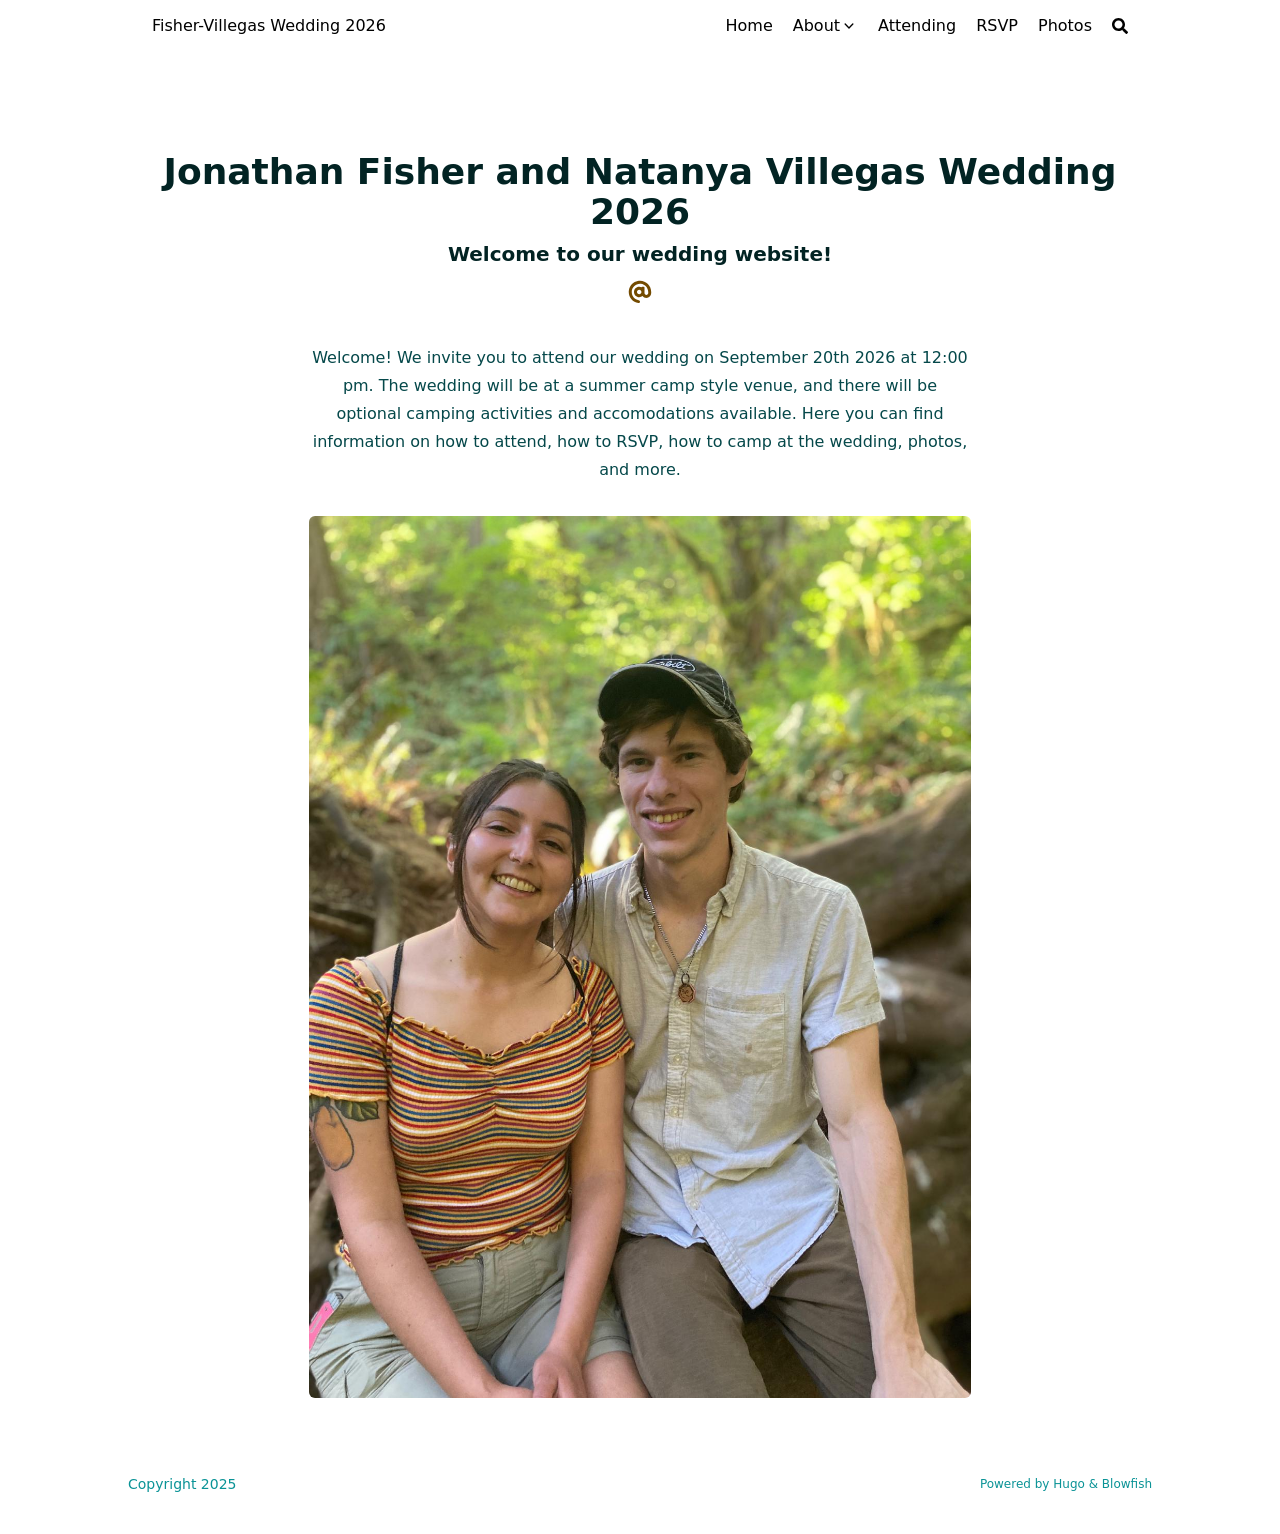
<file: index.html>
<!doctype html>
<html
  lang="en"
  dir="ltr"
  class="scroll-smooth"
  data-default-appearance="light"
  data-auto-appearance="true"><head>
	<meta name="generator" content="Hugo 0.149.0">
  <meta charset="utf-8">
  
    <meta http-equiv="content-language" content="en">
  
  <meta name="viewport" content="width=device-width, initial-scale=1.0">
  <meta http-equiv="X-UA-Compatible" content="ie=edge">
  <meta name="theme-color">

  
  <title>Fisher-Villegas Wedding 2026</title>
    <meta name="title" content="Fisher-Villegas Wedding 2026">

  
  <meta name="description" content="My awesome website">
  
  
  
  <link rel="canonical" href="/">
  
      <link rel="alternate" type="application/rss+xml" href="/index.xml" title="Fisher-Villegas Wedding 2026" />
  
      <link rel="alternate" type="application/json" href="/index.json" title="Fisher-Villegas Wedding 2026" />
  
  
  
  
  
  
  
  
  
  
    
    
  
  
  <link
    type="text/css"
    rel="stylesheet"
    href="/css/main.bundle.min.0aa66857f04d6227991f8569ee3f696c177a013dd3d6143012922731d3c39399de2d27cdfc6acd08d117e744866d55031b97e3de1606413230615f7bd757d579.css"
    integrity="sha512-CqZoV/BNYieZH4Vp7j9pbBd6AT3T1hQwEpInMdPDk5neLSfN/GrNCNEX50SGbVUDG5fj3hYGQTIwYV9711fVeQ==">

  
  
  <script
    type="text/javascript"
    src="/js/appearance.min.516a16745bea5a9bd011138d254cc0fd3973cd55ce6e15f3dec763e7c7c2c7448f8fe7b54cca811cb821b0c7e12cd161caace1dd794ac3d34d40937cbcc9ee12.js"
    integrity="sha512-UWoWdFvqWpvQERONJUzA/TlzzVXObhXz3sdj58fCx0SPj&#43;e1TMqBHLghsMfhLNFhyqzh3XlKw9NNQJN8vMnuEg=="></script>
  
  
    
    
    
  
  
  
  
  
  
  
  
  
  
    
    <script
      defer
      type="text/javascript"
      id="script-bundle"
      src="/js/main.bundle.min.a187118b41a60744310065c567365de85730c8495301d0ebae41810cc6f7a47432b1de7d4f3b11338959f1ac50c266be6b4b73acf6bf770016eb59b602cc1aa0.js"
      integrity="sha512-oYcRi0GmB0QxAGXFZzZd6FcwyElTAdDrrkGBDMb3pHQysd59TzsRM4lZ8axQwma&#43;a0tzrPa/dwAW61m2AswaoA=="
      data-copy="Copy"
      data-copied="Copied"></script>
  
  
    
    <script src="/lib/zoom/zoom.min.umd.a527109b68c082a70f3697716dd72a9d5aa8b545cf800cecbbc7399f2ca6f6e0ce3e431f2062b48bbfa47c9ea42822714060bef309be073f49b9c0e30d318d7b.js" integrity="sha512-pScQm2jAgqcPNpdxbdcqnVqotUXPgAzsu8c5nyym9uDOPkMfIGK0i7&#43;kfJ6kKCJxQGC&#43;8wm&#43;Bz9JucDjDTGNew=="></script>
  

  
  
    <link rel="apple-touch-icon" sizes="180x180" href="/apple-touch-icon.png">
    <link rel="icon" type="image/png" sizes="32x32" href="/favicon-32x32.png">
    <link rel="icon" type="image/png" sizes="16x16" href="/favicon-16x16.png">
    <link rel="manifest" href="/site.webmanifest">
  

  
  
  
  
  
  

  
  <meta property="og:url" content="/">
  <meta property="og:site_name" content="Fisher-Villegas Wedding 2026">
  <meta property="og:title" content="homepage">
  <meta property="og:description" content="My awesome website">
  <meta property="og:locale" content="en">
  <meta property="og:type" content="website">

  
  <meta name="twitter:card" content="summary">
  <meta name="twitter:title" content="homepage">
  <meta name="twitter:description" content="My awesome website">

  <script type="application/ld+json">
  {
    "@context": "https://schema.org",
    "@type": "WebSite",
    "@id": "\/",
    "name": "Fisher-Villegas Wedding 2026",
    "description": "My awesome website",
    "inLanguage": "en",
    "url": "\/",
    
    "publisher" : {
      "@type": "Person",
      "name": "Jonathan Fisher and Natanya Villegas Wedding 2026"
    }
  }
  </script>



  
  
    <meta name="author" content="Jonathan Fisher and Natanya Villegas Wedding 2026">
  
  
    
      
        
      
    
  

  
  

<script src="/lib/jquery/jquery.slim.min.b0dca576e87d7eaa5850ae4e61759c065786cdb6489d68fcc82240539eebd5da522bdb4fda085ffd245808c8fe2acb2516408eb774ef26b5f6015fc6737c0ea8.js" integrity="sha512-sNylduh9fqpYUK5OYXWcBleGzbZInWj8yCJAU57r1dpSK9tP2ghf/SRYCMj&#43;KsslFkCOt3TvJrX2AV/Gc3wOqA=="></script>























  
  





  
  

  
  

  
  

  
  
</head>
<body
    class="flex flex-col h-screen px-6 m-auto text-lg leading-7 max-w-7xl bg-neutral text-neutral-900 dark:bg-neutral-800 dark:text-neutral sm:px-14 md:px-24 lg:px-32 scrollbar-thin scrollbar-track-neutral-200 scrollbar-thumb-neutral-400 dark:scrollbar-track-neutral-800 dark:scrollbar-thumb-neutral-600">
    <div id="the-top" class="absolute flex self-center">
      <a
        class="px-3 py-1 text-sm -translate-y-8 rounded-b-lg bg-primary-200 focus:translate-y-0 dark:bg-neutral-600"
        href="#main-content">
        <span class="font-bold text-primary-600 ltr:pr-2 rtl:pl-2 dark:text-primary-400">&darr;</span>
        Skip to main content
      </a>
    </div>
    
    
      <div class="min-h-[148px]"></div>
<div class="fixed inset-x-0 pl-[24px] pr-[24px] z-100">
  <div
    id="menu-blur"
    class="absolute opacity-0 inset-x-0 top-0 h-full single_hero_background nozoom bg-neutral dark:bg-neutral-800"></div>
  <div class="relative max-w-[64rem] ml-auto mr-auto">
    













<div
  class="main-menu flex items-center justify-between px-4 py-6 sm:px-6 md:justify-start gap-x-3 pt-[2px] pr-0 pb-[3px] pl-0">
  
  
    
    

  <div class="flex flex-1 items-center justify-between">
    <nav class="flex space-x-3">
      
        <a href="/" class="text-base font-medium text-gray-500 hover:text-gray-900">
          Fisher-Villegas Wedding 2026
        </a>
      
    </nav>
    
  <nav class="hidden md:flex items-center gap-x-5 md:ml-12 h-12">
    
      
        
  <a
  href="/"
  
  class="flex items-center text-gray-500 hover:text-primary-600 dark:hover:text-primary-400">
  
  <p class="text-base font-medium" title="homepage">
    Home
  </p>
</a>



      
        
  <div>
  <div class="cursor-pointer flex items-center nested-menu">
    
    <a
      
      class="text-base font-medium text-gray-500 hover:text-primary-600 dark:hover:text-primary-400"
      title="">
      <p>
        About
      </p>
    </a>
    <span>
      <span class="relative block icon"><svg
  xmlns="http://www.w3.org/2000/svg"
  viewBox="0 0 20 20"
  fill="currentColor"
  aria-hidden="true"
>
  <path
    fill-rule="evenodd"
    d="M5.23 7.21a.75.75 0 011.06.02L10 11.168l3.71-3.938a.75.75 0 111.08 1.04l-4.25 4.5a.75.75 0 01-1.08 0l-4.25-4.5a.75.75 0 01.02-1.06z"
    clip-rule="evenodd"
  />
</svg>
</span>
    </span>
  </div>
  <div class="absolute menuhide">
    <div class="pt-2 p-5 mt-2 rounded-xl backdrop-blur shadow-2xl">
      <div class="flex flex-col space-y-3">
        
          <a
            href="/home/about/couple/"
            
            class="flex items-center text-gray-500 hover:text-primary-600 dark:hover:text-primary-400">
            
            <p class="text-sm font-sm" title="About">
              About the couple
            </p>
          </a>
        
          <a
            href="/home/about/location/"
            
            class="flex items-center text-gray-500 hover:text-primary-600 dark:hover:text-primary-400">
            
            <p class="text-sm font-sm" title="Location">
              Location
            </p>
          </a>
        
          <a
            href="/home/about/accom/"
            
            class="flex items-center text-gray-500 hover:text-primary-600 dark:hover:text-primary-400">
            
            <p class="text-sm font-sm" title="Accommodations">
              Accommodations
            </p>
          </a>
        
          <a
            href="/home/about/schedule/"
            
            class="flex items-center text-gray-500 hover:text-primary-600 dark:hover:text-primary-400">
            
            <p class="text-sm font-sm" title="Schedule">
              Schedule
            </p>
          </a>
        
          <a
            href="/home/about/gifts/"
            
            class="flex items-center text-gray-500 hover:text-primary-600 dark:hover:text-primary-400">
            
            <p class="text-sm font-sm" title="Gifts">
              Gifts
            </p>
          </a>
        
      </div>
    </div>
  </div>
</div>



      
        
  <a
  href="/home/attending/"
  
  class="flex items-center text-gray-500 hover:text-primary-600 dark:hover:text-primary-400">
  
  <p class="text-base font-medium" title="Attending">
    Attending
  </p>
</a>



      
        
  <a
  href="/home/rsvp/"
  
  class="flex items-center text-gray-500 hover:text-primary-600 dark:hover:text-primary-400">
  
  <p class="text-base font-medium" title="RSVP">
    RSVP
  </p>
</a>



      
        
  <a
  href="/home/photos/"
  
  class="flex items-center text-gray-500 hover:text-primary-600 dark:hover:text-primary-400">
  
  <p class="text-base font-medium" title="Photos">
    Photos
  </p>
</a>



      
    

    

    

    
      <button
        id="search-button"
        aria-label="Search"
        class="text-base hover:text-primary-600 dark:hover:text-primary-400"
        title="Search (/)">
        <span class="relative block icon"><svg aria-hidden="true" focusable="false" data-prefix="fas" data-icon="search" class="svg-inline--fa fa-search fa-w-16" role="img" xmlns="http://www.w3.org/2000/svg" viewBox="0 0 512 512"><path fill="currentColor" d="M505 442.7L405.3 343c-4.5-4.5-10.6-7-17-7H372c27.6-35.3 44-79.7 44-128C416 93.1 322.9 0 208 0S0 93.1 0 208s93.1 208 208 208c48.3 0 92.7-16.4 128-44v16.3c0 6.4 2.5 12.5 7 17l99.7 99.7c9.4 9.4 24.6 9.4 33.9 0l28.3-28.3c9.4-9.4 9.4-24.6.1-34zM208 336c-70.7 0-128-57.2-128-128 0-70.7 57.2-128 128-128 70.7 0 128 57.2 128 128 0 70.7-57.2 128-128 128z"/></svg>
</span>
      </button>
    

    
  </nav>

    
  <div class="flex md:hidden items-center gap-x-5 md:ml-12 h-12">
    <span></span>

    

    

    
      <button
        id="search-button-mobile"
        aria-label="Search"
        class="text-base hover:text-primary-600 dark:hover:text-primary-400"
        title="Search (/)">
        <span class="relative block icon"><svg aria-hidden="true" focusable="false" data-prefix="fas" data-icon="search" class="svg-inline--fa fa-search fa-w-16" role="img" xmlns="http://www.w3.org/2000/svg" viewBox="0 0 512 512"><path fill="currentColor" d="M505 442.7L405.3 343c-4.5-4.5-10.6-7-17-7H372c27.6-35.3 44-79.7 44-128C416 93.1 322.9 0 208 0S0 93.1 0 208s93.1 208 208 208c48.3 0 92.7-16.4 128-44v16.3c0 6.4 2.5 12.5 7 17l99.7 99.7c9.4 9.4 24.6 9.4 33.9 0l28.3-28.3c9.4-9.4 9.4-24.6.1-34zM208 336c-70.7 0-128-57.2-128-128 0-70.7 57.2-128 128-128 70.7 0 128 57.2 128 128 0 70.7-57.2 128-128 128z"/></svg>
</span>
      </button>
    

    
  </div>

  </div>
  
  <div class="-my-2 md:hidden">
    <div id="menu-button" class="block">
      
        <div class="cursor-pointer hover:text-primary-600 dark:hover:text-primary-400">
          <span class="relative block icon"><svg xmlns="http://www.w3.org/2000/svg" viewBox="0 0 448 512"><path fill="currentColor" d="M0 96C0 78.33 14.33 64 32 64H416C433.7 64 448 78.33 448 96C448 113.7 433.7 128 416 128H32C14.33 128 0 113.7 0 96zM0 256C0 238.3 14.33 224 32 224H416C433.7 224 448 238.3 448 256C448 273.7 433.7 288 416 288H32C14.33 288 0 273.7 0 256zM416 448H32C14.33 448 0 433.7 0 416C0 398.3 14.33 384 32 384H416C433.7 384 448 398.3 448 416C448 433.7 433.7 448 416 448z"/></svg>
</span>
        </div>
        <div
          id="menu-wrapper"
          class="fixed inset-0 z-30 invisible w-screen h-screen m-0 overflow-auto transition-opacity opacity-0 cursor-default bg-neutral-100/50 backdrop-blur-sm dark:bg-neutral-900/50 pt-[5px]">
          <ul
            class="flex space-y-2 mt-3 flex-col items-end w-full px-6 py-6 mx-auto overflow-visible list-none ltr:text-right rtl:text-left max-w-7xl">
            <li id="menu-close-button">
              <span
                class="cursor-pointer inline-block align-text-bottom hover:text-primary-600 dark:hover:text-primary-400">
                <span class="relative block icon"><svg xmlns="http://www.w3.org/2000/svg" viewBox="0 0 320 512"><path fill="currentColor" d="M310.6 361.4c12.5 12.5 12.5 32.75 0 45.25C304.4 412.9 296.2 416 288 416s-16.38-3.125-22.62-9.375L160 301.3L54.63 406.6C48.38 412.9 40.19 416 32 416S15.63 412.9 9.375 406.6c-12.5-12.5-12.5-32.75 0-45.25l105.4-105.4L9.375 150.6c-12.5-12.5-12.5-32.75 0-45.25s32.75-12.5 45.25 0L160 210.8l105.4-105.4c12.5-12.5 32.75-12.5 45.25 0s12.5 32.75 0 45.25l-105.4 105.4L310.6 361.4z"/></svg>
</span>
              </span>
            </li>

            
              
  <li class="mt-1">
  <a
    href="/"
    
    class="flex items-center text-gray-500 hover:text-primary-600 dark:hover:text-primary-400">
    
    <p class="text-bg font-bg" title="homepage">
      Home
    </p>
  </a>
</li>



            
              
  <li class="mt-1">
  <a
    href=""
    class="flex items-center text-gray-500 hover:text-primary-600 dark:hover:text-primary-400">
    
    <p class="text-bg font-bg" title="">
      About
    </p>
    <span>
      <span class="relative block icon"><svg
  xmlns="http://www.w3.org/2000/svg"
  viewBox="0 0 20 20"
  fill="currentColor"
  aria-hidden="true"
>
  <path
    fill-rule="evenodd"
    d="M5.23 7.21a.75.75 0 011.06.02L10 11.168l3.71-3.938a.75.75 0 111.08 1.04l-4.25 4.5a.75.75 0 01-1.08 0l-4.25-4.5a.75.75 0 01.02-1.06z"
    clip-rule="evenodd"
  />
</svg>
</span>
    </span>
  </a>
</li>

  <li class="mt-1">
    <a
      href="/home/about/couple/"
      
      class="flex items-center text-gray-500 hover:text-primary-600 dark:hover:text-primary-400">
      
      <p class="text-sm font-small" title="About">
        About the couple
      </p>
    </a>
  </li>

  <li class="mt-1">
    <a
      href="/home/about/location/"
      
      class="flex items-center text-gray-500 hover:text-primary-600 dark:hover:text-primary-400">
      
      <p class="text-sm font-small" title="Location">
        Location
      </p>
    </a>
  </li>

  <li class="mt-1">
    <a
      href="/home/about/accom/"
      
      class="flex items-center text-gray-500 hover:text-primary-600 dark:hover:text-primary-400">
      
      <p class="text-sm font-small" title="Accommodations">
        Accommodations
      </p>
    </a>
  </li>

  <li class="mt-1">
    <a
      href="/home/about/schedule/"
      
      class="flex items-center text-gray-500 hover:text-primary-600 dark:hover:text-primary-400">
      
      <p class="text-sm font-small" title="Schedule">
        Schedule
      </p>
    </a>
  </li>

  <li class="mt-1">
    <a
      href="/home/about/gifts/"
      
      class="flex items-center text-gray-500 hover:text-primary-600 dark:hover:text-primary-400">
      
      <p class="text-sm font-small" title="Gifts">
        Gifts
      </p>
    </a>
  </li>

<li class="mb-2"></li>



            
              
  <li class="mt-1">
  <a
    href="/home/attending/"
    
    class="flex items-center text-gray-500 hover:text-primary-600 dark:hover:text-primary-400">
    
    <p class="text-bg font-bg" title="Attending">
      Attending
    </p>
  </a>
</li>



            
              
  <li class="mt-1">
  <a
    href="/home/rsvp/"
    
    class="flex items-center text-gray-500 hover:text-primary-600 dark:hover:text-primary-400">
    
    <p class="text-bg font-bg" title="RSVP">
      RSVP
    </p>
  </a>
</li>



            
              
  <li class="mt-1">
  <a
    href="/home/photos/"
    
    class="flex items-center text-gray-500 hover:text-primary-600 dark:hover:text-primary-400">
    
    <p class="text-bg font-bg" title="Photos">
      Photos
    </p>
  </a>
</li>



            

          </ul>
          
        </div>
      
    </div>
  </div>

</div>




  <script>
    (function () {
      var $mainmenu = $(".main-menu");
      var path = window.location.pathname;
      $mainmenu.find('a[href="' + path + '"]').each(function (i, e) {
        $(e).children("p").addClass("active");
      });
    })();
  </script>


  </div>
</div>


<script
  type="text/javascript"
  src="/js/background-blur.min.0ad33cb9c066f652728b2cc09c9ceaf32645544f48e8b6b38f120d86f433ed997da275a49e6151fe0176430c45376812708d84727f3f969101fb44a4345b3f34.js"
  integrity="sha512-CtM8ucBm9lJyiyzAnJzq8yZFVE9I6LazjxINhvQz7Zl9onWknmFR/gF2QwxFN2gScI2Ecn8/lpEB&#43;0SkNFs/NA=="
  data-target-id="menu-blur"></script>

    
    <div class="relative flex flex-col grow">
      <main id="main-content" class="grow">
        
  
  
    
<article class="prose dark:prose-invert max-w-full">
  <div class="relative">
    <div class="absolute inset-x-0 bottom-0 h-1/2 bg-gray-100"></div>
    <div class="mx-auto max-w-7xl p-0">
      <div class="relative sm:overflow-hidden">
        <div class="fixed inset-x-0 top-0 -z-10">
          
          
            
              
            
          
          
            
              
            
          
          
        </div>
        <div class="relative flex flex-col items-center justify-center px-1 py-1 text-center">
          
          <h1 class="mb-2 text-4xl font-extrabold text-neutral-800 dark:text-neutral-200">
            Jonathan Fisher and Natanya Villegas Wedding 2026
          </h1>
          
            <h2 class="mt-0 mb-0 text-xl text-neutral-800 dark:text-neutral-300">
              Welcome to our wedding website!
            </h2>
          
          <div class="mt-3 mb-10 text-2xl">
            
              <div class="flex flex-wrap">
                
                  
                    <a
                      class="hover:text-primary-400 text-primary-800 dark:text-primary-200 px-1"
                      href="mailto:villagefish2026@gmail.com"
                      target="_blank"
                      aria-label="Email"
                      rel="me noopener noreferrer"
                      ><span class="relative block icon"><svg xmlns="http://www.w3.org/2000/svg" viewBox="0 0 512 512"><path fill="currentColor" d="M207.8 20.73c-93.45 18.32-168.7 93.66-187 187.1c-27.64 140.9 68.65 266.2 199.1 285.1c19.01 2.888 36.17-12.26 36.17-31.49l.0001-.6631c0-15.74-11.44-28.88-26.84-31.24c-84.35-12.98-149.2-86.13-149.2-174.2c0-102.9 88.61-185.5 193.4-175.4c91.54 8.869 158.6 91.25 158.6 183.2l0 16.16c0 22.09-17.94 40.05-40 40.05s-40.01-17.96-40.01-40.05v-120.1c0-8.847-7.161-16.02-16.01-16.02l-31.98 .0036c-7.299 0-13.2 4.992-15.12 11.68c-24.85-12.15-54.24-16.38-86.06-5.106c-38.75 13.73-68.12 48.91-73.72 89.64c-9.483 69.01 43.81 128 110.9 128c26.44 0 50.43-9.544 69.59-24.88c24 31.3 65.23 48.69 109.4 37.49C465.2 369.3 496 324.1 495.1 277.2V256.3C495.1 107.1 361.2-9.332 207.8 20.73zM239.1 304.3c-26.47 0-48-21.56-48-48.05s21.53-48.05 48-48.05s48 21.56 48 48.05S266.5 304.3 239.1 304.3z"/></svg>
</span></a
                    >
                  
                
              </div>
            
          </div>
          <section class="prose dark:prose-invert w-full"><p>Welcome! We invite you to attend our wedding on September 20th 2026 at 12:00 pm. The wedding will be at a summer camp style venue, and there will be optional camping activities and accomodations available. Here you can find information on how to attend, how to RSVP, how to camp at the wedding, photos, and more.</p>
<p>






<figure>
      <img
    class="my-0 rounded-md"
    loading="lazy"
    decoding="async"
    fetchpriority="low"
    alt="Alt text"
    srcset="
      /img/IMG_1548_hu_19bfcf93936381f7.jpg  330w,
      /img/IMG_1548_hu_2e72d3ff93832484.jpg  660w,
      /img/IMG_1548_hu_4abf1738758cd333.jpg 1280w
    "
    data-zoom-src="/img/IMG_1548.jpg"
    src="/img/IMG_1548.jpg">

  
</figure>
</p>
</section>
        </div>
      </div>
    </div>
  </div>
</article>
<section>
  



</section>


  

        <div id="top-scroller" class="pointer-events-none absolute top-[110vh] bottom-0 w-12 ltr:right-0 rtl:left-0 z-10">
  <a
    href="#the-top"
    class="pointer-events-auto sticky top-[calc(100vh-5.5rem)] flex h-12 w-12 mb-16 items-center justify-center rounded-full bg-neutral/50 text-xl text-neutral-700 hover:text-primary-600 dark:bg-neutral-800/50 dark:text-neutral dark:hover:text-primary-400"
    aria-label="Scroll to top"
    title="Scroll to top">
    &uarr;
  </a>
</div>

      </main><footer id="site-footer" class="py-10 print:hidden">
  
  
  <div class="flex items-center justify-between">
    
    
      <p class="text-sm text-neutral-500 dark:text-neutral-400">
          Copyright 2025
      </p>
    

    
    
      <p class="text-xs text-neutral-500 dark:text-neutral-400">
        
        
        Powered by <a class="hover:underline hover:decoration-primary-400 hover:text-primary-500"
          href="https://gohugo.io/" target="_blank" rel="noopener noreferrer">Hugo</a> &amp; <a class="hover:underline hover:decoration-primary-400 hover:text-primary-500"
          href="https://blowfish.page/" target="_blank" rel="noopener noreferrer">Blowfish</a>
      </p>
    
  </div>
  
    <script>
      mediumZoom(document.querySelectorAll("img:not(.nozoom)"), {
        margin: 24,
        background: "rgba(0,0,0,0.5)",
        scrollOffset: 0,
      });
    </script>
  
  
  
  <script
    type="text/javascript"
    src="/js/process.min.ee03488f19c93c2efb199e2e3014ea5f3cb2ce7d45154adb3399a158cac27ca52831db249ede5bb602700ef87eb02434139de0858af1818ab0fb4182472204a4.js"
    integrity="sha512-7gNIjxnJPC77GZ4uMBTqXzyyzn1FFUrbM5mhWMrCfKUoMdsknt5btgJwDvh&#43;sCQ0E53ghYrxgYqw&#43;0GCRyIEpA=="></script>
  
  
</footer>
<div
  id="search-wrapper"
  class="invisible fixed inset-0 flex h-screen w-screen cursor-default flex-col bg-neutral-500/50 p-4 backdrop-blur-sm dark:bg-neutral-900/50 sm:p-6 md:p-[10vh] lg:p-[12vh] z-500"
  data-url="/">
  <div
    id="search-modal"
    class="flex flex-col w-full max-w-3xl min-h-0 mx-auto border rounded-md shadow-lg top-20 border-neutral-200 bg-neutral dark:border-neutral-700 dark:bg-neutral-800">
    <header class="relative z-10 flex items-center justify-between flex-none px-2">
      <form class="flex items-center flex-auto min-w-0">
        <div class="flex items-center justify-center w-8 h-8 text-neutral-400">
          <span class="relative block icon"><svg aria-hidden="true" focusable="false" data-prefix="fas" data-icon="search" class="svg-inline--fa fa-search fa-w-16" role="img" xmlns="http://www.w3.org/2000/svg" viewBox="0 0 512 512"><path fill="currentColor" d="M505 442.7L405.3 343c-4.5-4.5-10.6-7-17-7H372c27.6-35.3 44-79.7 44-128C416 93.1 322.9 0 208 0S0 93.1 0 208s93.1 208 208 208c48.3 0 92.7-16.4 128-44v16.3c0 6.4 2.5 12.5 7 17l99.7 99.7c9.4 9.4 24.6 9.4 33.9 0l28.3-28.3c9.4-9.4 9.4-24.6.1-34zM208 336c-70.7 0-128-57.2-128-128 0-70.7 57.2-128 128-128 70.7 0 128 57.2 128 128 0 70.7-57.2 128-128 128z"/></svg>
</span>
        </div>
        <input
          type="search"
          id="search-query"
          class="flex flex-auto h-12 mx-1 bg-transparent appearance-none focus:outline-dotted focus:outline-2 focus:outline-transparent"
          placeholder="Search"
          tabindex="0">
      </form>
      <button
        id="close-search-button"
        class="flex items-center justify-center w-8 h-8 text-neutral-700 hover:text-primary-600 dark:text-neutral dark:hover:text-primary-400"
        title="Close (Esc)">
        <span class="relative block icon"><svg xmlns="http://www.w3.org/2000/svg" viewBox="0 0 320 512"><path fill="currentColor" d="M310.6 361.4c12.5 12.5 12.5 32.75 0 45.25C304.4 412.9 296.2 416 288 416s-16.38-3.125-22.62-9.375L160 301.3L54.63 406.6C48.38 412.9 40.19 416 32 416S15.63 412.9 9.375 406.6c-12.5-12.5-12.5-32.75 0-45.25l105.4-105.4L9.375 150.6c-12.5-12.5-12.5-32.75 0-45.25s32.75-12.5 45.25 0L160 210.8l105.4-105.4c12.5-12.5 32.75-12.5 45.25 0s12.5 32.75 0 45.25l-105.4 105.4L310.6 361.4z"/></svg>
</span>
      </button>
    </header>
    <section class="flex-auto px-2 overflow-auto">
      <ul id="search-results">
        
      </ul>
    </section>
  </div>
</div>

    </div>
  </body>
  
</html>
</file>
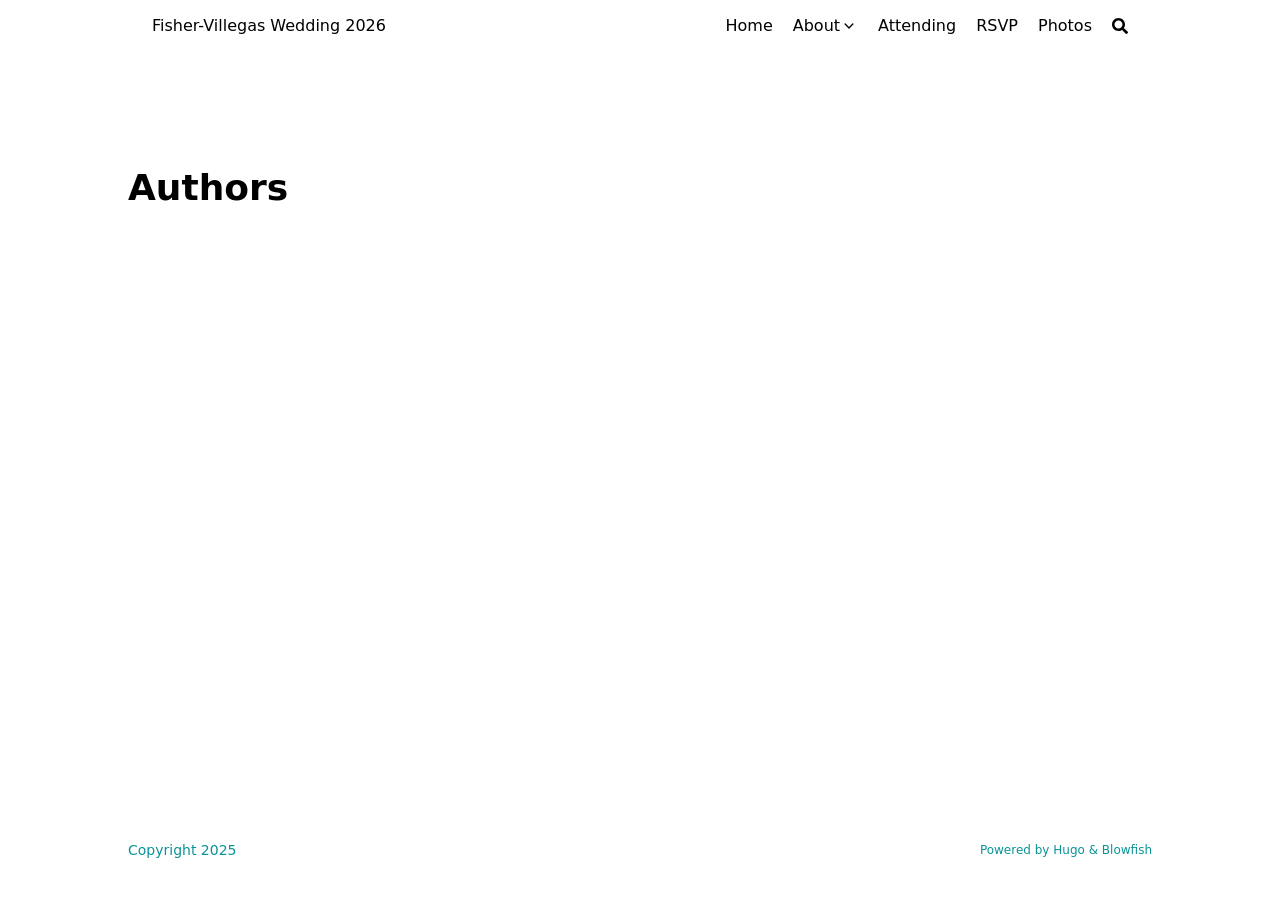
<file: authors/index.html>
<!doctype html>
<html
  lang="en"
  dir="ltr"
  class="scroll-smooth"
  data-default-appearance="light"
  data-auto-appearance="true"><head>
  <meta charset="utf-8">
  
    <meta http-equiv="content-language" content="en">
  
  <meta name="viewport" content="width=device-width, initial-scale=1.0">
  <meta http-equiv="X-UA-Compatible" content="ie=edge">
  <meta name="theme-color">

  
  <title>Authors &middot; Fisher-Villegas Wedding 2026</title>
    <meta name="title" content="Authors &middot; Fisher-Villegas Wedding 2026">

  
  <meta name="description" content="My awesome website">
  
  
  
  <link rel="canonical" href="/authors/">
  
      <link rel="alternate" type="application/rss+xml" href="/authors/index.xml" title="Fisher-Villegas Wedding 2026" />
  
  
  
  
  
  
  
  
  
  
    
    
  
  
  <link
    type="text/css"
    rel="stylesheet"
    href="/css/main.bundle.min.0aa66857f04d6227991f8569ee3f696c177a013dd3d6143012922731d3c39399de2d27cdfc6acd08d117e744866d55031b97e3de1606413230615f7bd757d579.css"
    integrity="sha512-CqZoV/BNYieZH4Vp7j9pbBd6AT3T1hQwEpInMdPDk5neLSfN/GrNCNEX50SGbVUDG5fj3hYGQTIwYV9711fVeQ==">

  
  
  <script
    type="text/javascript"
    src="/js/appearance.min.516a16745bea5a9bd011138d254cc0fd3973cd55ce6e15f3dec763e7c7c2c7448f8fe7b54cca811cb821b0c7e12cd161caace1dd794ac3d34d40937cbcc9ee12.js"
    integrity="sha512-UWoWdFvqWpvQERONJUzA/TlzzVXObhXz3sdj58fCx0SPj&#43;e1TMqBHLghsMfhLNFhyqzh3XlKw9NNQJN8vMnuEg=="></script>
  
  
    
    
    
  
  
  
  
  
  
  
  
  
  
    
    <script
      defer
      type="text/javascript"
      id="script-bundle"
      src="/js/main.bundle.min.a187118b41a60744310065c567365de85730c8495301d0ebae41810cc6f7a47432b1de7d4f3b11338959f1ac50c266be6b4b73acf6bf770016eb59b602cc1aa0.js"
      integrity="sha512-oYcRi0GmB0QxAGXFZzZd6FcwyElTAdDrrkGBDMb3pHQysd59TzsRM4lZ8axQwma&#43;a0tzrPa/dwAW61m2AswaoA=="
      data-copy="Copy"
      data-copied="Copied"></script>
  
  
    
    <script src="/lib/zoom/zoom.min.umd.a527109b68c082a70f3697716dd72a9d5aa8b545cf800cecbbc7399f2ca6f6e0ce3e431f2062b48bbfa47c9ea42822714060bef309be073f49b9c0e30d318d7b.js" integrity="sha512-pScQm2jAgqcPNpdxbdcqnVqotUXPgAzsu8c5nyym9uDOPkMfIGK0i7&#43;kfJ6kKCJxQGC&#43;8wm&#43;Bz9JucDjDTGNew=="></script>
  

  
  
    <link rel="apple-touch-icon" sizes="180x180" href="/apple-touch-icon.png">
    <link rel="icon" type="image/png" sizes="32x32" href="/favicon-32x32.png">
    <link rel="icon" type="image/png" sizes="16x16" href="/favicon-16x16.png">
    <link rel="manifest" href="/site.webmanifest">
  

  
  
  
  
  
  

  
  <meta property="og:url" content="/authors/">
  <meta property="og:site_name" content="Fisher-Villegas Wedding 2026">
  <meta property="og:title" content="Authors">
  <meta property="og:description" content="My awesome website">
  <meta property="og:locale" content="en">
  <meta property="og:type" content="website">

  
  <meta name="twitter:card" content="summary">
  <meta name="twitter:title" content="Authors">
  <meta name="twitter:description" content="My awesome website">

  


  
  
    <meta name="author" content="Jonathan Fisher and Natanya Villegas Wedding 2026">
  
  
    
      
        
      
    
  

  
  

<script src="/lib/jquery/jquery.slim.min.b0dca576e87d7eaa5850ae4e61759c065786cdb6489d68fcc82240539eebd5da522bdb4fda085ffd245808c8fe2acb2516408eb774ef26b5f6015fc6737c0ea8.js" integrity="sha512-sNylduh9fqpYUK5OYXWcBleGzbZInWj8yCJAU57r1dpSK9tP2ghf/SRYCMj&#43;KsslFkCOt3TvJrX2AV/Gc3wOqA=="></script>























  
  





  
  

  
  

  
  

  
  
</head>
<body
    class="flex flex-col h-screen px-6 m-auto text-lg leading-7 max-w-7xl bg-neutral text-neutral-900 dark:bg-neutral-800 dark:text-neutral sm:px-14 md:px-24 lg:px-32 scrollbar-thin scrollbar-track-neutral-200 scrollbar-thumb-neutral-400 dark:scrollbar-track-neutral-800 dark:scrollbar-thumb-neutral-600">
    <div id="the-top" class="absolute flex self-center">
      <a
        class="px-3 py-1 text-sm -translate-y-8 rounded-b-lg bg-primary-200 focus:translate-y-0 dark:bg-neutral-600"
        href="#main-content">
        <span class="font-bold text-primary-600 ltr:pr-2 rtl:pl-2 dark:text-primary-400">&darr;</span>
        Skip to main content
      </a>
    </div>
    
    
      <div class="min-h-[148px]"></div>
<div class="fixed inset-x-0 pl-[24px] pr-[24px] z-100">
  <div
    id="menu-blur"
    class="absolute opacity-0 inset-x-0 top-0 h-full single_hero_background nozoom bg-neutral dark:bg-neutral-800"></div>
  <div class="relative max-w-[64rem] ml-auto mr-auto">
    













<div
  class="main-menu flex items-center justify-between px-4 py-6 sm:px-6 md:justify-start gap-x-3 pt-[2px] pr-0 pb-[3px] pl-0">
  
  
    
    

  <div class="flex flex-1 items-center justify-between">
    <nav class="flex space-x-3">
      
        <a href="/" class="text-base font-medium text-gray-500 hover:text-gray-900">
          Fisher-Villegas Wedding 2026
        </a>
      
    </nav>
    
  <nav class="hidden md:flex items-center gap-x-5 md:ml-12 h-12">
    
      
        
  <a
  href="/"
  
  class="flex items-center text-gray-500 hover:text-primary-600 dark:hover:text-primary-400">
  
  <p class="text-base font-medium" title="homepage">
    Home
  </p>
</a>



      
        
  <div>
  <div class="cursor-pointer flex items-center nested-menu">
    
    <a
      
      class="text-base font-medium text-gray-500 hover:text-primary-600 dark:hover:text-primary-400"
      title="">
      <p>
        About
      </p>
    </a>
    <span>
      <span class="relative block icon"><svg
  xmlns="http://www.w3.org/2000/svg"
  viewBox="0 0 20 20"
  fill="currentColor"
  aria-hidden="true"
>
  <path
    fill-rule="evenodd"
    d="M5.23 7.21a.75.75 0 011.06.02L10 11.168l3.71-3.938a.75.75 0 111.08 1.04l-4.25 4.5a.75.75 0 01-1.08 0l-4.25-4.5a.75.75 0 01.02-1.06z"
    clip-rule="evenodd"
  />
</svg>
</span>
    </span>
  </div>
  <div class="absolute menuhide">
    <div class="pt-2 p-5 mt-2 rounded-xl backdrop-blur shadow-2xl">
      <div class="flex flex-col space-y-3">
        
          <a
            href="/home/about/couple/"
            
            class="flex items-center text-gray-500 hover:text-primary-600 dark:hover:text-primary-400">
            
            <p class="text-sm font-sm" title="About">
              About the couple
            </p>
          </a>
        
          <a
            href="/home/about/location/"
            
            class="flex items-center text-gray-500 hover:text-primary-600 dark:hover:text-primary-400">
            
            <p class="text-sm font-sm" title="Location">
              Location
            </p>
          </a>
        
          <a
            href="/home/about/accom/"
            
            class="flex items-center text-gray-500 hover:text-primary-600 dark:hover:text-primary-400">
            
            <p class="text-sm font-sm" title="Accommodations">
              Accommodations
            </p>
          </a>
        
          <a
            href="/home/about/schedule/"
            
            class="flex items-center text-gray-500 hover:text-primary-600 dark:hover:text-primary-400">
            
            <p class="text-sm font-sm" title="Schedule">
              Schedule
            </p>
          </a>
        
          <a
            href="/home/about/gifts/"
            
            class="flex items-center text-gray-500 hover:text-primary-600 dark:hover:text-primary-400">
            
            <p class="text-sm font-sm" title="Gifts">
              Gifts
            </p>
          </a>
        
      </div>
    </div>
  </div>
</div>



      
        
  <a
  href="/home/attending/"
  
  class="flex items-center text-gray-500 hover:text-primary-600 dark:hover:text-primary-400">
  
  <p class="text-base font-medium" title="Attending">
    Attending
  </p>
</a>



      
        
  <a
  href="/home/rsvp/"
  
  class="flex items-center text-gray-500 hover:text-primary-600 dark:hover:text-primary-400">
  
  <p class="text-base font-medium" title="RSVP">
    RSVP
  </p>
</a>



      
        
  <a
  href="/home/photos/"
  
  class="flex items-center text-gray-500 hover:text-primary-600 dark:hover:text-primary-400">
  
  <p class="text-base font-medium" title="Photos">
    Photos
  </p>
</a>



      
    

    

    

    
      <button
        id="search-button"
        aria-label="Search"
        class="text-base hover:text-primary-600 dark:hover:text-primary-400"
        title="Search (/)">
        <span class="relative block icon"><svg aria-hidden="true" focusable="false" data-prefix="fas" data-icon="search" class="svg-inline--fa fa-search fa-w-16" role="img" xmlns="http://www.w3.org/2000/svg" viewBox="0 0 512 512"><path fill="currentColor" d="M505 442.7L405.3 343c-4.5-4.5-10.6-7-17-7H372c27.6-35.3 44-79.7 44-128C416 93.1 322.9 0 208 0S0 93.1 0 208s93.1 208 208 208c48.3 0 92.7-16.4 128-44v16.3c0 6.4 2.5 12.5 7 17l99.7 99.7c9.4 9.4 24.6 9.4 33.9 0l28.3-28.3c9.4-9.4 9.4-24.6.1-34zM208 336c-70.7 0-128-57.2-128-128 0-70.7 57.2-128 128-128 70.7 0 128 57.2 128 128 0 70.7-57.2 128-128 128z"/></svg>
</span>
      </button>
    

    
  </nav>

    
  <div class="flex md:hidden items-center gap-x-5 md:ml-12 h-12">
    <span></span>

    

    

    
      <button
        id="search-button-mobile"
        aria-label="Search"
        class="text-base hover:text-primary-600 dark:hover:text-primary-400"
        title="Search (/)">
        <span class="relative block icon"><svg aria-hidden="true" focusable="false" data-prefix="fas" data-icon="search" class="svg-inline--fa fa-search fa-w-16" role="img" xmlns="http://www.w3.org/2000/svg" viewBox="0 0 512 512"><path fill="currentColor" d="M505 442.7L405.3 343c-4.5-4.5-10.6-7-17-7H372c27.6-35.3 44-79.7 44-128C416 93.1 322.9 0 208 0S0 93.1 0 208s93.1 208 208 208c48.3 0 92.7-16.4 128-44v16.3c0 6.4 2.5 12.5 7 17l99.7 99.7c9.4 9.4 24.6 9.4 33.9 0l28.3-28.3c9.4-9.4 9.4-24.6.1-34zM208 336c-70.7 0-128-57.2-128-128 0-70.7 57.2-128 128-128 70.7 0 128 57.2 128 128 0 70.7-57.2 128-128 128z"/></svg>
</span>
      </button>
    

    
  </div>

  </div>
  
  <div class="-my-2 md:hidden">
    <div id="menu-button" class="block">
      
        <div class="cursor-pointer hover:text-primary-600 dark:hover:text-primary-400">
          <span class="relative block icon"><svg xmlns="http://www.w3.org/2000/svg" viewBox="0 0 448 512"><path fill="currentColor" d="M0 96C0 78.33 14.33 64 32 64H416C433.7 64 448 78.33 448 96C448 113.7 433.7 128 416 128H32C14.33 128 0 113.7 0 96zM0 256C0 238.3 14.33 224 32 224H416C433.7 224 448 238.3 448 256C448 273.7 433.7 288 416 288H32C14.33 288 0 273.7 0 256zM416 448H32C14.33 448 0 433.7 0 416C0 398.3 14.33 384 32 384H416C433.7 384 448 398.3 448 416C448 433.7 433.7 448 416 448z"/></svg>
</span>
        </div>
        <div
          id="menu-wrapper"
          class="fixed inset-0 z-30 invisible w-screen h-screen m-0 overflow-auto transition-opacity opacity-0 cursor-default bg-neutral-100/50 backdrop-blur-sm dark:bg-neutral-900/50 pt-[5px]">
          <ul
            class="flex space-y-2 mt-3 flex-col items-end w-full px-6 py-6 mx-auto overflow-visible list-none ltr:text-right rtl:text-left max-w-7xl">
            <li id="menu-close-button">
              <span
                class="cursor-pointer inline-block align-text-bottom hover:text-primary-600 dark:hover:text-primary-400">
                <span class="relative block icon"><svg xmlns="http://www.w3.org/2000/svg" viewBox="0 0 320 512"><path fill="currentColor" d="M310.6 361.4c12.5 12.5 12.5 32.75 0 45.25C304.4 412.9 296.2 416 288 416s-16.38-3.125-22.62-9.375L160 301.3L54.63 406.6C48.38 412.9 40.19 416 32 416S15.63 412.9 9.375 406.6c-12.5-12.5-12.5-32.75 0-45.25l105.4-105.4L9.375 150.6c-12.5-12.5-12.5-32.75 0-45.25s32.75-12.5 45.25 0L160 210.8l105.4-105.4c12.5-12.5 32.75-12.5 45.25 0s12.5 32.75 0 45.25l-105.4 105.4L310.6 361.4z"/></svg>
</span>
              </span>
            </li>

            
              
  <li class="mt-1">
  <a
    href="/"
    
    class="flex items-center text-gray-500 hover:text-primary-600 dark:hover:text-primary-400">
    
    <p class="text-bg font-bg" title="homepage">
      Home
    </p>
  </a>
</li>



            
              
  <li class="mt-1">
  <a
    href=""
    class="flex items-center text-gray-500 hover:text-primary-600 dark:hover:text-primary-400">
    
    <p class="text-bg font-bg" title="">
      About
    </p>
    <span>
      <span class="relative block icon"><svg
  xmlns="http://www.w3.org/2000/svg"
  viewBox="0 0 20 20"
  fill="currentColor"
  aria-hidden="true"
>
  <path
    fill-rule="evenodd"
    d="M5.23 7.21a.75.75 0 011.06.02L10 11.168l3.71-3.938a.75.75 0 111.08 1.04l-4.25 4.5a.75.75 0 01-1.08 0l-4.25-4.5a.75.75 0 01.02-1.06z"
    clip-rule="evenodd"
  />
</svg>
</span>
    </span>
  </a>
</li>

  <li class="mt-1">
    <a
      href="/home/about/couple/"
      
      class="flex items-center text-gray-500 hover:text-primary-600 dark:hover:text-primary-400">
      
      <p class="text-sm font-small" title="About">
        About the couple
      </p>
    </a>
  </li>

  <li class="mt-1">
    <a
      href="/home/about/location/"
      
      class="flex items-center text-gray-500 hover:text-primary-600 dark:hover:text-primary-400">
      
      <p class="text-sm font-small" title="Location">
        Location
      </p>
    </a>
  </li>

  <li class="mt-1">
    <a
      href="/home/about/accom/"
      
      class="flex items-center text-gray-500 hover:text-primary-600 dark:hover:text-primary-400">
      
      <p class="text-sm font-small" title="Accommodations">
        Accommodations
      </p>
    </a>
  </li>

  <li class="mt-1">
    <a
      href="/home/about/schedule/"
      
      class="flex items-center text-gray-500 hover:text-primary-600 dark:hover:text-primary-400">
      
      <p class="text-sm font-small" title="Schedule">
        Schedule
      </p>
    </a>
  </li>

  <li class="mt-1">
    <a
      href="/home/about/gifts/"
      
      class="flex items-center text-gray-500 hover:text-primary-600 dark:hover:text-primary-400">
      
      <p class="text-sm font-small" title="Gifts">
        Gifts
      </p>
    </a>
  </li>

<li class="mb-2"></li>



            
              
  <li class="mt-1">
  <a
    href="/home/attending/"
    
    class="flex items-center text-gray-500 hover:text-primary-600 dark:hover:text-primary-400">
    
    <p class="text-bg font-bg" title="Attending">
      Attending
    </p>
  </a>
</li>



            
              
  <li class="mt-1">
  <a
    href="/home/rsvp/"
    
    class="flex items-center text-gray-500 hover:text-primary-600 dark:hover:text-primary-400">
    
    <p class="text-bg font-bg" title="RSVP">
      RSVP
    </p>
  </a>
</li>



            
              
  <li class="mt-1">
  <a
    href="/home/photos/"
    
    class="flex items-center text-gray-500 hover:text-primary-600 dark:hover:text-primary-400">
    
    <p class="text-bg font-bg" title="Photos">
      Photos
    </p>
  </a>
</li>



            

          </ul>
          
        </div>
      
    </div>
  </div>

</div>




  <script>
    (function () {
      var $mainmenu = $(".main-menu");
      var path = window.location.pathname;
      $mainmenu.find('a[href="' + path + '"]').each(function (i, e) {
        $(e).children("p").addClass("active");
      });
    })();
  </script>


  </div>
</div>


<script
  type="text/javascript"
  src="/js/background-blur.min.0ad33cb9c066f652728b2cc09c9ceaf32645544f48e8b6b38f120d86f433ed997da275a49e6151fe0176430c45376812708d84727f3f969101fb44a4345b3f34.js"
  integrity="sha512-CtM8ucBm9lJyiyzAnJzq8yZFVE9I6LazjxINhvQz7Zl9onWknmFR/gF2QwxFN2gScI2Ecn8/lpEB&#43;0SkNFs/NA=="
  data-target-id="menu-blur"></script>

    
    <div class="relative flex flex-col grow">
      <main id="main-content" class="grow">
        
  
  <header>
    
    <h1 class="mt-5 text-4xl font-extrabold text-neutral-900 dark:text-neutral">Authors</h1>
    <div class="mt-1 mb-2 text-base text-neutral-500 dark:text-neutral-400 print:hidden">
      





  
  



  

  

  

  

  


  <div class="flex flex-row flex-wrap items-center">
    
    
  </div>


    </div>
  </header>
  

  

    <section class="flex flex-wrap max-w-prose -mx-2 overflow-hidden">
      
    </section>
  


        
      </main><footer id="site-footer" class="py-10 print:hidden">
  
  
  <div class="flex items-center justify-between">
    
    
      <p class="text-sm text-neutral-500 dark:text-neutral-400">
          Copyright 2025
      </p>
    

    
    
      <p class="text-xs text-neutral-500 dark:text-neutral-400">
        
        
        Powered by <a class="hover:underline hover:decoration-primary-400 hover:text-primary-500"
          href="https://gohugo.io/" target="_blank" rel="noopener noreferrer">Hugo</a> &amp; <a class="hover:underline hover:decoration-primary-400 hover:text-primary-500"
          href="https://blowfish.page/" target="_blank" rel="noopener noreferrer">Blowfish</a>
      </p>
    
  </div>
  
    <script>
      mediumZoom(document.querySelectorAll("img:not(.nozoom)"), {
        margin: 24,
        background: "rgba(0,0,0,0.5)",
        scrollOffset: 0,
      });
    </script>
  
  
  
  <script
    type="text/javascript"
    src="/js/process.min.ee03488f19c93c2efb199e2e3014ea5f3cb2ce7d45154adb3399a158cac27ca52831db249ede5bb602700ef87eb02434139de0858af1818ab0fb4182472204a4.js"
    integrity="sha512-7gNIjxnJPC77GZ4uMBTqXzyyzn1FFUrbM5mhWMrCfKUoMdsknt5btgJwDvh&#43;sCQ0E53ghYrxgYqw&#43;0GCRyIEpA=="></script>
  
  
</footer>
<div
  id="search-wrapper"
  class="invisible fixed inset-0 flex h-screen w-screen cursor-default flex-col bg-neutral-500/50 p-4 backdrop-blur-sm dark:bg-neutral-900/50 sm:p-6 md:p-[10vh] lg:p-[12vh] z-500"
  data-url="/">
  <div
    id="search-modal"
    class="flex flex-col w-full max-w-3xl min-h-0 mx-auto border rounded-md shadow-lg top-20 border-neutral-200 bg-neutral dark:border-neutral-700 dark:bg-neutral-800">
    <header class="relative z-10 flex items-center justify-between flex-none px-2">
      <form class="flex items-center flex-auto min-w-0">
        <div class="flex items-center justify-center w-8 h-8 text-neutral-400">
          <span class="relative block icon"><svg aria-hidden="true" focusable="false" data-prefix="fas" data-icon="search" class="svg-inline--fa fa-search fa-w-16" role="img" xmlns="http://www.w3.org/2000/svg" viewBox="0 0 512 512"><path fill="currentColor" d="M505 442.7L405.3 343c-4.5-4.5-10.6-7-17-7H372c27.6-35.3 44-79.7 44-128C416 93.1 322.9 0 208 0S0 93.1 0 208s93.1 208 208 208c48.3 0 92.7-16.4 128-44v16.3c0 6.4 2.5 12.5 7 17l99.7 99.7c9.4 9.4 24.6 9.4 33.9 0l28.3-28.3c9.4-9.4 9.4-24.6.1-34zM208 336c-70.7 0-128-57.2-128-128 0-70.7 57.2-128 128-128 70.7 0 128 57.2 128 128 0 70.7-57.2 128-128 128z"/></svg>
</span>
        </div>
        <input
          type="search"
          id="search-query"
          class="flex flex-auto h-12 mx-1 bg-transparent appearance-none focus:outline-dotted focus:outline-2 focus:outline-transparent"
          placeholder="Search"
          tabindex="0">
      </form>
      <button
        id="close-search-button"
        class="flex items-center justify-center w-8 h-8 text-neutral-700 hover:text-primary-600 dark:text-neutral dark:hover:text-primary-400"
        title="Close (Esc)">
        <span class="relative block icon"><svg xmlns="http://www.w3.org/2000/svg" viewBox="0 0 320 512"><path fill="currentColor" d="M310.6 361.4c12.5 12.5 12.5 32.75 0 45.25C304.4 412.9 296.2 416 288 416s-16.38-3.125-22.62-9.375L160 301.3L54.63 406.6C48.38 412.9 40.19 416 32 416S15.63 412.9 9.375 406.6c-12.5-12.5-12.5-32.75 0-45.25l105.4-105.4L9.375 150.6c-12.5-12.5-12.5-32.75 0-45.25s32.75-12.5 45.25 0L160 210.8l105.4-105.4c12.5-12.5 32.75-12.5 45.25 0s12.5 32.75 0 45.25l-105.4 105.4L310.6 361.4z"/></svg>
</span>
      </button>
    </header>
    <section class="flex-auto px-2 overflow-auto">
      <ul id="search-results">
        
      </ul>
    </section>
  </div>
</div>

    </div>
  </body>
  
</html>
</file>
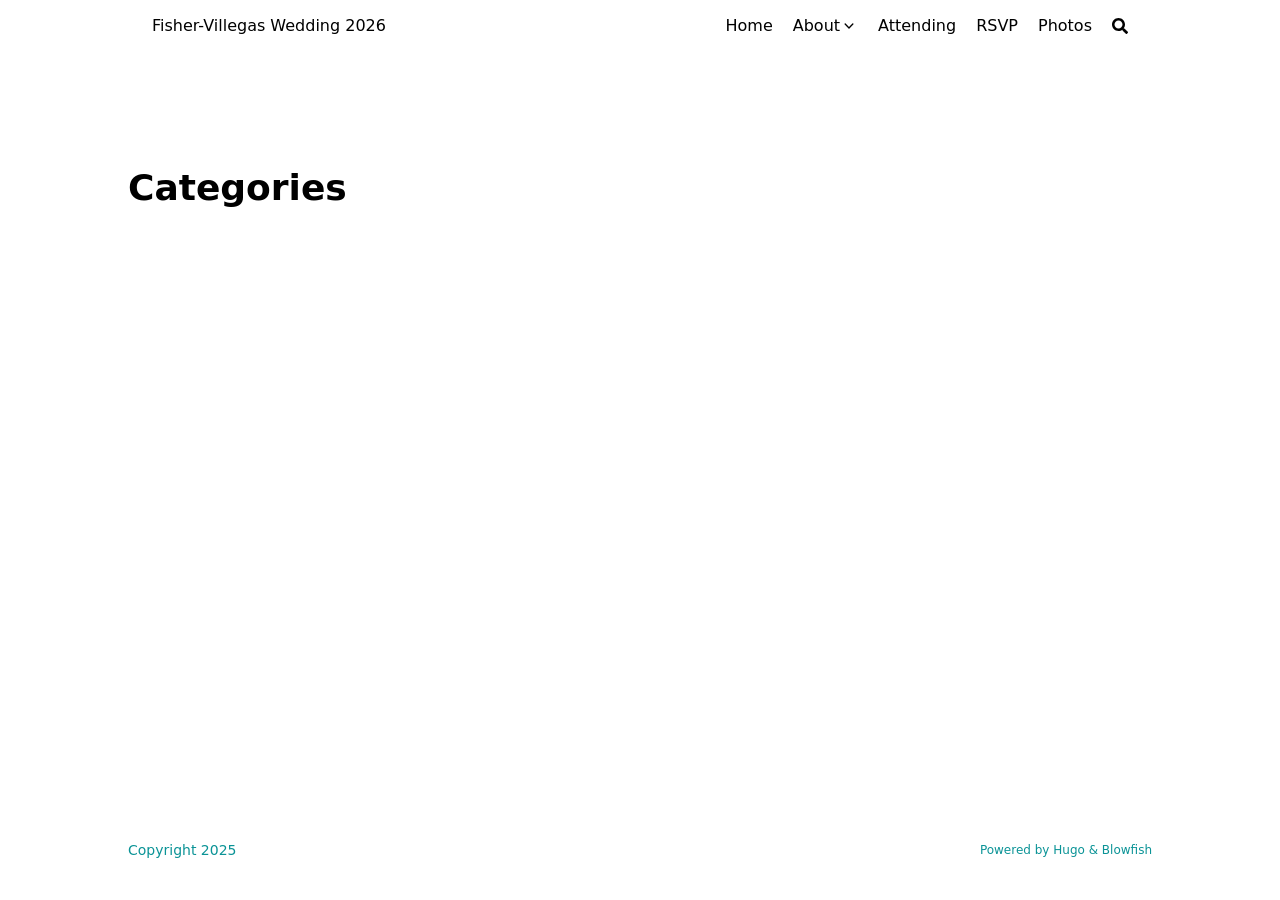
<file: categories/index.html>
<!doctype html>
<html
  lang="en"
  dir="ltr"
  class="scroll-smooth"
  data-default-appearance="light"
  data-auto-appearance="true"><head>
  <meta charset="utf-8">
  
    <meta http-equiv="content-language" content="en">
  
  <meta name="viewport" content="width=device-width, initial-scale=1.0">
  <meta http-equiv="X-UA-Compatible" content="ie=edge">
  <meta name="theme-color">

  
  <title>Categories &middot; Fisher-Villegas Wedding 2026</title>
    <meta name="title" content="Categories &middot; Fisher-Villegas Wedding 2026">

  
  <meta name="description" content="My awesome website">
  
  
  
  <link rel="canonical" href="/categories/">
  
      <link rel="alternate" type="application/rss+xml" href="/categories/index.xml" title="Fisher-Villegas Wedding 2026" />
  
  
  
  
  
  
  
  
  
  
    
    
  
  
  <link
    type="text/css"
    rel="stylesheet"
    href="/css/main.bundle.min.0aa66857f04d6227991f8569ee3f696c177a013dd3d6143012922731d3c39399de2d27cdfc6acd08d117e744866d55031b97e3de1606413230615f7bd757d579.css"
    integrity="sha512-CqZoV/BNYieZH4Vp7j9pbBd6AT3T1hQwEpInMdPDk5neLSfN/GrNCNEX50SGbVUDG5fj3hYGQTIwYV9711fVeQ==">

  
  
  <script
    type="text/javascript"
    src="/js/appearance.min.516a16745bea5a9bd011138d254cc0fd3973cd55ce6e15f3dec763e7c7c2c7448f8fe7b54cca811cb821b0c7e12cd161caace1dd794ac3d34d40937cbcc9ee12.js"
    integrity="sha512-UWoWdFvqWpvQERONJUzA/TlzzVXObhXz3sdj58fCx0SPj&#43;e1TMqBHLghsMfhLNFhyqzh3XlKw9NNQJN8vMnuEg=="></script>
  
  
    
    
    
  
  
  
  
  
  
  
  
  
  
    
    <script
      defer
      type="text/javascript"
      id="script-bundle"
      src="/js/main.bundle.min.a187118b41a60744310065c567365de85730c8495301d0ebae41810cc6f7a47432b1de7d4f3b11338959f1ac50c266be6b4b73acf6bf770016eb59b602cc1aa0.js"
      integrity="sha512-oYcRi0GmB0QxAGXFZzZd6FcwyElTAdDrrkGBDMb3pHQysd59TzsRM4lZ8axQwma&#43;a0tzrPa/dwAW61m2AswaoA=="
      data-copy="Copy"
      data-copied="Copied"></script>
  
  
    
    <script src="/lib/zoom/zoom.min.umd.a527109b68c082a70f3697716dd72a9d5aa8b545cf800cecbbc7399f2ca6f6e0ce3e431f2062b48bbfa47c9ea42822714060bef309be073f49b9c0e30d318d7b.js" integrity="sha512-pScQm2jAgqcPNpdxbdcqnVqotUXPgAzsu8c5nyym9uDOPkMfIGK0i7&#43;kfJ6kKCJxQGC&#43;8wm&#43;Bz9JucDjDTGNew=="></script>
  

  
  
    <link rel="apple-touch-icon" sizes="180x180" href="/apple-touch-icon.png">
    <link rel="icon" type="image/png" sizes="32x32" href="/favicon-32x32.png">
    <link rel="icon" type="image/png" sizes="16x16" href="/favicon-16x16.png">
    <link rel="manifest" href="/site.webmanifest">
  

  
  
  
  
  
  

  
  <meta property="og:url" content="/categories/">
  <meta property="og:site_name" content="Fisher-Villegas Wedding 2026">
  <meta property="og:title" content="Categories">
  <meta property="og:description" content="My awesome website">
  <meta property="og:locale" content="en">
  <meta property="og:type" content="website">

  
  <meta name="twitter:card" content="summary">
  <meta name="twitter:title" content="Categories">
  <meta name="twitter:description" content="My awesome website">

  


  
  
    <meta name="author" content="Jonathan Fisher and Natanya Villegas Wedding 2026">
  
  
    
      
        
      
    
  

  
  

<script src="/lib/jquery/jquery.slim.min.b0dca576e87d7eaa5850ae4e61759c065786cdb6489d68fcc82240539eebd5da522bdb4fda085ffd245808c8fe2acb2516408eb774ef26b5f6015fc6737c0ea8.js" integrity="sha512-sNylduh9fqpYUK5OYXWcBleGzbZInWj8yCJAU57r1dpSK9tP2ghf/SRYCMj&#43;KsslFkCOt3TvJrX2AV/Gc3wOqA=="></script>























  
  





  
  

  
  

  
  

  
  
</head>
<body
    class="flex flex-col h-screen px-6 m-auto text-lg leading-7 max-w-7xl bg-neutral text-neutral-900 dark:bg-neutral-800 dark:text-neutral sm:px-14 md:px-24 lg:px-32 scrollbar-thin scrollbar-track-neutral-200 scrollbar-thumb-neutral-400 dark:scrollbar-track-neutral-800 dark:scrollbar-thumb-neutral-600">
    <div id="the-top" class="absolute flex self-center">
      <a
        class="px-3 py-1 text-sm -translate-y-8 rounded-b-lg bg-primary-200 focus:translate-y-0 dark:bg-neutral-600"
        href="#main-content">
        <span class="font-bold text-primary-600 ltr:pr-2 rtl:pl-2 dark:text-primary-400">&darr;</span>
        Skip to main content
      </a>
    </div>
    
    
      <div class="min-h-[148px]"></div>
<div class="fixed inset-x-0 pl-[24px] pr-[24px] z-100">
  <div
    id="menu-blur"
    class="absolute opacity-0 inset-x-0 top-0 h-full single_hero_background nozoom bg-neutral dark:bg-neutral-800"></div>
  <div class="relative max-w-[64rem] ml-auto mr-auto">
    













<div
  class="main-menu flex items-center justify-between px-4 py-6 sm:px-6 md:justify-start gap-x-3 pt-[2px] pr-0 pb-[3px] pl-0">
  
  
    
    

  <div class="flex flex-1 items-center justify-between">
    <nav class="flex space-x-3">
      
        <a href="/" class="text-base font-medium text-gray-500 hover:text-gray-900">
          Fisher-Villegas Wedding 2026
        </a>
      
    </nav>
    
  <nav class="hidden md:flex items-center gap-x-5 md:ml-12 h-12">
    
      
        
  <a
  href="/"
  
  class="flex items-center text-gray-500 hover:text-primary-600 dark:hover:text-primary-400">
  
  <p class="text-base font-medium" title="homepage">
    Home
  </p>
</a>



      
        
  <div>
  <div class="cursor-pointer flex items-center nested-menu">
    
    <a
      
      class="text-base font-medium text-gray-500 hover:text-primary-600 dark:hover:text-primary-400"
      title="">
      <p>
        About
      </p>
    </a>
    <span>
      <span class="relative block icon"><svg
  xmlns="http://www.w3.org/2000/svg"
  viewBox="0 0 20 20"
  fill="currentColor"
  aria-hidden="true"
>
  <path
    fill-rule="evenodd"
    d="M5.23 7.21a.75.75 0 011.06.02L10 11.168l3.71-3.938a.75.75 0 111.08 1.04l-4.25 4.5a.75.75 0 01-1.08 0l-4.25-4.5a.75.75 0 01.02-1.06z"
    clip-rule="evenodd"
  />
</svg>
</span>
    </span>
  </div>
  <div class="absolute menuhide">
    <div class="pt-2 p-5 mt-2 rounded-xl backdrop-blur shadow-2xl">
      <div class="flex flex-col space-y-3">
        
          <a
            href="/home/about/couple/"
            
            class="flex items-center text-gray-500 hover:text-primary-600 dark:hover:text-primary-400">
            
            <p class="text-sm font-sm" title="About">
              About the couple
            </p>
          </a>
        
          <a
            href="/home/about/location/"
            
            class="flex items-center text-gray-500 hover:text-primary-600 dark:hover:text-primary-400">
            
            <p class="text-sm font-sm" title="Location">
              Location
            </p>
          </a>
        
          <a
            href="/home/about/accom/"
            
            class="flex items-center text-gray-500 hover:text-primary-600 dark:hover:text-primary-400">
            
            <p class="text-sm font-sm" title="Accommodations">
              Accommodations
            </p>
          </a>
        
          <a
            href="/home/about/schedule/"
            
            class="flex items-center text-gray-500 hover:text-primary-600 dark:hover:text-primary-400">
            
            <p class="text-sm font-sm" title="Schedule">
              Schedule
            </p>
          </a>
        
          <a
            href="/home/about/gifts/"
            
            class="flex items-center text-gray-500 hover:text-primary-600 dark:hover:text-primary-400">
            
            <p class="text-sm font-sm" title="Gifts">
              Gifts
            </p>
          </a>
        
      </div>
    </div>
  </div>
</div>



      
        
  <a
  href="/home/attending/"
  
  class="flex items-center text-gray-500 hover:text-primary-600 dark:hover:text-primary-400">
  
  <p class="text-base font-medium" title="Attending">
    Attending
  </p>
</a>



      
        
  <a
  href="/home/rsvp/"
  
  class="flex items-center text-gray-500 hover:text-primary-600 dark:hover:text-primary-400">
  
  <p class="text-base font-medium" title="RSVP">
    RSVP
  </p>
</a>



      
        
  <a
  href="/home/photos/"
  
  class="flex items-center text-gray-500 hover:text-primary-600 dark:hover:text-primary-400">
  
  <p class="text-base font-medium" title="Photos">
    Photos
  </p>
</a>



      
    

    

    

    
      <button
        id="search-button"
        aria-label="Search"
        class="text-base hover:text-primary-600 dark:hover:text-primary-400"
        title="Search (/)">
        <span class="relative block icon"><svg aria-hidden="true" focusable="false" data-prefix="fas" data-icon="search" class="svg-inline--fa fa-search fa-w-16" role="img" xmlns="http://www.w3.org/2000/svg" viewBox="0 0 512 512"><path fill="currentColor" d="M505 442.7L405.3 343c-4.5-4.5-10.6-7-17-7H372c27.6-35.3 44-79.7 44-128C416 93.1 322.9 0 208 0S0 93.1 0 208s93.1 208 208 208c48.3 0 92.7-16.4 128-44v16.3c0 6.4 2.5 12.5 7 17l99.7 99.7c9.4 9.4 24.6 9.4 33.9 0l28.3-28.3c9.4-9.4 9.4-24.6.1-34zM208 336c-70.7 0-128-57.2-128-128 0-70.7 57.2-128 128-128 70.7 0 128 57.2 128 128 0 70.7-57.2 128-128 128z"/></svg>
</span>
      </button>
    

    
  </nav>

    
  <div class="flex md:hidden items-center gap-x-5 md:ml-12 h-12">
    <span></span>

    

    

    
      <button
        id="search-button-mobile"
        aria-label="Search"
        class="text-base hover:text-primary-600 dark:hover:text-primary-400"
        title="Search (/)">
        <span class="relative block icon"><svg aria-hidden="true" focusable="false" data-prefix="fas" data-icon="search" class="svg-inline--fa fa-search fa-w-16" role="img" xmlns="http://www.w3.org/2000/svg" viewBox="0 0 512 512"><path fill="currentColor" d="M505 442.7L405.3 343c-4.5-4.5-10.6-7-17-7H372c27.6-35.3 44-79.7 44-128C416 93.1 322.9 0 208 0S0 93.1 0 208s93.1 208 208 208c48.3 0 92.7-16.4 128-44v16.3c0 6.4 2.5 12.5 7 17l99.7 99.7c9.4 9.4 24.6 9.4 33.9 0l28.3-28.3c9.4-9.4 9.4-24.6.1-34zM208 336c-70.7 0-128-57.2-128-128 0-70.7 57.2-128 128-128 70.7 0 128 57.2 128 128 0 70.7-57.2 128-128 128z"/></svg>
</span>
      </button>
    

    
  </div>

  </div>
  
  <div class="-my-2 md:hidden">
    <div id="menu-button" class="block">
      
        <div class="cursor-pointer hover:text-primary-600 dark:hover:text-primary-400">
          <span class="relative block icon"><svg xmlns="http://www.w3.org/2000/svg" viewBox="0 0 448 512"><path fill="currentColor" d="M0 96C0 78.33 14.33 64 32 64H416C433.7 64 448 78.33 448 96C448 113.7 433.7 128 416 128H32C14.33 128 0 113.7 0 96zM0 256C0 238.3 14.33 224 32 224H416C433.7 224 448 238.3 448 256C448 273.7 433.7 288 416 288H32C14.33 288 0 273.7 0 256zM416 448H32C14.33 448 0 433.7 0 416C0 398.3 14.33 384 32 384H416C433.7 384 448 398.3 448 416C448 433.7 433.7 448 416 448z"/></svg>
</span>
        </div>
        <div
          id="menu-wrapper"
          class="fixed inset-0 z-30 invisible w-screen h-screen m-0 overflow-auto transition-opacity opacity-0 cursor-default bg-neutral-100/50 backdrop-blur-sm dark:bg-neutral-900/50 pt-[5px]">
          <ul
            class="flex space-y-2 mt-3 flex-col items-end w-full px-6 py-6 mx-auto overflow-visible list-none ltr:text-right rtl:text-left max-w-7xl">
            <li id="menu-close-button">
              <span
                class="cursor-pointer inline-block align-text-bottom hover:text-primary-600 dark:hover:text-primary-400">
                <span class="relative block icon"><svg xmlns="http://www.w3.org/2000/svg" viewBox="0 0 320 512"><path fill="currentColor" d="M310.6 361.4c12.5 12.5 12.5 32.75 0 45.25C304.4 412.9 296.2 416 288 416s-16.38-3.125-22.62-9.375L160 301.3L54.63 406.6C48.38 412.9 40.19 416 32 416S15.63 412.9 9.375 406.6c-12.5-12.5-12.5-32.75 0-45.25l105.4-105.4L9.375 150.6c-12.5-12.5-12.5-32.75 0-45.25s32.75-12.5 45.25 0L160 210.8l105.4-105.4c12.5-12.5 32.75-12.5 45.25 0s12.5 32.75 0 45.25l-105.4 105.4L310.6 361.4z"/></svg>
</span>
              </span>
            </li>

            
              
  <li class="mt-1">
  <a
    href="/"
    
    class="flex items-center text-gray-500 hover:text-primary-600 dark:hover:text-primary-400">
    
    <p class="text-bg font-bg" title="homepage">
      Home
    </p>
  </a>
</li>



            
              
  <li class="mt-1">
  <a
    href=""
    class="flex items-center text-gray-500 hover:text-primary-600 dark:hover:text-primary-400">
    
    <p class="text-bg font-bg" title="">
      About
    </p>
    <span>
      <span class="relative block icon"><svg
  xmlns="http://www.w3.org/2000/svg"
  viewBox="0 0 20 20"
  fill="currentColor"
  aria-hidden="true"
>
  <path
    fill-rule="evenodd"
    d="M5.23 7.21a.75.75 0 011.06.02L10 11.168l3.71-3.938a.75.75 0 111.08 1.04l-4.25 4.5a.75.75 0 01-1.08 0l-4.25-4.5a.75.75 0 01.02-1.06z"
    clip-rule="evenodd"
  />
</svg>
</span>
    </span>
  </a>
</li>

  <li class="mt-1">
    <a
      href="/home/about/couple/"
      
      class="flex items-center text-gray-500 hover:text-primary-600 dark:hover:text-primary-400">
      
      <p class="text-sm font-small" title="About">
        About the couple
      </p>
    </a>
  </li>

  <li class="mt-1">
    <a
      href="/home/about/location/"
      
      class="flex items-center text-gray-500 hover:text-primary-600 dark:hover:text-primary-400">
      
      <p class="text-sm font-small" title="Location">
        Location
      </p>
    </a>
  </li>

  <li class="mt-1">
    <a
      href="/home/about/accom/"
      
      class="flex items-center text-gray-500 hover:text-primary-600 dark:hover:text-primary-400">
      
      <p class="text-sm font-small" title="Accommodations">
        Accommodations
      </p>
    </a>
  </li>

  <li class="mt-1">
    <a
      href="/home/about/schedule/"
      
      class="flex items-center text-gray-500 hover:text-primary-600 dark:hover:text-primary-400">
      
      <p class="text-sm font-small" title="Schedule">
        Schedule
      </p>
    </a>
  </li>

  <li class="mt-1">
    <a
      href="/home/about/gifts/"
      
      class="flex items-center text-gray-500 hover:text-primary-600 dark:hover:text-primary-400">
      
      <p class="text-sm font-small" title="Gifts">
        Gifts
      </p>
    </a>
  </li>

<li class="mb-2"></li>



            
              
  <li class="mt-1">
  <a
    href="/home/attending/"
    
    class="flex items-center text-gray-500 hover:text-primary-600 dark:hover:text-primary-400">
    
    <p class="text-bg font-bg" title="Attending">
      Attending
    </p>
  </a>
</li>



            
              
  <li class="mt-1">
  <a
    href="/home/rsvp/"
    
    class="flex items-center text-gray-500 hover:text-primary-600 dark:hover:text-primary-400">
    
    <p class="text-bg font-bg" title="RSVP">
      RSVP
    </p>
  </a>
</li>



            
              
  <li class="mt-1">
  <a
    href="/home/photos/"
    
    class="flex items-center text-gray-500 hover:text-primary-600 dark:hover:text-primary-400">
    
    <p class="text-bg font-bg" title="Photos">
      Photos
    </p>
  </a>
</li>



            

          </ul>
          
        </div>
      
    </div>
  </div>

</div>




  <script>
    (function () {
      var $mainmenu = $(".main-menu");
      var path = window.location.pathname;
      $mainmenu.find('a[href="' + path + '"]').each(function (i, e) {
        $(e).children("p").addClass("active");
      });
    })();
  </script>


  </div>
</div>


<script
  type="text/javascript"
  src="/js/background-blur.min.0ad33cb9c066f652728b2cc09c9ceaf32645544f48e8b6b38f120d86f433ed997da275a49e6151fe0176430c45376812708d84727f3f969101fb44a4345b3f34.js"
  integrity="sha512-CtM8ucBm9lJyiyzAnJzq8yZFVE9I6LazjxINhvQz7Zl9onWknmFR/gF2QwxFN2gScI2Ecn8/lpEB&#43;0SkNFs/NA=="
  data-target-id="menu-blur"></script>

    
    <div class="relative flex flex-col grow">
      <main id="main-content" class="grow">
        
  
  <header>
    
    <h1 class="mt-5 text-4xl font-extrabold text-neutral-900 dark:text-neutral">Categories</h1>
    <div class="mt-1 mb-2 text-base text-neutral-500 dark:text-neutral-400 print:hidden">
      





  
  



  

  

  

  

  


  <div class="flex flex-row flex-wrap items-center">
    
    
  </div>


    </div>
  </header>
  

  

    <section class="flex flex-wrap max-w-prose -mx-2 overflow-hidden">
      
    </section>
  


        
      </main><footer id="site-footer" class="py-10 print:hidden">
  
  
  <div class="flex items-center justify-between">
    
    
      <p class="text-sm text-neutral-500 dark:text-neutral-400">
          Copyright 2025
      </p>
    

    
    
      <p class="text-xs text-neutral-500 dark:text-neutral-400">
        
        
        Powered by <a class="hover:underline hover:decoration-primary-400 hover:text-primary-500"
          href="https://gohugo.io/" target="_blank" rel="noopener noreferrer">Hugo</a> &amp; <a class="hover:underline hover:decoration-primary-400 hover:text-primary-500"
          href="https://blowfish.page/" target="_blank" rel="noopener noreferrer">Blowfish</a>
      </p>
    
  </div>
  
    <script>
      mediumZoom(document.querySelectorAll("img:not(.nozoom)"), {
        margin: 24,
        background: "rgba(0,0,0,0.5)",
        scrollOffset: 0,
      });
    </script>
  
  
  
  <script
    type="text/javascript"
    src="/js/process.min.ee03488f19c93c2efb199e2e3014ea5f3cb2ce7d45154adb3399a158cac27ca52831db249ede5bb602700ef87eb02434139de0858af1818ab0fb4182472204a4.js"
    integrity="sha512-7gNIjxnJPC77GZ4uMBTqXzyyzn1FFUrbM5mhWMrCfKUoMdsknt5btgJwDvh&#43;sCQ0E53ghYrxgYqw&#43;0GCRyIEpA=="></script>
  
  
</footer>
<div
  id="search-wrapper"
  class="invisible fixed inset-0 flex h-screen w-screen cursor-default flex-col bg-neutral-500/50 p-4 backdrop-blur-sm dark:bg-neutral-900/50 sm:p-6 md:p-[10vh] lg:p-[12vh] z-500"
  data-url="/">
  <div
    id="search-modal"
    class="flex flex-col w-full max-w-3xl min-h-0 mx-auto border rounded-md shadow-lg top-20 border-neutral-200 bg-neutral dark:border-neutral-700 dark:bg-neutral-800">
    <header class="relative z-10 flex items-center justify-between flex-none px-2">
      <form class="flex items-center flex-auto min-w-0">
        <div class="flex items-center justify-center w-8 h-8 text-neutral-400">
          <span class="relative block icon"><svg aria-hidden="true" focusable="false" data-prefix="fas" data-icon="search" class="svg-inline--fa fa-search fa-w-16" role="img" xmlns="http://www.w3.org/2000/svg" viewBox="0 0 512 512"><path fill="currentColor" d="M505 442.7L405.3 343c-4.5-4.5-10.6-7-17-7H372c27.6-35.3 44-79.7 44-128C416 93.1 322.9 0 208 0S0 93.1 0 208s93.1 208 208 208c48.3 0 92.7-16.4 128-44v16.3c0 6.4 2.5 12.5 7 17l99.7 99.7c9.4 9.4 24.6 9.4 33.9 0l28.3-28.3c9.4-9.4 9.4-24.6.1-34zM208 336c-70.7 0-128-57.2-128-128 0-70.7 57.2-128 128-128 70.7 0 128 57.2 128 128 0 70.7-57.2 128-128 128z"/></svg>
</span>
        </div>
        <input
          type="search"
          id="search-query"
          class="flex flex-auto h-12 mx-1 bg-transparent appearance-none focus:outline-dotted focus:outline-2 focus:outline-transparent"
          placeholder="Search"
          tabindex="0">
      </form>
      <button
        id="close-search-button"
        class="flex items-center justify-center w-8 h-8 text-neutral-700 hover:text-primary-600 dark:text-neutral dark:hover:text-primary-400"
        title="Close (Esc)">
        <span class="relative block icon"><svg xmlns="http://www.w3.org/2000/svg" viewBox="0 0 320 512"><path fill="currentColor" d="M310.6 361.4c12.5 12.5 12.5 32.75 0 45.25C304.4 412.9 296.2 416 288 416s-16.38-3.125-22.62-9.375L160 301.3L54.63 406.6C48.38 412.9 40.19 416 32 416S15.63 412.9 9.375 406.6c-12.5-12.5-12.5-32.75 0-45.25l105.4-105.4L9.375 150.6c-12.5-12.5-12.5-32.75 0-45.25s32.75-12.5 45.25 0L160 210.8l105.4-105.4c12.5-12.5 32.75-12.5 45.25 0s12.5 32.75 0 45.25l-105.4 105.4L310.6 361.4z"/></svg>
</span>
      </button>
    </header>
    <section class="flex-auto px-2 overflow-auto">
      <ul id="search-results">
        
      </ul>
    </section>
  </div>
</div>

    </div>
  </body>
  
</html>
</file>
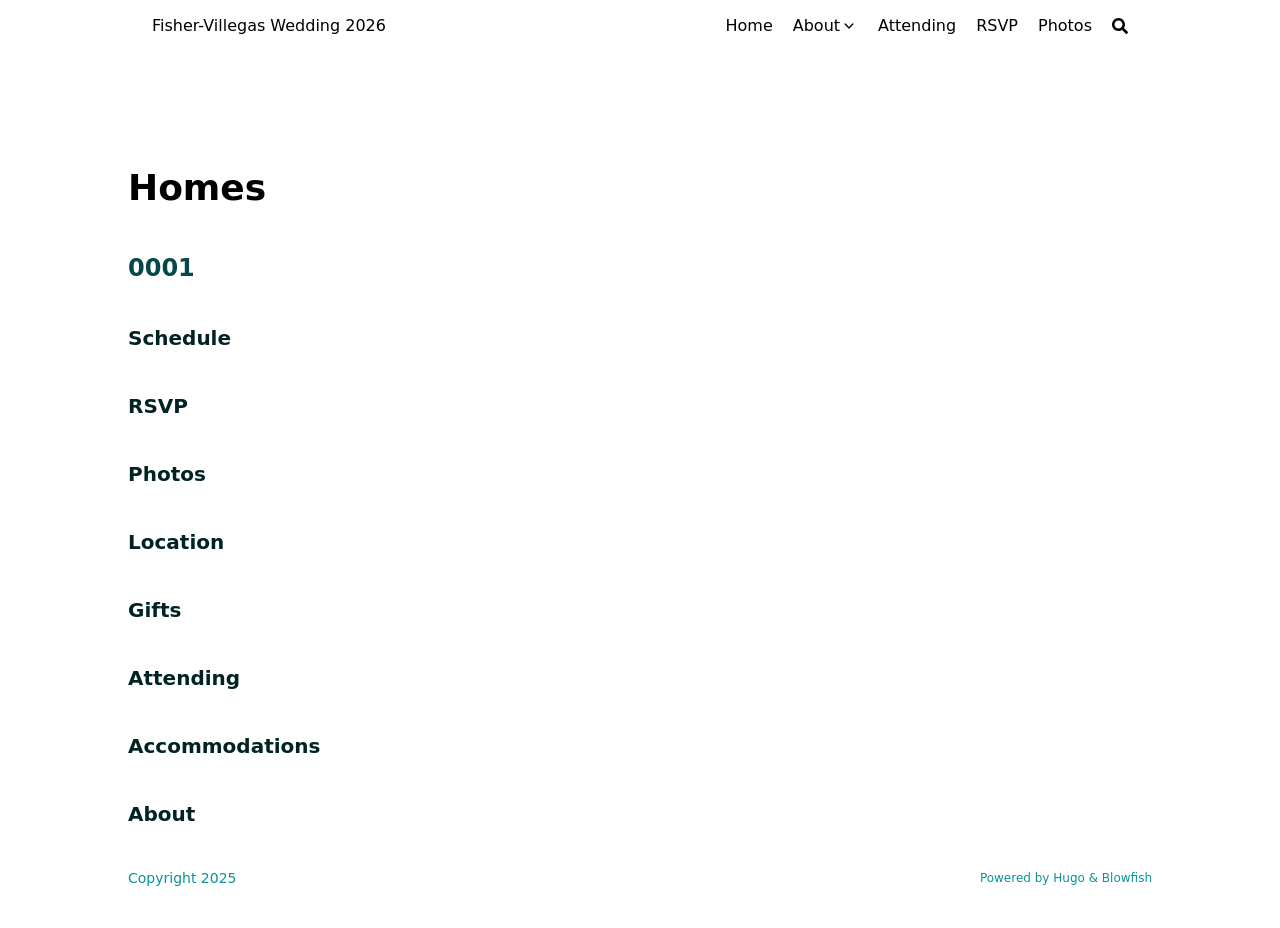
<file: home/index.html>
<!doctype html>
<html
  lang="en"
  dir="ltr"
  class="scroll-smooth"
  data-default-appearance="light"
  data-auto-appearance="true"><head>
  <meta charset="utf-8">
  
    <meta http-equiv="content-language" content="en">
  
  <meta name="viewport" content="width=device-width, initial-scale=1.0">
  <meta http-equiv="X-UA-Compatible" content="ie=edge">
  <meta name="theme-color">

  
  <title>Homes &middot; Fisher-Villegas Wedding 2026</title>
    <meta name="title" content="Homes &middot; Fisher-Villegas Wedding 2026">

  
  <meta name="description" content="My awesome website">
  
  
  
  <link rel="canonical" href="/home/">
  
      <link rel="alternate" type="application/rss+xml" href="/home/index.xml" title="Fisher-Villegas Wedding 2026" />
  
  
  
  
  
  
  
  
  
  
    
    
  
  
  <link
    type="text/css"
    rel="stylesheet"
    href="/css/main.bundle.min.0aa66857f04d6227991f8569ee3f696c177a013dd3d6143012922731d3c39399de2d27cdfc6acd08d117e744866d55031b97e3de1606413230615f7bd757d579.css"
    integrity="sha512-CqZoV/BNYieZH4Vp7j9pbBd6AT3T1hQwEpInMdPDk5neLSfN/GrNCNEX50SGbVUDG5fj3hYGQTIwYV9711fVeQ==">

  
  
  <script
    type="text/javascript"
    src="/js/appearance.min.516a16745bea5a9bd011138d254cc0fd3973cd55ce6e15f3dec763e7c7c2c7448f8fe7b54cca811cb821b0c7e12cd161caace1dd794ac3d34d40937cbcc9ee12.js"
    integrity="sha512-UWoWdFvqWpvQERONJUzA/TlzzVXObhXz3sdj58fCx0SPj&#43;e1TMqBHLghsMfhLNFhyqzh3XlKw9NNQJN8vMnuEg=="></script>
  
  
    
    
    
  
  
  
  
  
  
  
  
  
  
    
    <script
      defer
      type="text/javascript"
      id="script-bundle"
      src="/js/main.bundle.min.a187118b41a60744310065c567365de85730c8495301d0ebae41810cc6f7a47432b1de7d4f3b11338959f1ac50c266be6b4b73acf6bf770016eb59b602cc1aa0.js"
      integrity="sha512-oYcRi0GmB0QxAGXFZzZd6FcwyElTAdDrrkGBDMb3pHQysd59TzsRM4lZ8axQwma&#43;a0tzrPa/dwAW61m2AswaoA=="
      data-copy="Copy"
      data-copied="Copied"></script>
  
  
    
    <script src="/lib/zoom/zoom.min.umd.a527109b68c082a70f3697716dd72a9d5aa8b545cf800cecbbc7399f2ca6f6e0ce3e431f2062b48bbfa47c9ea42822714060bef309be073f49b9c0e30d318d7b.js" integrity="sha512-pScQm2jAgqcPNpdxbdcqnVqotUXPgAzsu8c5nyym9uDOPkMfIGK0i7&#43;kfJ6kKCJxQGC&#43;8wm&#43;Bz9JucDjDTGNew=="></script>
  

  
  
    <link rel="apple-touch-icon" sizes="180x180" href="/apple-touch-icon.png">
    <link rel="icon" type="image/png" sizes="32x32" href="/favicon-32x32.png">
    <link rel="icon" type="image/png" sizes="16x16" href="/favicon-16x16.png">
    <link rel="manifest" href="/site.webmanifest">
  

  
  
  
  
  
  

  
  <meta property="og:url" content="/home/">
  <meta property="og:site_name" content="Fisher-Villegas Wedding 2026">
  <meta property="og:title" content="Homes">
  <meta property="og:description" content="My awesome website">
  <meta property="og:locale" content="en">
  <meta property="og:type" content="website">

  
  <meta name="twitter:card" content="summary">
  <meta name="twitter:title" content="Homes">
  <meta name="twitter:description" content="My awesome website">

  


  
  
    <meta name="author" content="Jonathan Fisher and Natanya Villegas Wedding 2026">
  
  
    
      
        
      
    
  

  
  

<script src="/lib/jquery/jquery.slim.min.b0dca576e87d7eaa5850ae4e61759c065786cdb6489d68fcc82240539eebd5da522bdb4fda085ffd245808c8fe2acb2516408eb774ef26b5f6015fc6737c0ea8.js" integrity="sha512-sNylduh9fqpYUK5OYXWcBleGzbZInWj8yCJAU57r1dpSK9tP2ghf/SRYCMj&#43;KsslFkCOt3TvJrX2AV/Gc3wOqA=="></script>























  
  





  
  

  
  

  
  

  
  
</head>
<body
    class="flex flex-col h-screen px-6 m-auto text-lg leading-7 max-w-7xl bg-neutral text-neutral-900 dark:bg-neutral-800 dark:text-neutral sm:px-14 md:px-24 lg:px-32 scrollbar-thin scrollbar-track-neutral-200 scrollbar-thumb-neutral-400 dark:scrollbar-track-neutral-800 dark:scrollbar-thumb-neutral-600">
    <div id="the-top" class="absolute flex self-center">
      <a
        class="px-3 py-1 text-sm -translate-y-8 rounded-b-lg bg-primary-200 focus:translate-y-0 dark:bg-neutral-600"
        href="#main-content">
        <span class="font-bold text-primary-600 ltr:pr-2 rtl:pl-2 dark:text-primary-400">&darr;</span>
        Skip to main content
      </a>
    </div>
    
    
      <div class="min-h-[148px]"></div>
<div class="fixed inset-x-0 pl-[24px] pr-[24px] z-100">
  <div
    id="menu-blur"
    class="absolute opacity-0 inset-x-0 top-0 h-full single_hero_background nozoom bg-neutral dark:bg-neutral-800"></div>
  <div class="relative max-w-[64rem] ml-auto mr-auto">
    













<div
  class="main-menu flex items-center justify-between px-4 py-6 sm:px-6 md:justify-start gap-x-3 pt-[2px] pr-0 pb-[3px] pl-0">
  
  
    
    

  <div class="flex flex-1 items-center justify-between">
    <nav class="flex space-x-3">
      
        <a href="/" class="text-base font-medium text-gray-500 hover:text-gray-900">
          Fisher-Villegas Wedding 2026
        </a>
      
    </nav>
    
  <nav class="hidden md:flex items-center gap-x-5 md:ml-12 h-12">
    
      
        
  <a
  href="/"
  
  class="flex items-center text-gray-500 hover:text-primary-600 dark:hover:text-primary-400">
  
  <p class="text-base font-medium" title="homepage">
    Home
  </p>
</a>



      
        
  <div>
  <div class="cursor-pointer flex items-center nested-menu">
    
    <a
      
      class="text-base font-medium text-gray-500 hover:text-primary-600 dark:hover:text-primary-400"
      title="">
      <p>
        About
      </p>
    </a>
    <span>
      <span class="relative block icon"><svg
  xmlns="http://www.w3.org/2000/svg"
  viewBox="0 0 20 20"
  fill="currentColor"
  aria-hidden="true"
>
  <path
    fill-rule="evenodd"
    d="M5.23 7.21a.75.75 0 011.06.02L10 11.168l3.71-3.938a.75.75 0 111.08 1.04l-4.25 4.5a.75.75 0 01-1.08 0l-4.25-4.5a.75.75 0 01.02-1.06z"
    clip-rule="evenodd"
  />
</svg>
</span>
    </span>
  </div>
  <div class="absolute menuhide">
    <div class="pt-2 p-5 mt-2 rounded-xl backdrop-blur shadow-2xl">
      <div class="flex flex-col space-y-3">
        
          <a
            href="/home/about/couple/"
            
            class="flex items-center text-gray-500 hover:text-primary-600 dark:hover:text-primary-400">
            
            <p class="text-sm font-sm" title="About">
              About the couple
            </p>
          </a>
        
          <a
            href="/home/about/location/"
            
            class="flex items-center text-gray-500 hover:text-primary-600 dark:hover:text-primary-400">
            
            <p class="text-sm font-sm" title="Location">
              Location
            </p>
          </a>
        
          <a
            href="/home/about/accom/"
            
            class="flex items-center text-gray-500 hover:text-primary-600 dark:hover:text-primary-400">
            
            <p class="text-sm font-sm" title="Accommodations">
              Accommodations
            </p>
          </a>
        
          <a
            href="/home/about/schedule/"
            
            class="flex items-center text-gray-500 hover:text-primary-600 dark:hover:text-primary-400">
            
            <p class="text-sm font-sm" title="Schedule">
              Schedule
            </p>
          </a>
        
          <a
            href="/home/about/gifts/"
            
            class="flex items-center text-gray-500 hover:text-primary-600 dark:hover:text-primary-400">
            
            <p class="text-sm font-sm" title="Gifts">
              Gifts
            </p>
          </a>
        
      </div>
    </div>
  </div>
</div>



      
        
  <a
  href="/home/attending/"
  
  class="flex items-center text-gray-500 hover:text-primary-600 dark:hover:text-primary-400">
  
  <p class="text-base font-medium" title="Attending">
    Attending
  </p>
</a>



      
        
  <a
  href="/home/rsvp/"
  
  class="flex items-center text-gray-500 hover:text-primary-600 dark:hover:text-primary-400">
  
  <p class="text-base font-medium" title="RSVP">
    RSVP
  </p>
</a>



      
        
  <a
  href="/home/photos/"
  
  class="flex items-center text-gray-500 hover:text-primary-600 dark:hover:text-primary-400">
  
  <p class="text-base font-medium" title="Photos">
    Photos
  </p>
</a>



      
    

    

    

    
      <button
        id="search-button"
        aria-label="Search"
        class="text-base hover:text-primary-600 dark:hover:text-primary-400"
        title="Search (/)">
        <span class="relative block icon"><svg aria-hidden="true" focusable="false" data-prefix="fas" data-icon="search" class="svg-inline--fa fa-search fa-w-16" role="img" xmlns="http://www.w3.org/2000/svg" viewBox="0 0 512 512"><path fill="currentColor" d="M505 442.7L405.3 343c-4.5-4.5-10.6-7-17-7H372c27.6-35.3 44-79.7 44-128C416 93.1 322.9 0 208 0S0 93.1 0 208s93.1 208 208 208c48.3 0 92.7-16.4 128-44v16.3c0 6.4 2.5 12.5 7 17l99.7 99.7c9.4 9.4 24.6 9.4 33.9 0l28.3-28.3c9.4-9.4 9.4-24.6.1-34zM208 336c-70.7 0-128-57.2-128-128 0-70.7 57.2-128 128-128 70.7 0 128 57.2 128 128 0 70.7-57.2 128-128 128z"/></svg>
</span>
      </button>
    

    
  </nav>

    
  <div class="flex md:hidden items-center gap-x-5 md:ml-12 h-12">
    <span></span>

    

    

    
      <button
        id="search-button-mobile"
        aria-label="Search"
        class="text-base hover:text-primary-600 dark:hover:text-primary-400"
        title="Search (/)">
        <span class="relative block icon"><svg aria-hidden="true" focusable="false" data-prefix="fas" data-icon="search" class="svg-inline--fa fa-search fa-w-16" role="img" xmlns="http://www.w3.org/2000/svg" viewBox="0 0 512 512"><path fill="currentColor" d="M505 442.7L405.3 343c-4.5-4.5-10.6-7-17-7H372c27.6-35.3 44-79.7 44-128C416 93.1 322.9 0 208 0S0 93.1 0 208s93.1 208 208 208c48.3 0 92.7-16.4 128-44v16.3c0 6.4 2.5 12.5 7 17l99.7 99.7c9.4 9.4 24.6 9.4 33.9 0l28.3-28.3c9.4-9.4 9.4-24.6.1-34zM208 336c-70.7 0-128-57.2-128-128 0-70.7 57.2-128 128-128 70.7 0 128 57.2 128 128 0 70.7-57.2 128-128 128z"/></svg>
</span>
      </button>
    

    
  </div>

  </div>
  
  <div class="-my-2 md:hidden">
    <div id="menu-button" class="block">
      
        <div class="cursor-pointer hover:text-primary-600 dark:hover:text-primary-400">
          <span class="relative block icon"><svg xmlns="http://www.w3.org/2000/svg" viewBox="0 0 448 512"><path fill="currentColor" d="M0 96C0 78.33 14.33 64 32 64H416C433.7 64 448 78.33 448 96C448 113.7 433.7 128 416 128H32C14.33 128 0 113.7 0 96zM0 256C0 238.3 14.33 224 32 224H416C433.7 224 448 238.3 448 256C448 273.7 433.7 288 416 288H32C14.33 288 0 273.7 0 256zM416 448H32C14.33 448 0 433.7 0 416C0 398.3 14.33 384 32 384H416C433.7 384 448 398.3 448 416C448 433.7 433.7 448 416 448z"/></svg>
</span>
        </div>
        <div
          id="menu-wrapper"
          class="fixed inset-0 z-30 invisible w-screen h-screen m-0 overflow-auto transition-opacity opacity-0 cursor-default bg-neutral-100/50 backdrop-blur-sm dark:bg-neutral-900/50 pt-[5px]">
          <ul
            class="flex space-y-2 mt-3 flex-col items-end w-full px-6 py-6 mx-auto overflow-visible list-none ltr:text-right rtl:text-left max-w-7xl">
            <li id="menu-close-button">
              <span
                class="cursor-pointer inline-block align-text-bottom hover:text-primary-600 dark:hover:text-primary-400">
                <span class="relative block icon"><svg xmlns="http://www.w3.org/2000/svg" viewBox="0 0 320 512"><path fill="currentColor" d="M310.6 361.4c12.5 12.5 12.5 32.75 0 45.25C304.4 412.9 296.2 416 288 416s-16.38-3.125-22.62-9.375L160 301.3L54.63 406.6C48.38 412.9 40.19 416 32 416S15.63 412.9 9.375 406.6c-12.5-12.5-12.5-32.75 0-45.25l105.4-105.4L9.375 150.6c-12.5-12.5-12.5-32.75 0-45.25s32.75-12.5 45.25 0L160 210.8l105.4-105.4c12.5-12.5 32.75-12.5 45.25 0s12.5 32.75 0 45.25l-105.4 105.4L310.6 361.4z"/></svg>
</span>
              </span>
            </li>

            
              
  <li class="mt-1">
  <a
    href="/"
    
    class="flex items-center text-gray-500 hover:text-primary-600 dark:hover:text-primary-400">
    
    <p class="text-bg font-bg" title="homepage">
      Home
    </p>
  </a>
</li>



            
              
  <li class="mt-1">
  <a
    href=""
    class="flex items-center text-gray-500 hover:text-primary-600 dark:hover:text-primary-400">
    
    <p class="text-bg font-bg" title="">
      About
    </p>
    <span>
      <span class="relative block icon"><svg
  xmlns="http://www.w3.org/2000/svg"
  viewBox="0 0 20 20"
  fill="currentColor"
  aria-hidden="true"
>
  <path
    fill-rule="evenodd"
    d="M5.23 7.21a.75.75 0 011.06.02L10 11.168l3.71-3.938a.75.75 0 111.08 1.04l-4.25 4.5a.75.75 0 01-1.08 0l-4.25-4.5a.75.75 0 01.02-1.06z"
    clip-rule="evenodd"
  />
</svg>
</span>
    </span>
  </a>
</li>

  <li class="mt-1">
    <a
      href="/home/about/couple/"
      
      class="flex items-center text-gray-500 hover:text-primary-600 dark:hover:text-primary-400">
      
      <p class="text-sm font-small" title="About">
        About the couple
      </p>
    </a>
  </li>

  <li class="mt-1">
    <a
      href="/home/about/location/"
      
      class="flex items-center text-gray-500 hover:text-primary-600 dark:hover:text-primary-400">
      
      <p class="text-sm font-small" title="Location">
        Location
      </p>
    </a>
  </li>

  <li class="mt-1">
    <a
      href="/home/about/accom/"
      
      class="flex items-center text-gray-500 hover:text-primary-600 dark:hover:text-primary-400">
      
      <p class="text-sm font-small" title="Accommodations">
        Accommodations
      </p>
    </a>
  </li>

  <li class="mt-1">
    <a
      href="/home/about/schedule/"
      
      class="flex items-center text-gray-500 hover:text-primary-600 dark:hover:text-primary-400">
      
      <p class="text-sm font-small" title="Schedule">
        Schedule
      </p>
    </a>
  </li>

  <li class="mt-1">
    <a
      href="/home/about/gifts/"
      
      class="flex items-center text-gray-500 hover:text-primary-600 dark:hover:text-primary-400">
      
      <p class="text-sm font-small" title="Gifts">
        Gifts
      </p>
    </a>
  </li>

<li class="mb-2"></li>



            
              
  <li class="mt-1">
  <a
    href="/home/attending/"
    
    class="flex items-center text-gray-500 hover:text-primary-600 dark:hover:text-primary-400">
    
    <p class="text-bg font-bg" title="Attending">
      Attending
    </p>
  </a>
</li>



            
              
  <li class="mt-1">
  <a
    href="/home/rsvp/"
    
    class="flex items-center text-gray-500 hover:text-primary-600 dark:hover:text-primary-400">
    
    <p class="text-bg font-bg" title="RSVP">
      RSVP
    </p>
  </a>
</li>



            
              
  <li class="mt-1">
  <a
    href="/home/photos/"
    
    class="flex items-center text-gray-500 hover:text-primary-600 dark:hover:text-primary-400">
    
    <p class="text-bg font-bg" title="Photos">
      Photos
    </p>
  </a>
</li>



            

          </ul>
          
        </div>
      
    </div>
  </div>

</div>




  <script>
    (function () {
      var $mainmenu = $(".main-menu");
      var path = window.location.pathname;
      $mainmenu.find('a[href="' + path + '"]').each(function (i, e) {
        $(e).children("p").addClass("active");
      });
    })();
  </script>


  </div>
</div>


<script
  type="text/javascript"
  src="/js/background-blur.min.0ad33cb9c066f652728b2cc09c9ceaf32645544f48e8b6b38f120d86f433ed997da275a49e6151fe0176430c45376812708d84727f3f969101fb44a4345b3f34.js"
  integrity="sha512-CtM8ucBm9lJyiyzAnJzq8yZFVE9I6LazjxINhvQz7Zl9onWknmFR/gF2QwxFN2gScI2Ecn8/lpEB&#43;0SkNFs/NA=="
  data-target-id="menu-blur"></script>

    
    <div class="relative flex flex-col grow">
      <main id="main-content" class="grow">
        
  
  
  

  
  

  
  <header>
    
    <h1 class="mt-5 text-4xl font-extrabold text-neutral-900 dark:text-neutral">Homes</h1>
    <div class="mt-1 mb-2 text-base text-neutral-500 dark:text-neutral-400 print:hidden">
      





  
  



  

  

  

  

  


  <div class="flex flex-row flex-wrap items-center">
    
    
  </div>


    </div>
    
    
  </header>

  
  
  
  <section class="mt-0 prose flex max-w-full flex-col dark:prose-invert lg:flex-row">
    
    <div class="min-w-0 min-h-0 max-w-prose">
      
    </div>
  </section>

  
  
    
    
    
    
    

    
      <section class="space-y-10 w-full">
        
          
            
              <h2 class="mt-12 text-2xl font-bold text-neutral-700 first:mt-8 dark:text-neutral-300">
                0001
              </h2>
            
            
              



  




  






  





<div class="group-hover-card group flex flex-wrap md:flex-nowrap article relative ">
  <a
    
  href="/home/about/schedule/"
    class="absolute inset-0"
    aria-label="Schedule"></a>
      
    <div class=" mt-3 md:mt-0">
    <div class="items-center text-left text-xl font-semibold">
      
        <div
          class="group-hover-card-title decoration-primary-500 dark:text-neutral text-xl font-bold text-neutral-800 group-hover:underline group-hover:underline-offset-2">
          Schedule
        </div>
      
      
      
    </div>
    <div class="group-hover-cancel text-sm text-neutral-500 dark:text-neutral-400">
      







  

  
  
  

  
  
    
  

  

  

  

  

  

  

  

  

  


  <div class="flex flex-row flex-wrap items-center">
    
    

    
    
  </div>

  

  
  

  
  



    </div>
    
  </div>
  <div class="px-6 pt-4 pb-2"></div>
</div>

            
              



  




  






  





<div class="group-hover-card group flex flex-wrap md:flex-nowrap article relative ">
  <a
    
  href="/home/rsvp/"
    class="absolute inset-0"
    aria-label="RSVP"></a>
      
    <div class=" mt-3 md:mt-0">
    <div class="items-center text-left text-xl font-semibold">
      
        <div
          class="group-hover-card-title decoration-primary-500 dark:text-neutral text-xl font-bold text-neutral-800 group-hover:underline group-hover:underline-offset-2">
          RSVP
        </div>
      
      
      
    </div>
    <div class="group-hover-cancel text-sm text-neutral-500 dark:text-neutral-400">
      







  

  
  
  

  
  
    
  

  

  

  

  

  

  

  

  

  


  <div class="flex flex-row flex-wrap items-center">
    
    

    
    
  </div>

  

  
  

  
  



    </div>
    
  </div>
  <div class="px-6 pt-4 pb-2"></div>
</div>

            
              



  




  






  





<div class="group-hover-card group flex flex-wrap md:flex-nowrap article relative ">
  <a
    
  href="/home/photos/"
    class="absolute inset-0"
    aria-label="Photos"></a>
      
    <div class=" mt-3 md:mt-0">
    <div class="items-center text-left text-xl font-semibold">
      
        <div
          class="group-hover-card-title decoration-primary-500 dark:text-neutral text-xl font-bold text-neutral-800 group-hover:underline group-hover:underline-offset-2">
          Photos
        </div>
      
      
      
    </div>
    <div class="group-hover-cancel text-sm text-neutral-500 dark:text-neutral-400">
      







  

  
  
  

  
  
    
  

  

  

  

  

  

  

  

  

  


  <div class="flex flex-row flex-wrap items-center">
    
    

    
    
  </div>

  

  
  

  
  



    </div>
    
  </div>
  <div class="px-6 pt-4 pb-2"></div>
</div>

            
              



  




  






  





<div class="group-hover-card group flex flex-wrap md:flex-nowrap article relative ">
  <a
    
  href="/home/about/location/"
    class="absolute inset-0"
    aria-label="Location"></a>
      
    <div class=" mt-3 md:mt-0">
    <div class="items-center text-left text-xl font-semibold">
      
        <div
          class="group-hover-card-title decoration-primary-500 dark:text-neutral text-xl font-bold text-neutral-800 group-hover:underline group-hover:underline-offset-2">
          Location
        </div>
      
      
      
    </div>
    <div class="group-hover-cancel text-sm text-neutral-500 dark:text-neutral-400">
      







  

  
  
  

  
  
    
  

  

  

  

  

  

  

  

  

  


  <div class="flex flex-row flex-wrap items-center">
    
    

    
    
  </div>

  

  
  

  
  



    </div>
    
  </div>
  <div class="px-6 pt-4 pb-2"></div>
</div>

            
              



  




  






  





<div class="group-hover-card group flex flex-wrap md:flex-nowrap article relative ">
  <a
    
  href="/home/about/gifts/"
    class="absolute inset-0"
    aria-label="Gifts"></a>
      
    <div class=" mt-3 md:mt-0">
    <div class="items-center text-left text-xl font-semibold">
      
        <div
          class="group-hover-card-title decoration-primary-500 dark:text-neutral text-xl font-bold text-neutral-800 group-hover:underline group-hover:underline-offset-2">
          Gifts
        </div>
      
      
      
    </div>
    <div class="group-hover-cancel text-sm text-neutral-500 dark:text-neutral-400">
      







  

  
  
  

  
  
    
  

  

  

  

  

  

  

  

  

  


  <div class="flex flex-row flex-wrap items-center">
    
    

    
    
  </div>

  

  
  

  
  



    </div>
    
  </div>
  <div class="px-6 pt-4 pb-2"></div>
</div>

            
              



  




  






  





<div class="group-hover-card group flex flex-wrap md:flex-nowrap article relative ">
  <a
    
  href="/home/attending/"
    class="absolute inset-0"
    aria-label="Attending"></a>
      
    <div class=" mt-3 md:mt-0">
    <div class="items-center text-left text-xl font-semibold">
      
        <div
          class="group-hover-card-title decoration-primary-500 dark:text-neutral text-xl font-bold text-neutral-800 group-hover:underline group-hover:underline-offset-2">
          Attending
        </div>
      
      
      
    </div>
    <div class="group-hover-cancel text-sm text-neutral-500 dark:text-neutral-400">
      







  

  
  
  

  
  
    
  

  

  

  

  

  

  

  

  

  


  <div class="flex flex-row flex-wrap items-center">
    
    

    
    
  </div>

  

  
  

  
  



    </div>
    
  </div>
  <div class="px-6 pt-4 pb-2"></div>
</div>

            
              



  




  






  





<div class="group-hover-card group flex flex-wrap md:flex-nowrap article relative ">
  <a
    
  href="/home/about/accom/"
    class="absolute inset-0"
    aria-label="Accommodations"></a>
      
    <div class=" mt-3 md:mt-0">
    <div class="items-center text-left text-xl font-semibold">
      
        <div
          class="group-hover-card-title decoration-primary-500 dark:text-neutral text-xl font-bold text-neutral-800 group-hover:underline group-hover:underline-offset-2">
          Accommodations
        </div>
      
      
      
    </div>
    <div class="group-hover-cancel text-sm text-neutral-500 dark:text-neutral-400">
      







  

  
  
  

  
  
    
  

  

  

  

  

  

  

  

  

  


  <div class="flex flex-row flex-wrap items-center">
    
    

    
    
  </div>

  

  
  

  
  



    </div>
    
  </div>
  <div class="px-6 pt-4 pb-2"></div>
</div>

            
              



  




  






  





<div class="group-hover-card group flex flex-wrap md:flex-nowrap article relative ">
  <a
    
  href="/home/about/couple/"
    class="absolute inset-0"
    aria-label="About"></a>
      
    <div class=" mt-3 md:mt-0">
    <div class="items-center text-left text-xl font-semibold">
      
        <div
          class="group-hover-card-title decoration-primary-500 dark:text-neutral text-xl font-bold text-neutral-800 group-hover:underline group-hover:underline-offset-2">
          About
        </div>
      
      
      
    </div>
    <div class="group-hover-cancel text-sm text-neutral-500 dark:text-neutral-400">
      







  

  
  
  

  
  
    
  

  

  

  

  

  

  

  

  

  


  <div class="flex flex-row flex-wrap items-center">
    
    

    
    
  </div>

  

  
  

  
  



    </div>
    
  </div>
  <div class="px-6 pt-4 pb-2"></div>
</div>

            
          
        
      </section>
    
    
  
  
  

        
      </main><footer id="site-footer" class="py-10 print:hidden">
  
  
  <div class="flex items-center justify-between">
    
    
      <p class="text-sm text-neutral-500 dark:text-neutral-400">
          Copyright 2025
      </p>
    

    
    
      <p class="text-xs text-neutral-500 dark:text-neutral-400">
        
        
        Powered by <a class="hover:underline hover:decoration-primary-400 hover:text-primary-500"
          href="https://gohugo.io/" target="_blank" rel="noopener noreferrer">Hugo</a> &amp; <a class="hover:underline hover:decoration-primary-400 hover:text-primary-500"
          href="https://blowfish.page/" target="_blank" rel="noopener noreferrer">Blowfish</a>
      </p>
    
  </div>
  
    <script>
      mediumZoom(document.querySelectorAll("img:not(.nozoom)"), {
        margin: 24,
        background: "rgba(0,0,0,0.5)",
        scrollOffset: 0,
      });
    </script>
  
  
  
  <script
    type="text/javascript"
    src="/js/process.min.ee03488f19c93c2efb199e2e3014ea5f3cb2ce7d45154adb3399a158cac27ca52831db249ede5bb602700ef87eb02434139de0858af1818ab0fb4182472204a4.js"
    integrity="sha512-7gNIjxnJPC77GZ4uMBTqXzyyzn1FFUrbM5mhWMrCfKUoMdsknt5btgJwDvh&#43;sCQ0E53ghYrxgYqw&#43;0GCRyIEpA=="></script>
  
  
</footer>
<div
  id="search-wrapper"
  class="invisible fixed inset-0 flex h-screen w-screen cursor-default flex-col bg-neutral-500/50 p-4 backdrop-blur-sm dark:bg-neutral-900/50 sm:p-6 md:p-[10vh] lg:p-[12vh] z-500"
  data-url="/">
  <div
    id="search-modal"
    class="flex flex-col w-full max-w-3xl min-h-0 mx-auto border rounded-md shadow-lg top-20 border-neutral-200 bg-neutral dark:border-neutral-700 dark:bg-neutral-800">
    <header class="relative z-10 flex items-center justify-between flex-none px-2">
      <form class="flex items-center flex-auto min-w-0">
        <div class="flex items-center justify-center w-8 h-8 text-neutral-400">
          <span class="relative block icon"><svg aria-hidden="true" focusable="false" data-prefix="fas" data-icon="search" class="svg-inline--fa fa-search fa-w-16" role="img" xmlns="http://www.w3.org/2000/svg" viewBox="0 0 512 512"><path fill="currentColor" d="M505 442.7L405.3 343c-4.5-4.5-10.6-7-17-7H372c27.6-35.3 44-79.7 44-128C416 93.1 322.9 0 208 0S0 93.1 0 208s93.1 208 208 208c48.3 0 92.7-16.4 128-44v16.3c0 6.4 2.5 12.5 7 17l99.7 99.7c9.4 9.4 24.6 9.4 33.9 0l28.3-28.3c9.4-9.4 9.4-24.6.1-34zM208 336c-70.7 0-128-57.2-128-128 0-70.7 57.2-128 128-128 70.7 0 128 57.2 128 128 0 70.7-57.2 128-128 128z"/></svg>
</span>
        </div>
        <input
          type="search"
          id="search-query"
          class="flex flex-auto h-12 mx-1 bg-transparent appearance-none focus:outline-dotted focus:outline-2 focus:outline-transparent"
          placeholder="Search"
          tabindex="0">
      </form>
      <button
        id="close-search-button"
        class="flex items-center justify-center w-8 h-8 text-neutral-700 hover:text-primary-600 dark:text-neutral dark:hover:text-primary-400"
        title="Close (Esc)">
        <span class="relative block icon"><svg xmlns="http://www.w3.org/2000/svg" viewBox="0 0 320 512"><path fill="currentColor" d="M310.6 361.4c12.5 12.5 12.5 32.75 0 45.25C304.4 412.9 296.2 416 288 416s-16.38-3.125-22.62-9.375L160 301.3L54.63 406.6C48.38 412.9 40.19 416 32 416S15.63 412.9 9.375 406.6c-12.5-12.5-12.5-32.75 0-45.25l105.4-105.4L9.375 150.6c-12.5-12.5-12.5-32.75 0-45.25s32.75-12.5 45.25 0L160 210.8l105.4-105.4c12.5-12.5 32.75-12.5 45.25 0s12.5 32.75 0 45.25l-105.4 105.4L310.6 361.4z"/></svg>
</span>
      </button>
    </header>
    <section class="flex-auto px-2 overflow-auto">
      <ul id="search-results">
        
      </ul>
    </section>
  </div>
</div>

    </div>
  </body>
  
</html>
</file>
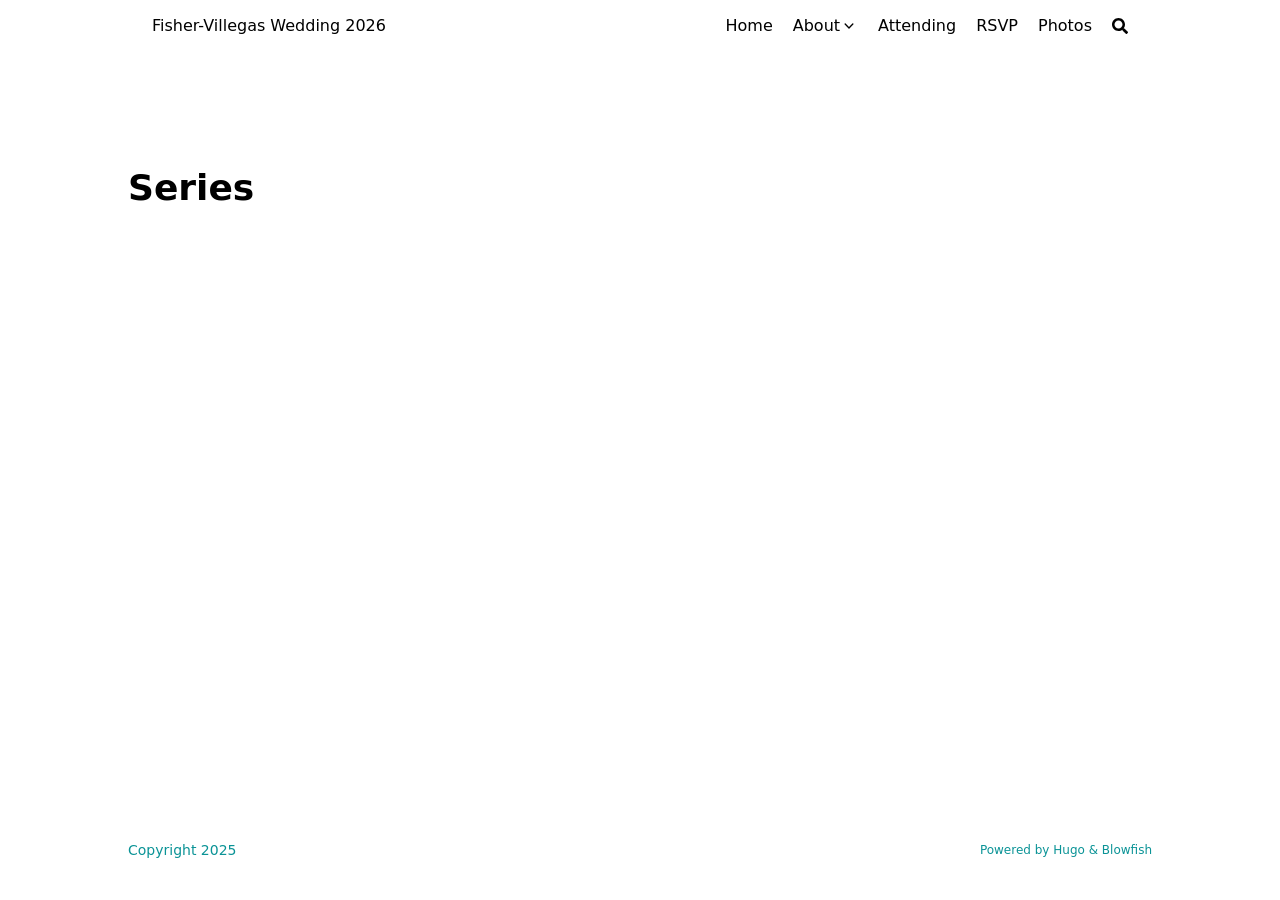
<file: series/index.html>
<!doctype html>
<html
  lang="en"
  dir="ltr"
  class="scroll-smooth"
  data-default-appearance="light"
  data-auto-appearance="true"><head>
  <meta charset="utf-8">
  
    <meta http-equiv="content-language" content="en">
  
  <meta name="viewport" content="width=device-width, initial-scale=1.0">
  <meta http-equiv="X-UA-Compatible" content="ie=edge">
  <meta name="theme-color">

  
  <title>Series &middot; Fisher-Villegas Wedding 2026</title>
    <meta name="title" content="Series &middot; Fisher-Villegas Wedding 2026">

  
  <meta name="description" content="My awesome website">
  
  
  
  <link rel="canonical" href="/series/">
  
      <link rel="alternate" type="application/rss+xml" href="/series/index.xml" title="Fisher-Villegas Wedding 2026" />
  
  
  
  
  
  
  
  
  
  
    
    
  
  
  <link
    type="text/css"
    rel="stylesheet"
    href="/css/main.bundle.min.0aa66857f04d6227991f8569ee3f696c177a013dd3d6143012922731d3c39399de2d27cdfc6acd08d117e744866d55031b97e3de1606413230615f7bd757d579.css"
    integrity="sha512-CqZoV/BNYieZH4Vp7j9pbBd6AT3T1hQwEpInMdPDk5neLSfN/GrNCNEX50SGbVUDG5fj3hYGQTIwYV9711fVeQ==">

  
  
  <script
    type="text/javascript"
    src="/js/appearance.min.516a16745bea5a9bd011138d254cc0fd3973cd55ce6e15f3dec763e7c7c2c7448f8fe7b54cca811cb821b0c7e12cd161caace1dd794ac3d34d40937cbcc9ee12.js"
    integrity="sha512-UWoWdFvqWpvQERONJUzA/TlzzVXObhXz3sdj58fCx0SPj&#43;e1TMqBHLghsMfhLNFhyqzh3XlKw9NNQJN8vMnuEg=="></script>
  
  
    
    
    
  
  
  
  
  
  
  
  
  
  
    
    <script
      defer
      type="text/javascript"
      id="script-bundle"
      src="/js/main.bundle.min.a187118b41a60744310065c567365de85730c8495301d0ebae41810cc6f7a47432b1de7d4f3b11338959f1ac50c266be6b4b73acf6bf770016eb59b602cc1aa0.js"
      integrity="sha512-oYcRi0GmB0QxAGXFZzZd6FcwyElTAdDrrkGBDMb3pHQysd59TzsRM4lZ8axQwma&#43;a0tzrPa/dwAW61m2AswaoA=="
      data-copy="Copy"
      data-copied="Copied"></script>
  
  
    
    <script src="/lib/zoom/zoom.min.umd.a527109b68c082a70f3697716dd72a9d5aa8b545cf800cecbbc7399f2ca6f6e0ce3e431f2062b48bbfa47c9ea42822714060bef309be073f49b9c0e30d318d7b.js" integrity="sha512-pScQm2jAgqcPNpdxbdcqnVqotUXPgAzsu8c5nyym9uDOPkMfIGK0i7&#43;kfJ6kKCJxQGC&#43;8wm&#43;Bz9JucDjDTGNew=="></script>
  

  
  
    <link rel="apple-touch-icon" sizes="180x180" href="/apple-touch-icon.png">
    <link rel="icon" type="image/png" sizes="32x32" href="/favicon-32x32.png">
    <link rel="icon" type="image/png" sizes="16x16" href="/favicon-16x16.png">
    <link rel="manifest" href="/site.webmanifest">
  

  
  
  
  
  
  

  
  <meta property="og:url" content="/series/">
  <meta property="og:site_name" content="Fisher-Villegas Wedding 2026">
  <meta property="og:title" content="Series">
  <meta property="og:description" content="My awesome website">
  <meta property="og:locale" content="en">
  <meta property="og:type" content="website">

  
  <meta name="twitter:card" content="summary">
  <meta name="twitter:title" content="Series">
  <meta name="twitter:description" content="My awesome website">

  


  
  
    <meta name="author" content="Jonathan Fisher and Natanya Villegas Wedding 2026">
  
  
    
      
        
      
    
  

  
  

<script src="/lib/jquery/jquery.slim.min.b0dca576e87d7eaa5850ae4e61759c065786cdb6489d68fcc82240539eebd5da522bdb4fda085ffd245808c8fe2acb2516408eb774ef26b5f6015fc6737c0ea8.js" integrity="sha512-sNylduh9fqpYUK5OYXWcBleGzbZInWj8yCJAU57r1dpSK9tP2ghf/SRYCMj&#43;KsslFkCOt3TvJrX2AV/Gc3wOqA=="></script>























  
  





  
  

  
  

  
  

  
  
</head>
<body
    class="flex flex-col h-screen px-6 m-auto text-lg leading-7 max-w-7xl bg-neutral text-neutral-900 dark:bg-neutral-800 dark:text-neutral sm:px-14 md:px-24 lg:px-32 scrollbar-thin scrollbar-track-neutral-200 scrollbar-thumb-neutral-400 dark:scrollbar-track-neutral-800 dark:scrollbar-thumb-neutral-600">
    <div id="the-top" class="absolute flex self-center">
      <a
        class="px-3 py-1 text-sm -translate-y-8 rounded-b-lg bg-primary-200 focus:translate-y-0 dark:bg-neutral-600"
        href="#main-content">
        <span class="font-bold text-primary-600 ltr:pr-2 rtl:pl-2 dark:text-primary-400">&darr;</span>
        Skip to main content
      </a>
    </div>
    
    
      <div class="min-h-[148px]"></div>
<div class="fixed inset-x-0 pl-[24px] pr-[24px] z-100">
  <div
    id="menu-blur"
    class="absolute opacity-0 inset-x-0 top-0 h-full single_hero_background nozoom bg-neutral dark:bg-neutral-800"></div>
  <div class="relative max-w-[64rem] ml-auto mr-auto">
    













<div
  class="main-menu flex items-center justify-between px-4 py-6 sm:px-6 md:justify-start gap-x-3 pt-[2px] pr-0 pb-[3px] pl-0">
  
  
    
    

  <div class="flex flex-1 items-center justify-between">
    <nav class="flex space-x-3">
      
        <a href="/" class="text-base font-medium text-gray-500 hover:text-gray-900">
          Fisher-Villegas Wedding 2026
        </a>
      
    </nav>
    
  <nav class="hidden md:flex items-center gap-x-5 md:ml-12 h-12">
    
      
        
  <a
  href="/"
  
  class="flex items-center text-gray-500 hover:text-primary-600 dark:hover:text-primary-400">
  
  <p class="text-base font-medium" title="homepage">
    Home
  </p>
</a>



      
        
  <div>
  <div class="cursor-pointer flex items-center nested-menu">
    
    <a
      
      class="text-base font-medium text-gray-500 hover:text-primary-600 dark:hover:text-primary-400"
      title="">
      <p>
        About
      </p>
    </a>
    <span>
      <span class="relative block icon"><svg
  xmlns="http://www.w3.org/2000/svg"
  viewBox="0 0 20 20"
  fill="currentColor"
  aria-hidden="true"
>
  <path
    fill-rule="evenodd"
    d="M5.23 7.21a.75.75 0 011.06.02L10 11.168l3.71-3.938a.75.75 0 111.08 1.04l-4.25 4.5a.75.75 0 01-1.08 0l-4.25-4.5a.75.75 0 01.02-1.06z"
    clip-rule="evenodd"
  />
</svg>
</span>
    </span>
  </div>
  <div class="absolute menuhide">
    <div class="pt-2 p-5 mt-2 rounded-xl backdrop-blur shadow-2xl">
      <div class="flex flex-col space-y-3">
        
          <a
            href="/home/about/couple/"
            
            class="flex items-center text-gray-500 hover:text-primary-600 dark:hover:text-primary-400">
            
            <p class="text-sm font-sm" title="About">
              About the couple
            </p>
          </a>
        
          <a
            href="/home/about/location/"
            
            class="flex items-center text-gray-500 hover:text-primary-600 dark:hover:text-primary-400">
            
            <p class="text-sm font-sm" title="Location">
              Location
            </p>
          </a>
        
          <a
            href="/home/about/accom/"
            
            class="flex items-center text-gray-500 hover:text-primary-600 dark:hover:text-primary-400">
            
            <p class="text-sm font-sm" title="Accommodations">
              Accommodations
            </p>
          </a>
        
          <a
            href="/home/about/schedule/"
            
            class="flex items-center text-gray-500 hover:text-primary-600 dark:hover:text-primary-400">
            
            <p class="text-sm font-sm" title="Schedule">
              Schedule
            </p>
          </a>
        
          <a
            href="/home/about/gifts/"
            
            class="flex items-center text-gray-500 hover:text-primary-600 dark:hover:text-primary-400">
            
            <p class="text-sm font-sm" title="Gifts">
              Gifts
            </p>
          </a>
        
      </div>
    </div>
  </div>
</div>



      
        
  <a
  href="/home/attending/"
  
  class="flex items-center text-gray-500 hover:text-primary-600 dark:hover:text-primary-400">
  
  <p class="text-base font-medium" title="Attending">
    Attending
  </p>
</a>



      
        
  <a
  href="/home/rsvp/"
  
  class="flex items-center text-gray-500 hover:text-primary-600 dark:hover:text-primary-400">
  
  <p class="text-base font-medium" title="RSVP">
    RSVP
  </p>
</a>



      
        
  <a
  href="/home/photos/"
  
  class="flex items-center text-gray-500 hover:text-primary-600 dark:hover:text-primary-400">
  
  <p class="text-base font-medium" title="Photos">
    Photos
  </p>
</a>



      
    

    

    

    
      <button
        id="search-button"
        aria-label="Search"
        class="text-base hover:text-primary-600 dark:hover:text-primary-400"
        title="Search (/)">
        <span class="relative block icon"><svg aria-hidden="true" focusable="false" data-prefix="fas" data-icon="search" class="svg-inline--fa fa-search fa-w-16" role="img" xmlns="http://www.w3.org/2000/svg" viewBox="0 0 512 512"><path fill="currentColor" d="M505 442.7L405.3 343c-4.5-4.5-10.6-7-17-7H372c27.6-35.3 44-79.7 44-128C416 93.1 322.9 0 208 0S0 93.1 0 208s93.1 208 208 208c48.3 0 92.7-16.4 128-44v16.3c0 6.4 2.5 12.5 7 17l99.7 99.7c9.4 9.4 24.6 9.4 33.9 0l28.3-28.3c9.4-9.4 9.4-24.6.1-34zM208 336c-70.7 0-128-57.2-128-128 0-70.7 57.2-128 128-128 70.7 0 128 57.2 128 128 0 70.7-57.2 128-128 128z"/></svg>
</span>
      </button>
    

    
  </nav>

    
  <div class="flex md:hidden items-center gap-x-5 md:ml-12 h-12">
    <span></span>

    

    

    
      <button
        id="search-button-mobile"
        aria-label="Search"
        class="text-base hover:text-primary-600 dark:hover:text-primary-400"
        title="Search (/)">
        <span class="relative block icon"><svg aria-hidden="true" focusable="false" data-prefix="fas" data-icon="search" class="svg-inline--fa fa-search fa-w-16" role="img" xmlns="http://www.w3.org/2000/svg" viewBox="0 0 512 512"><path fill="currentColor" d="M505 442.7L405.3 343c-4.5-4.5-10.6-7-17-7H372c27.6-35.3 44-79.7 44-128C416 93.1 322.9 0 208 0S0 93.1 0 208s93.1 208 208 208c48.3 0 92.7-16.4 128-44v16.3c0 6.4 2.5 12.5 7 17l99.7 99.7c9.4 9.4 24.6 9.4 33.9 0l28.3-28.3c9.4-9.4 9.4-24.6.1-34zM208 336c-70.7 0-128-57.2-128-128 0-70.7 57.2-128 128-128 70.7 0 128 57.2 128 128 0 70.7-57.2 128-128 128z"/></svg>
</span>
      </button>
    

    
  </div>

  </div>
  
  <div class="-my-2 md:hidden">
    <div id="menu-button" class="block">
      
        <div class="cursor-pointer hover:text-primary-600 dark:hover:text-primary-400">
          <span class="relative block icon"><svg xmlns="http://www.w3.org/2000/svg" viewBox="0 0 448 512"><path fill="currentColor" d="M0 96C0 78.33 14.33 64 32 64H416C433.7 64 448 78.33 448 96C448 113.7 433.7 128 416 128H32C14.33 128 0 113.7 0 96zM0 256C0 238.3 14.33 224 32 224H416C433.7 224 448 238.3 448 256C448 273.7 433.7 288 416 288H32C14.33 288 0 273.7 0 256zM416 448H32C14.33 448 0 433.7 0 416C0 398.3 14.33 384 32 384H416C433.7 384 448 398.3 448 416C448 433.7 433.7 448 416 448z"/></svg>
</span>
        </div>
        <div
          id="menu-wrapper"
          class="fixed inset-0 z-30 invisible w-screen h-screen m-0 overflow-auto transition-opacity opacity-0 cursor-default bg-neutral-100/50 backdrop-blur-sm dark:bg-neutral-900/50 pt-[5px]">
          <ul
            class="flex space-y-2 mt-3 flex-col items-end w-full px-6 py-6 mx-auto overflow-visible list-none ltr:text-right rtl:text-left max-w-7xl">
            <li id="menu-close-button">
              <span
                class="cursor-pointer inline-block align-text-bottom hover:text-primary-600 dark:hover:text-primary-400">
                <span class="relative block icon"><svg xmlns="http://www.w3.org/2000/svg" viewBox="0 0 320 512"><path fill="currentColor" d="M310.6 361.4c12.5 12.5 12.5 32.75 0 45.25C304.4 412.9 296.2 416 288 416s-16.38-3.125-22.62-9.375L160 301.3L54.63 406.6C48.38 412.9 40.19 416 32 416S15.63 412.9 9.375 406.6c-12.5-12.5-12.5-32.75 0-45.25l105.4-105.4L9.375 150.6c-12.5-12.5-12.5-32.75 0-45.25s32.75-12.5 45.25 0L160 210.8l105.4-105.4c12.5-12.5 32.75-12.5 45.25 0s12.5 32.75 0 45.25l-105.4 105.4L310.6 361.4z"/></svg>
</span>
              </span>
            </li>

            
              
  <li class="mt-1">
  <a
    href="/"
    
    class="flex items-center text-gray-500 hover:text-primary-600 dark:hover:text-primary-400">
    
    <p class="text-bg font-bg" title="homepage">
      Home
    </p>
  </a>
</li>



            
              
  <li class="mt-1">
  <a
    href=""
    class="flex items-center text-gray-500 hover:text-primary-600 dark:hover:text-primary-400">
    
    <p class="text-bg font-bg" title="">
      About
    </p>
    <span>
      <span class="relative block icon"><svg
  xmlns="http://www.w3.org/2000/svg"
  viewBox="0 0 20 20"
  fill="currentColor"
  aria-hidden="true"
>
  <path
    fill-rule="evenodd"
    d="M5.23 7.21a.75.75 0 011.06.02L10 11.168l3.71-3.938a.75.75 0 111.08 1.04l-4.25 4.5a.75.75 0 01-1.08 0l-4.25-4.5a.75.75 0 01.02-1.06z"
    clip-rule="evenodd"
  />
</svg>
</span>
    </span>
  </a>
</li>

  <li class="mt-1">
    <a
      href="/home/about/couple/"
      
      class="flex items-center text-gray-500 hover:text-primary-600 dark:hover:text-primary-400">
      
      <p class="text-sm font-small" title="About">
        About the couple
      </p>
    </a>
  </li>

  <li class="mt-1">
    <a
      href="/home/about/location/"
      
      class="flex items-center text-gray-500 hover:text-primary-600 dark:hover:text-primary-400">
      
      <p class="text-sm font-small" title="Location">
        Location
      </p>
    </a>
  </li>

  <li class="mt-1">
    <a
      href="/home/about/accom/"
      
      class="flex items-center text-gray-500 hover:text-primary-600 dark:hover:text-primary-400">
      
      <p class="text-sm font-small" title="Accommodations">
        Accommodations
      </p>
    </a>
  </li>

  <li class="mt-1">
    <a
      href="/home/about/schedule/"
      
      class="flex items-center text-gray-500 hover:text-primary-600 dark:hover:text-primary-400">
      
      <p class="text-sm font-small" title="Schedule">
        Schedule
      </p>
    </a>
  </li>

  <li class="mt-1">
    <a
      href="/home/about/gifts/"
      
      class="flex items-center text-gray-500 hover:text-primary-600 dark:hover:text-primary-400">
      
      <p class="text-sm font-small" title="Gifts">
        Gifts
      </p>
    </a>
  </li>

<li class="mb-2"></li>



            
              
  <li class="mt-1">
  <a
    href="/home/attending/"
    
    class="flex items-center text-gray-500 hover:text-primary-600 dark:hover:text-primary-400">
    
    <p class="text-bg font-bg" title="Attending">
      Attending
    </p>
  </a>
</li>



            
              
  <li class="mt-1">
  <a
    href="/home/rsvp/"
    
    class="flex items-center text-gray-500 hover:text-primary-600 dark:hover:text-primary-400">
    
    <p class="text-bg font-bg" title="RSVP">
      RSVP
    </p>
  </a>
</li>



            
              
  <li class="mt-1">
  <a
    href="/home/photos/"
    
    class="flex items-center text-gray-500 hover:text-primary-600 dark:hover:text-primary-400">
    
    <p class="text-bg font-bg" title="Photos">
      Photos
    </p>
  </a>
</li>



            

          </ul>
          
        </div>
      
    </div>
  </div>

</div>




  <script>
    (function () {
      var $mainmenu = $(".main-menu");
      var path = window.location.pathname;
      $mainmenu.find('a[href="' + path + '"]').each(function (i, e) {
        $(e).children("p").addClass("active");
      });
    })();
  </script>


  </div>
</div>


<script
  type="text/javascript"
  src="/js/background-blur.min.0ad33cb9c066f652728b2cc09c9ceaf32645544f48e8b6b38f120d86f433ed997da275a49e6151fe0176430c45376812708d84727f3f969101fb44a4345b3f34.js"
  integrity="sha512-CtM8ucBm9lJyiyzAnJzq8yZFVE9I6LazjxINhvQz7Zl9onWknmFR/gF2QwxFN2gScI2Ecn8/lpEB&#43;0SkNFs/NA=="
  data-target-id="menu-blur"></script>

    
    <div class="relative flex flex-col grow">
      <main id="main-content" class="grow">
        
  
  <header>
    
    <h1 class="mt-5 text-4xl font-extrabold text-neutral-900 dark:text-neutral">Series</h1>
    <div class="mt-1 mb-2 text-base text-neutral-500 dark:text-neutral-400 print:hidden">
      





  
  



  

  

  

  

  


  <div class="flex flex-row flex-wrap items-center">
    
    
  </div>


    </div>
  </header>
  

  

    <section class="flex flex-wrap max-w-prose -mx-2 overflow-hidden">
      
    </section>
  


        
      </main><footer id="site-footer" class="py-10 print:hidden">
  
  
  <div class="flex items-center justify-between">
    
    
      <p class="text-sm text-neutral-500 dark:text-neutral-400">
          Copyright 2025
      </p>
    

    
    
      <p class="text-xs text-neutral-500 dark:text-neutral-400">
        
        
        Powered by <a class="hover:underline hover:decoration-primary-400 hover:text-primary-500"
          href="https://gohugo.io/" target="_blank" rel="noopener noreferrer">Hugo</a> &amp; <a class="hover:underline hover:decoration-primary-400 hover:text-primary-500"
          href="https://blowfish.page/" target="_blank" rel="noopener noreferrer">Blowfish</a>
      </p>
    
  </div>
  
    <script>
      mediumZoom(document.querySelectorAll("img:not(.nozoom)"), {
        margin: 24,
        background: "rgba(0,0,0,0.5)",
        scrollOffset: 0,
      });
    </script>
  
  
  
  <script
    type="text/javascript"
    src="/js/process.min.ee03488f19c93c2efb199e2e3014ea5f3cb2ce7d45154adb3399a158cac27ca52831db249ede5bb602700ef87eb02434139de0858af1818ab0fb4182472204a4.js"
    integrity="sha512-7gNIjxnJPC77GZ4uMBTqXzyyzn1FFUrbM5mhWMrCfKUoMdsknt5btgJwDvh&#43;sCQ0E53ghYrxgYqw&#43;0GCRyIEpA=="></script>
  
  
</footer>
<div
  id="search-wrapper"
  class="invisible fixed inset-0 flex h-screen w-screen cursor-default flex-col bg-neutral-500/50 p-4 backdrop-blur-sm dark:bg-neutral-900/50 sm:p-6 md:p-[10vh] lg:p-[12vh] z-500"
  data-url="/">
  <div
    id="search-modal"
    class="flex flex-col w-full max-w-3xl min-h-0 mx-auto border rounded-md shadow-lg top-20 border-neutral-200 bg-neutral dark:border-neutral-700 dark:bg-neutral-800">
    <header class="relative z-10 flex items-center justify-between flex-none px-2">
      <form class="flex items-center flex-auto min-w-0">
        <div class="flex items-center justify-center w-8 h-8 text-neutral-400">
          <span class="relative block icon"><svg aria-hidden="true" focusable="false" data-prefix="fas" data-icon="search" class="svg-inline--fa fa-search fa-w-16" role="img" xmlns="http://www.w3.org/2000/svg" viewBox="0 0 512 512"><path fill="currentColor" d="M505 442.7L405.3 343c-4.5-4.5-10.6-7-17-7H372c27.6-35.3 44-79.7 44-128C416 93.1 322.9 0 208 0S0 93.1 0 208s93.1 208 208 208c48.3 0 92.7-16.4 128-44v16.3c0 6.4 2.5 12.5 7 17l99.7 99.7c9.4 9.4 24.6 9.4 33.9 0l28.3-28.3c9.4-9.4 9.4-24.6.1-34zM208 336c-70.7 0-128-57.2-128-128 0-70.7 57.2-128 128-128 70.7 0 128 57.2 128 128 0 70.7-57.2 128-128 128z"/></svg>
</span>
        </div>
        <input
          type="search"
          id="search-query"
          class="flex flex-auto h-12 mx-1 bg-transparent appearance-none focus:outline-dotted focus:outline-2 focus:outline-transparent"
          placeholder="Search"
          tabindex="0">
      </form>
      <button
        id="close-search-button"
        class="flex items-center justify-center w-8 h-8 text-neutral-700 hover:text-primary-600 dark:text-neutral dark:hover:text-primary-400"
        title="Close (Esc)">
        <span class="relative block icon"><svg xmlns="http://www.w3.org/2000/svg" viewBox="0 0 320 512"><path fill="currentColor" d="M310.6 361.4c12.5 12.5 12.5 32.75 0 45.25C304.4 412.9 296.2 416 288 416s-16.38-3.125-22.62-9.375L160 301.3L54.63 406.6C48.38 412.9 40.19 416 32 416S15.63 412.9 9.375 406.6c-12.5-12.5-12.5-32.75 0-45.25l105.4-105.4L9.375 150.6c-12.5-12.5-12.5-32.75 0-45.25s32.75-12.5 45.25 0L160 210.8l105.4-105.4c12.5-12.5 32.75-12.5 45.25 0s12.5 32.75 0 45.25l-105.4 105.4L310.6 361.4z"/></svg>
</span>
      </button>
    </header>
    <section class="flex-auto px-2 overflow-auto">
      <ul id="search-results">
        
      </ul>
    </section>
  </div>
</div>

    </div>
  </body>
  
</html>
</file>
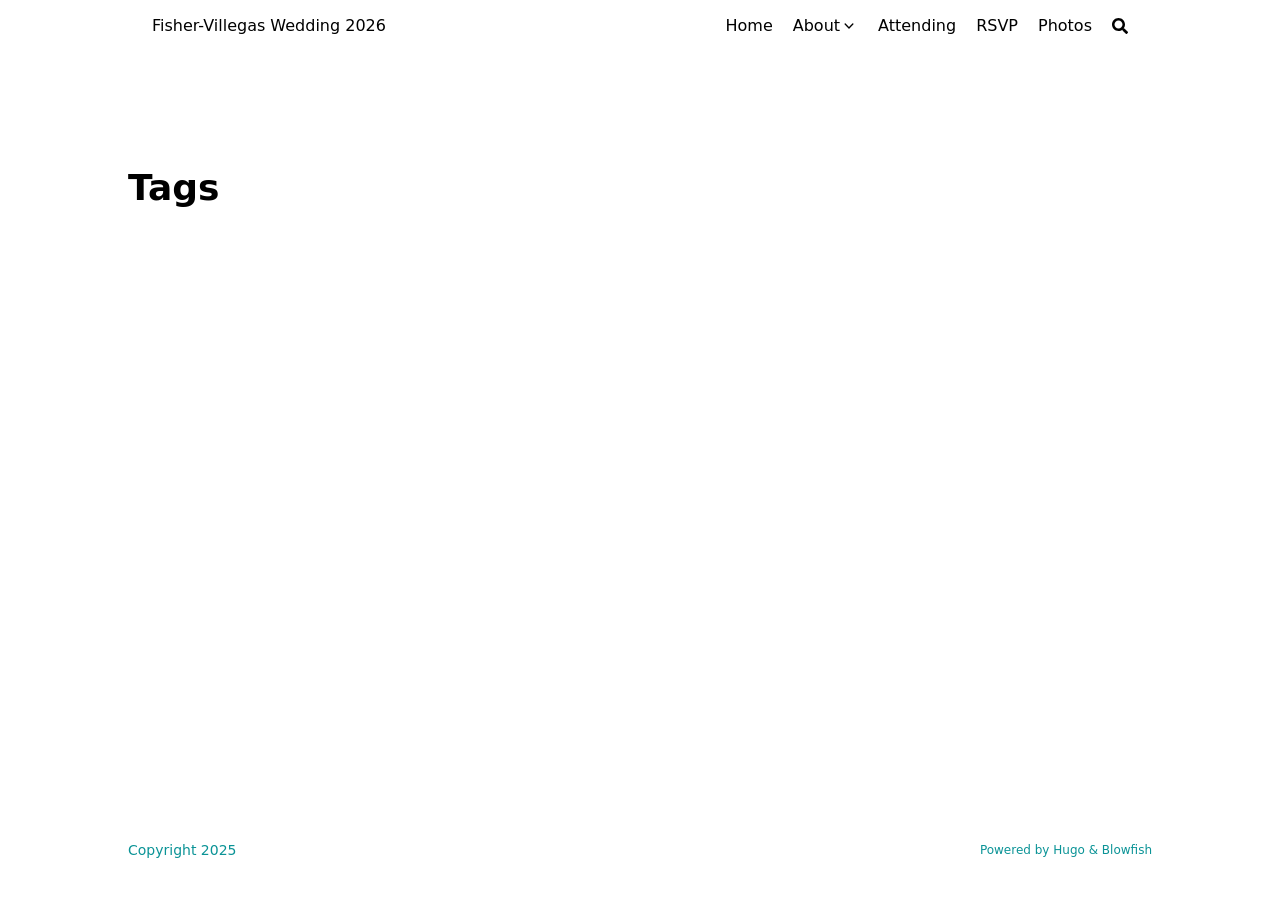
<file: tags/index.html>
<!doctype html>
<html
  lang="en"
  dir="ltr"
  class="scroll-smooth"
  data-default-appearance="light"
  data-auto-appearance="true"><head>
  <meta charset="utf-8">
  
    <meta http-equiv="content-language" content="en">
  
  <meta name="viewport" content="width=device-width, initial-scale=1.0">
  <meta http-equiv="X-UA-Compatible" content="ie=edge">
  <meta name="theme-color">

  
  <title>Tags &middot; Fisher-Villegas Wedding 2026</title>
    <meta name="title" content="Tags &middot; Fisher-Villegas Wedding 2026">

  
  <meta name="description" content="My awesome website">
  
  
  
  <link rel="canonical" href="/tags/">
  
      <link rel="alternate" type="application/rss+xml" href="/tags/index.xml" title="Fisher-Villegas Wedding 2026" />
  
  
  
  
  
  
  
  
  
  
    
    
  
  
  <link
    type="text/css"
    rel="stylesheet"
    href="/css/main.bundle.min.0aa66857f04d6227991f8569ee3f696c177a013dd3d6143012922731d3c39399de2d27cdfc6acd08d117e744866d55031b97e3de1606413230615f7bd757d579.css"
    integrity="sha512-CqZoV/BNYieZH4Vp7j9pbBd6AT3T1hQwEpInMdPDk5neLSfN/GrNCNEX50SGbVUDG5fj3hYGQTIwYV9711fVeQ==">

  
  
  <script
    type="text/javascript"
    src="/js/appearance.min.516a16745bea5a9bd011138d254cc0fd3973cd55ce6e15f3dec763e7c7c2c7448f8fe7b54cca811cb821b0c7e12cd161caace1dd794ac3d34d40937cbcc9ee12.js"
    integrity="sha512-UWoWdFvqWpvQERONJUzA/TlzzVXObhXz3sdj58fCx0SPj&#43;e1TMqBHLghsMfhLNFhyqzh3XlKw9NNQJN8vMnuEg=="></script>
  
  
    
    
    
  
  
  
  
  
  
  
  
  
  
    
    <script
      defer
      type="text/javascript"
      id="script-bundle"
      src="/js/main.bundle.min.a187118b41a60744310065c567365de85730c8495301d0ebae41810cc6f7a47432b1de7d4f3b11338959f1ac50c266be6b4b73acf6bf770016eb59b602cc1aa0.js"
      integrity="sha512-oYcRi0GmB0QxAGXFZzZd6FcwyElTAdDrrkGBDMb3pHQysd59TzsRM4lZ8axQwma&#43;a0tzrPa/dwAW61m2AswaoA=="
      data-copy="Copy"
      data-copied="Copied"></script>
  
  
    
    <script src="/lib/zoom/zoom.min.umd.a527109b68c082a70f3697716dd72a9d5aa8b545cf800cecbbc7399f2ca6f6e0ce3e431f2062b48bbfa47c9ea42822714060bef309be073f49b9c0e30d318d7b.js" integrity="sha512-pScQm2jAgqcPNpdxbdcqnVqotUXPgAzsu8c5nyym9uDOPkMfIGK0i7&#43;kfJ6kKCJxQGC&#43;8wm&#43;Bz9JucDjDTGNew=="></script>
  

  
  
    <link rel="apple-touch-icon" sizes="180x180" href="/apple-touch-icon.png">
    <link rel="icon" type="image/png" sizes="32x32" href="/favicon-32x32.png">
    <link rel="icon" type="image/png" sizes="16x16" href="/favicon-16x16.png">
    <link rel="manifest" href="/site.webmanifest">
  

  
  
  
  
  
  

  
  <meta property="og:url" content="/tags/">
  <meta property="og:site_name" content="Fisher-Villegas Wedding 2026">
  <meta property="og:title" content="Tags">
  <meta property="og:description" content="My awesome website">
  <meta property="og:locale" content="en">
  <meta property="og:type" content="website">

  
  <meta name="twitter:card" content="summary">
  <meta name="twitter:title" content="Tags">
  <meta name="twitter:description" content="My awesome website">

  


  
  
    <meta name="author" content="Jonathan Fisher and Natanya Villegas Wedding 2026">
  
  
    
      
        
      
    
  

  
  

<script src="/lib/jquery/jquery.slim.min.b0dca576e87d7eaa5850ae4e61759c065786cdb6489d68fcc82240539eebd5da522bdb4fda085ffd245808c8fe2acb2516408eb774ef26b5f6015fc6737c0ea8.js" integrity="sha512-sNylduh9fqpYUK5OYXWcBleGzbZInWj8yCJAU57r1dpSK9tP2ghf/SRYCMj&#43;KsslFkCOt3TvJrX2AV/Gc3wOqA=="></script>























  
  





  
  

  
  

  
  

  
  
</head>
<body
    class="flex flex-col h-screen px-6 m-auto text-lg leading-7 max-w-7xl bg-neutral text-neutral-900 dark:bg-neutral-800 dark:text-neutral sm:px-14 md:px-24 lg:px-32 scrollbar-thin scrollbar-track-neutral-200 scrollbar-thumb-neutral-400 dark:scrollbar-track-neutral-800 dark:scrollbar-thumb-neutral-600">
    <div id="the-top" class="absolute flex self-center">
      <a
        class="px-3 py-1 text-sm -translate-y-8 rounded-b-lg bg-primary-200 focus:translate-y-0 dark:bg-neutral-600"
        href="#main-content">
        <span class="font-bold text-primary-600 ltr:pr-2 rtl:pl-2 dark:text-primary-400">&darr;</span>
        Skip to main content
      </a>
    </div>
    
    
      <div class="min-h-[148px]"></div>
<div class="fixed inset-x-0 pl-[24px] pr-[24px] z-100">
  <div
    id="menu-blur"
    class="absolute opacity-0 inset-x-0 top-0 h-full single_hero_background nozoom bg-neutral dark:bg-neutral-800"></div>
  <div class="relative max-w-[64rem] ml-auto mr-auto">
    













<div
  class="main-menu flex items-center justify-between px-4 py-6 sm:px-6 md:justify-start gap-x-3 pt-[2px] pr-0 pb-[3px] pl-0">
  
  
    
    

  <div class="flex flex-1 items-center justify-between">
    <nav class="flex space-x-3">
      
        <a href="/" class="text-base font-medium text-gray-500 hover:text-gray-900">
          Fisher-Villegas Wedding 2026
        </a>
      
    </nav>
    
  <nav class="hidden md:flex items-center gap-x-5 md:ml-12 h-12">
    
      
        
  <a
  href="/"
  
  class="flex items-center text-gray-500 hover:text-primary-600 dark:hover:text-primary-400">
  
  <p class="text-base font-medium" title="homepage">
    Home
  </p>
</a>



      
        
  <div>
  <div class="cursor-pointer flex items-center nested-menu">
    
    <a
      
      class="text-base font-medium text-gray-500 hover:text-primary-600 dark:hover:text-primary-400"
      title="">
      <p>
        About
      </p>
    </a>
    <span>
      <span class="relative block icon"><svg
  xmlns="http://www.w3.org/2000/svg"
  viewBox="0 0 20 20"
  fill="currentColor"
  aria-hidden="true"
>
  <path
    fill-rule="evenodd"
    d="M5.23 7.21a.75.75 0 011.06.02L10 11.168l3.71-3.938a.75.75 0 111.08 1.04l-4.25 4.5a.75.75 0 01-1.08 0l-4.25-4.5a.75.75 0 01.02-1.06z"
    clip-rule="evenodd"
  />
</svg>
</span>
    </span>
  </div>
  <div class="absolute menuhide">
    <div class="pt-2 p-5 mt-2 rounded-xl backdrop-blur shadow-2xl">
      <div class="flex flex-col space-y-3">
        
          <a
            href="/home/about/couple/"
            
            class="flex items-center text-gray-500 hover:text-primary-600 dark:hover:text-primary-400">
            
            <p class="text-sm font-sm" title="About">
              About the couple
            </p>
          </a>
        
          <a
            href="/home/about/location/"
            
            class="flex items-center text-gray-500 hover:text-primary-600 dark:hover:text-primary-400">
            
            <p class="text-sm font-sm" title="Location">
              Location
            </p>
          </a>
        
          <a
            href="/home/about/accom/"
            
            class="flex items-center text-gray-500 hover:text-primary-600 dark:hover:text-primary-400">
            
            <p class="text-sm font-sm" title="Accommodations">
              Accommodations
            </p>
          </a>
        
          <a
            href="/home/about/schedule/"
            
            class="flex items-center text-gray-500 hover:text-primary-600 dark:hover:text-primary-400">
            
            <p class="text-sm font-sm" title="Schedule">
              Schedule
            </p>
          </a>
        
          <a
            href="/home/about/gifts/"
            
            class="flex items-center text-gray-500 hover:text-primary-600 dark:hover:text-primary-400">
            
            <p class="text-sm font-sm" title="Gifts">
              Gifts
            </p>
          </a>
        
      </div>
    </div>
  </div>
</div>



      
        
  <a
  href="/home/attending/"
  
  class="flex items-center text-gray-500 hover:text-primary-600 dark:hover:text-primary-400">
  
  <p class="text-base font-medium" title="Attending">
    Attending
  </p>
</a>



      
        
  <a
  href="/home/rsvp/"
  
  class="flex items-center text-gray-500 hover:text-primary-600 dark:hover:text-primary-400">
  
  <p class="text-base font-medium" title="RSVP">
    RSVP
  </p>
</a>



      
        
  <a
  href="/home/photos/"
  
  class="flex items-center text-gray-500 hover:text-primary-600 dark:hover:text-primary-400">
  
  <p class="text-base font-medium" title="Photos">
    Photos
  </p>
</a>



      
    

    

    

    
      <button
        id="search-button"
        aria-label="Search"
        class="text-base hover:text-primary-600 dark:hover:text-primary-400"
        title="Search (/)">
        <span class="relative block icon"><svg aria-hidden="true" focusable="false" data-prefix="fas" data-icon="search" class="svg-inline--fa fa-search fa-w-16" role="img" xmlns="http://www.w3.org/2000/svg" viewBox="0 0 512 512"><path fill="currentColor" d="M505 442.7L405.3 343c-4.5-4.5-10.6-7-17-7H372c27.6-35.3 44-79.7 44-128C416 93.1 322.9 0 208 0S0 93.1 0 208s93.1 208 208 208c48.3 0 92.7-16.4 128-44v16.3c0 6.4 2.5 12.5 7 17l99.7 99.7c9.4 9.4 24.6 9.4 33.9 0l28.3-28.3c9.4-9.4 9.4-24.6.1-34zM208 336c-70.7 0-128-57.2-128-128 0-70.7 57.2-128 128-128 70.7 0 128 57.2 128 128 0 70.7-57.2 128-128 128z"/></svg>
</span>
      </button>
    

    
  </nav>

    
  <div class="flex md:hidden items-center gap-x-5 md:ml-12 h-12">
    <span></span>

    

    

    
      <button
        id="search-button-mobile"
        aria-label="Search"
        class="text-base hover:text-primary-600 dark:hover:text-primary-400"
        title="Search (/)">
        <span class="relative block icon"><svg aria-hidden="true" focusable="false" data-prefix="fas" data-icon="search" class="svg-inline--fa fa-search fa-w-16" role="img" xmlns="http://www.w3.org/2000/svg" viewBox="0 0 512 512"><path fill="currentColor" d="M505 442.7L405.3 343c-4.5-4.5-10.6-7-17-7H372c27.6-35.3 44-79.7 44-128C416 93.1 322.9 0 208 0S0 93.1 0 208s93.1 208 208 208c48.3 0 92.7-16.4 128-44v16.3c0 6.4 2.5 12.5 7 17l99.7 99.7c9.4 9.4 24.6 9.4 33.9 0l28.3-28.3c9.4-9.4 9.4-24.6.1-34zM208 336c-70.7 0-128-57.2-128-128 0-70.7 57.2-128 128-128 70.7 0 128 57.2 128 128 0 70.7-57.2 128-128 128z"/></svg>
</span>
      </button>
    

    
  </div>

  </div>
  
  <div class="-my-2 md:hidden">
    <div id="menu-button" class="block">
      
        <div class="cursor-pointer hover:text-primary-600 dark:hover:text-primary-400">
          <span class="relative block icon"><svg xmlns="http://www.w3.org/2000/svg" viewBox="0 0 448 512"><path fill="currentColor" d="M0 96C0 78.33 14.33 64 32 64H416C433.7 64 448 78.33 448 96C448 113.7 433.7 128 416 128H32C14.33 128 0 113.7 0 96zM0 256C0 238.3 14.33 224 32 224H416C433.7 224 448 238.3 448 256C448 273.7 433.7 288 416 288H32C14.33 288 0 273.7 0 256zM416 448H32C14.33 448 0 433.7 0 416C0 398.3 14.33 384 32 384H416C433.7 384 448 398.3 448 416C448 433.7 433.7 448 416 448z"/></svg>
</span>
        </div>
        <div
          id="menu-wrapper"
          class="fixed inset-0 z-30 invisible w-screen h-screen m-0 overflow-auto transition-opacity opacity-0 cursor-default bg-neutral-100/50 backdrop-blur-sm dark:bg-neutral-900/50 pt-[5px]">
          <ul
            class="flex space-y-2 mt-3 flex-col items-end w-full px-6 py-6 mx-auto overflow-visible list-none ltr:text-right rtl:text-left max-w-7xl">
            <li id="menu-close-button">
              <span
                class="cursor-pointer inline-block align-text-bottom hover:text-primary-600 dark:hover:text-primary-400">
                <span class="relative block icon"><svg xmlns="http://www.w3.org/2000/svg" viewBox="0 0 320 512"><path fill="currentColor" d="M310.6 361.4c12.5 12.5 12.5 32.75 0 45.25C304.4 412.9 296.2 416 288 416s-16.38-3.125-22.62-9.375L160 301.3L54.63 406.6C48.38 412.9 40.19 416 32 416S15.63 412.9 9.375 406.6c-12.5-12.5-12.5-32.75 0-45.25l105.4-105.4L9.375 150.6c-12.5-12.5-12.5-32.75 0-45.25s32.75-12.5 45.25 0L160 210.8l105.4-105.4c12.5-12.5 32.75-12.5 45.25 0s12.5 32.75 0 45.25l-105.4 105.4L310.6 361.4z"/></svg>
</span>
              </span>
            </li>

            
              
  <li class="mt-1">
  <a
    href="/"
    
    class="flex items-center text-gray-500 hover:text-primary-600 dark:hover:text-primary-400">
    
    <p class="text-bg font-bg" title="homepage">
      Home
    </p>
  </a>
</li>



            
              
  <li class="mt-1">
  <a
    href=""
    class="flex items-center text-gray-500 hover:text-primary-600 dark:hover:text-primary-400">
    
    <p class="text-bg font-bg" title="">
      About
    </p>
    <span>
      <span class="relative block icon"><svg
  xmlns="http://www.w3.org/2000/svg"
  viewBox="0 0 20 20"
  fill="currentColor"
  aria-hidden="true"
>
  <path
    fill-rule="evenodd"
    d="M5.23 7.21a.75.75 0 011.06.02L10 11.168l3.71-3.938a.75.75 0 111.08 1.04l-4.25 4.5a.75.75 0 01-1.08 0l-4.25-4.5a.75.75 0 01.02-1.06z"
    clip-rule="evenodd"
  />
</svg>
</span>
    </span>
  </a>
</li>

  <li class="mt-1">
    <a
      href="/home/about/couple/"
      
      class="flex items-center text-gray-500 hover:text-primary-600 dark:hover:text-primary-400">
      
      <p class="text-sm font-small" title="About">
        About the couple
      </p>
    </a>
  </li>

  <li class="mt-1">
    <a
      href="/home/about/location/"
      
      class="flex items-center text-gray-500 hover:text-primary-600 dark:hover:text-primary-400">
      
      <p class="text-sm font-small" title="Location">
        Location
      </p>
    </a>
  </li>

  <li class="mt-1">
    <a
      href="/home/about/accom/"
      
      class="flex items-center text-gray-500 hover:text-primary-600 dark:hover:text-primary-400">
      
      <p class="text-sm font-small" title="Accommodations">
        Accommodations
      </p>
    </a>
  </li>

  <li class="mt-1">
    <a
      href="/home/about/schedule/"
      
      class="flex items-center text-gray-500 hover:text-primary-600 dark:hover:text-primary-400">
      
      <p class="text-sm font-small" title="Schedule">
        Schedule
      </p>
    </a>
  </li>

  <li class="mt-1">
    <a
      href="/home/about/gifts/"
      
      class="flex items-center text-gray-500 hover:text-primary-600 dark:hover:text-primary-400">
      
      <p class="text-sm font-small" title="Gifts">
        Gifts
      </p>
    </a>
  </li>

<li class="mb-2"></li>



            
              
  <li class="mt-1">
  <a
    href="/home/attending/"
    
    class="flex items-center text-gray-500 hover:text-primary-600 dark:hover:text-primary-400">
    
    <p class="text-bg font-bg" title="Attending">
      Attending
    </p>
  </a>
</li>



            
              
  <li class="mt-1">
  <a
    href="/home/rsvp/"
    
    class="flex items-center text-gray-500 hover:text-primary-600 dark:hover:text-primary-400">
    
    <p class="text-bg font-bg" title="RSVP">
      RSVP
    </p>
  </a>
</li>



            
              
  <li class="mt-1">
  <a
    href="/home/photos/"
    
    class="flex items-center text-gray-500 hover:text-primary-600 dark:hover:text-primary-400">
    
    <p class="text-bg font-bg" title="Photos">
      Photos
    </p>
  </a>
</li>



            

          </ul>
          
        </div>
      
    </div>
  </div>

</div>




  <script>
    (function () {
      var $mainmenu = $(".main-menu");
      var path = window.location.pathname;
      $mainmenu.find('a[href="' + path + '"]').each(function (i, e) {
        $(e).children("p").addClass("active");
      });
    })();
  </script>


  </div>
</div>


<script
  type="text/javascript"
  src="/js/background-blur.min.0ad33cb9c066f652728b2cc09c9ceaf32645544f48e8b6b38f120d86f433ed997da275a49e6151fe0176430c45376812708d84727f3f969101fb44a4345b3f34.js"
  integrity="sha512-CtM8ucBm9lJyiyzAnJzq8yZFVE9I6LazjxINhvQz7Zl9onWknmFR/gF2QwxFN2gScI2Ecn8/lpEB&#43;0SkNFs/NA=="
  data-target-id="menu-blur"></script>

    
    <div class="relative flex flex-col grow">
      <main id="main-content" class="grow">
        
  
  <header>
    
    <h1 class="mt-5 text-4xl font-extrabold text-neutral-900 dark:text-neutral">Tags</h1>
    <div class="mt-1 mb-2 text-base text-neutral-500 dark:text-neutral-400 print:hidden">
      





  
  



  

  

  

  

  


  <div class="flex flex-row flex-wrap items-center">
    
    
  </div>


    </div>
  </header>
  

  

    <section class="flex flex-wrap max-w-prose -mx-2 overflow-hidden">
      
    </section>
  


        
      </main><footer id="site-footer" class="py-10 print:hidden">
  
  
  <div class="flex items-center justify-between">
    
    
      <p class="text-sm text-neutral-500 dark:text-neutral-400">
          Copyright 2025
      </p>
    

    
    
      <p class="text-xs text-neutral-500 dark:text-neutral-400">
        
        
        Powered by <a class="hover:underline hover:decoration-primary-400 hover:text-primary-500"
          href="https://gohugo.io/" target="_blank" rel="noopener noreferrer">Hugo</a> &amp; <a class="hover:underline hover:decoration-primary-400 hover:text-primary-500"
          href="https://blowfish.page/" target="_blank" rel="noopener noreferrer">Blowfish</a>
      </p>
    
  </div>
  
    <script>
      mediumZoom(document.querySelectorAll("img:not(.nozoom)"), {
        margin: 24,
        background: "rgba(0,0,0,0.5)",
        scrollOffset: 0,
      });
    </script>
  
  
  
  <script
    type="text/javascript"
    src="/js/process.min.ee03488f19c93c2efb199e2e3014ea5f3cb2ce7d45154adb3399a158cac27ca52831db249ede5bb602700ef87eb02434139de0858af1818ab0fb4182472204a4.js"
    integrity="sha512-7gNIjxnJPC77GZ4uMBTqXzyyzn1FFUrbM5mhWMrCfKUoMdsknt5btgJwDvh&#43;sCQ0E53ghYrxgYqw&#43;0GCRyIEpA=="></script>
  
  
</footer>
<div
  id="search-wrapper"
  class="invisible fixed inset-0 flex h-screen w-screen cursor-default flex-col bg-neutral-500/50 p-4 backdrop-blur-sm dark:bg-neutral-900/50 sm:p-6 md:p-[10vh] lg:p-[12vh] z-500"
  data-url="/">
  <div
    id="search-modal"
    class="flex flex-col w-full max-w-3xl min-h-0 mx-auto border rounded-md shadow-lg top-20 border-neutral-200 bg-neutral dark:border-neutral-700 dark:bg-neutral-800">
    <header class="relative z-10 flex items-center justify-between flex-none px-2">
      <form class="flex items-center flex-auto min-w-0">
        <div class="flex items-center justify-center w-8 h-8 text-neutral-400">
          <span class="relative block icon"><svg aria-hidden="true" focusable="false" data-prefix="fas" data-icon="search" class="svg-inline--fa fa-search fa-w-16" role="img" xmlns="http://www.w3.org/2000/svg" viewBox="0 0 512 512"><path fill="currentColor" d="M505 442.7L405.3 343c-4.5-4.5-10.6-7-17-7H372c27.6-35.3 44-79.7 44-128C416 93.1 322.9 0 208 0S0 93.1 0 208s93.1 208 208 208c48.3 0 92.7-16.4 128-44v16.3c0 6.4 2.5 12.5 7 17l99.7 99.7c9.4 9.4 24.6 9.4 33.9 0l28.3-28.3c9.4-9.4 9.4-24.6.1-34zM208 336c-70.7 0-128-57.2-128-128 0-70.7 57.2-128 128-128 70.7 0 128 57.2 128 128 0 70.7-57.2 128-128 128z"/></svg>
</span>
        </div>
        <input
          type="search"
          id="search-query"
          class="flex flex-auto h-12 mx-1 bg-transparent appearance-none focus:outline-dotted focus:outline-2 focus:outline-transparent"
          placeholder="Search"
          tabindex="0">
      </form>
      <button
        id="close-search-button"
        class="flex items-center justify-center w-8 h-8 text-neutral-700 hover:text-primary-600 dark:text-neutral dark:hover:text-primary-400"
        title="Close (Esc)">
        <span class="relative block icon"><svg xmlns="http://www.w3.org/2000/svg" viewBox="0 0 320 512"><path fill="currentColor" d="M310.6 361.4c12.5 12.5 12.5 32.75 0 45.25C304.4 412.9 296.2 416 288 416s-16.38-3.125-22.62-9.375L160 301.3L54.63 406.6C48.38 412.9 40.19 416 32 416S15.63 412.9 9.375 406.6c-12.5-12.5-12.5-32.75 0-45.25l105.4-105.4L9.375 150.6c-12.5-12.5-12.5-32.75 0-45.25s32.75-12.5 45.25 0L160 210.8l105.4-105.4c12.5-12.5 32.75-12.5 45.25 0s12.5 32.75 0 45.25l-105.4 105.4L310.6 361.4z"/></svg>
</span>
      </button>
    </header>
    <section class="flex-auto px-2 overflow-auto">
      <ul id="search-results">
        
      </ul>
    </section>
  </div>
</div>

    </div>
  </body>
  
</html>
</file>
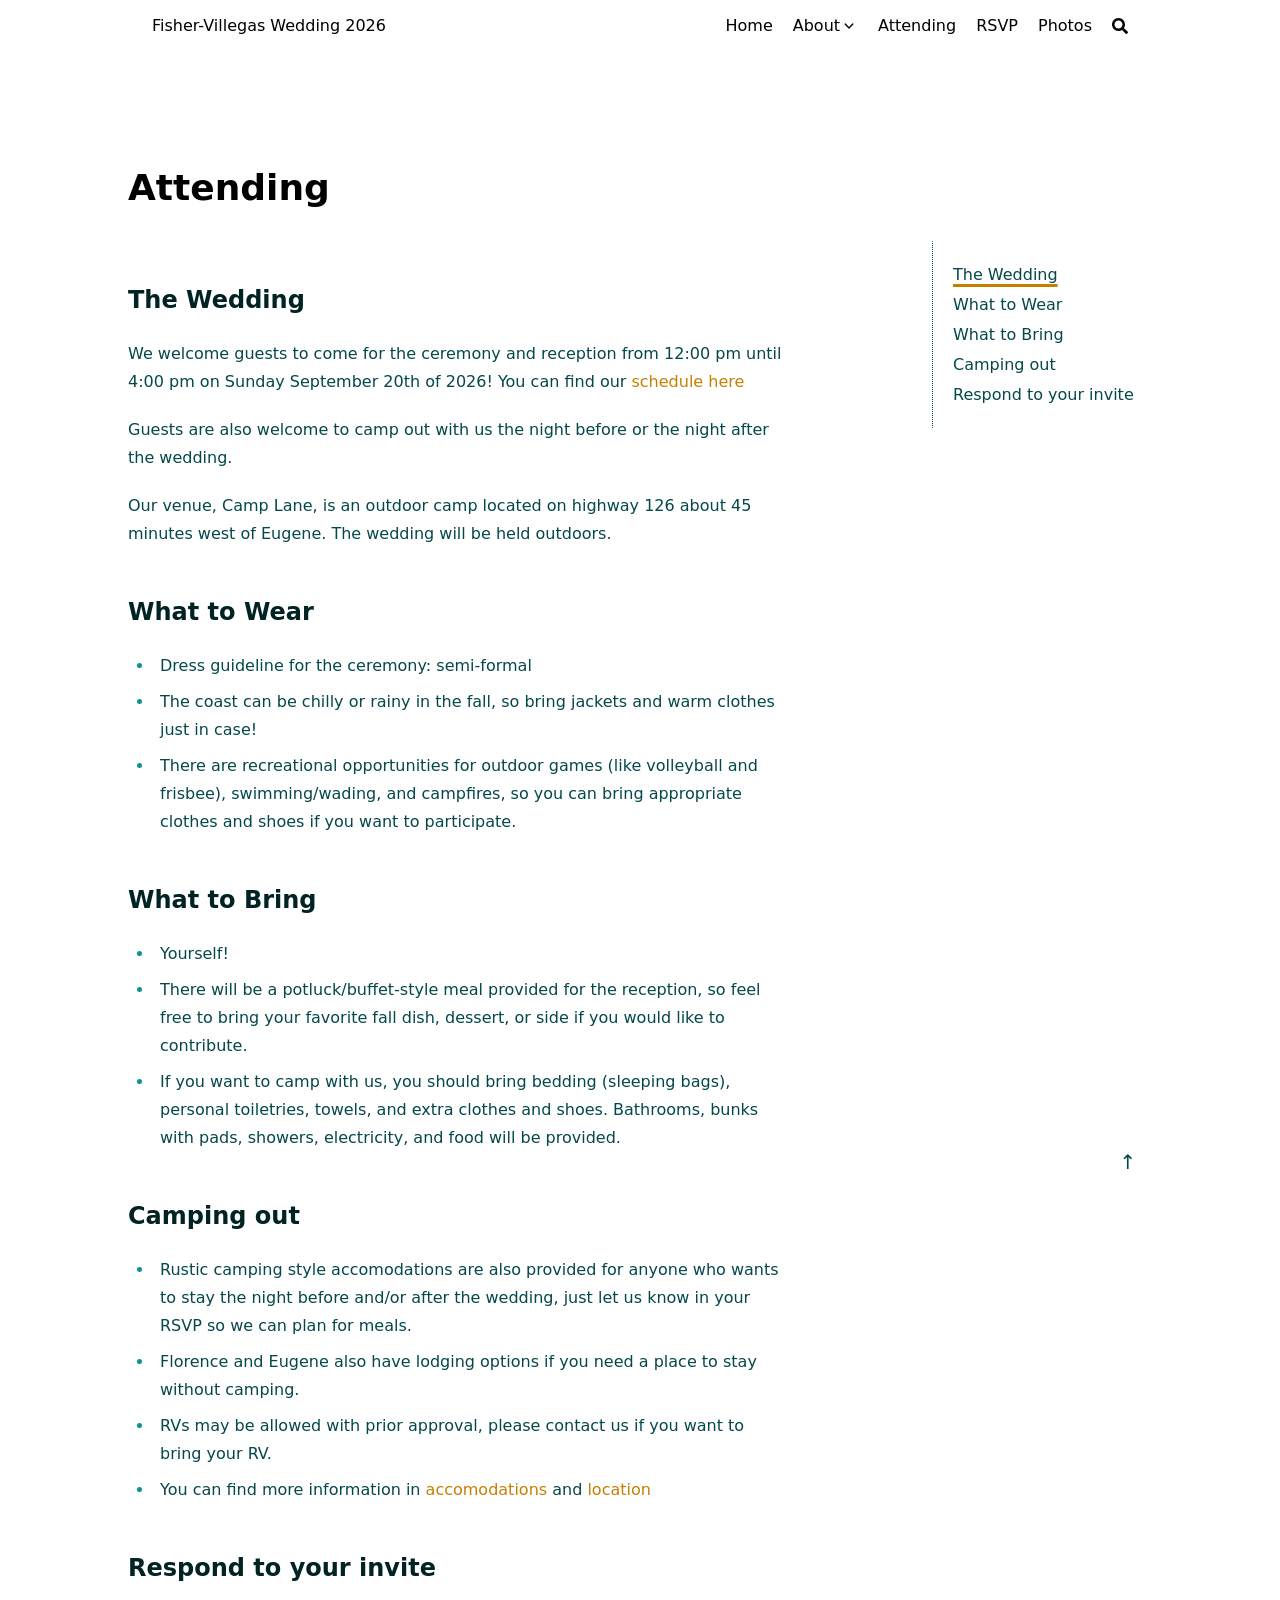
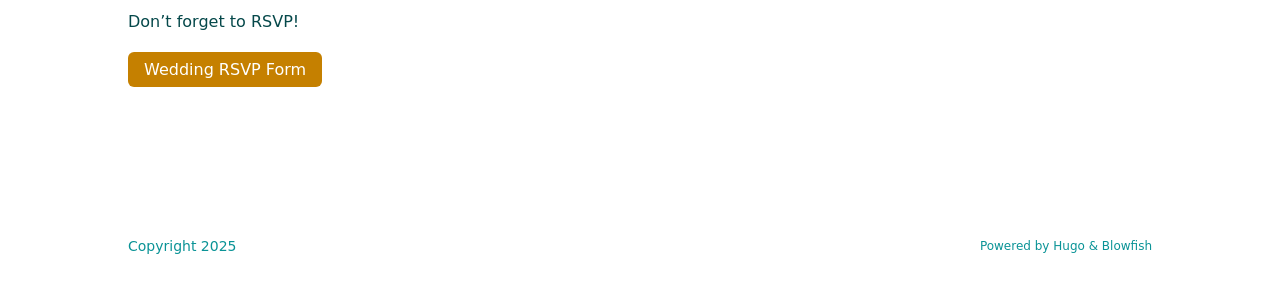
<file: home/attending/index.html>
<!doctype html>
<html
  lang="en"
  dir="ltr"
  class="scroll-smooth"
  data-default-appearance="light"
  data-auto-appearance="true"><head>
  <meta charset="utf-8">
  
    <meta http-equiv="content-language" content="en">
  
  <meta name="viewport" content="width=device-width, initial-scale=1.0">
  <meta http-equiv="X-UA-Compatible" content="ie=edge">
  <meta name="theme-color">

  
  <title>Attending &middot; Fisher-Villegas Wedding 2026</title>
    <meta name="title" content="Attending &middot; Fisher-Villegas Wedding 2026">

  
  <meta name="description" content="My awesome website">
  
  
  
  <link rel="canonical" href="/home/attending/">
  
  
  
  
  
  
  
  
  
  
    
    
  
  
  <link
    type="text/css"
    rel="stylesheet"
    href="/css/main.bundle.min.0aa66857f04d6227991f8569ee3f696c177a013dd3d6143012922731d3c39399de2d27cdfc6acd08d117e744866d55031b97e3de1606413230615f7bd757d579.css"
    integrity="sha512-CqZoV/BNYieZH4Vp7j9pbBd6AT3T1hQwEpInMdPDk5neLSfN/GrNCNEX50SGbVUDG5fj3hYGQTIwYV9711fVeQ==">

  
  
  <script
    type="text/javascript"
    src="/js/appearance.min.516a16745bea5a9bd011138d254cc0fd3973cd55ce6e15f3dec763e7c7c2c7448f8fe7b54cca811cb821b0c7e12cd161caace1dd794ac3d34d40937cbcc9ee12.js"
    integrity="sha512-UWoWdFvqWpvQERONJUzA/TlzzVXObhXz3sdj58fCx0SPj&#43;e1TMqBHLghsMfhLNFhyqzh3XlKw9NNQJN8vMnuEg=="></script>
  
  
    
    
    
  
  
  
  
  
  
  
  
  
  
    
    <script
      defer
      type="text/javascript"
      id="script-bundle"
      src="/js/main.bundle.min.a187118b41a60744310065c567365de85730c8495301d0ebae41810cc6f7a47432b1de7d4f3b11338959f1ac50c266be6b4b73acf6bf770016eb59b602cc1aa0.js"
      integrity="sha512-oYcRi0GmB0QxAGXFZzZd6FcwyElTAdDrrkGBDMb3pHQysd59TzsRM4lZ8axQwma&#43;a0tzrPa/dwAW61m2AswaoA=="
      data-copy="Copy"
      data-copied="Copied"></script>
  
  
    
    <script src="/lib/zoom/zoom.min.umd.a527109b68c082a70f3697716dd72a9d5aa8b545cf800cecbbc7399f2ca6f6e0ce3e431f2062b48bbfa47c9ea42822714060bef309be073f49b9c0e30d318d7b.js" integrity="sha512-pScQm2jAgqcPNpdxbdcqnVqotUXPgAzsu8c5nyym9uDOPkMfIGK0i7&#43;kfJ6kKCJxQGC&#43;8wm&#43;Bz9JucDjDTGNew=="></script>
  

  
  
    <link rel="apple-touch-icon" sizes="180x180" href="/apple-touch-icon.png">
    <link rel="icon" type="image/png" sizes="32x32" href="/favicon-32x32.png">
    <link rel="icon" type="image/png" sizes="16x16" href="/favicon-16x16.png">
    <link rel="manifest" href="/site.webmanifest">
  

  
  
  
  
  
  

  
  <meta property="og:url" content="/home/attending/">
  <meta property="og:site_name" content="Fisher-Villegas Wedding 2026">
  <meta property="og:title" content="Attending">
  <meta property="og:description" content="My awesome website">
  <meta property="og:locale" content="en">
  <meta property="og:type" content="article">
    <meta property="article:section" content="home">

  
  <meta name="twitter:card" content="summary">
  <meta name="twitter:title" content="Attending">
  <meta name="twitter:description" content="My awesome website">

  <script type="application/ld+json">
  [{
    "@context": "https://schema.org",
    "@type": "Article",
    "articleSection": "homepage",
    "name": "Attending",
    "headline": "Attending",
    
    
    "inLanguage": "en",
    "url" : "\/home\/attending\/",
    "author" : {
      "@type": "Person",
      "name": "Jonathan Fisher and Natanya Villegas Wedding 2026"
    },
    
    
    
    
    
    
    
    
    "mainEntityOfPage": "true",
    "wordCount": "279"
  }]
  </script>



  
  
    <meta name="author" content="Jonathan Fisher and Natanya Villegas Wedding 2026">
  
  
    
      
        
      
    
  

  
  

<script src="/lib/jquery/jquery.slim.min.b0dca576e87d7eaa5850ae4e61759c065786cdb6489d68fcc82240539eebd5da522bdb4fda085ffd245808c8fe2acb2516408eb774ef26b5f6015fc6737c0ea8.js" integrity="sha512-sNylduh9fqpYUK5OYXWcBleGzbZInWj8yCJAU57r1dpSK9tP2ghf/SRYCMj&#43;KsslFkCOt3TvJrX2AV/Gc3wOqA=="></script>























  
  





  
  

  
  

  
  

  
  
</head>
<body
    class="flex flex-col h-screen px-6 m-auto text-lg leading-7 max-w-7xl bg-neutral text-neutral-900 dark:bg-neutral-800 dark:text-neutral sm:px-14 md:px-24 lg:px-32 scrollbar-thin scrollbar-track-neutral-200 scrollbar-thumb-neutral-400 dark:scrollbar-track-neutral-800 dark:scrollbar-thumb-neutral-600">
    <div id="the-top" class="absolute flex self-center">
      <a
        class="px-3 py-1 text-sm -translate-y-8 rounded-b-lg bg-primary-200 focus:translate-y-0 dark:bg-neutral-600"
        href="#main-content">
        <span class="font-bold text-primary-600 ltr:pr-2 rtl:pl-2 dark:text-primary-400">&darr;</span>
        Skip to main content
      </a>
    </div>
    
    
      <div class="min-h-[148px]"></div>
<div class="fixed inset-x-0 pl-[24px] pr-[24px] z-100">
  <div
    id="menu-blur"
    class="absolute opacity-0 inset-x-0 top-0 h-full single_hero_background nozoom bg-neutral dark:bg-neutral-800"></div>
  <div class="relative max-w-[64rem] ml-auto mr-auto">
    













<div
  class="main-menu flex items-center justify-between px-4 py-6 sm:px-6 md:justify-start gap-x-3 pt-[2px] pr-0 pb-[3px] pl-0">
  
  
    
    

  <div class="flex flex-1 items-center justify-between">
    <nav class="flex space-x-3">
      
        <a href="/" class="text-base font-medium text-gray-500 hover:text-gray-900">
          Fisher-Villegas Wedding 2026
        </a>
      
    </nav>
    
  <nav class="hidden md:flex items-center gap-x-5 md:ml-12 h-12">
    
      
        
  <a
  href="/"
  
  class="flex items-center text-gray-500 hover:text-primary-600 dark:hover:text-primary-400">
  
  <p class="text-base font-medium" title="homepage">
    Home
  </p>
</a>



      
        
  <div>
  <div class="cursor-pointer flex items-center nested-menu">
    
    <a
      
      class="text-base font-medium text-gray-500 hover:text-primary-600 dark:hover:text-primary-400"
      title="">
      <p>
        About
      </p>
    </a>
    <span>
      <span class="relative block icon"><svg
  xmlns="http://www.w3.org/2000/svg"
  viewBox="0 0 20 20"
  fill="currentColor"
  aria-hidden="true"
>
  <path
    fill-rule="evenodd"
    d="M5.23 7.21a.75.75 0 011.06.02L10 11.168l3.71-3.938a.75.75 0 111.08 1.04l-4.25 4.5a.75.75 0 01-1.08 0l-4.25-4.5a.75.75 0 01.02-1.06z"
    clip-rule="evenodd"
  />
</svg>
</span>
    </span>
  </div>
  <div class="absolute menuhide">
    <div class="pt-2 p-5 mt-2 rounded-xl backdrop-blur shadow-2xl">
      <div class="flex flex-col space-y-3">
        
          <a
            href="/home/about/couple/"
            
            class="flex items-center text-gray-500 hover:text-primary-600 dark:hover:text-primary-400">
            
            <p class="text-sm font-sm" title="About">
              About the couple
            </p>
          </a>
        
          <a
            href="/home/about/location/"
            
            class="flex items-center text-gray-500 hover:text-primary-600 dark:hover:text-primary-400">
            
            <p class="text-sm font-sm" title="Location">
              Location
            </p>
          </a>
        
          <a
            href="/home/about/accom/"
            
            class="flex items-center text-gray-500 hover:text-primary-600 dark:hover:text-primary-400">
            
            <p class="text-sm font-sm" title="Accommodations">
              Accommodations
            </p>
          </a>
        
          <a
            href="/home/about/schedule/"
            
            class="flex items-center text-gray-500 hover:text-primary-600 dark:hover:text-primary-400">
            
            <p class="text-sm font-sm" title="Schedule">
              Schedule
            </p>
          </a>
        
          <a
            href="/home/about/gifts/"
            
            class="flex items-center text-gray-500 hover:text-primary-600 dark:hover:text-primary-400">
            
            <p class="text-sm font-sm" title="Gifts">
              Gifts
            </p>
          </a>
        
      </div>
    </div>
  </div>
</div>



      
        
  <a
  href="/home/attending/"
  
  class="flex items-center text-gray-500 hover:text-primary-600 dark:hover:text-primary-400">
  
  <p class="text-base font-medium" title="Attending">
    Attending
  </p>
</a>



      
        
  <a
  href="/home/rsvp/"
  
  class="flex items-center text-gray-500 hover:text-primary-600 dark:hover:text-primary-400">
  
  <p class="text-base font-medium" title="RSVP">
    RSVP
  </p>
</a>



      
        
  <a
  href="/home/photos/"
  
  class="flex items-center text-gray-500 hover:text-primary-600 dark:hover:text-primary-400">
  
  <p class="text-base font-medium" title="Photos">
    Photos
  </p>
</a>



      
    

    

    

    
      <button
        id="search-button"
        aria-label="Search"
        class="text-base hover:text-primary-600 dark:hover:text-primary-400"
        title="Search (/)">
        <span class="relative block icon"><svg aria-hidden="true" focusable="false" data-prefix="fas" data-icon="search" class="svg-inline--fa fa-search fa-w-16" role="img" xmlns="http://www.w3.org/2000/svg" viewBox="0 0 512 512"><path fill="currentColor" d="M505 442.7L405.3 343c-4.5-4.5-10.6-7-17-7H372c27.6-35.3 44-79.7 44-128C416 93.1 322.9 0 208 0S0 93.1 0 208s93.1 208 208 208c48.3 0 92.7-16.4 128-44v16.3c0 6.4 2.5 12.5 7 17l99.7 99.7c9.4 9.4 24.6 9.4 33.9 0l28.3-28.3c9.4-9.4 9.4-24.6.1-34zM208 336c-70.7 0-128-57.2-128-128 0-70.7 57.2-128 128-128 70.7 0 128 57.2 128 128 0 70.7-57.2 128-128 128z"/></svg>
</span>
      </button>
    

    
  </nav>

    
  <div class="flex md:hidden items-center gap-x-5 md:ml-12 h-12">
    <span></span>

    

    

    
      <button
        id="search-button-mobile"
        aria-label="Search"
        class="text-base hover:text-primary-600 dark:hover:text-primary-400"
        title="Search (/)">
        <span class="relative block icon"><svg aria-hidden="true" focusable="false" data-prefix="fas" data-icon="search" class="svg-inline--fa fa-search fa-w-16" role="img" xmlns="http://www.w3.org/2000/svg" viewBox="0 0 512 512"><path fill="currentColor" d="M505 442.7L405.3 343c-4.5-4.5-10.6-7-17-7H372c27.6-35.3 44-79.7 44-128C416 93.1 322.9 0 208 0S0 93.1 0 208s93.1 208 208 208c48.3 0 92.7-16.4 128-44v16.3c0 6.4 2.5 12.5 7 17l99.7 99.7c9.4 9.4 24.6 9.4 33.9 0l28.3-28.3c9.4-9.4 9.4-24.6.1-34zM208 336c-70.7 0-128-57.2-128-128 0-70.7 57.2-128 128-128 70.7 0 128 57.2 128 128 0 70.7-57.2 128-128 128z"/></svg>
</span>
      </button>
    

    
  </div>

  </div>
  
  <div class="-my-2 md:hidden">
    <div id="menu-button" class="block">
      
        <div class="cursor-pointer hover:text-primary-600 dark:hover:text-primary-400">
          <span class="relative block icon"><svg xmlns="http://www.w3.org/2000/svg" viewBox="0 0 448 512"><path fill="currentColor" d="M0 96C0 78.33 14.33 64 32 64H416C433.7 64 448 78.33 448 96C448 113.7 433.7 128 416 128H32C14.33 128 0 113.7 0 96zM0 256C0 238.3 14.33 224 32 224H416C433.7 224 448 238.3 448 256C448 273.7 433.7 288 416 288H32C14.33 288 0 273.7 0 256zM416 448H32C14.33 448 0 433.7 0 416C0 398.3 14.33 384 32 384H416C433.7 384 448 398.3 448 416C448 433.7 433.7 448 416 448z"/></svg>
</span>
        </div>
        <div
          id="menu-wrapper"
          class="fixed inset-0 z-30 invisible w-screen h-screen m-0 overflow-auto transition-opacity opacity-0 cursor-default bg-neutral-100/50 backdrop-blur-sm dark:bg-neutral-900/50 pt-[5px]">
          <ul
            class="flex space-y-2 mt-3 flex-col items-end w-full px-6 py-6 mx-auto overflow-visible list-none ltr:text-right rtl:text-left max-w-7xl">
            <li id="menu-close-button">
              <span
                class="cursor-pointer inline-block align-text-bottom hover:text-primary-600 dark:hover:text-primary-400">
                <span class="relative block icon"><svg xmlns="http://www.w3.org/2000/svg" viewBox="0 0 320 512"><path fill="currentColor" d="M310.6 361.4c12.5 12.5 12.5 32.75 0 45.25C304.4 412.9 296.2 416 288 416s-16.38-3.125-22.62-9.375L160 301.3L54.63 406.6C48.38 412.9 40.19 416 32 416S15.63 412.9 9.375 406.6c-12.5-12.5-12.5-32.75 0-45.25l105.4-105.4L9.375 150.6c-12.5-12.5-12.5-32.75 0-45.25s32.75-12.5 45.25 0L160 210.8l105.4-105.4c12.5-12.5 32.75-12.5 45.25 0s12.5 32.75 0 45.25l-105.4 105.4L310.6 361.4z"/></svg>
</span>
              </span>
            </li>

            
              
  <li class="mt-1">
  <a
    href="/"
    
    class="flex items-center text-gray-500 hover:text-primary-600 dark:hover:text-primary-400">
    
    <p class="text-bg font-bg" title="homepage">
      Home
    </p>
  </a>
</li>



            
              
  <li class="mt-1">
  <a
    href=""
    class="flex items-center text-gray-500 hover:text-primary-600 dark:hover:text-primary-400">
    
    <p class="text-bg font-bg" title="">
      About
    </p>
    <span>
      <span class="relative block icon"><svg
  xmlns="http://www.w3.org/2000/svg"
  viewBox="0 0 20 20"
  fill="currentColor"
  aria-hidden="true"
>
  <path
    fill-rule="evenodd"
    d="M5.23 7.21a.75.75 0 011.06.02L10 11.168l3.71-3.938a.75.75 0 111.08 1.04l-4.25 4.5a.75.75 0 01-1.08 0l-4.25-4.5a.75.75 0 01.02-1.06z"
    clip-rule="evenodd"
  />
</svg>
</span>
    </span>
  </a>
</li>

  <li class="mt-1">
    <a
      href="/home/about/couple/"
      
      class="flex items-center text-gray-500 hover:text-primary-600 dark:hover:text-primary-400">
      
      <p class="text-sm font-small" title="About">
        About the couple
      </p>
    </a>
  </li>

  <li class="mt-1">
    <a
      href="/home/about/location/"
      
      class="flex items-center text-gray-500 hover:text-primary-600 dark:hover:text-primary-400">
      
      <p class="text-sm font-small" title="Location">
        Location
      </p>
    </a>
  </li>

  <li class="mt-1">
    <a
      href="/home/about/accom/"
      
      class="flex items-center text-gray-500 hover:text-primary-600 dark:hover:text-primary-400">
      
      <p class="text-sm font-small" title="Accommodations">
        Accommodations
      </p>
    </a>
  </li>

  <li class="mt-1">
    <a
      href="/home/about/schedule/"
      
      class="flex items-center text-gray-500 hover:text-primary-600 dark:hover:text-primary-400">
      
      <p class="text-sm font-small" title="Schedule">
        Schedule
      </p>
    </a>
  </li>

  <li class="mt-1">
    <a
      href="/home/about/gifts/"
      
      class="flex items-center text-gray-500 hover:text-primary-600 dark:hover:text-primary-400">
      
      <p class="text-sm font-small" title="Gifts">
        Gifts
      </p>
    </a>
  </li>

<li class="mb-2"></li>



            
              
  <li class="mt-1">
  <a
    href="/home/attending/"
    
    class="flex items-center text-gray-500 hover:text-primary-600 dark:hover:text-primary-400">
    
    <p class="text-bg font-bg" title="Attending">
      Attending
    </p>
  </a>
</li>



            
              
  <li class="mt-1">
  <a
    href="/home/rsvp/"
    
    class="flex items-center text-gray-500 hover:text-primary-600 dark:hover:text-primary-400">
    
    <p class="text-bg font-bg" title="RSVP">
      RSVP
    </p>
  </a>
</li>



            
              
  <li class="mt-1">
  <a
    href="/home/photos/"
    
    class="flex items-center text-gray-500 hover:text-primary-600 dark:hover:text-primary-400">
    
    <p class="text-bg font-bg" title="Photos">
      Photos
    </p>
  </a>
</li>



            

          </ul>
          
        </div>
      
    </div>
  </div>

</div>




  <script>
    (function () {
      var $mainmenu = $(".main-menu");
      var path = window.location.pathname;
      $mainmenu.find('a[href="' + path + '"]').each(function (i, e) {
        $(e).children("p").addClass("active");
      });
    })();
  </script>


  </div>
</div>


<script
  type="text/javascript"
  src="/js/background-blur.min.0ad33cb9c066f652728b2cc09c9ceaf32645544f48e8b6b38f120d86f433ed997da275a49e6151fe0176430c45376812708d84727f3f969101fb44a4345b3f34.js"
  integrity="sha512-CtM8ucBm9lJyiyzAnJzq8yZFVE9I6LazjxINhvQz7Zl9onWknmFR/gF2QwxFN2gScI2Ecn8/lpEB&#43;0SkNFs/NA=="
  data-target-id="menu-blur"></script>

    
    <div class="relative flex flex-col grow">
      <main id="main-content" class="grow">
        
  
  <article>
    
    

    
    <header id="single_header" class="mt-5 max-w-prose">
      
      <h1 class="mt-0 text-4xl font-extrabold text-neutral-900 dark:text-neutral">
        Attending
      </h1>
      <div class="mt-1 mb-6 text-base text-neutral-500 dark:text-neutral-400 print:hidden">
        





  
  



  

  
  
  

  
  
    
  

  

  

  

  

  

  

  

  

  


  <div class="flex flex-row flex-wrap items-center">
    
    

    
    
  </div>

  

  
  

  
  



      </div>
      
        
  
  
  
  
  
  

  

  

  

  

      
    </header>

    
    <section class="flex flex-col max-w-full mt-0 prose dark:prose-invert lg:flex-row">
      
      
      
      
      
        <div class="order-first lg:ml-auto px-0 lg:order-last ltr:lg:pl-8 rtl:lg:pr-8">
          <div class="toc ltr:pl-5 rtl:pr-5 print:hidden lg:sticky lg:top-[140px]">
            
              <details
  open
  id="TOCView"
  class="toc-right mt-0 overflow-y-auto overscroll-contain scrollbar-thin scrollbar-track-neutral-200 scrollbar-thumb-neutral-400 dark:scrollbar-track-neutral-800 dark:scrollbar-thumb-neutral-600 rounded-lg ltr:-ml-5 ltr:pl-5 rtl:-mr-5 rtl:pr-5 hidden lg:block">
  <summary
    class="block py-1 text-lg font-semibold cursor-pointer bg-neutral-100 text-neutral-800 ltr:-ml-5 ltr:pl-5 rtl:-mr-5 rtl:pr-5 dark:bg-neutral-700 dark:text-neutral-100 lg:hidden">
    Table of Contents
  </summary>
  <div
    class="min-w-[220px] py-2 border-dotted ltr:-ml-5 ltr:border-l ltr:pl-5 rtl:-mr-5 rtl:border-r rtl:pr-5 dark:border-neutral-600">
    <nav id="TableOfContents">
  <ul>
    <li><a href="#the-wedding">The Wedding</a></li>
    <li><a href="#what-to-wear">What to Wear</a></li>
    <li><a href="#what-to-bring">What to Bring</a></li>
    <li><a href="#camping-out">Camping out</a></li>
    <li><a href="#respond-to-your-invite">Respond to your invite</a></li>
  </ul>
</nav>
  </div>
</details>
<details class="toc-inside mt-0 overflow-hidden rounded-lg ltr:-ml-5 ltr:pl-5 rtl:-mr-5 rtl:pr-5 lg:hidden">
  <summary
    class="py-1 text-lg font-semibold cursor-pointer bg-neutral-100 text-neutral-800 ltr:-ml-5 ltr:pl-5 rtl:-mr-5 rtl:pr-5 dark:bg-neutral-700 dark:text-neutral-100 lg:hidden">
    Table of Contents
  </summary>
  <div
    class="py-2 border-dotted border-neutral-300 ltr:-ml-5 ltr:border-l ltr:pl-5 rtl:-mr-5 rtl:border-r rtl:pr-5 dark:border-neutral-600">
    <nav id="TableOfContents">
  <ul>
    <li><a href="#the-wedding">The Wedding</a></li>
    <li><a href="#what-to-wear">What to Wear</a></li>
    <li><a href="#what-to-bring">What to Bring</a></li>
    <li><a href="#camping-out">Camping out</a></li>
    <li><a href="#respond-to-your-invite">Respond to your invite</a></li>
  </ul>
</nav>
  </div>
</details>


<script>
  (function () {
    'use strict'

    const SCROLL_OFFSET_RATIO = 0.33
    const TOC_SELECTOR = '#TableOfContents'
    const ANCHOR_SELECTOR = '.anchor'
    const TOC_LINK_SELECTOR = 'a[href^="#"]'
    const NESTED_LIST_SELECTOR = 'li ul'
    const ACTIVE_CLASS = 'active'

    function getActiveAnchorId(anchors, offsetRatio) {
      const threshold = window.scrollY + window.innerHeight * offsetRatio
      const tocLinks = [...document.querySelectorAll('#TableOfContents a[href^="#"]')]
      const tocIds = new Set(tocLinks.map(link => link.getAttribute('href').substring(1)))

      for (let i = anchors.length - 1; i >= 0; i--) {
        const top = anchors[i].getBoundingClientRect().top + window.scrollY
        if (top <= threshold && tocIds.has(anchors[i].id)) {
          return anchors[i].id
        }
      }
      return anchors.find(anchor => tocIds.has(anchor.id))?.id || ''
    }

    function updateTOC({ toc, anchors, links, scrollOffset, collapseInactive }) {
      const activeId = getActiveAnchorId(anchors, scrollOffset)
      if (!activeId) return

      links.forEach(link => {
        const isActive = link.getAttribute('href') === `#${activeId}`
        link.classList.toggle(ACTIVE_CLASS, isActive)

        if (collapseInactive) {
          const ul = link.closest('li')?.querySelector('ul')
          if (ul) ul.style.display = isActive ? '' : 'none'
        }
      })

      if (collapseInactive) {
        const activeLink = toc.querySelector(`a[href="#${CSS.escape(activeId)}"]`)
        let el = activeLink
        while (el && el !== toc) {
          if (el.tagName === 'UL') el.style.display = ''
          if (el.tagName === 'LI') el.querySelector('ul')?.style.setProperty('display', '')
          el = el.parentElement
        }
      }
    }

    function initTOC() {
      const toc = document.querySelector(TOC_SELECTOR)
      if (!toc) return

      const collapseInactive = false
      const anchors = [...document.querySelectorAll(ANCHOR_SELECTOR)]
      const links = [...toc.querySelectorAll(TOC_LINK_SELECTOR)]

      if (collapseInactive) {
        toc.querySelectorAll(NESTED_LIST_SELECTOR).forEach(ul => ul.style.display = 'none')
      }

      const config = {
        toc,
        anchors,
        links,
        scrollOffset: SCROLL_OFFSET_RATIO,
        collapseInactive
      }

      window.addEventListener('scroll', () => updateTOC(config), { passive: true })
      window.addEventListener('hashchange', () => updateTOC(config), { passive: true })

      updateTOC(config)
    }

    document.readyState === 'loading'
      ? document.addEventListener('DOMContentLoaded', initTOC)
      : initTOC()
  })()
</script>


            
            
          </div>
        </div>
      


      <div class="min-w-0 min-h-0 max-w-fit">
        

        <div class="article-content max-w-prose mb-20">
          
<h2 class="relative group">The Wedding 
    <div id="the-wedding" class="anchor"></div>
    
</h2>
<p>We welcome guests to come for the ceremony and reception from 12:00 pm until 4:00 pm on Sunday September 20th of 2026!
You can find our <a
  href="/home/about/schedule/">schedule here</a></p>
<p>Guests are also welcome to camp out with us the night before or the night after the wedding.</p>
<p>Our venue, Camp Lane, is an outdoor camp located on highway 126 about 45 minutes west of Eugene. The wedding will be held outdoors.</p>

<h2 class="relative group">What to Wear 
    <div id="what-to-wear" class="anchor"></div>
    
</h2>
<ul>
<li>Dress guideline for the ceremony: semi-formal</li>
<li>The coast can be chilly or rainy in the fall, so bring jackets and warm clothes just in case!</li>
<li>There are recreational opportunities for outdoor games (like volleyball and frisbee), swimming/wading, and campfires, so you can bring appropriate clothes and shoes if you want to participate.</li>
</ul>

<h2 class="relative group">What to Bring 
    <div id="what-to-bring" class="anchor"></div>
    
</h2>
<ul>
<li>Yourself!</li>
<li>There will be a potluck/buffet-style meal provided for the reception, so feel free to bring your favorite fall dish, dessert, or side if you would like to contribute.</li>
<li>If you want to camp with us, you should bring bedding (sleeping bags), personal toiletries, towels, and extra clothes and shoes. Bathrooms, bunks with pads, showers, electricity, and food will be provided.</li>
</ul>

<h2 class="relative group">Camping out 
    <div id="camping-out" class="anchor"></div>
    
</h2>
<ul>
<li>Rustic camping style accomodations are also provided for anyone who wants to stay the night before and/or after the wedding, just let us know in your RSVP so we can plan for meals.</li>
<li>Florence and Eugene also have lodging options if you need a place to stay without camping.</li>
<li>RVs may be allowed with prior approval, please contact us if you want to bring your RV.</li>
<li>You can find more information in <a
  href="/home/about/accom/">accomodations</a> and <a
  href="/home/about/location/">location</a></li>
</ul>

<h2 class="relative group">Respond to your invite 
    <div id="respond-to-your-invite" class="anchor"></div>
    
</h2>
<p>Don&rsquo;t forget to RSVP!</p>
<a
  class="!rounded-md bg-primary-600 px-4 py-2 !text-neutral !no-underline hover:!bg-primary-500 dark:bg-primary-800 dark:hover:!bg-primary-700"
  href="https://docs.google.com/forms/d/14md7hHMy5l9UlMGUnTJcGDpZb86qaqb0uV8ULgAG8go/edit"
  target="_blank"
  
  role="button">
   Wedding RSVP Form
</a>


          
          
          
        </div>
        
        

        

        

      </div>

      
      
        
        
          
          
        
        
        
        <script
          type="text/javascript"
          src="/js/page.min.54b6f4371722649edbe871e431d8670d670878c22be8f36e229fe53cc9b786fe25a834def5e6de621f7a3e37b72bc8cd73839aa5ed907ed6cbd45cd3e1b0fa20.js"
          integrity="sha512-VLb0NxciZJ7b6HHkMdhnDWcIeMIr6PNuIp/lPMm3hv4lqDTe9ebeYh96Pje3K8jNc4Oape2QftbL1FzT4bD6IA=="
          data-oid="views_home/attending.md"
          data-oid-likes="likes_home/attending.md"></script>
      
    </section>

    
    <footer class="pt-8 max-w-prose print:hidden">
      

      
    </footer>
  </article>

        <div id="top-scroller" class="pointer-events-none absolute top-[110vh] bottom-0 w-12 ltr:right-0 rtl:left-0 z-10">
  <a
    href="#the-top"
    class="pointer-events-auto sticky top-[calc(100vh-5.5rem)] flex h-12 w-12 mb-16 items-center justify-center rounded-full bg-neutral/50 text-xl text-neutral-700 hover:text-primary-600 dark:bg-neutral-800/50 dark:text-neutral dark:hover:text-primary-400"
    aria-label="Scroll to top"
    title="Scroll to top">
    &uarr;
  </a>
</div>

      </main><footer id="site-footer" class="py-10 print:hidden">
  
  
  <div class="flex items-center justify-between">
    
    
      <p class="text-sm text-neutral-500 dark:text-neutral-400">
          Copyright 2025
      </p>
    

    
    
      <p class="text-xs text-neutral-500 dark:text-neutral-400">
        
        
        Powered by <a class="hover:underline hover:decoration-primary-400 hover:text-primary-500"
          href="https://gohugo.io/" target="_blank" rel="noopener noreferrer">Hugo</a> &amp; <a class="hover:underline hover:decoration-primary-400 hover:text-primary-500"
          href="https://blowfish.page/" target="_blank" rel="noopener noreferrer">Blowfish</a>
      </p>
    
  </div>
  
    <script>
      mediumZoom(document.querySelectorAll("img:not(.nozoom)"), {
        margin: 24,
        background: "rgba(0,0,0,0.5)",
        scrollOffset: 0,
      });
    </script>
  
  
  
  <script
    type="text/javascript"
    src="/js/process.min.ee03488f19c93c2efb199e2e3014ea5f3cb2ce7d45154adb3399a158cac27ca52831db249ede5bb602700ef87eb02434139de0858af1818ab0fb4182472204a4.js"
    integrity="sha512-7gNIjxnJPC77GZ4uMBTqXzyyzn1FFUrbM5mhWMrCfKUoMdsknt5btgJwDvh&#43;sCQ0E53ghYrxgYqw&#43;0GCRyIEpA=="></script>
  
  
</footer>
<div
  id="search-wrapper"
  class="invisible fixed inset-0 flex h-screen w-screen cursor-default flex-col bg-neutral-500/50 p-4 backdrop-blur-sm dark:bg-neutral-900/50 sm:p-6 md:p-[10vh] lg:p-[12vh] z-500"
  data-url="/">
  <div
    id="search-modal"
    class="flex flex-col w-full max-w-3xl min-h-0 mx-auto border rounded-md shadow-lg top-20 border-neutral-200 bg-neutral dark:border-neutral-700 dark:bg-neutral-800">
    <header class="relative z-10 flex items-center justify-between flex-none px-2">
      <form class="flex items-center flex-auto min-w-0">
        <div class="flex items-center justify-center w-8 h-8 text-neutral-400">
          <span class="relative block icon"><svg aria-hidden="true" focusable="false" data-prefix="fas" data-icon="search" class="svg-inline--fa fa-search fa-w-16" role="img" xmlns="http://www.w3.org/2000/svg" viewBox="0 0 512 512"><path fill="currentColor" d="M505 442.7L405.3 343c-4.5-4.5-10.6-7-17-7H372c27.6-35.3 44-79.7 44-128C416 93.1 322.9 0 208 0S0 93.1 0 208s93.1 208 208 208c48.3 0 92.7-16.4 128-44v16.3c0 6.4 2.5 12.5 7 17l99.7 99.7c9.4 9.4 24.6 9.4 33.9 0l28.3-28.3c9.4-9.4 9.4-24.6.1-34zM208 336c-70.7 0-128-57.2-128-128 0-70.7 57.2-128 128-128 70.7 0 128 57.2 128 128 0 70.7-57.2 128-128 128z"/></svg>
</span>
        </div>
        <input
          type="search"
          id="search-query"
          class="flex flex-auto h-12 mx-1 bg-transparent appearance-none focus:outline-dotted focus:outline-2 focus:outline-transparent"
          placeholder="Search"
          tabindex="0">
      </form>
      <button
        id="close-search-button"
        class="flex items-center justify-center w-8 h-8 text-neutral-700 hover:text-primary-600 dark:text-neutral dark:hover:text-primary-400"
        title="Close (Esc)">
        <span class="relative block icon"><svg xmlns="http://www.w3.org/2000/svg" viewBox="0 0 320 512"><path fill="currentColor" d="M310.6 361.4c12.5 12.5 12.5 32.75 0 45.25C304.4 412.9 296.2 416 288 416s-16.38-3.125-22.62-9.375L160 301.3L54.63 406.6C48.38 412.9 40.19 416 32 416S15.63 412.9 9.375 406.6c-12.5-12.5-12.5-32.75 0-45.25l105.4-105.4L9.375 150.6c-12.5-12.5-12.5-32.75 0-45.25s32.75-12.5 45.25 0L160 210.8l105.4-105.4c12.5-12.5 32.75-12.5 45.25 0s12.5 32.75 0 45.25l-105.4 105.4L310.6 361.4z"/></svg>
</span>
      </button>
    </header>
    <section class="flex-auto px-2 overflow-auto">
      <ul id="search-results">
        
      </ul>
    </section>
  </div>
</div>

    </div>
  </body>
  
</html>
</file>
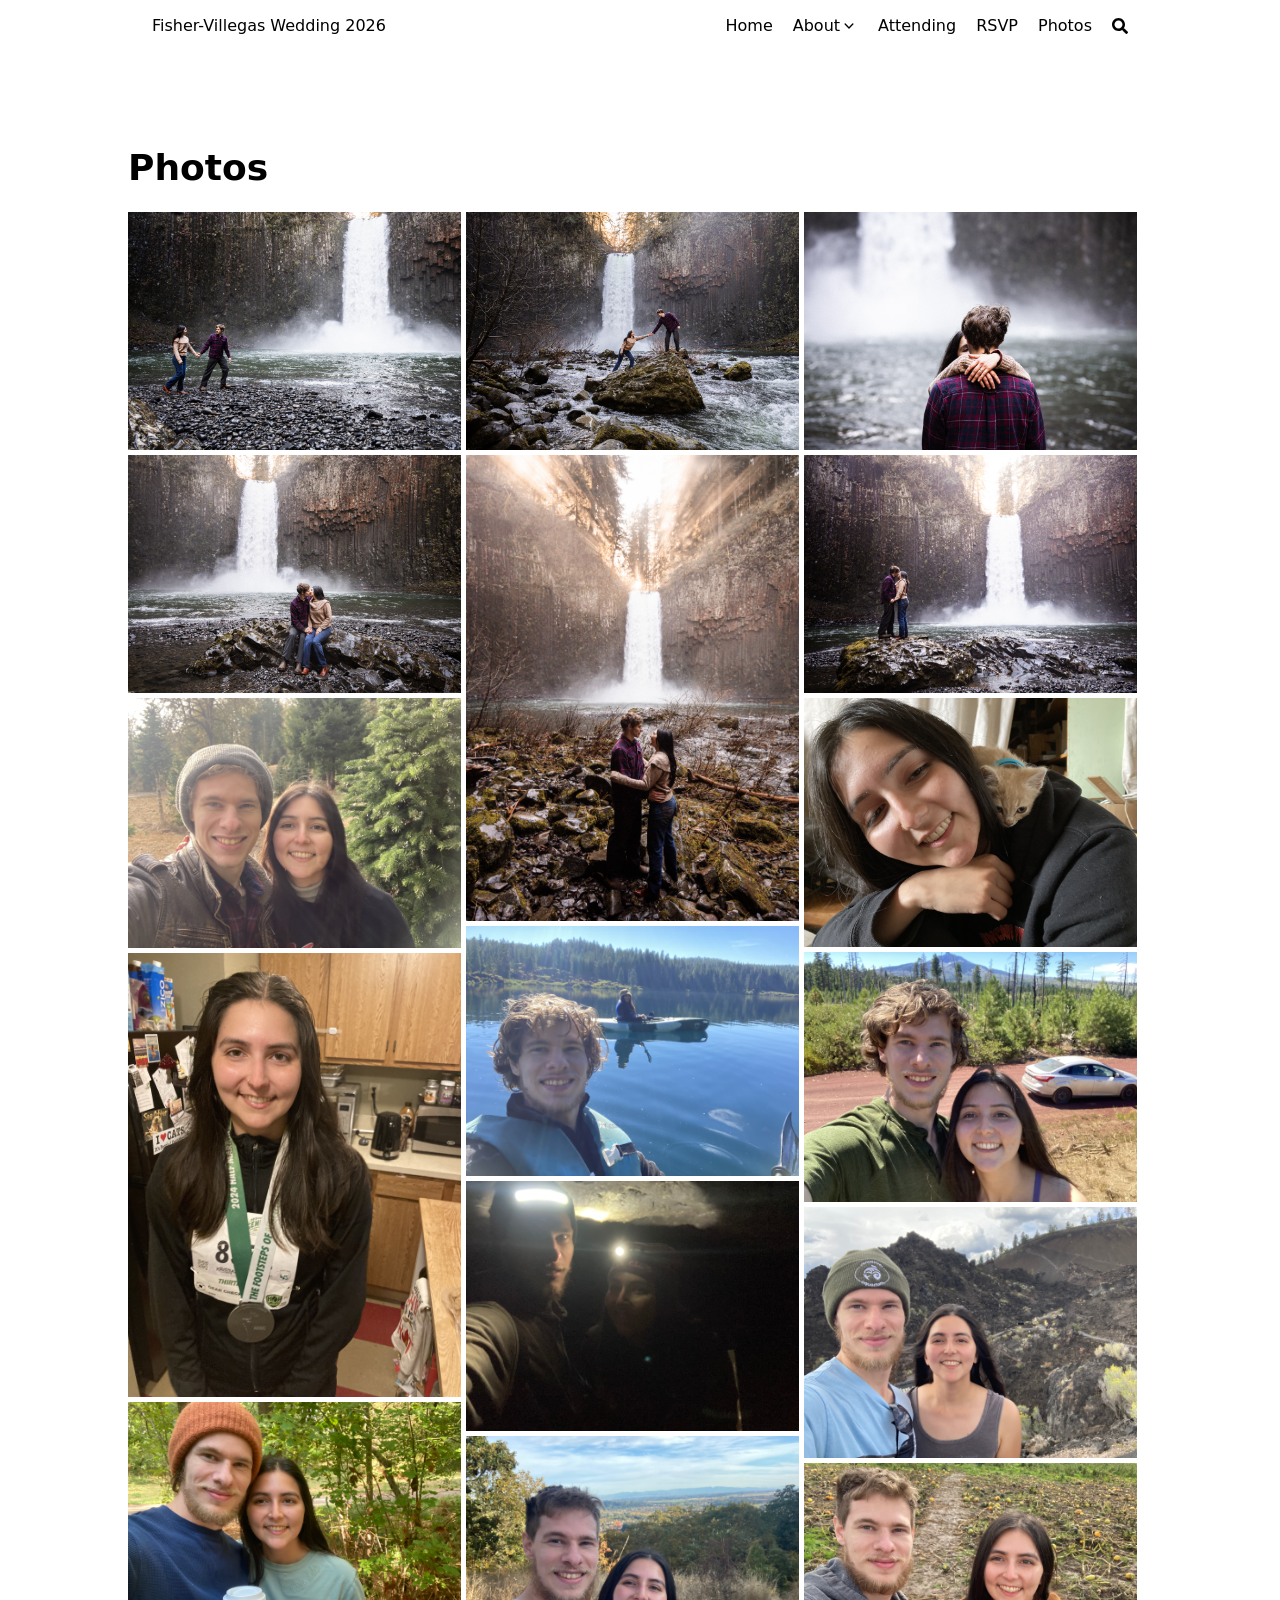
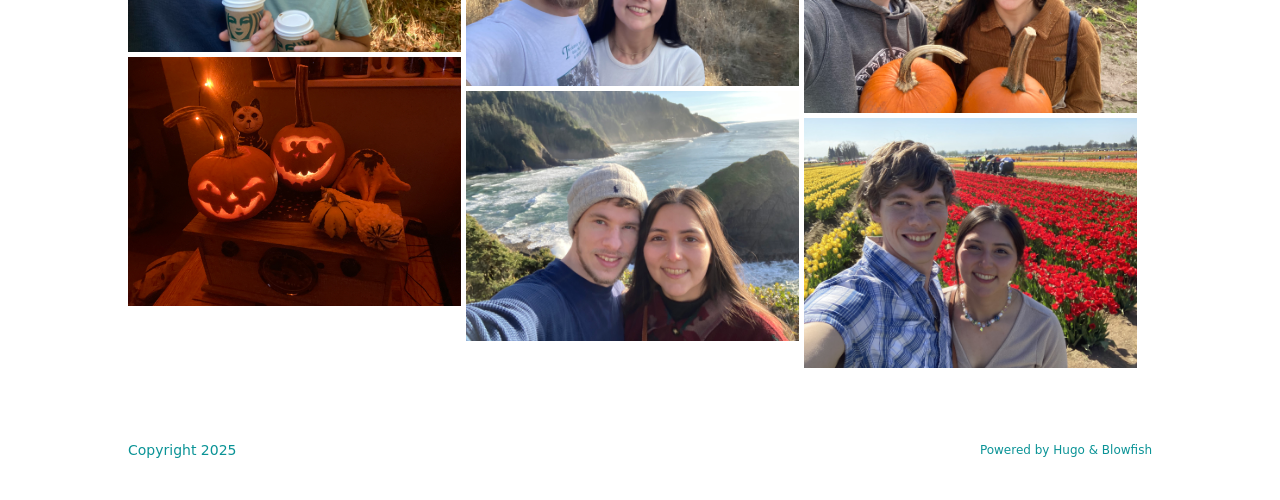
<file: home/photos/index.html>
<!doctype html>
<html
  lang="en"
  dir="ltr"
  class="scroll-smooth"
  data-default-appearance="light"
  data-auto-appearance="true"><head>
  <meta charset="utf-8">
  
    <meta http-equiv="content-language" content="en">
  
  <meta name="viewport" content="width=device-width, initial-scale=1.0">
  <meta http-equiv="X-UA-Compatible" content="ie=edge">
  <meta name="theme-color">

  
  <title>Photos &middot; Fisher-Villegas Wedding 2026</title>
    <meta name="title" content="Photos &middot; Fisher-Villegas Wedding 2026">

  
  <meta name="description" content="My awesome website">
  
  
  
  <link rel="canonical" href="/home/photos/">
  
  
  
  
  
  
  
  
  
  
    
    
  
  
  <link
    type="text/css"
    rel="stylesheet"
    href="/css/main.bundle.min.0aa66857f04d6227991f8569ee3f696c177a013dd3d6143012922731d3c39399de2d27cdfc6acd08d117e744866d55031b97e3de1606413230615f7bd757d579.css"
    integrity="sha512-CqZoV/BNYieZH4Vp7j9pbBd6AT3T1hQwEpInMdPDk5neLSfN/GrNCNEX50SGbVUDG5fj3hYGQTIwYV9711fVeQ==">

  
  
  <script
    type="text/javascript"
    src="/js/appearance.min.516a16745bea5a9bd011138d254cc0fd3973cd55ce6e15f3dec763e7c7c2c7448f8fe7b54cca811cb821b0c7e12cd161caace1dd794ac3d34d40937cbcc9ee12.js"
    integrity="sha512-UWoWdFvqWpvQERONJUzA/TlzzVXObhXz3sdj58fCx0SPj&#43;e1TMqBHLghsMfhLNFhyqzh3XlKw9NNQJN8vMnuEg=="></script>
  
  
    
    
    
  
  
  
  
  
  
  
  
  
  
    
    <script
      defer
      type="text/javascript"
      id="script-bundle"
      src="/js/main.bundle.min.a187118b41a60744310065c567365de85730c8495301d0ebae41810cc6f7a47432b1de7d4f3b11338959f1ac50c266be6b4b73acf6bf770016eb59b602cc1aa0.js"
      integrity="sha512-oYcRi0GmB0QxAGXFZzZd6FcwyElTAdDrrkGBDMb3pHQysd59TzsRM4lZ8axQwma&#43;a0tzrPa/dwAW61m2AswaoA=="
      data-copy="Copy"
      data-copied="Copied"></script>
  
  
    
    <script src="/lib/zoom/zoom.min.umd.a527109b68c082a70f3697716dd72a9d5aa8b545cf800cecbbc7399f2ca6f6e0ce3e431f2062b48bbfa47c9ea42822714060bef309be073f49b9c0e30d318d7b.js" integrity="sha512-pScQm2jAgqcPNpdxbdcqnVqotUXPgAzsu8c5nyym9uDOPkMfIGK0i7&#43;kfJ6kKCJxQGC&#43;8wm&#43;Bz9JucDjDTGNew=="></script>
  

  
  
    <link rel="apple-touch-icon" sizes="180x180" href="/apple-touch-icon.png">
    <link rel="icon" type="image/png" sizes="32x32" href="/favicon-32x32.png">
    <link rel="icon" type="image/png" sizes="16x16" href="/favicon-16x16.png">
    <link rel="manifest" href="/site.webmanifest">
  

  
  
  
  
  
  

  
  <meta property="og:url" content="/home/photos/">
  <meta property="og:site_name" content="Fisher-Villegas Wedding 2026">
  <meta property="og:title" content="Photos">
  <meta property="og:description" content="My awesome website">
  <meta property="og:locale" content="en">
  <meta property="og:type" content="article">
    <meta property="article:section" content="home">

  
  <meta name="twitter:card" content="summary">
  <meta name="twitter:title" content="Photos">
  <meta name="twitter:description" content="My awesome website">

  <script type="application/ld+json">
  [{
    "@context": "https://schema.org",
    "@type": "Article",
    "articleSection": "homepage",
    "name": "Photos",
    "headline": "Photos",
    
    
    "inLanguage": "en",
    "url" : "\/home\/photos\/",
    "author" : {
      "@type": "Person",
      "name": "Jonathan Fisher and Natanya Villegas Wedding 2026"
    },
    
    
    
    
    
    
    
    
    "mainEntityOfPage": "true",
    "wordCount": "0"
  }]
  </script>



  
  
    <meta name="author" content="Jonathan Fisher and Natanya Villegas Wedding 2026">
  
  
    
      
        
      
    
  

  
  

<script src="/lib/jquery/jquery.slim.min.b0dca576e87d7eaa5850ae4e61759c065786cdb6489d68fcc82240539eebd5da522bdb4fda085ffd245808c8fe2acb2516408eb774ef26b5f6015fc6737c0ea8.js" integrity="sha512-sNylduh9fqpYUK5OYXWcBleGzbZInWj8yCJAU57r1dpSK9tP2ghf/SRYCMj&#43;KsslFkCOt3TvJrX2AV/Gc3wOqA=="></script>















  
  
  <link
    type="text/css"
    rel="stylesheet"
    href="/css/components/gallery.a340929bbb811e8e4d4a0f98c05ad907342e2adef8546efa14cc42546f8a8b87827e0e981916da043c388dfc064eeaa0812a210e6cf70be45e22cd385a560ba1.css"
    integrity="sha512-o0CSm7uBHo5NSg&#43;YwFrZBzQuKt74VG76FMxCVG&#43;Ki4eCfg6YGRbaBDw4jfwGTuqggSohDmz3C&#43;ReIs04WlYLoQ==">
  
  
  <script
    defer
    type="text/javascript"
    src="/lib/packery/packery.pkgd.min.8b0cbb30a72acb6a0188f690a3768e9c531f056dcf18df8d739ececb994387d28137ed684b2f23da6df5a0c416eb4f8818d5db4493419a9b97c7452ac602fbd4.js"
    integrity="sha512-iwy7MKcqy2oBiPaQo3aOnFMfBW3PGN&#43;Nc57Oy5lDh9KBN&#43;1oSy8j2m31oMQW60&#43;IGNXbRJNBmpuXx0UqxgL71A=="></script>

  
  
  <script
    type="text/javascript"
    src="/js/shortcodes/gallery.min.066f04f8dacc3930df93010e4f91004c55c8971379324510b9703d5f02dcb9c0379e0d9be24c4da79e2a004cdf006f5d2990ef8899c528459515d1833b5c9459.js"
    integrity="sha512-Bm8E&#43;NrMOTDfkwEOT5EATFXIlxN5MkUQuXA9XwLcucA3ng2b4kxNp54qAEzfAG9dKZDviJnFKEWVFdGDO1yUWQ=="></script>









  
  





  
  

  
  

  
  

  
  
</head>
<body
    class="flex flex-col h-screen px-6 m-auto text-lg leading-7 max-w-7xl bg-neutral text-neutral-900 dark:bg-neutral-800 dark:text-neutral sm:px-14 md:px-24 lg:px-32 scrollbar-thin scrollbar-track-neutral-200 scrollbar-thumb-neutral-400 dark:scrollbar-track-neutral-800 dark:scrollbar-thumb-neutral-600">
    <div id="the-top" class="absolute flex self-center">
      <a
        class="px-3 py-1 text-sm -translate-y-8 rounded-b-lg bg-primary-200 focus:translate-y-0 dark:bg-neutral-600"
        href="#main-content">
        <span class="font-bold text-primary-600 ltr:pr-2 rtl:pl-2 dark:text-primary-400">&darr;</span>
        Skip to main content
      </a>
    </div>
    
    
      <div class="min-h-[148px]"></div>
<div class="fixed inset-x-0 pl-[24px] pr-[24px] z-100">
  <div
    id="menu-blur"
    class="absolute opacity-0 inset-x-0 top-0 h-full single_hero_background nozoom bg-neutral dark:bg-neutral-800"></div>
  <div class="relative max-w-[64rem] ml-auto mr-auto">
    













<div
  class="main-menu flex items-center justify-between px-4 py-6 sm:px-6 md:justify-start gap-x-3 pt-[2px] pr-0 pb-[3px] pl-0">
  
  
    
    

  <div class="flex flex-1 items-center justify-between">
    <nav class="flex space-x-3">
      
        <a href="/" class="text-base font-medium text-gray-500 hover:text-gray-900">
          Fisher-Villegas Wedding 2026
        </a>
      
    </nav>
    
  <nav class="hidden md:flex items-center gap-x-5 md:ml-12 h-12">
    
      
        
  <a
  href="/"
  
  class="flex items-center text-gray-500 hover:text-primary-600 dark:hover:text-primary-400">
  
  <p class="text-base font-medium" title="homepage">
    Home
  </p>
</a>



      
        
  <div>
  <div class="cursor-pointer flex items-center nested-menu">
    
    <a
      
      class="text-base font-medium text-gray-500 hover:text-primary-600 dark:hover:text-primary-400"
      title="">
      <p>
        About
      </p>
    </a>
    <span>
      <span class="relative block icon"><svg
  xmlns="http://www.w3.org/2000/svg"
  viewBox="0 0 20 20"
  fill="currentColor"
  aria-hidden="true"
>
  <path
    fill-rule="evenodd"
    d="M5.23 7.21a.75.75 0 011.06.02L10 11.168l3.71-3.938a.75.75 0 111.08 1.04l-4.25 4.5a.75.75 0 01-1.08 0l-4.25-4.5a.75.75 0 01.02-1.06z"
    clip-rule="evenodd"
  />
</svg>
</span>
    </span>
  </div>
  <div class="absolute menuhide">
    <div class="pt-2 p-5 mt-2 rounded-xl backdrop-blur shadow-2xl">
      <div class="flex flex-col space-y-3">
        
          <a
            href="/home/about/couple/"
            
            class="flex items-center text-gray-500 hover:text-primary-600 dark:hover:text-primary-400">
            
            <p class="text-sm font-sm" title="About">
              About the couple
            </p>
          </a>
        
          <a
            href="/home/about/location/"
            
            class="flex items-center text-gray-500 hover:text-primary-600 dark:hover:text-primary-400">
            
            <p class="text-sm font-sm" title="Location">
              Location
            </p>
          </a>
        
          <a
            href="/home/about/accom/"
            
            class="flex items-center text-gray-500 hover:text-primary-600 dark:hover:text-primary-400">
            
            <p class="text-sm font-sm" title="Accommodations">
              Accommodations
            </p>
          </a>
        
          <a
            href="/home/about/schedule/"
            
            class="flex items-center text-gray-500 hover:text-primary-600 dark:hover:text-primary-400">
            
            <p class="text-sm font-sm" title="Schedule">
              Schedule
            </p>
          </a>
        
          <a
            href="/home/about/gifts/"
            
            class="flex items-center text-gray-500 hover:text-primary-600 dark:hover:text-primary-400">
            
            <p class="text-sm font-sm" title="Gifts">
              Gifts
            </p>
          </a>
        
      </div>
    </div>
  </div>
</div>



      
        
  <a
  href="/home/attending/"
  
  class="flex items-center text-gray-500 hover:text-primary-600 dark:hover:text-primary-400">
  
  <p class="text-base font-medium" title="Attending">
    Attending
  </p>
</a>



      
        
  <a
  href="/home/rsvp/"
  
  class="flex items-center text-gray-500 hover:text-primary-600 dark:hover:text-primary-400">
  
  <p class="text-base font-medium" title="RSVP">
    RSVP
  </p>
</a>



      
        
  <a
  href="/home/photos/"
  
  class="flex items-center text-gray-500 hover:text-primary-600 dark:hover:text-primary-400">
  
  <p class="text-base font-medium" title="Photos">
    Photos
  </p>
</a>



      
    

    

    

    
      <button
        id="search-button"
        aria-label="Search"
        class="text-base hover:text-primary-600 dark:hover:text-primary-400"
        title="Search (/)">
        <span class="relative block icon"><svg aria-hidden="true" focusable="false" data-prefix="fas" data-icon="search" class="svg-inline--fa fa-search fa-w-16" role="img" xmlns="http://www.w3.org/2000/svg" viewBox="0 0 512 512"><path fill="currentColor" d="M505 442.7L405.3 343c-4.5-4.5-10.6-7-17-7H372c27.6-35.3 44-79.7 44-128C416 93.1 322.9 0 208 0S0 93.1 0 208s93.1 208 208 208c48.3 0 92.7-16.4 128-44v16.3c0 6.4 2.5 12.5 7 17l99.7 99.7c9.4 9.4 24.6 9.4 33.9 0l28.3-28.3c9.4-9.4 9.4-24.6.1-34zM208 336c-70.7 0-128-57.2-128-128 0-70.7 57.2-128 128-128 70.7 0 128 57.2 128 128 0 70.7-57.2 128-128 128z"/></svg>
</span>
      </button>
    

    
  </nav>

    
  <div class="flex md:hidden items-center gap-x-5 md:ml-12 h-12">
    <span></span>

    

    

    
      <button
        id="search-button-mobile"
        aria-label="Search"
        class="text-base hover:text-primary-600 dark:hover:text-primary-400"
        title="Search (/)">
        <span class="relative block icon"><svg aria-hidden="true" focusable="false" data-prefix="fas" data-icon="search" class="svg-inline--fa fa-search fa-w-16" role="img" xmlns="http://www.w3.org/2000/svg" viewBox="0 0 512 512"><path fill="currentColor" d="M505 442.7L405.3 343c-4.5-4.5-10.6-7-17-7H372c27.6-35.3 44-79.7 44-128C416 93.1 322.9 0 208 0S0 93.1 0 208s93.1 208 208 208c48.3 0 92.7-16.4 128-44v16.3c0 6.4 2.5 12.5 7 17l99.7 99.7c9.4 9.4 24.6 9.4 33.9 0l28.3-28.3c9.4-9.4 9.4-24.6.1-34zM208 336c-70.7 0-128-57.2-128-128 0-70.7 57.2-128 128-128 70.7 0 128 57.2 128 128 0 70.7-57.2 128-128 128z"/></svg>
</span>
      </button>
    

    
  </div>

  </div>
  
  <div class="-my-2 md:hidden">
    <div id="menu-button" class="block">
      
        <div class="cursor-pointer hover:text-primary-600 dark:hover:text-primary-400">
          <span class="relative block icon"><svg xmlns="http://www.w3.org/2000/svg" viewBox="0 0 448 512"><path fill="currentColor" d="M0 96C0 78.33 14.33 64 32 64H416C433.7 64 448 78.33 448 96C448 113.7 433.7 128 416 128H32C14.33 128 0 113.7 0 96zM0 256C0 238.3 14.33 224 32 224H416C433.7 224 448 238.3 448 256C448 273.7 433.7 288 416 288H32C14.33 288 0 273.7 0 256zM416 448H32C14.33 448 0 433.7 0 416C0 398.3 14.33 384 32 384H416C433.7 384 448 398.3 448 416C448 433.7 433.7 448 416 448z"/></svg>
</span>
        </div>
        <div
          id="menu-wrapper"
          class="fixed inset-0 z-30 invisible w-screen h-screen m-0 overflow-auto transition-opacity opacity-0 cursor-default bg-neutral-100/50 backdrop-blur-sm dark:bg-neutral-900/50 pt-[5px]">
          <ul
            class="flex space-y-2 mt-3 flex-col items-end w-full px-6 py-6 mx-auto overflow-visible list-none ltr:text-right rtl:text-left max-w-7xl">
            <li id="menu-close-button">
              <span
                class="cursor-pointer inline-block align-text-bottom hover:text-primary-600 dark:hover:text-primary-400">
                <span class="relative block icon"><svg xmlns="http://www.w3.org/2000/svg" viewBox="0 0 320 512"><path fill="currentColor" d="M310.6 361.4c12.5 12.5 12.5 32.75 0 45.25C304.4 412.9 296.2 416 288 416s-16.38-3.125-22.62-9.375L160 301.3L54.63 406.6C48.38 412.9 40.19 416 32 416S15.63 412.9 9.375 406.6c-12.5-12.5-12.5-32.75 0-45.25l105.4-105.4L9.375 150.6c-12.5-12.5-12.5-32.75 0-45.25s32.75-12.5 45.25 0L160 210.8l105.4-105.4c12.5-12.5 32.75-12.5 45.25 0s12.5 32.75 0 45.25l-105.4 105.4L310.6 361.4z"/></svg>
</span>
              </span>
            </li>

            
              
  <li class="mt-1">
  <a
    href="/"
    
    class="flex items-center text-gray-500 hover:text-primary-600 dark:hover:text-primary-400">
    
    <p class="text-bg font-bg" title="homepage">
      Home
    </p>
  </a>
</li>



            
              
  <li class="mt-1">
  <a
    href=""
    class="flex items-center text-gray-500 hover:text-primary-600 dark:hover:text-primary-400">
    
    <p class="text-bg font-bg" title="">
      About
    </p>
    <span>
      <span class="relative block icon"><svg
  xmlns="http://www.w3.org/2000/svg"
  viewBox="0 0 20 20"
  fill="currentColor"
  aria-hidden="true"
>
  <path
    fill-rule="evenodd"
    d="M5.23 7.21a.75.75 0 011.06.02L10 11.168l3.71-3.938a.75.75 0 111.08 1.04l-4.25 4.5a.75.75 0 01-1.08 0l-4.25-4.5a.75.75 0 01.02-1.06z"
    clip-rule="evenodd"
  />
</svg>
</span>
    </span>
  </a>
</li>

  <li class="mt-1">
    <a
      href="/home/about/couple/"
      
      class="flex items-center text-gray-500 hover:text-primary-600 dark:hover:text-primary-400">
      
      <p class="text-sm font-small" title="About">
        About the couple
      </p>
    </a>
  </li>

  <li class="mt-1">
    <a
      href="/home/about/location/"
      
      class="flex items-center text-gray-500 hover:text-primary-600 dark:hover:text-primary-400">
      
      <p class="text-sm font-small" title="Location">
        Location
      </p>
    </a>
  </li>

  <li class="mt-1">
    <a
      href="/home/about/accom/"
      
      class="flex items-center text-gray-500 hover:text-primary-600 dark:hover:text-primary-400">
      
      <p class="text-sm font-small" title="Accommodations">
        Accommodations
      </p>
    </a>
  </li>

  <li class="mt-1">
    <a
      href="/home/about/schedule/"
      
      class="flex items-center text-gray-500 hover:text-primary-600 dark:hover:text-primary-400">
      
      <p class="text-sm font-small" title="Schedule">
        Schedule
      </p>
    </a>
  </li>

  <li class="mt-1">
    <a
      href="/home/about/gifts/"
      
      class="flex items-center text-gray-500 hover:text-primary-600 dark:hover:text-primary-400">
      
      <p class="text-sm font-small" title="Gifts">
        Gifts
      </p>
    </a>
  </li>

<li class="mb-2"></li>



            
              
  <li class="mt-1">
  <a
    href="/home/attending/"
    
    class="flex items-center text-gray-500 hover:text-primary-600 dark:hover:text-primary-400">
    
    <p class="text-bg font-bg" title="Attending">
      Attending
    </p>
  </a>
</li>



            
              
  <li class="mt-1">
  <a
    href="/home/rsvp/"
    
    class="flex items-center text-gray-500 hover:text-primary-600 dark:hover:text-primary-400">
    
    <p class="text-bg font-bg" title="RSVP">
      RSVP
    </p>
  </a>
</li>



            
              
  <li class="mt-1">
  <a
    href="/home/photos/"
    
    class="flex items-center text-gray-500 hover:text-primary-600 dark:hover:text-primary-400">
    
    <p class="text-bg font-bg" title="Photos">
      Photos
    </p>
  </a>
</li>



            

          </ul>
          
        </div>
      
    </div>
  </div>

</div>




  <script>
    (function () {
      var $mainmenu = $(".main-menu");
      var path = window.location.pathname;
      $mainmenu.find('a[href="' + path + '"]').each(function (i, e) {
        $(e).children("p").addClass("active");
      });
    })();
  </script>


  </div>
</div>


<script
  type="text/javascript"
  src="/js/background-blur.min.0ad33cb9c066f652728b2cc09c9ceaf32645544f48e8b6b38f120d86f433ed997da275a49e6151fe0176430c45376812708d84727f3f969101fb44a4345b3f34.js"
  integrity="sha512-CtM8ucBm9lJyiyzAnJzq8yZFVE9I6LazjxINhvQz7Zl9onWknmFR/gF2QwxFN2gScI2Ecn8/lpEB&#43;0SkNFs/NA=="
  data-target-id="menu-blur"></script>

    
    <div class="relative flex flex-col grow">
      <main id="main-content" class="grow">
        
  <article class="max-w-full">
    <header>
      
      <h1 class="mt-0 text-4xl font-extrabold text-neutral-900 dark:text-neutral">
        Photos
      </h1>
    </header>
    <section class="max-w-full mt-6 prose dark:prose-invert">
      

  
  
  
  
  
  
  
  
  
  
  
  
  
  
  
  
  
  
  <div id="gallery-766fff51333d9a716171125ae3eec37d" class="gallery">
  
  <img src="/img/gallery/10%20Natanya%20&%20Jon%20OO9A6164.jpg" class="grid-w33" />
  <img src="/img/gallery/8%20Natanya%20&%20Jon%20OO9A6121.jpg" class="grid-w33" />
  <img src="/img/gallery/14%20Natanya%20&%20Jon%20OP2A4768.jpg" class="grid-w33" />
  <img src="/img/gallery/21%20Natanya%20&%20Jon%20OO9A6314.jpg" class="grid-w33" />
  <img src="/img/gallery/22%20Natanya%20&%20Jon%20OO9A6324.jpg" class="grid-w33" />
  <img src="/img/gallery/18%20Natanya%20&%20Jon%20OO9A6298.jpg" class="grid-w33" />
  <img src="/img/gallery/IMG_0932_01.jpg" class="grid-w33" />
  <img src="/img/gallery/IMG_1682_02.jpg" class="grid-w33" />
  <img src="/img/gallery/IMG_2068_04.jpg" class="grid-w33" />
  <img src="/img/gallery/IMG_2157_06.jpg" class="grid-w33" />
  <img src="/img/gallery/IMG_4691_10.jpg" class="grid-w33" />
  <img src="/img/gallery/IMG_5417_14.jpg" class="grid-w33" />
  <img src="/img/gallery/IMG_5473_17.jpg" class="grid-w33" />
  <img src="/img/gallery/IMG_5810_19.jpg" class="grid-w33" />
  <img src="/img/gallery/IMG_6104_20.jpg" class="grid-w33" />
  <img src="/img/gallery/IMG_6164_21.jpg" class="grid-w33" />
  <img src="/img/gallery/IMG_6201_22.jpg" class="grid-w33" />  
  <img src="/img/gallery/IMG_6735_24.jpg" class="grid-w33" />
  <img src="/img/gallery/IMG_1384_26.jpg" class="grid-w33" />
</div>


    </section>
    <footer class="pt-8">
      

    </footer>
  </article>

        
      </main><footer id="site-footer" class="py-10 print:hidden">
  
  
  <div class="flex items-center justify-between">
    
    
      <p class="text-sm text-neutral-500 dark:text-neutral-400">
          Copyright 2025
      </p>
    

    
    
      <p class="text-xs text-neutral-500 dark:text-neutral-400">
        
        
        Powered by <a class="hover:underline hover:decoration-primary-400 hover:text-primary-500"
          href="https://gohugo.io/" target="_blank" rel="noopener noreferrer">Hugo</a> &amp; <a class="hover:underline hover:decoration-primary-400 hover:text-primary-500"
          href="https://blowfish.page/" target="_blank" rel="noopener noreferrer">Blowfish</a>
      </p>
    
  </div>
  
    <script>
      mediumZoom(document.querySelectorAll("img:not(.nozoom)"), {
        margin: 24,
        background: "rgba(0,0,0,0.5)",
        scrollOffset: 0,
      });
    </script>
  
  
  
  <script
    type="text/javascript"
    src="/js/process.min.ee03488f19c93c2efb199e2e3014ea5f3cb2ce7d45154adb3399a158cac27ca52831db249ede5bb602700ef87eb02434139de0858af1818ab0fb4182472204a4.js"
    integrity="sha512-7gNIjxnJPC77GZ4uMBTqXzyyzn1FFUrbM5mhWMrCfKUoMdsknt5btgJwDvh&#43;sCQ0E53ghYrxgYqw&#43;0GCRyIEpA=="></script>
  
  
</footer>
<div
  id="search-wrapper"
  class="invisible fixed inset-0 flex h-screen w-screen cursor-default flex-col bg-neutral-500/50 p-4 backdrop-blur-sm dark:bg-neutral-900/50 sm:p-6 md:p-[10vh] lg:p-[12vh] z-500"
  data-url="/">
  <div
    id="search-modal"
    class="flex flex-col w-full max-w-3xl min-h-0 mx-auto border rounded-md shadow-lg top-20 border-neutral-200 bg-neutral dark:border-neutral-700 dark:bg-neutral-800">
    <header class="relative z-10 flex items-center justify-between flex-none px-2">
      <form class="flex items-center flex-auto min-w-0">
        <div class="flex items-center justify-center w-8 h-8 text-neutral-400">
          <span class="relative block icon"><svg aria-hidden="true" focusable="false" data-prefix="fas" data-icon="search" class="svg-inline--fa fa-search fa-w-16" role="img" xmlns="http://www.w3.org/2000/svg" viewBox="0 0 512 512"><path fill="currentColor" d="M505 442.7L405.3 343c-4.5-4.5-10.6-7-17-7H372c27.6-35.3 44-79.7 44-128C416 93.1 322.9 0 208 0S0 93.1 0 208s93.1 208 208 208c48.3 0 92.7-16.4 128-44v16.3c0 6.4 2.5 12.5 7 17l99.7 99.7c9.4 9.4 24.6 9.4 33.9 0l28.3-28.3c9.4-9.4 9.4-24.6.1-34zM208 336c-70.7 0-128-57.2-128-128 0-70.7 57.2-128 128-128 70.7 0 128 57.2 128 128 0 70.7-57.2 128-128 128z"/></svg>
</span>
        </div>
        <input
          type="search"
          id="search-query"
          class="flex flex-auto h-12 mx-1 bg-transparent appearance-none focus:outline-dotted focus:outline-2 focus:outline-transparent"
          placeholder="Search"
          tabindex="0">
      </form>
      <button
        id="close-search-button"
        class="flex items-center justify-center w-8 h-8 text-neutral-700 hover:text-primary-600 dark:text-neutral dark:hover:text-primary-400"
        title="Close (Esc)">
        <span class="relative block icon"><svg xmlns="http://www.w3.org/2000/svg" viewBox="0 0 320 512"><path fill="currentColor" d="M310.6 361.4c12.5 12.5 12.5 32.75 0 45.25C304.4 412.9 296.2 416 288 416s-16.38-3.125-22.62-9.375L160 301.3L54.63 406.6C48.38 412.9 40.19 416 32 416S15.63 412.9 9.375 406.6c-12.5-12.5-12.5-32.75 0-45.25l105.4-105.4L9.375 150.6c-12.5-12.5-12.5-32.75 0-45.25s32.75-12.5 45.25 0L160 210.8l105.4-105.4c12.5-12.5 32.75-12.5 45.25 0s12.5 32.75 0 45.25l-105.4 105.4L310.6 361.4z"/></svg>
</span>
      </button>
    </header>
    <section class="flex-auto px-2 overflow-auto">
      <ul id="search-results">
        
      </ul>
    </section>
  </div>
</div>

    </div>
  </body>
  
</html>
</file>
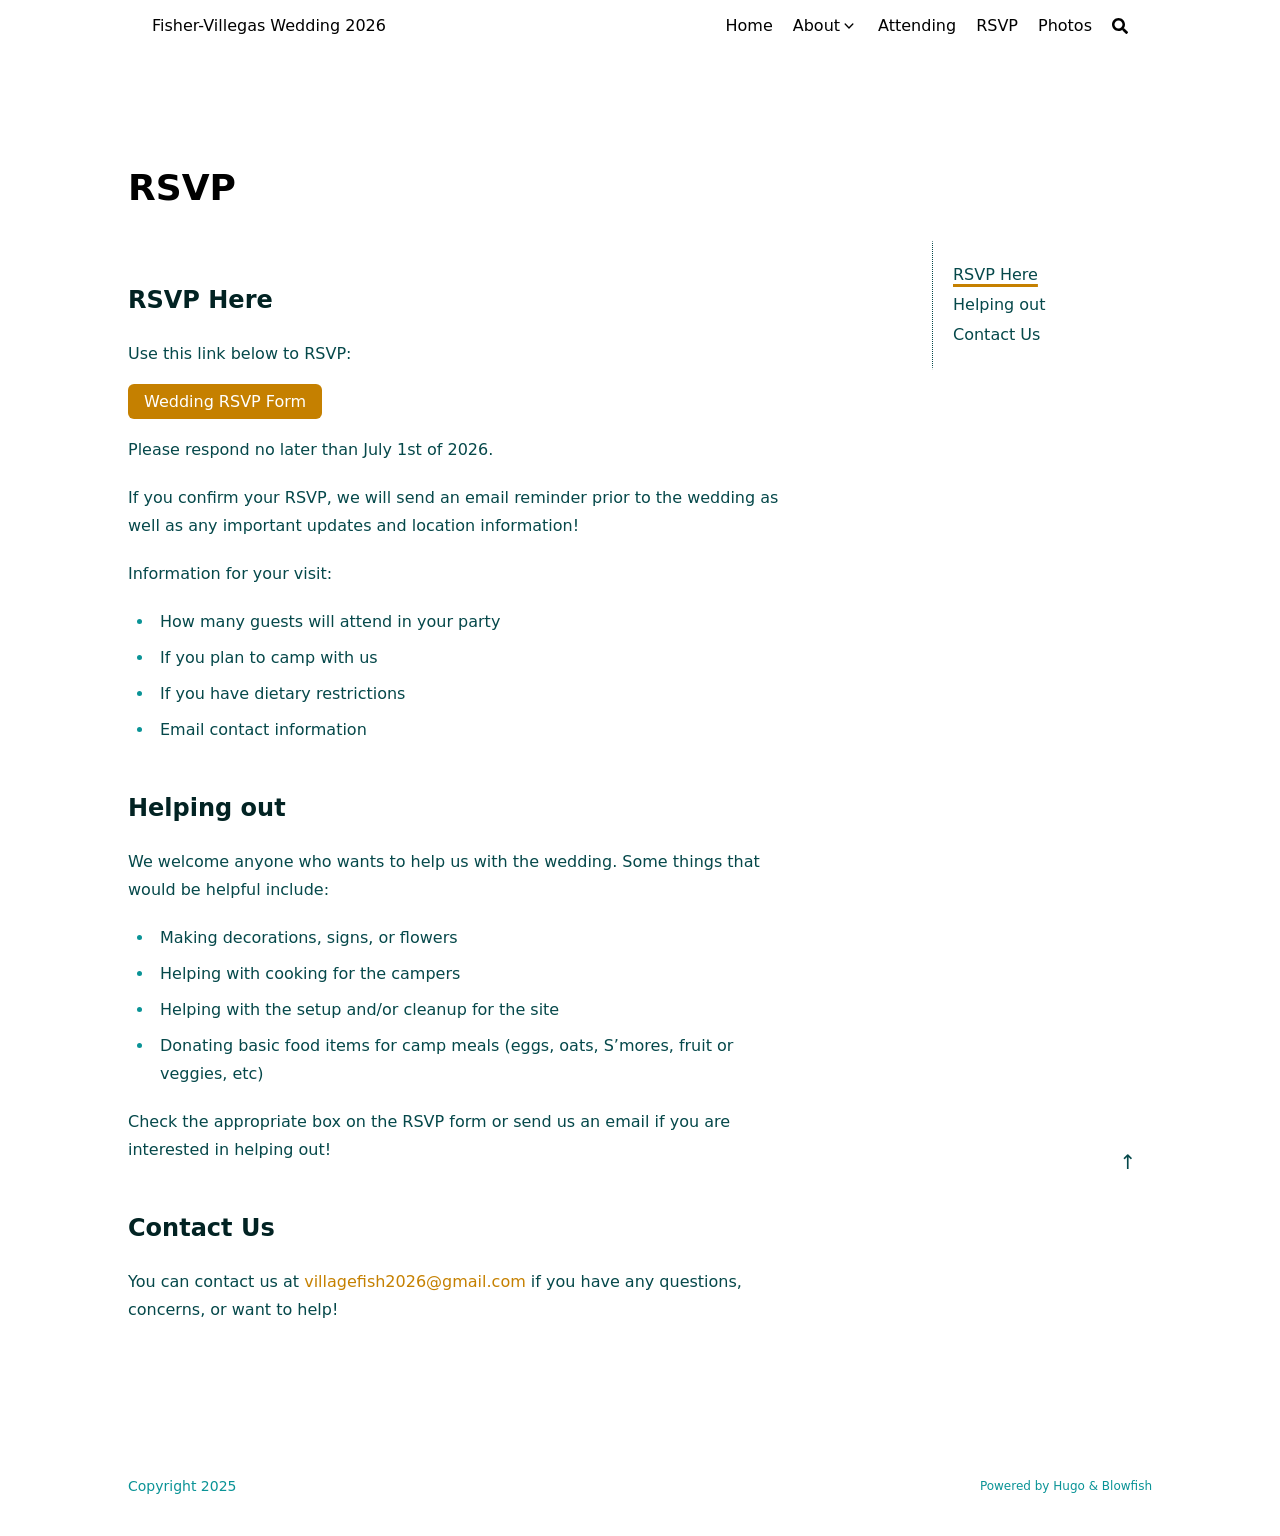
<file: home/rsvp/index.html>
<!doctype html>
<html
  lang="en"
  dir="ltr"
  class="scroll-smooth"
  data-default-appearance="light"
  data-auto-appearance="true"><head>
  <meta charset="utf-8">
  
    <meta http-equiv="content-language" content="en">
  
  <meta name="viewport" content="width=device-width, initial-scale=1.0">
  <meta http-equiv="X-UA-Compatible" content="ie=edge">
  <meta name="theme-color">

  
  <title>RSVP &middot; Fisher-Villegas Wedding 2026</title>
    <meta name="title" content="RSVP &middot; Fisher-Villegas Wedding 2026">

  
  <meta name="description" content="My awesome website">
  
  
  
  <link rel="canonical" href="/home/rsvp/">
  
  
  
  
  
  
  
  
  
  
    
    
  
  
  <link
    type="text/css"
    rel="stylesheet"
    href="/css/main.bundle.min.0aa66857f04d6227991f8569ee3f696c177a013dd3d6143012922731d3c39399de2d27cdfc6acd08d117e744866d55031b97e3de1606413230615f7bd757d579.css"
    integrity="sha512-CqZoV/BNYieZH4Vp7j9pbBd6AT3T1hQwEpInMdPDk5neLSfN/GrNCNEX50SGbVUDG5fj3hYGQTIwYV9711fVeQ==">

  
  
  <script
    type="text/javascript"
    src="/js/appearance.min.516a16745bea5a9bd011138d254cc0fd3973cd55ce6e15f3dec763e7c7c2c7448f8fe7b54cca811cb821b0c7e12cd161caace1dd794ac3d34d40937cbcc9ee12.js"
    integrity="sha512-UWoWdFvqWpvQERONJUzA/TlzzVXObhXz3sdj58fCx0SPj&#43;e1TMqBHLghsMfhLNFhyqzh3XlKw9NNQJN8vMnuEg=="></script>
  
  
    
    
    
  
  
  
  
  
  
  
  
  
  
    
    <script
      defer
      type="text/javascript"
      id="script-bundle"
      src="/js/main.bundle.min.a187118b41a60744310065c567365de85730c8495301d0ebae41810cc6f7a47432b1de7d4f3b11338959f1ac50c266be6b4b73acf6bf770016eb59b602cc1aa0.js"
      integrity="sha512-oYcRi0GmB0QxAGXFZzZd6FcwyElTAdDrrkGBDMb3pHQysd59TzsRM4lZ8axQwma&#43;a0tzrPa/dwAW61m2AswaoA=="
      data-copy="Copy"
      data-copied="Copied"></script>
  
  
    
    <script src="/lib/zoom/zoom.min.umd.a527109b68c082a70f3697716dd72a9d5aa8b545cf800cecbbc7399f2ca6f6e0ce3e431f2062b48bbfa47c9ea42822714060bef309be073f49b9c0e30d318d7b.js" integrity="sha512-pScQm2jAgqcPNpdxbdcqnVqotUXPgAzsu8c5nyym9uDOPkMfIGK0i7&#43;kfJ6kKCJxQGC&#43;8wm&#43;Bz9JucDjDTGNew=="></script>
  

  
  
    <link rel="apple-touch-icon" sizes="180x180" href="/apple-touch-icon.png">
    <link rel="icon" type="image/png" sizes="32x32" href="/favicon-32x32.png">
    <link rel="icon" type="image/png" sizes="16x16" href="/favicon-16x16.png">
    <link rel="manifest" href="/site.webmanifest">
  

  
  
  
  
  
  

  
  <meta property="og:url" content="/home/rsvp/">
  <meta property="og:site_name" content="Fisher-Villegas Wedding 2026">
  <meta property="og:title" content="RSVP">
  <meta property="og:description" content="My awesome website">
  <meta property="og:locale" content="en">
  <meta property="og:type" content="article">
    <meta property="article:section" content="home">

  
  <meta name="twitter:card" content="summary">
  <meta name="twitter:title" content="RSVP">
  <meta name="twitter:description" content="My awesome website">

  <script type="application/ld+json">
  [{
    "@context": "https://schema.org",
    "@type": "Article",
    "articleSection": "homepage",
    "name": "RSVP",
    "headline": "RSVP",
    
    
    "inLanguage": "en",
    "url" : "\/home\/rsvp\/",
    "author" : {
      "@type": "Person",
      "name": "Jonathan Fisher and Natanya Villegas Wedding 2026"
    },
    
    
    
    
    
    
    
    
    "mainEntityOfPage": "true",
    "wordCount": "163"
  }]
  </script>



  
  
    <meta name="author" content="Jonathan Fisher and Natanya Villegas Wedding 2026">
  
  
    
      
        
      
    
  

  
  

<script src="/lib/jquery/jquery.slim.min.b0dca576e87d7eaa5850ae4e61759c065786cdb6489d68fcc82240539eebd5da522bdb4fda085ffd245808c8fe2acb2516408eb774ef26b5f6015fc6737c0ea8.js" integrity="sha512-sNylduh9fqpYUK5OYXWcBleGzbZInWj8yCJAU57r1dpSK9tP2ghf/SRYCMj&#43;KsslFkCOt3TvJrX2AV/Gc3wOqA=="></script>























  
  





  
  

  
  

  
  

  
  
</head>
<body
    class="flex flex-col h-screen px-6 m-auto text-lg leading-7 max-w-7xl bg-neutral text-neutral-900 dark:bg-neutral-800 dark:text-neutral sm:px-14 md:px-24 lg:px-32 scrollbar-thin scrollbar-track-neutral-200 scrollbar-thumb-neutral-400 dark:scrollbar-track-neutral-800 dark:scrollbar-thumb-neutral-600">
    <div id="the-top" class="absolute flex self-center">
      <a
        class="px-3 py-1 text-sm -translate-y-8 rounded-b-lg bg-primary-200 focus:translate-y-0 dark:bg-neutral-600"
        href="#main-content">
        <span class="font-bold text-primary-600 ltr:pr-2 rtl:pl-2 dark:text-primary-400">&darr;</span>
        Skip to main content
      </a>
    </div>
    
    
      <div class="min-h-[148px]"></div>
<div class="fixed inset-x-0 pl-[24px] pr-[24px] z-100">
  <div
    id="menu-blur"
    class="absolute opacity-0 inset-x-0 top-0 h-full single_hero_background nozoom bg-neutral dark:bg-neutral-800"></div>
  <div class="relative max-w-[64rem] ml-auto mr-auto">
    













<div
  class="main-menu flex items-center justify-between px-4 py-6 sm:px-6 md:justify-start gap-x-3 pt-[2px] pr-0 pb-[3px] pl-0">
  
  
    
    

  <div class="flex flex-1 items-center justify-between">
    <nav class="flex space-x-3">
      
        <a href="/" class="text-base font-medium text-gray-500 hover:text-gray-900">
          Fisher-Villegas Wedding 2026
        </a>
      
    </nav>
    
  <nav class="hidden md:flex items-center gap-x-5 md:ml-12 h-12">
    
      
        
  <a
  href="/"
  
  class="flex items-center text-gray-500 hover:text-primary-600 dark:hover:text-primary-400">
  
  <p class="text-base font-medium" title="homepage">
    Home
  </p>
</a>



      
        
  <div>
  <div class="cursor-pointer flex items-center nested-menu">
    
    <a
      
      class="text-base font-medium text-gray-500 hover:text-primary-600 dark:hover:text-primary-400"
      title="">
      <p>
        About
      </p>
    </a>
    <span>
      <span class="relative block icon"><svg
  xmlns="http://www.w3.org/2000/svg"
  viewBox="0 0 20 20"
  fill="currentColor"
  aria-hidden="true"
>
  <path
    fill-rule="evenodd"
    d="M5.23 7.21a.75.75 0 011.06.02L10 11.168l3.71-3.938a.75.75 0 111.08 1.04l-4.25 4.5a.75.75 0 01-1.08 0l-4.25-4.5a.75.75 0 01.02-1.06z"
    clip-rule="evenodd"
  />
</svg>
</span>
    </span>
  </div>
  <div class="absolute menuhide">
    <div class="pt-2 p-5 mt-2 rounded-xl backdrop-blur shadow-2xl">
      <div class="flex flex-col space-y-3">
        
          <a
            href="/home/about/couple/"
            
            class="flex items-center text-gray-500 hover:text-primary-600 dark:hover:text-primary-400">
            
            <p class="text-sm font-sm" title="About">
              About the couple
            </p>
          </a>
        
          <a
            href="/home/about/location/"
            
            class="flex items-center text-gray-500 hover:text-primary-600 dark:hover:text-primary-400">
            
            <p class="text-sm font-sm" title="Location">
              Location
            </p>
          </a>
        
          <a
            href="/home/about/accom/"
            
            class="flex items-center text-gray-500 hover:text-primary-600 dark:hover:text-primary-400">
            
            <p class="text-sm font-sm" title="Accommodations">
              Accommodations
            </p>
          </a>
        
          <a
            href="/home/about/schedule/"
            
            class="flex items-center text-gray-500 hover:text-primary-600 dark:hover:text-primary-400">
            
            <p class="text-sm font-sm" title="Schedule">
              Schedule
            </p>
          </a>
        
          <a
            href="/home/about/gifts/"
            
            class="flex items-center text-gray-500 hover:text-primary-600 dark:hover:text-primary-400">
            
            <p class="text-sm font-sm" title="Gifts">
              Gifts
            </p>
          </a>
        
      </div>
    </div>
  </div>
</div>



      
        
  <a
  href="/home/attending/"
  
  class="flex items-center text-gray-500 hover:text-primary-600 dark:hover:text-primary-400">
  
  <p class="text-base font-medium" title="Attending">
    Attending
  </p>
</a>



      
        
  <a
  href="/home/rsvp/"
  
  class="flex items-center text-gray-500 hover:text-primary-600 dark:hover:text-primary-400">
  
  <p class="text-base font-medium" title="RSVP">
    RSVP
  </p>
</a>



      
        
  <a
  href="/home/photos/"
  
  class="flex items-center text-gray-500 hover:text-primary-600 dark:hover:text-primary-400">
  
  <p class="text-base font-medium" title="Photos">
    Photos
  </p>
</a>



      
    

    

    

    
      <button
        id="search-button"
        aria-label="Search"
        class="text-base hover:text-primary-600 dark:hover:text-primary-400"
        title="Search (/)">
        <span class="relative block icon"><svg aria-hidden="true" focusable="false" data-prefix="fas" data-icon="search" class="svg-inline--fa fa-search fa-w-16" role="img" xmlns="http://www.w3.org/2000/svg" viewBox="0 0 512 512"><path fill="currentColor" d="M505 442.7L405.3 343c-4.5-4.5-10.6-7-17-7H372c27.6-35.3 44-79.7 44-128C416 93.1 322.9 0 208 0S0 93.1 0 208s93.1 208 208 208c48.3 0 92.7-16.4 128-44v16.3c0 6.4 2.5 12.5 7 17l99.7 99.7c9.4 9.4 24.6 9.4 33.9 0l28.3-28.3c9.4-9.4 9.4-24.6.1-34zM208 336c-70.7 0-128-57.2-128-128 0-70.7 57.2-128 128-128 70.7 0 128 57.2 128 128 0 70.7-57.2 128-128 128z"/></svg>
</span>
      </button>
    

    
  </nav>

    
  <div class="flex md:hidden items-center gap-x-5 md:ml-12 h-12">
    <span></span>

    

    

    
      <button
        id="search-button-mobile"
        aria-label="Search"
        class="text-base hover:text-primary-600 dark:hover:text-primary-400"
        title="Search (/)">
        <span class="relative block icon"><svg aria-hidden="true" focusable="false" data-prefix="fas" data-icon="search" class="svg-inline--fa fa-search fa-w-16" role="img" xmlns="http://www.w3.org/2000/svg" viewBox="0 0 512 512"><path fill="currentColor" d="M505 442.7L405.3 343c-4.5-4.5-10.6-7-17-7H372c27.6-35.3 44-79.7 44-128C416 93.1 322.9 0 208 0S0 93.1 0 208s93.1 208 208 208c48.3 0 92.7-16.4 128-44v16.3c0 6.4 2.5 12.5 7 17l99.7 99.7c9.4 9.4 24.6 9.4 33.9 0l28.3-28.3c9.4-9.4 9.4-24.6.1-34zM208 336c-70.7 0-128-57.2-128-128 0-70.7 57.2-128 128-128 70.7 0 128 57.2 128 128 0 70.7-57.2 128-128 128z"/></svg>
</span>
      </button>
    

    
  </div>

  </div>
  
  <div class="-my-2 md:hidden">
    <div id="menu-button" class="block">
      
        <div class="cursor-pointer hover:text-primary-600 dark:hover:text-primary-400">
          <span class="relative block icon"><svg xmlns="http://www.w3.org/2000/svg" viewBox="0 0 448 512"><path fill="currentColor" d="M0 96C0 78.33 14.33 64 32 64H416C433.7 64 448 78.33 448 96C448 113.7 433.7 128 416 128H32C14.33 128 0 113.7 0 96zM0 256C0 238.3 14.33 224 32 224H416C433.7 224 448 238.3 448 256C448 273.7 433.7 288 416 288H32C14.33 288 0 273.7 0 256zM416 448H32C14.33 448 0 433.7 0 416C0 398.3 14.33 384 32 384H416C433.7 384 448 398.3 448 416C448 433.7 433.7 448 416 448z"/></svg>
</span>
        </div>
        <div
          id="menu-wrapper"
          class="fixed inset-0 z-30 invisible w-screen h-screen m-0 overflow-auto transition-opacity opacity-0 cursor-default bg-neutral-100/50 backdrop-blur-sm dark:bg-neutral-900/50 pt-[5px]">
          <ul
            class="flex space-y-2 mt-3 flex-col items-end w-full px-6 py-6 mx-auto overflow-visible list-none ltr:text-right rtl:text-left max-w-7xl">
            <li id="menu-close-button">
              <span
                class="cursor-pointer inline-block align-text-bottom hover:text-primary-600 dark:hover:text-primary-400">
                <span class="relative block icon"><svg xmlns="http://www.w3.org/2000/svg" viewBox="0 0 320 512"><path fill="currentColor" d="M310.6 361.4c12.5 12.5 12.5 32.75 0 45.25C304.4 412.9 296.2 416 288 416s-16.38-3.125-22.62-9.375L160 301.3L54.63 406.6C48.38 412.9 40.19 416 32 416S15.63 412.9 9.375 406.6c-12.5-12.5-12.5-32.75 0-45.25l105.4-105.4L9.375 150.6c-12.5-12.5-12.5-32.75 0-45.25s32.75-12.5 45.25 0L160 210.8l105.4-105.4c12.5-12.5 32.75-12.5 45.25 0s12.5 32.75 0 45.25l-105.4 105.4L310.6 361.4z"/></svg>
</span>
              </span>
            </li>

            
              
  <li class="mt-1">
  <a
    href="/"
    
    class="flex items-center text-gray-500 hover:text-primary-600 dark:hover:text-primary-400">
    
    <p class="text-bg font-bg" title="homepage">
      Home
    </p>
  </a>
</li>



            
              
  <li class="mt-1">
  <a
    href=""
    class="flex items-center text-gray-500 hover:text-primary-600 dark:hover:text-primary-400">
    
    <p class="text-bg font-bg" title="">
      About
    </p>
    <span>
      <span class="relative block icon"><svg
  xmlns="http://www.w3.org/2000/svg"
  viewBox="0 0 20 20"
  fill="currentColor"
  aria-hidden="true"
>
  <path
    fill-rule="evenodd"
    d="M5.23 7.21a.75.75 0 011.06.02L10 11.168l3.71-3.938a.75.75 0 111.08 1.04l-4.25 4.5a.75.75 0 01-1.08 0l-4.25-4.5a.75.75 0 01.02-1.06z"
    clip-rule="evenodd"
  />
</svg>
</span>
    </span>
  </a>
</li>

  <li class="mt-1">
    <a
      href="/home/about/couple/"
      
      class="flex items-center text-gray-500 hover:text-primary-600 dark:hover:text-primary-400">
      
      <p class="text-sm font-small" title="About">
        About the couple
      </p>
    </a>
  </li>

  <li class="mt-1">
    <a
      href="/home/about/location/"
      
      class="flex items-center text-gray-500 hover:text-primary-600 dark:hover:text-primary-400">
      
      <p class="text-sm font-small" title="Location">
        Location
      </p>
    </a>
  </li>

  <li class="mt-1">
    <a
      href="/home/about/accom/"
      
      class="flex items-center text-gray-500 hover:text-primary-600 dark:hover:text-primary-400">
      
      <p class="text-sm font-small" title="Accommodations">
        Accommodations
      </p>
    </a>
  </li>

  <li class="mt-1">
    <a
      href="/home/about/schedule/"
      
      class="flex items-center text-gray-500 hover:text-primary-600 dark:hover:text-primary-400">
      
      <p class="text-sm font-small" title="Schedule">
        Schedule
      </p>
    </a>
  </li>

  <li class="mt-1">
    <a
      href="/home/about/gifts/"
      
      class="flex items-center text-gray-500 hover:text-primary-600 dark:hover:text-primary-400">
      
      <p class="text-sm font-small" title="Gifts">
        Gifts
      </p>
    </a>
  </li>

<li class="mb-2"></li>



            
              
  <li class="mt-1">
  <a
    href="/home/attending/"
    
    class="flex items-center text-gray-500 hover:text-primary-600 dark:hover:text-primary-400">
    
    <p class="text-bg font-bg" title="Attending">
      Attending
    </p>
  </a>
</li>



            
              
  <li class="mt-1">
  <a
    href="/home/rsvp/"
    
    class="flex items-center text-gray-500 hover:text-primary-600 dark:hover:text-primary-400">
    
    <p class="text-bg font-bg" title="RSVP">
      RSVP
    </p>
  </a>
</li>



            
              
  <li class="mt-1">
  <a
    href="/home/photos/"
    
    class="flex items-center text-gray-500 hover:text-primary-600 dark:hover:text-primary-400">
    
    <p class="text-bg font-bg" title="Photos">
      Photos
    </p>
  </a>
</li>



            

          </ul>
          
        </div>
      
    </div>
  </div>

</div>




  <script>
    (function () {
      var $mainmenu = $(".main-menu");
      var path = window.location.pathname;
      $mainmenu.find('a[href="' + path + '"]').each(function (i, e) {
        $(e).children("p").addClass("active");
      });
    })();
  </script>


  </div>
</div>


<script
  type="text/javascript"
  src="/js/background-blur.min.0ad33cb9c066f652728b2cc09c9ceaf32645544f48e8b6b38f120d86f433ed997da275a49e6151fe0176430c45376812708d84727f3f969101fb44a4345b3f34.js"
  integrity="sha512-CtM8ucBm9lJyiyzAnJzq8yZFVE9I6LazjxINhvQz7Zl9onWknmFR/gF2QwxFN2gScI2Ecn8/lpEB&#43;0SkNFs/NA=="
  data-target-id="menu-blur"></script>

    
    <div class="relative flex flex-col grow">
      <main id="main-content" class="grow">
        
  
  <article>
    
    

    
    <header id="single_header" class="mt-5 max-w-prose">
      
      <h1 class="mt-0 text-4xl font-extrabold text-neutral-900 dark:text-neutral">
        RSVP
      </h1>
      <div class="mt-1 mb-6 text-base text-neutral-500 dark:text-neutral-400 print:hidden">
        





  
  



  

  
  
  

  
  
    
  

  

  

  

  

  

  

  

  

  


  <div class="flex flex-row flex-wrap items-center">
    
    

    
    
  </div>

  

  
  

  
  



      </div>
      
        
  
  
  
  
  
  

  

  

  

  

      
    </header>

    
    <section class="flex flex-col max-w-full mt-0 prose dark:prose-invert lg:flex-row">
      
      
      
      
      
        <div class="order-first lg:ml-auto px-0 lg:order-last ltr:lg:pl-8 rtl:lg:pr-8">
          <div class="toc ltr:pl-5 rtl:pr-5 print:hidden lg:sticky lg:top-[140px]">
            
              <details
  open
  id="TOCView"
  class="toc-right mt-0 overflow-y-auto overscroll-contain scrollbar-thin scrollbar-track-neutral-200 scrollbar-thumb-neutral-400 dark:scrollbar-track-neutral-800 dark:scrollbar-thumb-neutral-600 rounded-lg ltr:-ml-5 ltr:pl-5 rtl:-mr-5 rtl:pr-5 hidden lg:block">
  <summary
    class="block py-1 text-lg font-semibold cursor-pointer bg-neutral-100 text-neutral-800 ltr:-ml-5 ltr:pl-5 rtl:-mr-5 rtl:pr-5 dark:bg-neutral-700 dark:text-neutral-100 lg:hidden">
    Table of Contents
  </summary>
  <div
    class="min-w-[220px] py-2 border-dotted ltr:-ml-5 ltr:border-l ltr:pl-5 rtl:-mr-5 rtl:border-r rtl:pr-5 dark:border-neutral-600">
    <nav id="TableOfContents">
  <ul>
    <li><a href="#rsvp-here">RSVP Here</a></li>
    <li><a href="#helping-out">Helping out</a></li>
    <li><a href="#contact-us">Contact Us</a></li>
  </ul>
</nav>
  </div>
</details>
<details class="toc-inside mt-0 overflow-hidden rounded-lg ltr:-ml-5 ltr:pl-5 rtl:-mr-5 rtl:pr-5 lg:hidden">
  <summary
    class="py-1 text-lg font-semibold cursor-pointer bg-neutral-100 text-neutral-800 ltr:-ml-5 ltr:pl-5 rtl:-mr-5 rtl:pr-5 dark:bg-neutral-700 dark:text-neutral-100 lg:hidden">
    Table of Contents
  </summary>
  <div
    class="py-2 border-dotted border-neutral-300 ltr:-ml-5 ltr:border-l ltr:pl-5 rtl:-mr-5 rtl:border-r rtl:pr-5 dark:border-neutral-600">
    <nav id="TableOfContents">
  <ul>
    <li><a href="#rsvp-here">RSVP Here</a></li>
    <li><a href="#helping-out">Helping out</a></li>
    <li><a href="#contact-us">Contact Us</a></li>
  </ul>
</nav>
  </div>
</details>


<script>
  (function () {
    'use strict'

    const SCROLL_OFFSET_RATIO = 0.33
    const TOC_SELECTOR = '#TableOfContents'
    const ANCHOR_SELECTOR = '.anchor'
    const TOC_LINK_SELECTOR = 'a[href^="#"]'
    const NESTED_LIST_SELECTOR = 'li ul'
    const ACTIVE_CLASS = 'active'

    function getActiveAnchorId(anchors, offsetRatio) {
      const threshold = window.scrollY + window.innerHeight * offsetRatio
      const tocLinks = [...document.querySelectorAll('#TableOfContents a[href^="#"]')]
      const tocIds = new Set(tocLinks.map(link => link.getAttribute('href').substring(1)))

      for (let i = anchors.length - 1; i >= 0; i--) {
        const top = anchors[i].getBoundingClientRect().top + window.scrollY
        if (top <= threshold && tocIds.has(anchors[i].id)) {
          return anchors[i].id
        }
      }
      return anchors.find(anchor => tocIds.has(anchor.id))?.id || ''
    }

    function updateTOC({ toc, anchors, links, scrollOffset, collapseInactive }) {
      const activeId = getActiveAnchorId(anchors, scrollOffset)
      if (!activeId) return

      links.forEach(link => {
        const isActive = link.getAttribute('href') === `#${activeId}`
        link.classList.toggle(ACTIVE_CLASS, isActive)

        if (collapseInactive) {
          const ul = link.closest('li')?.querySelector('ul')
          if (ul) ul.style.display = isActive ? '' : 'none'
        }
      })

      if (collapseInactive) {
        const activeLink = toc.querySelector(`a[href="#${CSS.escape(activeId)}"]`)
        let el = activeLink
        while (el && el !== toc) {
          if (el.tagName === 'UL') el.style.display = ''
          if (el.tagName === 'LI') el.querySelector('ul')?.style.setProperty('display', '')
          el = el.parentElement
        }
      }
    }

    function initTOC() {
      const toc = document.querySelector(TOC_SELECTOR)
      if (!toc) return

      const collapseInactive = false
      const anchors = [...document.querySelectorAll(ANCHOR_SELECTOR)]
      const links = [...toc.querySelectorAll(TOC_LINK_SELECTOR)]

      if (collapseInactive) {
        toc.querySelectorAll(NESTED_LIST_SELECTOR).forEach(ul => ul.style.display = 'none')
      }

      const config = {
        toc,
        anchors,
        links,
        scrollOffset: SCROLL_OFFSET_RATIO,
        collapseInactive
      }

      window.addEventListener('scroll', () => updateTOC(config), { passive: true })
      window.addEventListener('hashchange', () => updateTOC(config), { passive: true })

      updateTOC(config)
    }

    document.readyState === 'loading'
      ? document.addEventListener('DOMContentLoaded', initTOC)
      : initTOC()
  })()
</script>


            
            
          </div>
        </div>
      


      <div class="min-w-0 min-h-0 max-w-fit">
        

        <div class="article-content max-w-prose mb-20">
          
<h2 class="relative group">RSVP Here 
    <div id="rsvp-here" class="anchor"></div>
    
</h2>
<p>Use this link below to RSVP:</p>
<a
  class="!rounded-md bg-primary-600 px-4 py-2 !text-neutral !no-underline hover:!bg-primary-500 dark:bg-primary-800 dark:hover:!bg-primary-700"
  href="https://docs.google.com/forms/d/14md7hHMy5l9UlMGUnTJcGDpZb86qaqb0uV8ULgAG8go/edit"
  target="_blank"
  
  role="button">
  
Wedding RSVP Form

</a>

<p>Please respond no later than July 1st of 2026.</p>
<p>If you confirm your RSVP, we will send an email reminder prior to the wedding as well as any important updates and location information!</p>
<p>Information for your visit:</p>
<ul>
<li>How many guests will attend in your party</li>
<li>If you plan to camp with us</li>
<li>If you have dietary restrictions</li>
<li>Email contact information</li>
</ul>

<h2 class="relative group">Helping out 
    <div id="helping-out" class="anchor"></div>
    
</h2>
<p>We welcome anyone who wants to help us with the wedding. Some things that would be helpful include:</p>
<ul>
<li>Making decorations, signs, or flowers</li>
<li>Helping with cooking for the campers</li>
<li>Helping with the setup and/or cleanup for the site</li>
<li>Donating basic food items for camp meals (eggs, oats, S&rsquo;mores, fruit or veggies, etc)</li>
</ul>
<p>Check the appropriate box on the RSVP form or send us an email if you are interested in helping out!</p>

<h2 class="relative group">Contact Us 
    <div id="contact-us" class="anchor"></div>
    
</h2>
<p>You can contact us at <a
  href="mailto:villagefish2026@gmail.com">villagefish2026@gmail.com</a> if you have any questions, concerns, or want to help!</p>

          
          
          
        </div>
        
        

        

        

      </div>

      
      
        
        
          
          
        
        
        
        <script
          type="text/javascript"
          src="/js/page.min.54b6f4371722649edbe871e431d8670d670878c22be8f36e229fe53cc9b786fe25a834def5e6de621f7a3e37b72bc8cd73839aa5ed907ed6cbd45cd3e1b0fa20.js"
          integrity="sha512-VLb0NxciZJ7b6HHkMdhnDWcIeMIr6PNuIp/lPMm3hv4lqDTe9ebeYh96Pje3K8jNc4Oape2QftbL1FzT4bD6IA=="
          data-oid="views_home/RSVP.md"
          data-oid-likes="likes_home/RSVP.md"></script>
      
    </section>

    
    <footer class="pt-8 max-w-prose print:hidden">
      

      
    </footer>
  </article>

        <div id="top-scroller" class="pointer-events-none absolute top-[110vh] bottom-0 w-12 ltr:right-0 rtl:left-0 z-10">
  <a
    href="#the-top"
    class="pointer-events-auto sticky top-[calc(100vh-5.5rem)] flex h-12 w-12 mb-16 items-center justify-center rounded-full bg-neutral/50 text-xl text-neutral-700 hover:text-primary-600 dark:bg-neutral-800/50 dark:text-neutral dark:hover:text-primary-400"
    aria-label="Scroll to top"
    title="Scroll to top">
    &uarr;
  </a>
</div>

      </main><footer id="site-footer" class="py-10 print:hidden">
  
  
  <div class="flex items-center justify-between">
    
    
      <p class="text-sm text-neutral-500 dark:text-neutral-400">
          Copyright 2025
      </p>
    

    
    
      <p class="text-xs text-neutral-500 dark:text-neutral-400">
        
        
        Powered by <a class="hover:underline hover:decoration-primary-400 hover:text-primary-500"
          href="https://gohugo.io/" target="_blank" rel="noopener noreferrer">Hugo</a> &amp; <a class="hover:underline hover:decoration-primary-400 hover:text-primary-500"
          href="https://blowfish.page/" target="_blank" rel="noopener noreferrer">Blowfish</a>
      </p>
    
  </div>
  
    <script>
      mediumZoom(document.querySelectorAll("img:not(.nozoom)"), {
        margin: 24,
        background: "rgba(0,0,0,0.5)",
        scrollOffset: 0,
      });
    </script>
  
  
  
  <script
    type="text/javascript"
    src="/js/process.min.ee03488f19c93c2efb199e2e3014ea5f3cb2ce7d45154adb3399a158cac27ca52831db249ede5bb602700ef87eb02434139de0858af1818ab0fb4182472204a4.js"
    integrity="sha512-7gNIjxnJPC77GZ4uMBTqXzyyzn1FFUrbM5mhWMrCfKUoMdsknt5btgJwDvh&#43;sCQ0E53ghYrxgYqw&#43;0GCRyIEpA=="></script>
  
  
</footer>
<div
  id="search-wrapper"
  class="invisible fixed inset-0 flex h-screen w-screen cursor-default flex-col bg-neutral-500/50 p-4 backdrop-blur-sm dark:bg-neutral-900/50 sm:p-6 md:p-[10vh] lg:p-[12vh] z-500"
  data-url="/">
  <div
    id="search-modal"
    class="flex flex-col w-full max-w-3xl min-h-0 mx-auto border rounded-md shadow-lg top-20 border-neutral-200 bg-neutral dark:border-neutral-700 dark:bg-neutral-800">
    <header class="relative z-10 flex items-center justify-between flex-none px-2">
      <form class="flex items-center flex-auto min-w-0">
        <div class="flex items-center justify-center w-8 h-8 text-neutral-400">
          <span class="relative block icon"><svg aria-hidden="true" focusable="false" data-prefix="fas" data-icon="search" class="svg-inline--fa fa-search fa-w-16" role="img" xmlns="http://www.w3.org/2000/svg" viewBox="0 0 512 512"><path fill="currentColor" d="M505 442.7L405.3 343c-4.5-4.5-10.6-7-17-7H372c27.6-35.3 44-79.7 44-128C416 93.1 322.9 0 208 0S0 93.1 0 208s93.1 208 208 208c48.3 0 92.7-16.4 128-44v16.3c0 6.4 2.5 12.5 7 17l99.7 99.7c9.4 9.4 24.6 9.4 33.9 0l28.3-28.3c9.4-9.4 9.4-24.6.1-34zM208 336c-70.7 0-128-57.2-128-128 0-70.7 57.2-128 128-128 70.7 0 128 57.2 128 128 0 70.7-57.2 128-128 128z"/></svg>
</span>
        </div>
        <input
          type="search"
          id="search-query"
          class="flex flex-auto h-12 mx-1 bg-transparent appearance-none focus:outline-dotted focus:outline-2 focus:outline-transparent"
          placeholder="Search"
          tabindex="0">
      </form>
      <button
        id="close-search-button"
        class="flex items-center justify-center w-8 h-8 text-neutral-700 hover:text-primary-600 dark:text-neutral dark:hover:text-primary-400"
        title="Close (Esc)">
        <span class="relative block icon"><svg xmlns="http://www.w3.org/2000/svg" viewBox="0 0 320 512"><path fill="currentColor" d="M310.6 361.4c12.5 12.5 12.5 32.75 0 45.25C304.4 412.9 296.2 416 288 416s-16.38-3.125-22.62-9.375L160 301.3L54.63 406.6C48.38 412.9 40.19 416 32 416S15.63 412.9 9.375 406.6c-12.5-12.5-12.5-32.75 0-45.25l105.4-105.4L9.375 150.6c-12.5-12.5-12.5-32.75 0-45.25s32.75-12.5 45.25 0L160 210.8l105.4-105.4c12.5-12.5 32.75-12.5 45.25 0s12.5 32.75 0 45.25l-105.4 105.4L310.6 361.4z"/></svg>
</span>
      </button>
    </header>
    <section class="flex-auto px-2 overflow-auto">
      <ul id="search-results">
        
      </ul>
    </section>
  </div>
</div>

    </div>
  </body>
  
</html>
</file>
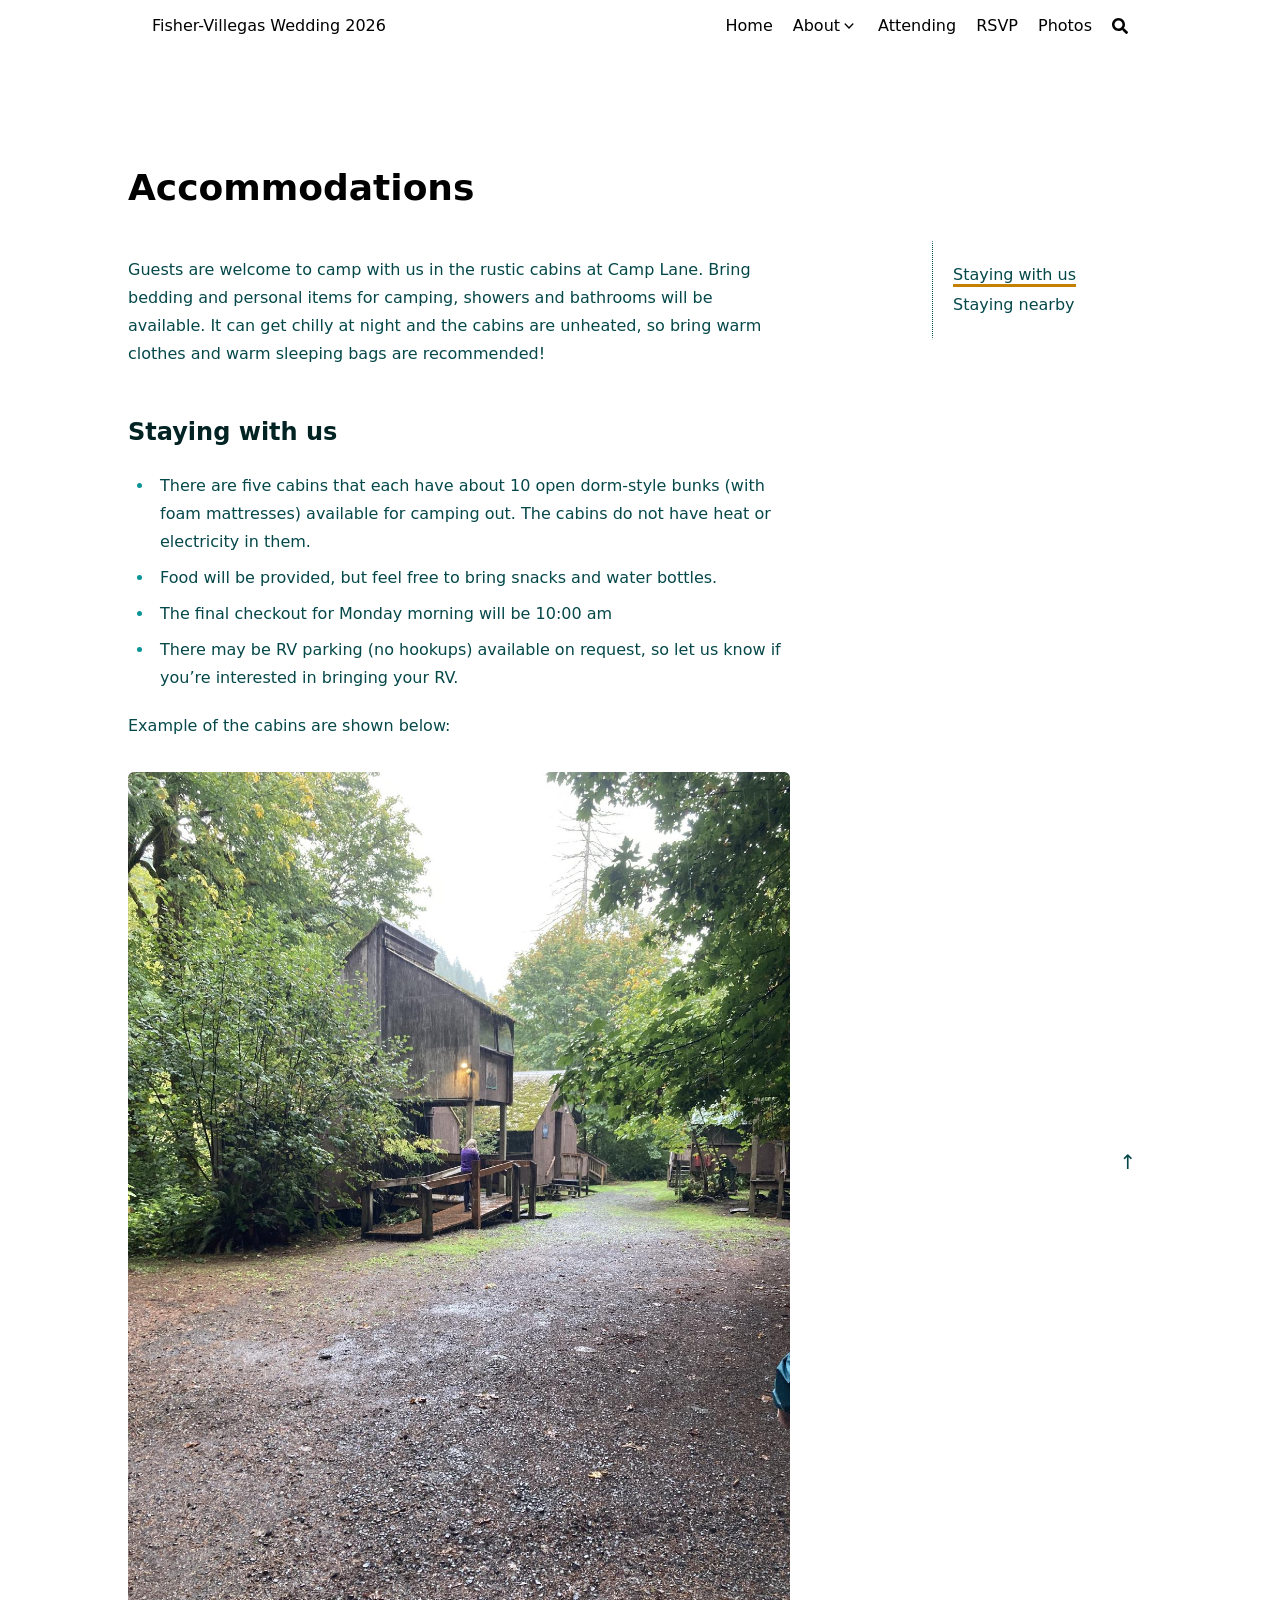
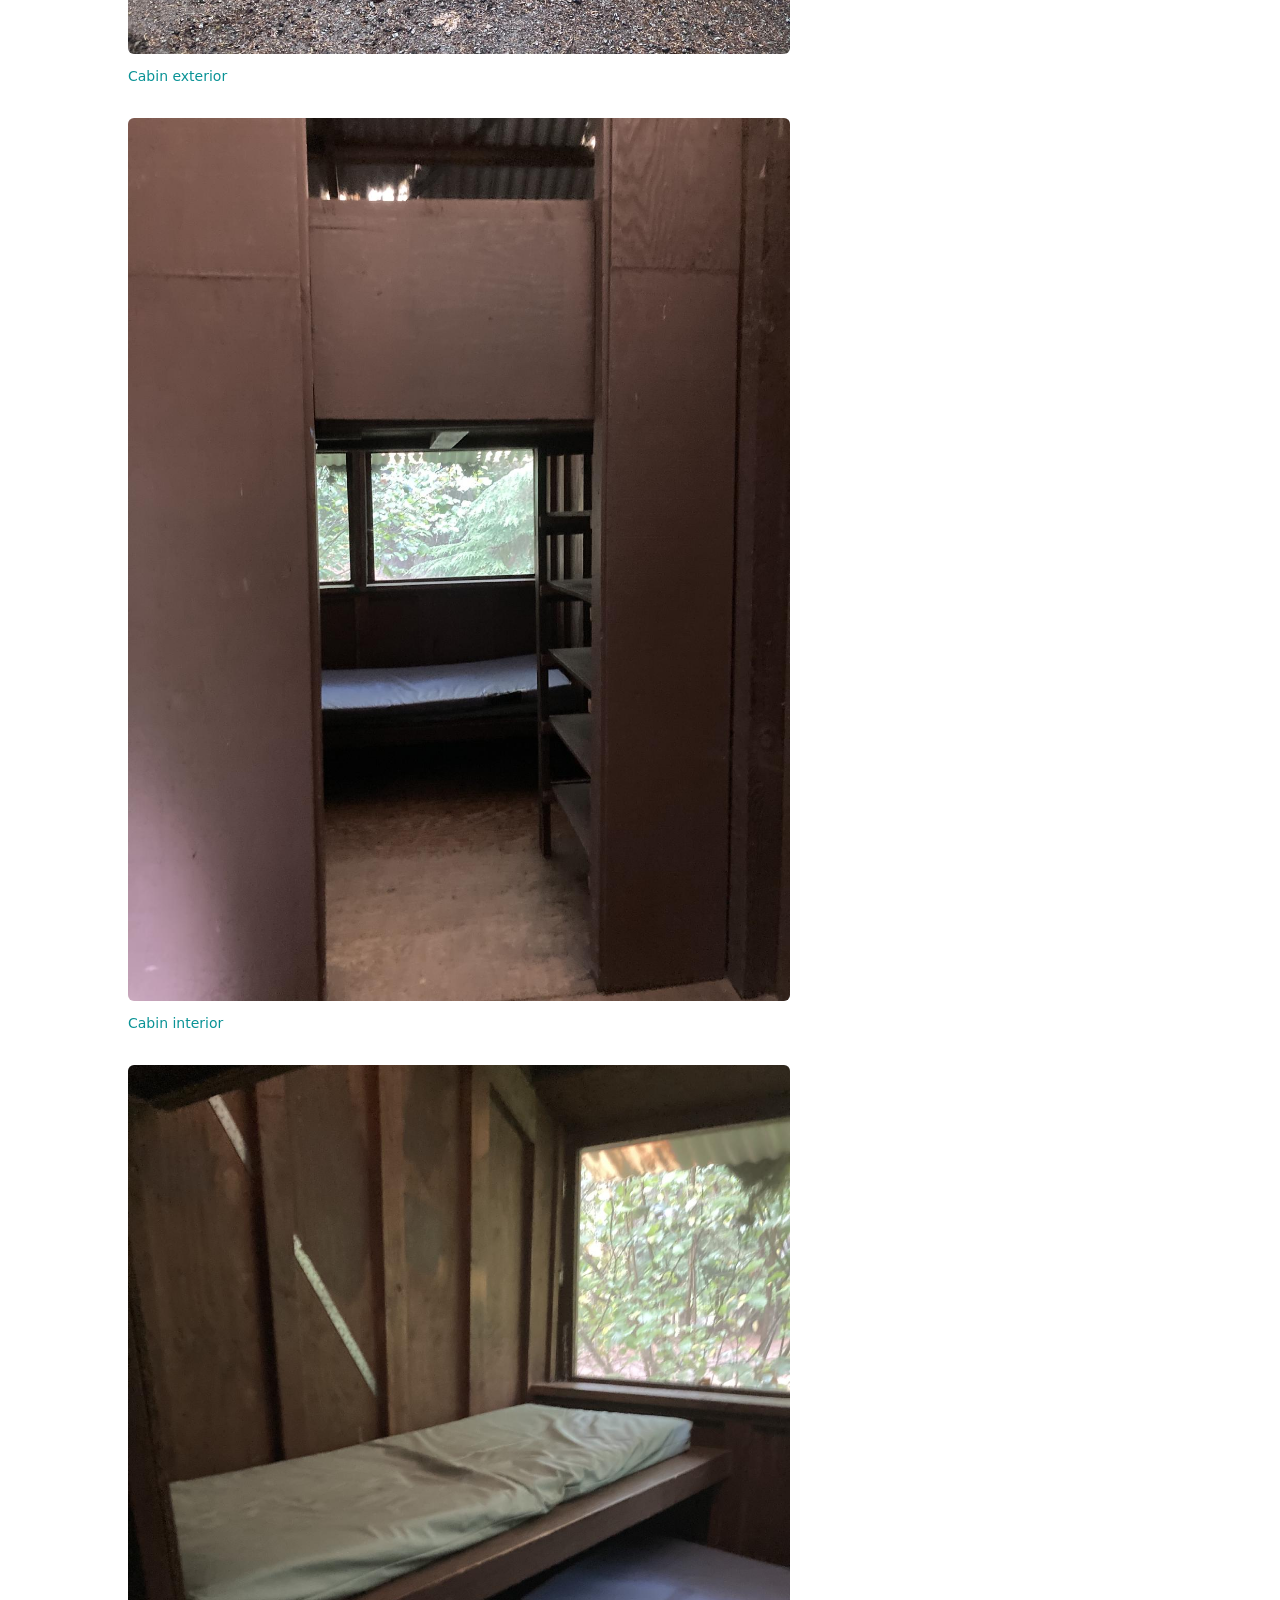
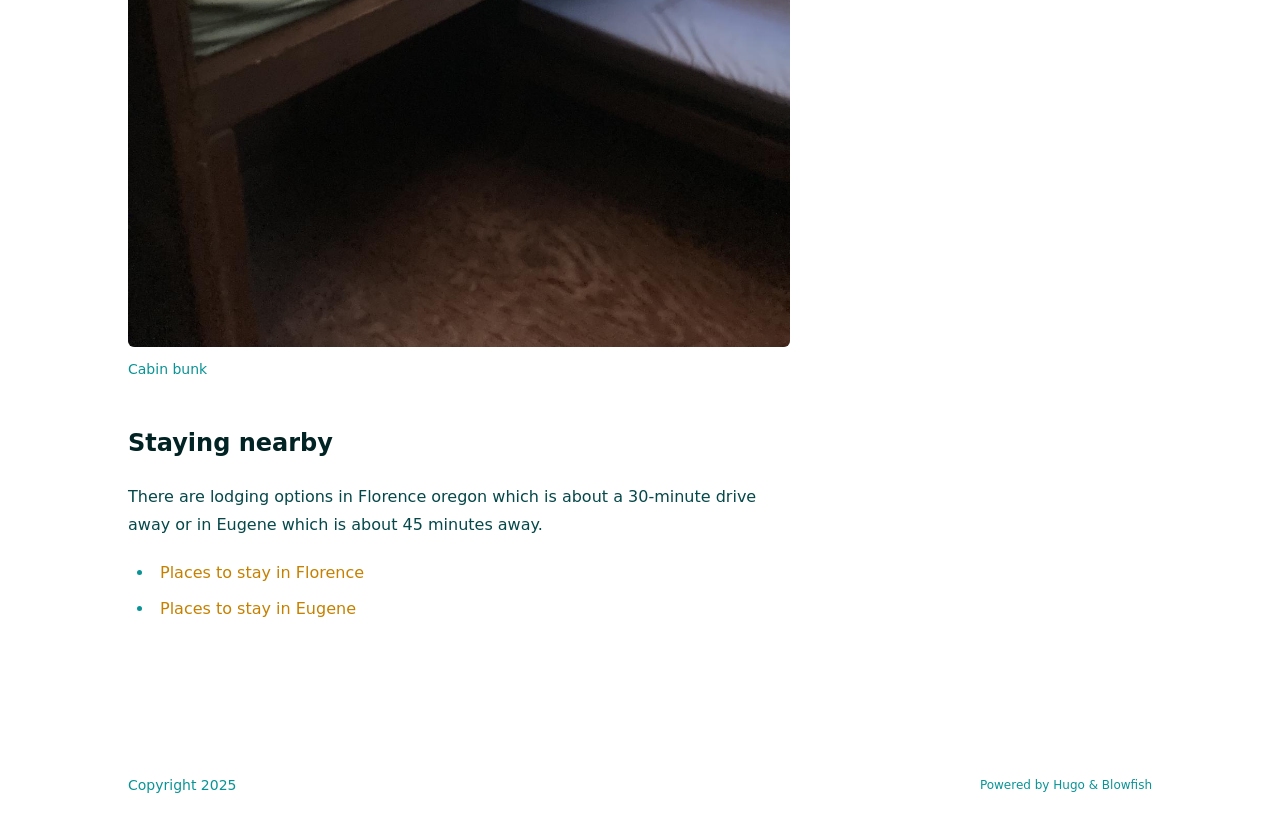
<file: home/about/accom/index.html>
<!doctype html>
<html
  lang="en"
  dir="ltr"
  class="scroll-smooth"
  data-default-appearance="light"
  data-auto-appearance="true"><head>
  <meta charset="utf-8">
  
    <meta http-equiv="content-language" content="en">
  
  <meta name="viewport" content="width=device-width, initial-scale=1.0">
  <meta http-equiv="X-UA-Compatible" content="ie=edge">
  <meta name="theme-color">

  
  <title>Accommodations &middot; Fisher-Villegas Wedding 2026</title>
    <meta name="title" content="Accommodations &middot; Fisher-Villegas Wedding 2026">

  
  <meta name="description" content="My awesome website">
  
  
  
  <link rel="canonical" href="/home/about/accom/">
  
  
  
  
  
  
  
  
  
  
    
    
  
  
  <link
    type="text/css"
    rel="stylesheet"
    href="/css/main.bundle.min.0aa66857f04d6227991f8569ee3f696c177a013dd3d6143012922731d3c39399de2d27cdfc6acd08d117e744866d55031b97e3de1606413230615f7bd757d579.css"
    integrity="sha512-CqZoV/BNYieZH4Vp7j9pbBd6AT3T1hQwEpInMdPDk5neLSfN/GrNCNEX50SGbVUDG5fj3hYGQTIwYV9711fVeQ==">

  
  
  <script
    type="text/javascript"
    src="/js/appearance.min.516a16745bea5a9bd011138d254cc0fd3973cd55ce6e15f3dec763e7c7c2c7448f8fe7b54cca811cb821b0c7e12cd161caace1dd794ac3d34d40937cbcc9ee12.js"
    integrity="sha512-UWoWdFvqWpvQERONJUzA/TlzzVXObhXz3sdj58fCx0SPj&#43;e1TMqBHLghsMfhLNFhyqzh3XlKw9NNQJN8vMnuEg=="></script>
  
  
    
    
    
  
  
  
  
  
  
  
  
  
  
    
    <script
      defer
      type="text/javascript"
      id="script-bundle"
      src="/js/main.bundle.min.a187118b41a60744310065c567365de85730c8495301d0ebae41810cc6f7a47432b1de7d4f3b11338959f1ac50c266be6b4b73acf6bf770016eb59b602cc1aa0.js"
      integrity="sha512-oYcRi0GmB0QxAGXFZzZd6FcwyElTAdDrrkGBDMb3pHQysd59TzsRM4lZ8axQwma&#43;a0tzrPa/dwAW61m2AswaoA=="
      data-copy="Copy"
      data-copied="Copied"></script>
  
  
    
    <script src="/lib/zoom/zoom.min.umd.a527109b68c082a70f3697716dd72a9d5aa8b545cf800cecbbc7399f2ca6f6e0ce3e431f2062b48bbfa47c9ea42822714060bef309be073f49b9c0e30d318d7b.js" integrity="sha512-pScQm2jAgqcPNpdxbdcqnVqotUXPgAzsu8c5nyym9uDOPkMfIGK0i7&#43;kfJ6kKCJxQGC&#43;8wm&#43;Bz9JucDjDTGNew=="></script>
  

  
  
    <link rel="apple-touch-icon" sizes="180x180" href="/apple-touch-icon.png">
    <link rel="icon" type="image/png" sizes="32x32" href="/favicon-32x32.png">
    <link rel="icon" type="image/png" sizes="16x16" href="/favicon-16x16.png">
    <link rel="manifest" href="/site.webmanifest">
  

  
  
  
  
  
  

  
  <meta property="og:url" content="/home/about/accom/">
  <meta property="og:site_name" content="Fisher-Villegas Wedding 2026">
  <meta property="og:title" content="Accommodations">
  <meta property="og:description" content="My awesome website">
  <meta property="og:locale" content="en">
  <meta property="og:type" content="article">
    <meta property="article:section" content="home">

  
  <meta name="twitter:card" content="summary">
  <meta name="twitter:title" content="Accommodations">
  <meta name="twitter:description" content="My awesome website">

  <script type="application/ld+json">
  [{
    "@context": "https://schema.org",
    "@type": "Article",
    "articleSection": "homepage",
    "name": "Accommodations",
    "headline": "Accommodations",
    
    
    "inLanguage": "en",
    "url" : "\/home\/about\/accom\/",
    "author" : {
      "@type": "Person",
      "name": "Jonathan Fisher and Natanya Villegas Wedding 2026"
    },
    
    
    
    
    
    
    
    
    "mainEntityOfPage": "true",
    "wordCount": "172"
  }]
  </script>



  
  
    <meta name="author" content="Jonathan Fisher and Natanya Villegas Wedding 2026">
  
  
    
      
        
      
    
  

  
  

<script src="/lib/jquery/jquery.slim.min.b0dca576e87d7eaa5850ae4e61759c065786cdb6489d68fcc82240539eebd5da522bdb4fda085ffd245808c8fe2acb2516408eb774ef26b5f6015fc6737c0ea8.js" integrity="sha512-sNylduh9fqpYUK5OYXWcBleGzbZInWj8yCJAU57r1dpSK9tP2ghf/SRYCMj&#43;KsslFkCOt3TvJrX2AV/Gc3wOqA=="></script>























  
  





  
  

  
  

  
  

  
  
</head>
<body
    class="flex flex-col h-screen px-6 m-auto text-lg leading-7 max-w-7xl bg-neutral text-neutral-900 dark:bg-neutral-800 dark:text-neutral sm:px-14 md:px-24 lg:px-32 scrollbar-thin scrollbar-track-neutral-200 scrollbar-thumb-neutral-400 dark:scrollbar-track-neutral-800 dark:scrollbar-thumb-neutral-600">
    <div id="the-top" class="absolute flex self-center">
      <a
        class="px-3 py-1 text-sm -translate-y-8 rounded-b-lg bg-primary-200 focus:translate-y-0 dark:bg-neutral-600"
        href="#main-content">
        <span class="font-bold text-primary-600 ltr:pr-2 rtl:pl-2 dark:text-primary-400">&darr;</span>
        Skip to main content
      </a>
    </div>
    
    
      <div class="min-h-[148px]"></div>
<div class="fixed inset-x-0 pl-[24px] pr-[24px] z-100">
  <div
    id="menu-blur"
    class="absolute opacity-0 inset-x-0 top-0 h-full single_hero_background nozoom bg-neutral dark:bg-neutral-800"></div>
  <div class="relative max-w-[64rem] ml-auto mr-auto">
    













<div
  class="main-menu flex items-center justify-between px-4 py-6 sm:px-6 md:justify-start gap-x-3 pt-[2px] pr-0 pb-[3px] pl-0">
  
  
    
    

  <div class="flex flex-1 items-center justify-between">
    <nav class="flex space-x-3">
      
        <a href="/" class="text-base font-medium text-gray-500 hover:text-gray-900">
          Fisher-Villegas Wedding 2026
        </a>
      
    </nav>
    
  <nav class="hidden md:flex items-center gap-x-5 md:ml-12 h-12">
    
      
        
  <a
  href="/"
  
  class="flex items-center text-gray-500 hover:text-primary-600 dark:hover:text-primary-400">
  
  <p class="text-base font-medium" title="homepage">
    Home
  </p>
</a>



      
        
  <div>
  <div class="cursor-pointer flex items-center nested-menu">
    
    <a
      
      class="text-base font-medium text-gray-500 hover:text-primary-600 dark:hover:text-primary-400"
      title="">
      <p>
        About
      </p>
    </a>
    <span>
      <span class="relative block icon"><svg
  xmlns="http://www.w3.org/2000/svg"
  viewBox="0 0 20 20"
  fill="currentColor"
  aria-hidden="true"
>
  <path
    fill-rule="evenodd"
    d="M5.23 7.21a.75.75 0 011.06.02L10 11.168l3.71-3.938a.75.75 0 111.08 1.04l-4.25 4.5a.75.75 0 01-1.08 0l-4.25-4.5a.75.75 0 01.02-1.06z"
    clip-rule="evenodd"
  />
</svg>
</span>
    </span>
  </div>
  <div class="absolute menuhide">
    <div class="pt-2 p-5 mt-2 rounded-xl backdrop-blur shadow-2xl">
      <div class="flex flex-col space-y-3">
        
          <a
            href="/home/about/couple/"
            
            class="flex items-center text-gray-500 hover:text-primary-600 dark:hover:text-primary-400">
            
            <p class="text-sm font-sm" title="About">
              About the couple
            </p>
          </a>
        
          <a
            href="/home/about/location/"
            
            class="flex items-center text-gray-500 hover:text-primary-600 dark:hover:text-primary-400">
            
            <p class="text-sm font-sm" title="Location">
              Location
            </p>
          </a>
        
          <a
            href="/home/about/accom/"
            
            class="flex items-center text-gray-500 hover:text-primary-600 dark:hover:text-primary-400">
            
            <p class="text-sm font-sm" title="Accommodations">
              Accommodations
            </p>
          </a>
        
          <a
            href="/home/about/schedule/"
            
            class="flex items-center text-gray-500 hover:text-primary-600 dark:hover:text-primary-400">
            
            <p class="text-sm font-sm" title="Schedule">
              Schedule
            </p>
          </a>
        
          <a
            href="/home/about/gifts/"
            
            class="flex items-center text-gray-500 hover:text-primary-600 dark:hover:text-primary-400">
            
            <p class="text-sm font-sm" title="Gifts">
              Gifts
            </p>
          </a>
        
      </div>
    </div>
  </div>
</div>



      
        
  <a
  href="/home/attending/"
  
  class="flex items-center text-gray-500 hover:text-primary-600 dark:hover:text-primary-400">
  
  <p class="text-base font-medium" title="Attending">
    Attending
  </p>
</a>



      
        
  <a
  href="/home/rsvp/"
  
  class="flex items-center text-gray-500 hover:text-primary-600 dark:hover:text-primary-400">
  
  <p class="text-base font-medium" title="RSVP">
    RSVP
  </p>
</a>



      
        
  <a
  href="/home/photos/"
  
  class="flex items-center text-gray-500 hover:text-primary-600 dark:hover:text-primary-400">
  
  <p class="text-base font-medium" title="Photos">
    Photos
  </p>
</a>



      
    

    

    

    
      <button
        id="search-button"
        aria-label="Search"
        class="text-base hover:text-primary-600 dark:hover:text-primary-400"
        title="Search (/)">
        <span class="relative block icon"><svg aria-hidden="true" focusable="false" data-prefix="fas" data-icon="search" class="svg-inline--fa fa-search fa-w-16" role="img" xmlns="http://www.w3.org/2000/svg" viewBox="0 0 512 512"><path fill="currentColor" d="M505 442.7L405.3 343c-4.5-4.5-10.6-7-17-7H372c27.6-35.3 44-79.7 44-128C416 93.1 322.9 0 208 0S0 93.1 0 208s93.1 208 208 208c48.3 0 92.7-16.4 128-44v16.3c0 6.4 2.5 12.5 7 17l99.7 99.7c9.4 9.4 24.6 9.4 33.9 0l28.3-28.3c9.4-9.4 9.4-24.6.1-34zM208 336c-70.7 0-128-57.2-128-128 0-70.7 57.2-128 128-128 70.7 0 128 57.2 128 128 0 70.7-57.2 128-128 128z"/></svg>
</span>
      </button>
    

    
  </nav>

    
  <div class="flex md:hidden items-center gap-x-5 md:ml-12 h-12">
    <span></span>

    

    

    
      <button
        id="search-button-mobile"
        aria-label="Search"
        class="text-base hover:text-primary-600 dark:hover:text-primary-400"
        title="Search (/)">
        <span class="relative block icon"><svg aria-hidden="true" focusable="false" data-prefix="fas" data-icon="search" class="svg-inline--fa fa-search fa-w-16" role="img" xmlns="http://www.w3.org/2000/svg" viewBox="0 0 512 512"><path fill="currentColor" d="M505 442.7L405.3 343c-4.5-4.5-10.6-7-17-7H372c27.6-35.3 44-79.7 44-128C416 93.1 322.9 0 208 0S0 93.1 0 208s93.1 208 208 208c48.3 0 92.7-16.4 128-44v16.3c0 6.4 2.5 12.5 7 17l99.7 99.7c9.4 9.4 24.6 9.4 33.9 0l28.3-28.3c9.4-9.4 9.4-24.6.1-34zM208 336c-70.7 0-128-57.2-128-128 0-70.7 57.2-128 128-128 70.7 0 128 57.2 128 128 0 70.7-57.2 128-128 128z"/></svg>
</span>
      </button>
    

    
  </div>

  </div>
  
  <div class="-my-2 md:hidden">
    <div id="menu-button" class="block">
      
        <div class="cursor-pointer hover:text-primary-600 dark:hover:text-primary-400">
          <span class="relative block icon"><svg xmlns="http://www.w3.org/2000/svg" viewBox="0 0 448 512"><path fill="currentColor" d="M0 96C0 78.33 14.33 64 32 64H416C433.7 64 448 78.33 448 96C448 113.7 433.7 128 416 128H32C14.33 128 0 113.7 0 96zM0 256C0 238.3 14.33 224 32 224H416C433.7 224 448 238.3 448 256C448 273.7 433.7 288 416 288H32C14.33 288 0 273.7 0 256zM416 448H32C14.33 448 0 433.7 0 416C0 398.3 14.33 384 32 384H416C433.7 384 448 398.3 448 416C448 433.7 433.7 448 416 448z"/></svg>
</span>
        </div>
        <div
          id="menu-wrapper"
          class="fixed inset-0 z-30 invisible w-screen h-screen m-0 overflow-auto transition-opacity opacity-0 cursor-default bg-neutral-100/50 backdrop-blur-sm dark:bg-neutral-900/50 pt-[5px]">
          <ul
            class="flex space-y-2 mt-3 flex-col items-end w-full px-6 py-6 mx-auto overflow-visible list-none ltr:text-right rtl:text-left max-w-7xl">
            <li id="menu-close-button">
              <span
                class="cursor-pointer inline-block align-text-bottom hover:text-primary-600 dark:hover:text-primary-400">
                <span class="relative block icon"><svg xmlns="http://www.w3.org/2000/svg" viewBox="0 0 320 512"><path fill="currentColor" d="M310.6 361.4c12.5 12.5 12.5 32.75 0 45.25C304.4 412.9 296.2 416 288 416s-16.38-3.125-22.62-9.375L160 301.3L54.63 406.6C48.38 412.9 40.19 416 32 416S15.63 412.9 9.375 406.6c-12.5-12.5-12.5-32.75 0-45.25l105.4-105.4L9.375 150.6c-12.5-12.5-12.5-32.75 0-45.25s32.75-12.5 45.25 0L160 210.8l105.4-105.4c12.5-12.5 32.75-12.5 45.25 0s12.5 32.75 0 45.25l-105.4 105.4L310.6 361.4z"/></svg>
</span>
              </span>
            </li>

            
              
  <li class="mt-1">
  <a
    href="/"
    
    class="flex items-center text-gray-500 hover:text-primary-600 dark:hover:text-primary-400">
    
    <p class="text-bg font-bg" title="homepage">
      Home
    </p>
  </a>
</li>



            
              
  <li class="mt-1">
  <a
    href=""
    class="flex items-center text-gray-500 hover:text-primary-600 dark:hover:text-primary-400">
    
    <p class="text-bg font-bg" title="">
      About
    </p>
    <span>
      <span class="relative block icon"><svg
  xmlns="http://www.w3.org/2000/svg"
  viewBox="0 0 20 20"
  fill="currentColor"
  aria-hidden="true"
>
  <path
    fill-rule="evenodd"
    d="M5.23 7.21a.75.75 0 011.06.02L10 11.168l3.71-3.938a.75.75 0 111.08 1.04l-4.25 4.5a.75.75 0 01-1.08 0l-4.25-4.5a.75.75 0 01.02-1.06z"
    clip-rule="evenodd"
  />
</svg>
</span>
    </span>
  </a>
</li>

  <li class="mt-1">
    <a
      href="/home/about/couple/"
      
      class="flex items-center text-gray-500 hover:text-primary-600 dark:hover:text-primary-400">
      
      <p class="text-sm font-small" title="About">
        About the couple
      </p>
    </a>
  </li>

  <li class="mt-1">
    <a
      href="/home/about/location/"
      
      class="flex items-center text-gray-500 hover:text-primary-600 dark:hover:text-primary-400">
      
      <p class="text-sm font-small" title="Location">
        Location
      </p>
    </a>
  </li>

  <li class="mt-1">
    <a
      href="/home/about/accom/"
      
      class="flex items-center text-gray-500 hover:text-primary-600 dark:hover:text-primary-400">
      
      <p class="text-sm font-small" title="Accommodations">
        Accommodations
      </p>
    </a>
  </li>

  <li class="mt-1">
    <a
      href="/home/about/schedule/"
      
      class="flex items-center text-gray-500 hover:text-primary-600 dark:hover:text-primary-400">
      
      <p class="text-sm font-small" title="Schedule">
        Schedule
      </p>
    </a>
  </li>

  <li class="mt-1">
    <a
      href="/home/about/gifts/"
      
      class="flex items-center text-gray-500 hover:text-primary-600 dark:hover:text-primary-400">
      
      <p class="text-sm font-small" title="Gifts">
        Gifts
      </p>
    </a>
  </li>

<li class="mb-2"></li>



            
              
  <li class="mt-1">
  <a
    href="/home/attending/"
    
    class="flex items-center text-gray-500 hover:text-primary-600 dark:hover:text-primary-400">
    
    <p class="text-bg font-bg" title="Attending">
      Attending
    </p>
  </a>
</li>



            
              
  <li class="mt-1">
  <a
    href="/home/rsvp/"
    
    class="flex items-center text-gray-500 hover:text-primary-600 dark:hover:text-primary-400">
    
    <p class="text-bg font-bg" title="RSVP">
      RSVP
    </p>
  </a>
</li>



            
              
  <li class="mt-1">
  <a
    href="/home/photos/"
    
    class="flex items-center text-gray-500 hover:text-primary-600 dark:hover:text-primary-400">
    
    <p class="text-bg font-bg" title="Photos">
      Photos
    </p>
  </a>
</li>



            

          </ul>
          
        </div>
      
    </div>
  </div>

</div>




  <script>
    (function () {
      var $mainmenu = $(".main-menu");
      var path = window.location.pathname;
      $mainmenu.find('a[href="' + path + '"]').each(function (i, e) {
        $(e).children("p").addClass("active");
      });
    })();
  </script>


  </div>
</div>


<script
  type="text/javascript"
  src="/js/background-blur.min.0ad33cb9c066f652728b2cc09c9ceaf32645544f48e8b6b38f120d86f433ed997da275a49e6151fe0176430c45376812708d84727f3f969101fb44a4345b3f34.js"
  integrity="sha512-CtM8ucBm9lJyiyzAnJzq8yZFVE9I6LazjxINhvQz7Zl9onWknmFR/gF2QwxFN2gScI2Ecn8/lpEB&#43;0SkNFs/NA=="
  data-target-id="menu-blur"></script>

    
    <div class="relative flex flex-col grow">
      <main id="main-content" class="grow">
        
  
  <article>
    
    

    
    <header id="single_header" class="mt-5 max-w-prose">
      
      <h1 class="mt-0 text-4xl font-extrabold text-neutral-900 dark:text-neutral">
        Accommodations
      </h1>
      <div class="mt-1 mb-6 text-base text-neutral-500 dark:text-neutral-400 print:hidden">
        





  
  



  

  
  
  

  
  
    
  

  

  

  

  

  

  

  

  

  


  <div class="flex flex-row flex-wrap items-center">
    
    

    
    
  </div>

  

  
  

  
  



      </div>
      
        
  
  
  
  
  
  

  

  

  

  

      
    </header>

    
    <section class="flex flex-col max-w-full mt-0 prose dark:prose-invert lg:flex-row">
      
      
      
      
      
        <div class="order-first lg:ml-auto px-0 lg:order-last ltr:lg:pl-8 rtl:lg:pr-8">
          <div class="toc ltr:pl-5 rtl:pr-5 print:hidden lg:sticky lg:top-[140px]">
            
              <details
  open
  id="TOCView"
  class="toc-right mt-0 overflow-y-auto overscroll-contain scrollbar-thin scrollbar-track-neutral-200 scrollbar-thumb-neutral-400 dark:scrollbar-track-neutral-800 dark:scrollbar-thumb-neutral-600 rounded-lg ltr:-ml-5 ltr:pl-5 rtl:-mr-5 rtl:pr-5 hidden lg:block">
  <summary
    class="block py-1 text-lg font-semibold cursor-pointer bg-neutral-100 text-neutral-800 ltr:-ml-5 ltr:pl-5 rtl:-mr-5 rtl:pr-5 dark:bg-neutral-700 dark:text-neutral-100 lg:hidden">
    Table of Contents
  </summary>
  <div
    class="min-w-[220px] py-2 border-dotted ltr:-ml-5 ltr:border-l ltr:pl-5 rtl:-mr-5 rtl:border-r rtl:pr-5 dark:border-neutral-600">
    <nav id="TableOfContents">
  <ul>
    <li><a href="#staying-with-us">Staying with us</a></li>
    <li><a href="#staying-nearby">Staying nearby</a></li>
  </ul>
</nav>
  </div>
</details>
<details class="toc-inside mt-0 overflow-hidden rounded-lg ltr:-ml-5 ltr:pl-5 rtl:-mr-5 rtl:pr-5 lg:hidden">
  <summary
    class="py-1 text-lg font-semibold cursor-pointer bg-neutral-100 text-neutral-800 ltr:-ml-5 ltr:pl-5 rtl:-mr-5 rtl:pr-5 dark:bg-neutral-700 dark:text-neutral-100 lg:hidden">
    Table of Contents
  </summary>
  <div
    class="py-2 border-dotted border-neutral-300 ltr:-ml-5 ltr:border-l ltr:pl-5 rtl:-mr-5 rtl:border-r rtl:pr-5 dark:border-neutral-600">
    <nav id="TableOfContents">
  <ul>
    <li><a href="#staying-with-us">Staying with us</a></li>
    <li><a href="#staying-nearby">Staying nearby</a></li>
  </ul>
</nav>
  </div>
</details>


<script>
  (function () {
    'use strict'

    const SCROLL_OFFSET_RATIO = 0.33
    const TOC_SELECTOR = '#TableOfContents'
    const ANCHOR_SELECTOR = '.anchor'
    const TOC_LINK_SELECTOR = 'a[href^="#"]'
    const NESTED_LIST_SELECTOR = 'li ul'
    const ACTIVE_CLASS = 'active'

    function getActiveAnchorId(anchors, offsetRatio) {
      const threshold = window.scrollY + window.innerHeight * offsetRatio
      const tocLinks = [...document.querySelectorAll('#TableOfContents a[href^="#"]')]
      const tocIds = new Set(tocLinks.map(link => link.getAttribute('href').substring(1)))

      for (let i = anchors.length - 1; i >= 0; i--) {
        const top = anchors[i].getBoundingClientRect().top + window.scrollY
        if (top <= threshold && tocIds.has(anchors[i].id)) {
          return anchors[i].id
        }
      }
      return anchors.find(anchor => tocIds.has(anchor.id))?.id || ''
    }

    function updateTOC({ toc, anchors, links, scrollOffset, collapseInactive }) {
      const activeId = getActiveAnchorId(anchors, scrollOffset)
      if (!activeId) return

      links.forEach(link => {
        const isActive = link.getAttribute('href') === `#${activeId}`
        link.classList.toggle(ACTIVE_CLASS, isActive)

        if (collapseInactive) {
          const ul = link.closest('li')?.querySelector('ul')
          if (ul) ul.style.display = isActive ? '' : 'none'
        }
      })

      if (collapseInactive) {
        const activeLink = toc.querySelector(`a[href="#${CSS.escape(activeId)}"]`)
        let el = activeLink
        while (el && el !== toc) {
          if (el.tagName === 'UL') el.style.display = ''
          if (el.tagName === 'LI') el.querySelector('ul')?.style.setProperty('display', '')
          el = el.parentElement
        }
      }
    }

    function initTOC() {
      const toc = document.querySelector(TOC_SELECTOR)
      if (!toc) return

      const collapseInactive = false
      const anchors = [...document.querySelectorAll(ANCHOR_SELECTOR)]
      const links = [...toc.querySelectorAll(TOC_LINK_SELECTOR)]

      if (collapseInactive) {
        toc.querySelectorAll(NESTED_LIST_SELECTOR).forEach(ul => ul.style.display = 'none')
      }

      const config = {
        toc,
        anchors,
        links,
        scrollOffset: SCROLL_OFFSET_RATIO,
        collapseInactive
      }

      window.addEventListener('scroll', () => updateTOC(config), { passive: true })
      window.addEventListener('hashchange', () => updateTOC(config), { passive: true })

      updateTOC(config)
    }

    document.readyState === 'loading'
      ? document.addEventListener('DOMContentLoaded', initTOC)
      : initTOC()
  })()
</script>


            
            
          </div>
        </div>
      


      <div class="min-w-0 min-h-0 max-w-fit">
        

        <div class="article-content max-w-prose mb-20">
          <p>Guests are welcome to camp with us in the rustic cabins at Camp Lane. Bring bedding and personal items for camping, showers and bathrooms will be available. It can get chilly at night and the cabins are unheated, so bring warm clothes and warm sleeping bags are recommended!</p>

<h2 class="relative group">Staying with us 
    <div id="staying-with-us" class="anchor"></div>
    
</h2>
<ul>
<li>There are five cabins that each have about 10 open dorm-style bunks (with foam mattresses) available for camping out. The cabins do not have heat or electricity in them.</li>
<li>Food will be provided, but feel free to bring snacks and water bottles.</li>
<li>The final checkout for Monday morning will be 10:00 am</li>
<li>There may be RV parking (no hookups) available on request, so let us know if you&rsquo;re interested in bringing your RV.</li>
</ul>
<p>Example of the cabins are shown below:</p>
<p>






<figure>
      <img
    class="my-0 rounded-md"
    loading="lazy"
    decoding="async"
    fetchpriority="low"
    alt="Alt text"
    srcset="
      /img/cabin_ext_hu_3164aca39eac69ac.jpg  330w,
      /img/cabin_ext_hu_651272093fbbdba9.jpg  660w,
      /img/cabin_ext_hu_82c80c626307e9a3.jpg 1280w
    "
    data-zoom-src="/img/cabin_ext.jpg"
    src="/img/cabin_ext.jpg">

  
    <figcaption>Cabin exterior</figcaption>
</figure>
</p>
<p>






<figure>
      <img
    class="my-0 rounded-md"
    loading="lazy"
    decoding="async"
    fetchpriority="low"
    alt="Alt text"
    srcset="
      /img/cabin_int_hu_3dc63bfd8904371d.jpg  330w,
      /img/cabin_int_hu_c5b7d00c3fade75c.jpg  660w,
      /img/cabin_int_hu_c15149b343c4d11.jpg 1280w
    "
    data-zoom-src="/img/cabin_int.jpg"
    src="/img/cabin_int.jpg">

  
    <figcaption>Cabin interior</figcaption>
</figure>
</p>
<p>






<figure>
      <img
    class="my-0 rounded-md"
    loading="lazy"
    decoding="async"
    fetchpriority="low"
    alt=""
    srcset="
      /img/cabin_bunk_hu_e6d20778b9b147c8.jpg  330w,
      /img/cabin_bunk_hu_b491aa89cb8e6dd5.jpg  660w,
      /img/cabin_bunk_hu_92b16032cbf3188c.jpg 1280w
    "
    data-zoom-src="/img/cabin_bunk.jpg"
    src="/img/cabin_bunk.jpg">

  
    <figcaption>Cabin bunk</figcaption>
</figure>
</p>

<h2 class="relative group">Staying nearby 
    <div id="staying-nearby" class="anchor"></div>
    
</h2>
<p>There are lodging options in Florence oregon which is about a 30-minute drive away or in Eugene which is about 45 minutes away.</p>
<ul>
<li><a
  href="https://florencechamber.com/lodging/"
    target="_blank"
  >Places to stay in Florence</a></li>
<li><a
  href="https://www.eugenecascadescoast.org/lodging/"
    target="_blank"
  >Places to stay in Eugene</a></li>
</ul>

          
          
          
        </div>
        
        

        

        

      </div>

      
      
        
        
          
          
        
        
        
        <script
          type="text/javascript"
          src="/js/page.min.54b6f4371722649edbe871e431d8670d670878c22be8f36e229fe53cc9b786fe25a834def5e6de621f7a3e37b72bc8cd73839aa5ed907ed6cbd45cd3e1b0fa20.js"
          integrity="sha512-VLb0NxciZJ7b6HHkMdhnDWcIeMIr6PNuIp/lPMm3hv4lqDTe9ebeYh96Pje3K8jNc4Oape2QftbL1FzT4bD6IA=="
          data-oid="views_home/About/accom.md"
          data-oid-likes="likes_home/About/accom.md"></script>
      
    </section>

    
    <footer class="pt-8 max-w-prose print:hidden">
      

      
    </footer>
  </article>

        <div id="top-scroller" class="pointer-events-none absolute top-[110vh] bottom-0 w-12 ltr:right-0 rtl:left-0 z-10">
  <a
    href="#the-top"
    class="pointer-events-auto sticky top-[calc(100vh-5.5rem)] flex h-12 w-12 mb-16 items-center justify-center rounded-full bg-neutral/50 text-xl text-neutral-700 hover:text-primary-600 dark:bg-neutral-800/50 dark:text-neutral dark:hover:text-primary-400"
    aria-label="Scroll to top"
    title="Scroll to top">
    &uarr;
  </a>
</div>

      </main><footer id="site-footer" class="py-10 print:hidden">
  
  
  <div class="flex items-center justify-between">
    
    
      <p class="text-sm text-neutral-500 dark:text-neutral-400">
          Copyright 2025
      </p>
    

    
    
      <p class="text-xs text-neutral-500 dark:text-neutral-400">
        
        
        Powered by <a class="hover:underline hover:decoration-primary-400 hover:text-primary-500"
          href="https://gohugo.io/" target="_blank" rel="noopener noreferrer">Hugo</a> &amp; <a class="hover:underline hover:decoration-primary-400 hover:text-primary-500"
          href="https://blowfish.page/" target="_blank" rel="noopener noreferrer">Blowfish</a>
      </p>
    
  </div>
  
    <script>
      mediumZoom(document.querySelectorAll("img:not(.nozoom)"), {
        margin: 24,
        background: "rgba(0,0,0,0.5)",
        scrollOffset: 0,
      });
    </script>
  
  
  
  <script
    type="text/javascript"
    src="/js/process.min.ee03488f19c93c2efb199e2e3014ea5f3cb2ce7d45154adb3399a158cac27ca52831db249ede5bb602700ef87eb02434139de0858af1818ab0fb4182472204a4.js"
    integrity="sha512-7gNIjxnJPC77GZ4uMBTqXzyyzn1FFUrbM5mhWMrCfKUoMdsknt5btgJwDvh&#43;sCQ0E53ghYrxgYqw&#43;0GCRyIEpA=="></script>
  
  
</footer>
<div
  id="search-wrapper"
  class="invisible fixed inset-0 flex h-screen w-screen cursor-default flex-col bg-neutral-500/50 p-4 backdrop-blur-sm dark:bg-neutral-900/50 sm:p-6 md:p-[10vh] lg:p-[12vh] z-500"
  data-url="/">
  <div
    id="search-modal"
    class="flex flex-col w-full max-w-3xl min-h-0 mx-auto border rounded-md shadow-lg top-20 border-neutral-200 bg-neutral dark:border-neutral-700 dark:bg-neutral-800">
    <header class="relative z-10 flex items-center justify-between flex-none px-2">
      <form class="flex items-center flex-auto min-w-0">
        <div class="flex items-center justify-center w-8 h-8 text-neutral-400">
          <span class="relative block icon"><svg aria-hidden="true" focusable="false" data-prefix="fas" data-icon="search" class="svg-inline--fa fa-search fa-w-16" role="img" xmlns="http://www.w3.org/2000/svg" viewBox="0 0 512 512"><path fill="currentColor" d="M505 442.7L405.3 343c-4.5-4.5-10.6-7-17-7H372c27.6-35.3 44-79.7 44-128C416 93.1 322.9 0 208 0S0 93.1 0 208s93.1 208 208 208c48.3 0 92.7-16.4 128-44v16.3c0 6.4 2.5 12.5 7 17l99.7 99.7c9.4 9.4 24.6 9.4 33.9 0l28.3-28.3c9.4-9.4 9.4-24.6.1-34zM208 336c-70.7 0-128-57.2-128-128 0-70.7 57.2-128 128-128 70.7 0 128 57.2 128 128 0 70.7-57.2 128-128 128z"/></svg>
</span>
        </div>
        <input
          type="search"
          id="search-query"
          class="flex flex-auto h-12 mx-1 bg-transparent appearance-none focus:outline-dotted focus:outline-2 focus:outline-transparent"
          placeholder="Search"
          tabindex="0">
      </form>
      <button
        id="close-search-button"
        class="flex items-center justify-center w-8 h-8 text-neutral-700 hover:text-primary-600 dark:text-neutral dark:hover:text-primary-400"
        title="Close (Esc)">
        <span class="relative block icon"><svg xmlns="http://www.w3.org/2000/svg" viewBox="0 0 320 512"><path fill="currentColor" d="M310.6 361.4c12.5 12.5 12.5 32.75 0 45.25C304.4 412.9 296.2 416 288 416s-16.38-3.125-22.62-9.375L160 301.3L54.63 406.6C48.38 412.9 40.19 416 32 416S15.63 412.9 9.375 406.6c-12.5-12.5-12.5-32.75 0-45.25l105.4-105.4L9.375 150.6c-12.5-12.5-12.5-32.75 0-45.25s32.75-12.5 45.25 0L160 210.8l105.4-105.4c12.5-12.5 32.75-12.5 45.25 0s12.5 32.75 0 45.25l-105.4 105.4L310.6 361.4z"/></svg>
</span>
      </button>
    </header>
    <section class="flex-auto px-2 overflow-auto">
      <ul id="search-results">
        
      </ul>
    </section>
  </div>
</div>

    </div>
  </body>
  
</html>
</file>
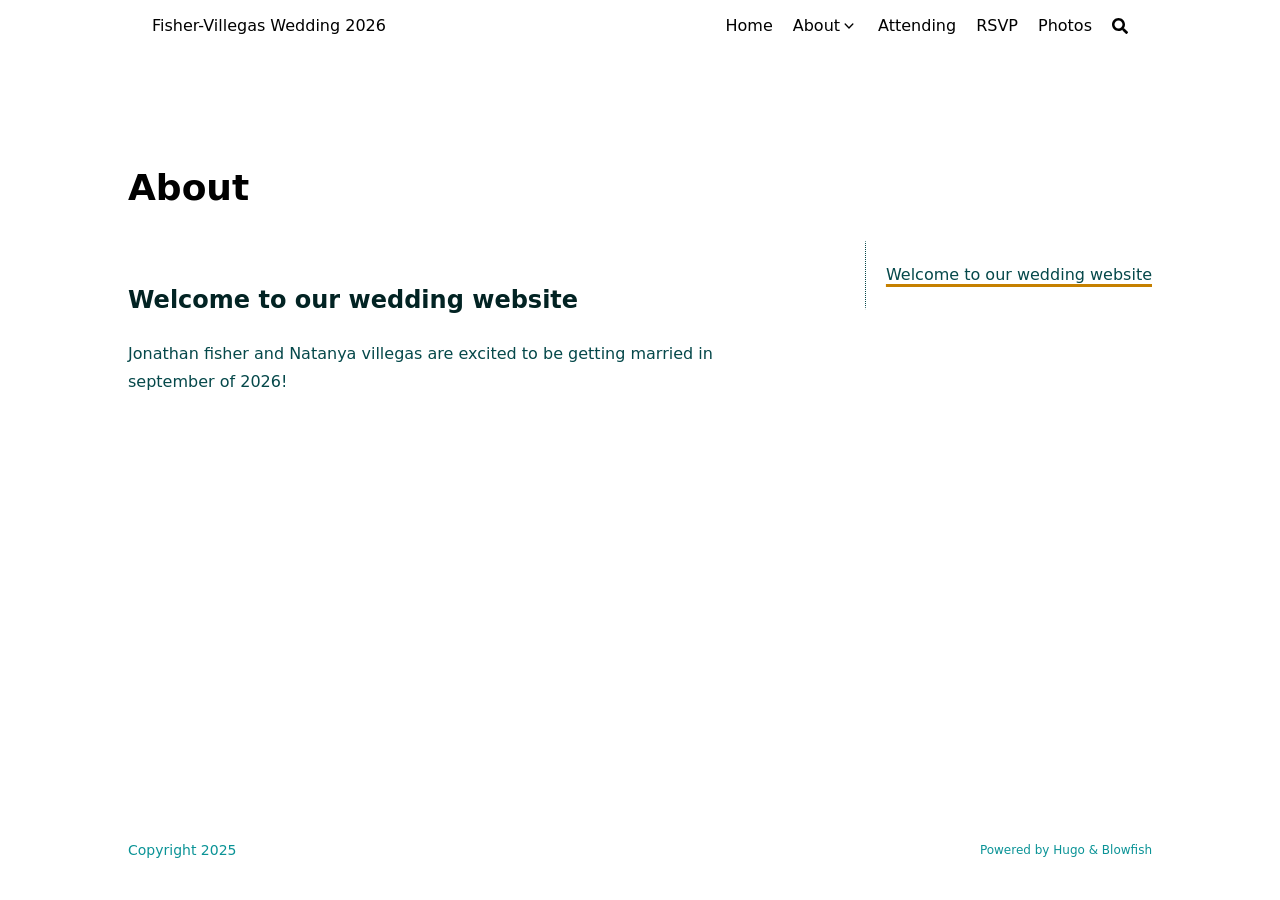
<file: home/about/couple/index.html>
<!doctype html>
<html
  lang="en"
  dir="ltr"
  class="scroll-smooth"
  data-default-appearance="light"
  data-auto-appearance="true"><head>
  <meta charset="utf-8">
  
    <meta http-equiv="content-language" content="en">
  
  <meta name="viewport" content="width=device-width, initial-scale=1.0">
  <meta http-equiv="X-UA-Compatible" content="ie=edge">
  <meta name="theme-color">

  
  <title>About &middot; Fisher-Villegas Wedding 2026</title>
    <meta name="title" content="About &middot; Fisher-Villegas Wedding 2026">

  
  <meta name="description" content="My awesome website">
  
  
  
  <link rel="canonical" href="/home/about/couple/">
  
  
  
  
  
  
  
  
  
  
    
    
  
  
  <link
    type="text/css"
    rel="stylesheet"
    href="/css/main.bundle.min.0aa66857f04d6227991f8569ee3f696c177a013dd3d6143012922731d3c39399de2d27cdfc6acd08d117e744866d55031b97e3de1606413230615f7bd757d579.css"
    integrity="sha512-CqZoV/BNYieZH4Vp7j9pbBd6AT3T1hQwEpInMdPDk5neLSfN/GrNCNEX50SGbVUDG5fj3hYGQTIwYV9711fVeQ==">

  
  
  <script
    type="text/javascript"
    src="/js/appearance.min.516a16745bea5a9bd011138d254cc0fd3973cd55ce6e15f3dec763e7c7c2c7448f8fe7b54cca811cb821b0c7e12cd161caace1dd794ac3d34d40937cbcc9ee12.js"
    integrity="sha512-UWoWdFvqWpvQERONJUzA/TlzzVXObhXz3sdj58fCx0SPj&#43;e1TMqBHLghsMfhLNFhyqzh3XlKw9NNQJN8vMnuEg=="></script>
  
  
    
    
    
  
  
  
  
  
  
  
  
  
  
    
    <script
      defer
      type="text/javascript"
      id="script-bundle"
      src="/js/main.bundle.min.a187118b41a60744310065c567365de85730c8495301d0ebae41810cc6f7a47432b1de7d4f3b11338959f1ac50c266be6b4b73acf6bf770016eb59b602cc1aa0.js"
      integrity="sha512-oYcRi0GmB0QxAGXFZzZd6FcwyElTAdDrrkGBDMb3pHQysd59TzsRM4lZ8axQwma&#43;a0tzrPa/dwAW61m2AswaoA=="
      data-copy="Copy"
      data-copied="Copied"></script>
  
  
    
    <script src="/lib/zoom/zoom.min.umd.a527109b68c082a70f3697716dd72a9d5aa8b545cf800cecbbc7399f2ca6f6e0ce3e431f2062b48bbfa47c9ea42822714060bef309be073f49b9c0e30d318d7b.js" integrity="sha512-pScQm2jAgqcPNpdxbdcqnVqotUXPgAzsu8c5nyym9uDOPkMfIGK0i7&#43;kfJ6kKCJxQGC&#43;8wm&#43;Bz9JucDjDTGNew=="></script>
  

  
  
    <link rel="apple-touch-icon" sizes="180x180" href="/apple-touch-icon.png">
    <link rel="icon" type="image/png" sizes="32x32" href="/favicon-32x32.png">
    <link rel="icon" type="image/png" sizes="16x16" href="/favicon-16x16.png">
    <link rel="manifest" href="/site.webmanifest">
  

  
  
  
  
  
  

  
  <meta property="og:url" content="/home/about/couple/">
  <meta property="og:site_name" content="Fisher-Villegas Wedding 2026">
  <meta property="og:title" content="About">
  <meta property="og:description" content="My awesome website">
  <meta property="og:locale" content="en">
  <meta property="og:type" content="article">
    <meta property="article:section" content="home">

  
  <meta name="twitter:card" content="summary">
  <meta name="twitter:title" content="About">
  <meta name="twitter:description" content="My awesome website">

  <script type="application/ld+json">
  [{
    "@context": "https://schema.org",
    "@type": "Article",
    "articleSection": "homepage",
    "name": "About",
    "headline": "About",
    
    
    "inLanguage": "en",
    "url" : "\/home\/about\/couple\/",
    "author" : {
      "@type": "Person",
      "name": "Jonathan Fisher and Natanya Villegas Wedding 2026"
    },
    
    
    
    
    
    
    
    
    "mainEntityOfPage": "true",
    "wordCount": "20"
  }]
  </script>



  
  
    <meta name="author" content="Jonathan Fisher and Natanya Villegas Wedding 2026">
  
  
    
      
        
      
    
  

  
  

<script src="/lib/jquery/jquery.slim.min.b0dca576e87d7eaa5850ae4e61759c065786cdb6489d68fcc82240539eebd5da522bdb4fda085ffd245808c8fe2acb2516408eb774ef26b5f6015fc6737c0ea8.js" integrity="sha512-sNylduh9fqpYUK5OYXWcBleGzbZInWj8yCJAU57r1dpSK9tP2ghf/SRYCMj&#43;KsslFkCOt3TvJrX2AV/Gc3wOqA=="></script>























  
  





  
  

  
  

  
  

  
  
</head>
<body
    class="flex flex-col h-screen px-6 m-auto text-lg leading-7 max-w-7xl bg-neutral text-neutral-900 dark:bg-neutral-800 dark:text-neutral sm:px-14 md:px-24 lg:px-32 scrollbar-thin scrollbar-track-neutral-200 scrollbar-thumb-neutral-400 dark:scrollbar-track-neutral-800 dark:scrollbar-thumb-neutral-600">
    <div id="the-top" class="absolute flex self-center">
      <a
        class="px-3 py-1 text-sm -translate-y-8 rounded-b-lg bg-primary-200 focus:translate-y-0 dark:bg-neutral-600"
        href="#main-content">
        <span class="font-bold text-primary-600 ltr:pr-2 rtl:pl-2 dark:text-primary-400">&darr;</span>
        Skip to main content
      </a>
    </div>
    
    
      <div class="min-h-[148px]"></div>
<div class="fixed inset-x-0 pl-[24px] pr-[24px] z-100">
  <div
    id="menu-blur"
    class="absolute opacity-0 inset-x-0 top-0 h-full single_hero_background nozoom bg-neutral dark:bg-neutral-800"></div>
  <div class="relative max-w-[64rem] ml-auto mr-auto">
    













<div
  class="main-menu flex items-center justify-between px-4 py-6 sm:px-6 md:justify-start gap-x-3 pt-[2px] pr-0 pb-[3px] pl-0">
  
  
    
    

  <div class="flex flex-1 items-center justify-between">
    <nav class="flex space-x-3">
      
        <a href="/" class="text-base font-medium text-gray-500 hover:text-gray-900">
          Fisher-Villegas Wedding 2026
        </a>
      
    </nav>
    
  <nav class="hidden md:flex items-center gap-x-5 md:ml-12 h-12">
    
      
        
  <a
  href="/"
  
  class="flex items-center text-gray-500 hover:text-primary-600 dark:hover:text-primary-400">
  
  <p class="text-base font-medium" title="homepage">
    Home
  </p>
</a>



      
        
  <div>
  <div class="cursor-pointer flex items-center nested-menu">
    
    <a
      
      class="text-base font-medium text-gray-500 hover:text-primary-600 dark:hover:text-primary-400"
      title="">
      <p>
        About
      </p>
    </a>
    <span>
      <span class="relative block icon"><svg
  xmlns="http://www.w3.org/2000/svg"
  viewBox="0 0 20 20"
  fill="currentColor"
  aria-hidden="true"
>
  <path
    fill-rule="evenodd"
    d="M5.23 7.21a.75.75 0 011.06.02L10 11.168l3.71-3.938a.75.75 0 111.08 1.04l-4.25 4.5a.75.75 0 01-1.08 0l-4.25-4.5a.75.75 0 01.02-1.06z"
    clip-rule="evenodd"
  />
</svg>
</span>
    </span>
  </div>
  <div class="absolute menuhide">
    <div class="pt-2 p-5 mt-2 rounded-xl backdrop-blur shadow-2xl">
      <div class="flex flex-col space-y-3">
        
          <a
            href="/home/about/couple/"
            
            class="flex items-center text-gray-500 hover:text-primary-600 dark:hover:text-primary-400">
            
            <p class="text-sm font-sm" title="About">
              About the couple
            </p>
          </a>
        
          <a
            href="/home/about/location/"
            
            class="flex items-center text-gray-500 hover:text-primary-600 dark:hover:text-primary-400">
            
            <p class="text-sm font-sm" title="Location">
              Location
            </p>
          </a>
        
          <a
            href="/home/about/accom/"
            
            class="flex items-center text-gray-500 hover:text-primary-600 dark:hover:text-primary-400">
            
            <p class="text-sm font-sm" title="Accommodations">
              Accommodations
            </p>
          </a>
        
          <a
            href="/home/about/schedule/"
            
            class="flex items-center text-gray-500 hover:text-primary-600 dark:hover:text-primary-400">
            
            <p class="text-sm font-sm" title="Schedule">
              Schedule
            </p>
          </a>
        
          <a
            href="/home/about/gifts/"
            
            class="flex items-center text-gray-500 hover:text-primary-600 dark:hover:text-primary-400">
            
            <p class="text-sm font-sm" title="Gifts">
              Gifts
            </p>
          </a>
        
      </div>
    </div>
  </div>
</div>



      
        
  <a
  href="/home/attending/"
  
  class="flex items-center text-gray-500 hover:text-primary-600 dark:hover:text-primary-400">
  
  <p class="text-base font-medium" title="Attending">
    Attending
  </p>
</a>



      
        
  <a
  href="/home/rsvp/"
  
  class="flex items-center text-gray-500 hover:text-primary-600 dark:hover:text-primary-400">
  
  <p class="text-base font-medium" title="RSVP">
    RSVP
  </p>
</a>



      
        
  <a
  href="/home/photos/"
  
  class="flex items-center text-gray-500 hover:text-primary-600 dark:hover:text-primary-400">
  
  <p class="text-base font-medium" title="Photos">
    Photos
  </p>
</a>



      
    

    

    

    
      <button
        id="search-button"
        aria-label="Search"
        class="text-base hover:text-primary-600 dark:hover:text-primary-400"
        title="Search (/)">
        <span class="relative block icon"><svg aria-hidden="true" focusable="false" data-prefix="fas" data-icon="search" class="svg-inline--fa fa-search fa-w-16" role="img" xmlns="http://www.w3.org/2000/svg" viewBox="0 0 512 512"><path fill="currentColor" d="M505 442.7L405.3 343c-4.5-4.5-10.6-7-17-7H372c27.6-35.3 44-79.7 44-128C416 93.1 322.9 0 208 0S0 93.1 0 208s93.1 208 208 208c48.3 0 92.7-16.4 128-44v16.3c0 6.4 2.5 12.5 7 17l99.7 99.7c9.4 9.4 24.6 9.4 33.9 0l28.3-28.3c9.4-9.4 9.4-24.6.1-34zM208 336c-70.7 0-128-57.2-128-128 0-70.7 57.2-128 128-128 70.7 0 128 57.2 128 128 0 70.7-57.2 128-128 128z"/></svg>
</span>
      </button>
    

    
  </nav>

    
  <div class="flex md:hidden items-center gap-x-5 md:ml-12 h-12">
    <span></span>

    

    

    
      <button
        id="search-button-mobile"
        aria-label="Search"
        class="text-base hover:text-primary-600 dark:hover:text-primary-400"
        title="Search (/)">
        <span class="relative block icon"><svg aria-hidden="true" focusable="false" data-prefix="fas" data-icon="search" class="svg-inline--fa fa-search fa-w-16" role="img" xmlns="http://www.w3.org/2000/svg" viewBox="0 0 512 512"><path fill="currentColor" d="M505 442.7L405.3 343c-4.5-4.5-10.6-7-17-7H372c27.6-35.3 44-79.7 44-128C416 93.1 322.9 0 208 0S0 93.1 0 208s93.1 208 208 208c48.3 0 92.7-16.4 128-44v16.3c0 6.4 2.5 12.5 7 17l99.7 99.7c9.4 9.4 24.6 9.4 33.9 0l28.3-28.3c9.4-9.4 9.4-24.6.1-34zM208 336c-70.7 0-128-57.2-128-128 0-70.7 57.2-128 128-128 70.7 0 128 57.2 128 128 0 70.7-57.2 128-128 128z"/></svg>
</span>
      </button>
    

    
  </div>

  </div>
  
  <div class="-my-2 md:hidden">
    <div id="menu-button" class="block">
      
        <div class="cursor-pointer hover:text-primary-600 dark:hover:text-primary-400">
          <span class="relative block icon"><svg xmlns="http://www.w3.org/2000/svg" viewBox="0 0 448 512"><path fill="currentColor" d="M0 96C0 78.33 14.33 64 32 64H416C433.7 64 448 78.33 448 96C448 113.7 433.7 128 416 128H32C14.33 128 0 113.7 0 96zM0 256C0 238.3 14.33 224 32 224H416C433.7 224 448 238.3 448 256C448 273.7 433.7 288 416 288H32C14.33 288 0 273.7 0 256zM416 448H32C14.33 448 0 433.7 0 416C0 398.3 14.33 384 32 384H416C433.7 384 448 398.3 448 416C448 433.7 433.7 448 416 448z"/></svg>
</span>
        </div>
        <div
          id="menu-wrapper"
          class="fixed inset-0 z-30 invisible w-screen h-screen m-0 overflow-auto transition-opacity opacity-0 cursor-default bg-neutral-100/50 backdrop-blur-sm dark:bg-neutral-900/50 pt-[5px]">
          <ul
            class="flex space-y-2 mt-3 flex-col items-end w-full px-6 py-6 mx-auto overflow-visible list-none ltr:text-right rtl:text-left max-w-7xl">
            <li id="menu-close-button">
              <span
                class="cursor-pointer inline-block align-text-bottom hover:text-primary-600 dark:hover:text-primary-400">
                <span class="relative block icon"><svg xmlns="http://www.w3.org/2000/svg" viewBox="0 0 320 512"><path fill="currentColor" d="M310.6 361.4c12.5 12.5 12.5 32.75 0 45.25C304.4 412.9 296.2 416 288 416s-16.38-3.125-22.62-9.375L160 301.3L54.63 406.6C48.38 412.9 40.19 416 32 416S15.63 412.9 9.375 406.6c-12.5-12.5-12.5-32.75 0-45.25l105.4-105.4L9.375 150.6c-12.5-12.5-12.5-32.75 0-45.25s32.75-12.5 45.25 0L160 210.8l105.4-105.4c12.5-12.5 32.75-12.5 45.25 0s12.5 32.75 0 45.25l-105.4 105.4L310.6 361.4z"/></svg>
</span>
              </span>
            </li>

            
              
  <li class="mt-1">
  <a
    href="/"
    
    class="flex items-center text-gray-500 hover:text-primary-600 dark:hover:text-primary-400">
    
    <p class="text-bg font-bg" title="homepage">
      Home
    </p>
  </a>
</li>



            
              
  <li class="mt-1">
  <a
    href=""
    class="flex items-center text-gray-500 hover:text-primary-600 dark:hover:text-primary-400">
    
    <p class="text-bg font-bg" title="">
      About
    </p>
    <span>
      <span class="relative block icon"><svg
  xmlns="http://www.w3.org/2000/svg"
  viewBox="0 0 20 20"
  fill="currentColor"
  aria-hidden="true"
>
  <path
    fill-rule="evenodd"
    d="M5.23 7.21a.75.75 0 011.06.02L10 11.168l3.71-3.938a.75.75 0 111.08 1.04l-4.25 4.5a.75.75 0 01-1.08 0l-4.25-4.5a.75.75 0 01.02-1.06z"
    clip-rule="evenodd"
  />
</svg>
</span>
    </span>
  </a>
</li>

  <li class="mt-1">
    <a
      href="/home/about/couple/"
      
      class="flex items-center text-gray-500 hover:text-primary-600 dark:hover:text-primary-400">
      
      <p class="text-sm font-small" title="About">
        About the couple
      </p>
    </a>
  </li>

  <li class="mt-1">
    <a
      href="/home/about/location/"
      
      class="flex items-center text-gray-500 hover:text-primary-600 dark:hover:text-primary-400">
      
      <p class="text-sm font-small" title="Location">
        Location
      </p>
    </a>
  </li>

  <li class="mt-1">
    <a
      href="/home/about/accom/"
      
      class="flex items-center text-gray-500 hover:text-primary-600 dark:hover:text-primary-400">
      
      <p class="text-sm font-small" title="Accommodations">
        Accommodations
      </p>
    </a>
  </li>

  <li class="mt-1">
    <a
      href="/home/about/schedule/"
      
      class="flex items-center text-gray-500 hover:text-primary-600 dark:hover:text-primary-400">
      
      <p class="text-sm font-small" title="Schedule">
        Schedule
      </p>
    </a>
  </li>

  <li class="mt-1">
    <a
      href="/home/about/gifts/"
      
      class="flex items-center text-gray-500 hover:text-primary-600 dark:hover:text-primary-400">
      
      <p class="text-sm font-small" title="Gifts">
        Gifts
      </p>
    </a>
  </li>

<li class="mb-2"></li>



            
              
  <li class="mt-1">
  <a
    href="/home/attending/"
    
    class="flex items-center text-gray-500 hover:text-primary-600 dark:hover:text-primary-400">
    
    <p class="text-bg font-bg" title="Attending">
      Attending
    </p>
  </a>
</li>



            
              
  <li class="mt-1">
  <a
    href="/home/rsvp/"
    
    class="flex items-center text-gray-500 hover:text-primary-600 dark:hover:text-primary-400">
    
    <p class="text-bg font-bg" title="RSVP">
      RSVP
    </p>
  </a>
</li>



            
              
  <li class="mt-1">
  <a
    href="/home/photos/"
    
    class="flex items-center text-gray-500 hover:text-primary-600 dark:hover:text-primary-400">
    
    <p class="text-bg font-bg" title="Photos">
      Photos
    </p>
  </a>
</li>



            

          </ul>
          
        </div>
      
    </div>
  </div>

</div>




  <script>
    (function () {
      var $mainmenu = $(".main-menu");
      var path = window.location.pathname;
      $mainmenu.find('a[href="' + path + '"]').each(function (i, e) {
        $(e).children("p").addClass("active");
      });
    })();
  </script>


  </div>
</div>


<script
  type="text/javascript"
  src="/js/background-blur.min.0ad33cb9c066f652728b2cc09c9ceaf32645544f48e8b6b38f120d86f433ed997da275a49e6151fe0176430c45376812708d84727f3f969101fb44a4345b3f34.js"
  integrity="sha512-CtM8ucBm9lJyiyzAnJzq8yZFVE9I6LazjxINhvQz7Zl9onWknmFR/gF2QwxFN2gScI2Ecn8/lpEB&#43;0SkNFs/NA=="
  data-target-id="menu-blur"></script>

    
    <div class="relative flex flex-col grow">
      <main id="main-content" class="grow">
        
  
  <article>
    
    

    
    <header id="single_header" class="mt-5 max-w-prose">
      
      <h1 class="mt-0 text-4xl font-extrabold text-neutral-900 dark:text-neutral">
        About
      </h1>
      <div class="mt-1 mb-6 text-base text-neutral-500 dark:text-neutral-400 print:hidden">
        





  
  



  

  
  
  

  
  
    
  

  

  

  

  

  

  

  

  

  


  <div class="flex flex-row flex-wrap items-center">
    
    

    
    
  </div>

  

  
  

  
  



      </div>
      
        
  
  
  
  
  
  

  

  

  

  

      
    </header>

    
    <section class="flex flex-col max-w-full mt-0 prose dark:prose-invert lg:flex-row">
      
      
      
      
      
        <div class="order-first lg:ml-auto px-0 lg:order-last ltr:lg:pl-8 rtl:lg:pr-8">
          <div class="toc ltr:pl-5 rtl:pr-5 print:hidden lg:sticky lg:top-[140px]">
            
              <details
  open
  id="TOCView"
  class="toc-right mt-0 overflow-y-auto overscroll-contain scrollbar-thin scrollbar-track-neutral-200 scrollbar-thumb-neutral-400 dark:scrollbar-track-neutral-800 dark:scrollbar-thumb-neutral-600 rounded-lg ltr:-ml-5 ltr:pl-5 rtl:-mr-5 rtl:pr-5 hidden lg:block">
  <summary
    class="block py-1 text-lg font-semibold cursor-pointer bg-neutral-100 text-neutral-800 ltr:-ml-5 ltr:pl-5 rtl:-mr-5 rtl:pr-5 dark:bg-neutral-700 dark:text-neutral-100 lg:hidden">
    Table of Contents
  </summary>
  <div
    class="min-w-[220px] py-2 border-dotted ltr:-ml-5 ltr:border-l ltr:pl-5 rtl:-mr-5 rtl:border-r rtl:pr-5 dark:border-neutral-600">
    <nav id="TableOfContents">
  <ul>
    <li><a href="#welcome-to-our-wedding-website">Welcome to our wedding website</a></li>
  </ul>
</nav>
  </div>
</details>
<details class="toc-inside mt-0 overflow-hidden rounded-lg ltr:-ml-5 ltr:pl-5 rtl:-mr-5 rtl:pr-5 lg:hidden">
  <summary
    class="py-1 text-lg font-semibold cursor-pointer bg-neutral-100 text-neutral-800 ltr:-ml-5 ltr:pl-5 rtl:-mr-5 rtl:pr-5 dark:bg-neutral-700 dark:text-neutral-100 lg:hidden">
    Table of Contents
  </summary>
  <div
    class="py-2 border-dotted border-neutral-300 ltr:-ml-5 ltr:border-l ltr:pl-5 rtl:-mr-5 rtl:border-r rtl:pr-5 dark:border-neutral-600">
    <nav id="TableOfContents">
  <ul>
    <li><a href="#welcome-to-our-wedding-website">Welcome to our wedding website</a></li>
  </ul>
</nav>
  </div>
</details>


<script>
  (function () {
    'use strict'

    const SCROLL_OFFSET_RATIO = 0.33
    const TOC_SELECTOR = '#TableOfContents'
    const ANCHOR_SELECTOR = '.anchor'
    const TOC_LINK_SELECTOR = 'a[href^="#"]'
    const NESTED_LIST_SELECTOR = 'li ul'
    const ACTIVE_CLASS = 'active'

    function getActiveAnchorId(anchors, offsetRatio) {
      const threshold = window.scrollY + window.innerHeight * offsetRatio
      const tocLinks = [...document.querySelectorAll('#TableOfContents a[href^="#"]')]
      const tocIds = new Set(tocLinks.map(link => link.getAttribute('href').substring(1)))

      for (let i = anchors.length - 1; i >= 0; i--) {
        const top = anchors[i].getBoundingClientRect().top + window.scrollY
        if (top <= threshold && tocIds.has(anchors[i].id)) {
          return anchors[i].id
        }
      }
      return anchors.find(anchor => tocIds.has(anchor.id))?.id || ''
    }

    function updateTOC({ toc, anchors, links, scrollOffset, collapseInactive }) {
      const activeId = getActiveAnchorId(anchors, scrollOffset)
      if (!activeId) return

      links.forEach(link => {
        const isActive = link.getAttribute('href') === `#${activeId}`
        link.classList.toggle(ACTIVE_CLASS, isActive)

        if (collapseInactive) {
          const ul = link.closest('li')?.querySelector('ul')
          if (ul) ul.style.display = isActive ? '' : 'none'
        }
      })

      if (collapseInactive) {
        const activeLink = toc.querySelector(`a[href="#${CSS.escape(activeId)}"]`)
        let el = activeLink
        while (el && el !== toc) {
          if (el.tagName === 'UL') el.style.display = ''
          if (el.tagName === 'LI') el.querySelector('ul')?.style.setProperty('display', '')
          el = el.parentElement
        }
      }
    }

    function initTOC() {
      const toc = document.querySelector(TOC_SELECTOR)
      if (!toc) return

      const collapseInactive = false
      const anchors = [...document.querySelectorAll(ANCHOR_SELECTOR)]
      const links = [...toc.querySelectorAll(TOC_LINK_SELECTOR)]

      if (collapseInactive) {
        toc.querySelectorAll(NESTED_LIST_SELECTOR).forEach(ul => ul.style.display = 'none')
      }

      const config = {
        toc,
        anchors,
        links,
        scrollOffset: SCROLL_OFFSET_RATIO,
        collapseInactive
      }

      window.addEventListener('scroll', () => updateTOC(config), { passive: true })
      window.addEventListener('hashchange', () => updateTOC(config), { passive: true })

      updateTOC(config)
    }

    document.readyState === 'loading'
      ? document.addEventListener('DOMContentLoaded', initTOC)
      : initTOC()
  })()
</script>


            
            
          </div>
        </div>
      


      <div class="min-w-0 min-h-0 max-w-fit">
        

        <div class="article-content max-w-prose mb-20">
          
<h2 class="relative group">Welcome to our wedding website 
    <div id="welcome-to-our-wedding-website" class="anchor"></div>
    
</h2>
<p>Jonathan fisher and Natanya villegas are excited to be getting married in september of 2026!</p>

          
          
          
        </div>
        
        

        

        

      </div>

      
      
        
        
          
          
        
        
        
        <script
          type="text/javascript"
          src="/js/page.min.54b6f4371722649edbe871e431d8670d670878c22be8f36e229fe53cc9b786fe25a834def5e6de621f7a3e37b72bc8cd73839aa5ed907ed6cbd45cd3e1b0fa20.js"
          integrity="sha512-VLb0NxciZJ7b6HHkMdhnDWcIeMIr6PNuIp/lPMm3hv4lqDTe9ebeYh96Pje3K8jNc4Oape2QftbL1FzT4bD6IA=="
          data-oid="views_home/About/couple.md"
          data-oid-likes="likes_home/About/couple.md"></script>
      
    </section>

    
    <footer class="pt-8 max-w-prose print:hidden">
      

      
    </footer>
  </article>

        <div id="top-scroller" class="pointer-events-none absolute top-[110vh] bottom-0 w-12 ltr:right-0 rtl:left-0 z-10">
  <a
    href="#the-top"
    class="pointer-events-auto sticky top-[calc(100vh-5.5rem)] flex h-12 w-12 mb-16 items-center justify-center rounded-full bg-neutral/50 text-xl text-neutral-700 hover:text-primary-600 dark:bg-neutral-800/50 dark:text-neutral dark:hover:text-primary-400"
    aria-label="Scroll to top"
    title="Scroll to top">
    &uarr;
  </a>
</div>

      </main><footer id="site-footer" class="py-10 print:hidden">
  
  
  <div class="flex items-center justify-between">
    
    
      <p class="text-sm text-neutral-500 dark:text-neutral-400">
          Copyright 2025
      </p>
    

    
    
      <p class="text-xs text-neutral-500 dark:text-neutral-400">
        
        
        Powered by <a class="hover:underline hover:decoration-primary-400 hover:text-primary-500"
          href="https://gohugo.io/" target="_blank" rel="noopener noreferrer">Hugo</a> &amp; <a class="hover:underline hover:decoration-primary-400 hover:text-primary-500"
          href="https://blowfish.page/" target="_blank" rel="noopener noreferrer">Blowfish</a>
      </p>
    
  </div>
  
    <script>
      mediumZoom(document.querySelectorAll("img:not(.nozoom)"), {
        margin: 24,
        background: "rgba(0,0,0,0.5)",
        scrollOffset: 0,
      });
    </script>
  
  
  
  <script
    type="text/javascript"
    src="/js/process.min.ee03488f19c93c2efb199e2e3014ea5f3cb2ce7d45154adb3399a158cac27ca52831db249ede5bb602700ef87eb02434139de0858af1818ab0fb4182472204a4.js"
    integrity="sha512-7gNIjxnJPC77GZ4uMBTqXzyyzn1FFUrbM5mhWMrCfKUoMdsknt5btgJwDvh&#43;sCQ0E53ghYrxgYqw&#43;0GCRyIEpA=="></script>
  
  
</footer>
<div
  id="search-wrapper"
  class="invisible fixed inset-0 flex h-screen w-screen cursor-default flex-col bg-neutral-500/50 p-4 backdrop-blur-sm dark:bg-neutral-900/50 sm:p-6 md:p-[10vh] lg:p-[12vh] z-500"
  data-url="/">
  <div
    id="search-modal"
    class="flex flex-col w-full max-w-3xl min-h-0 mx-auto border rounded-md shadow-lg top-20 border-neutral-200 bg-neutral dark:border-neutral-700 dark:bg-neutral-800">
    <header class="relative z-10 flex items-center justify-between flex-none px-2">
      <form class="flex items-center flex-auto min-w-0">
        <div class="flex items-center justify-center w-8 h-8 text-neutral-400">
          <span class="relative block icon"><svg aria-hidden="true" focusable="false" data-prefix="fas" data-icon="search" class="svg-inline--fa fa-search fa-w-16" role="img" xmlns="http://www.w3.org/2000/svg" viewBox="0 0 512 512"><path fill="currentColor" d="M505 442.7L405.3 343c-4.5-4.5-10.6-7-17-7H372c27.6-35.3 44-79.7 44-128C416 93.1 322.9 0 208 0S0 93.1 0 208s93.1 208 208 208c48.3 0 92.7-16.4 128-44v16.3c0 6.4 2.5 12.5 7 17l99.7 99.7c9.4 9.4 24.6 9.4 33.9 0l28.3-28.3c9.4-9.4 9.4-24.6.1-34zM208 336c-70.7 0-128-57.2-128-128 0-70.7 57.2-128 128-128 70.7 0 128 57.2 128 128 0 70.7-57.2 128-128 128z"/></svg>
</span>
        </div>
        <input
          type="search"
          id="search-query"
          class="flex flex-auto h-12 mx-1 bg-transparent appearance-none focus:outline-dotted focus:outline-2 focus:outline-transparent"
          placeholder="Search"
          tabindex="0">
      </form>
      <button
        id="close-search-button"
        class="flex items-center justify-center w-8 h-8 text-neutral-700 hover:text-primary-600 dark:text-neutral dark:hover:text-primary-400"
        title="Close (Esc)">
        <span class="relative block icon"><svg xmlns="http://www.w3.org/2000/svg" viewBox="0 0 320 512"><path fill="currentColor" d="M310.6 361.4c12.5 12.5 12.5 32.75 0 45.25C304.4 412.9 296.2 416 288 416s-16.38-3.125-22.62-9.375L160 301.3L54.63 406.6C48.38 412.9 40.19 416 32 416S15.63 412.9 9.375 406.6c-12.5-12.5-12.5-32.75 0-45.25l105.4-105.4L9.375 150.6c-12.5-12.5-12.5-32.75 0-45.25s32.75-12.5 45.25 0L160 210.8l105.4-105.4c12.5-12.5 32.75-12.5 45.25 0s12.5 32.75 0 45.25l-105.4 105.4L310.6 361.4z"/></svg>
</span>
      </button>
    </header>
    <section class="flex-auto px-2 overflow-auto">
      <ul id="search-results">
        
      </ul>
    </section>
  </div>
</div>

    </div>
  </body>
  
</html>
</file>
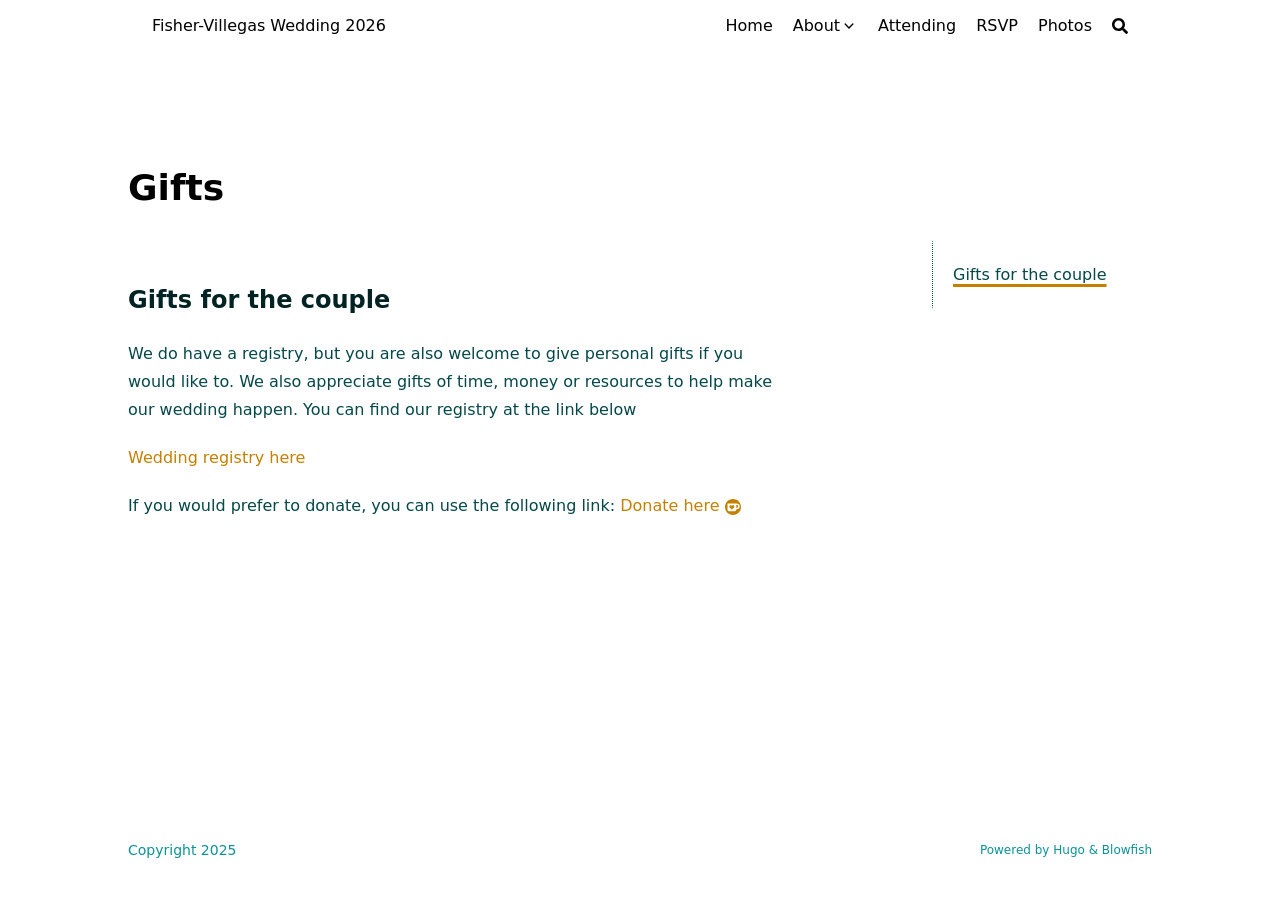
<file: home/about/gifts/index.html>
<!doctype html>
<html
  lang="en"
  dir="ltr"
  class="scroll-smooth"
  data-default-appearance="light"
  data-auto-appearance="true"><head>
  <meta charset="utf-8">
  
    <meta http-equiv="content-language" content="en">
  
  <meta name="viewport" content="width=device-width, initial-scale=1.0">
  <meta http-equiv="X-UA-Compatible" content="ie=edge">
  <meta name="theme-color">

  
  <title>Gifts &middot; Fisher-Villegas Wedding 2026</title>
    <meta name="title" content="Gifts &middot; Fisher-Villegas Wedding 2026">

  
  <meta name="description" content="My awesome website">
  
  
  
  <link rel="canonical" href="/home/about/gifts/">
  
  
  
  
  
  
  
  
  
  
    
    
  
  
  <link
    type="text/css"
    rel="stylesheet"
    href="/css/main.bundle.min.0aa66857f04d6227991f8569ee3f696c177a013dd3d6143012922731d3c39399de2d27cdfc6acd08d117e744866d55031b97e3de1606413230615f7bd757d579.css"
    integrity="sha512-CqZoV/BNYieZH4Vp7j9pbBd6AT3T1hQwEpInMdPDk5neLSfN/GrNCNEX50SGbVUDG5fj3hYGQTIwYV9711fVeQ==">

  
  
  <script
    type="text/javascript"
    src="/js/appearance.min.516a16745bea5a9bd011138d254cc0fd3973cd55ce6e15f3dec763e7c7c2c7448f8fe7b54cca811cb821b0c7e12cd161caace1dd794ac3d34d40937cbcc9ee12.js"
    integrity="sha512-UWoWdFvqWpvQERONJUzA/TlzzVXObhXz3sdj58fCx0SPj&#43;e1TMqBHLghsMfhLNFhyqzh3XlKw9NNQJN8vMnuEg=="></script>
  
  
    
    
    
  
  
  
  
  
  
  
  
  
  
    
    <script
      defer
      type="text/javascript"
      id="script-bundle"
      src="/js/main.bundle.min.a187118b41a60744310065c567365de85730c8495301d0ebae41810cc6f7a47432b1de7d4f3b11338959f1ac50c266be6b4b73acf6bf770016eb59b602cc1aa0.js"
      integrity="sha512-oYcRi0GmB0QxAGXFZzZd6FcwyElTAdDrrkGBDMb3pHQysd59TzsRM4lZ8axQwma&#43;a0tzrPa/dwAW61m2AswaoA=="
      data-copy="Copy"
      data-copied="Copied"></script>
  
  
    
    <script src="/lib/zoom/zoom.min.umd.a527109b68c082a70f3697716dd72a9d5aa8b545cf800cecbbc7399f2ca6f6e0ce3e431f2062b48bbfa47c9ea42822714060bef309be073f49b9c0e30d318d7b.js" integrity="sha512-pScQm2jAgqcPNpdxbdcqnVqotUXPgAzsu8c5nyym9uDOPkMfIGK0i7&#43;kfJ6kKCJxQGC&#43;8wm&#43;Bz9JucDjDTGNew=="></script>
  

  
  
    <link rel="apple-touch-icon" sizes="180x180" href="/apple-touch-icon.png">
    <link rel="icon" type="image/png" sizes="32x32" href="/favicon-32x32.png">
    <link rel="icon" type="image/png" sizes="16x16" href="/favicon-16x16.png">
    <link rel="manifest" href="/site.webmanifest">
  

  
  
  
  
  
  

  
  <meta property="og:url" content="/home/about/gifts/">
  <meta property="og:site_name" content="Fisher-Villegas Wedding 2026">
  <meta property="og:title" content="Gifts">
  <meta property="og:description" content="My awesome website">
  <meta property="og:locale" content="en">
  <meta property="og:type" content="article">
    <meta property="article:section" content="home">

  
  <meta name="twitter:card" content="summary">
  <meta name="twitter:title" content="Gifts">
  <meta name="twitter:description" content="My awesome website">

  <script type="application/ld+json">
  [{
    "@context": "https://schema.org",
    "@type": "Article",
    "articleSection": "homepage",
    "name": "Gifts",
    "headline": "Gifts",
    
    
    "inLanguage": "en",
    "url" : "\/home\/about\/gifts\/",
    "author" : {
      "@type": "Person",
      "name": "Jonathan Fisher and Natanya Villegas Wedding 2026"
    },
    
    
    
    
    
    
    
    
    "mainEntityOfPage": "true",
    "wordCount": "67"
  }]
  </script>



  
  
    <meta name="author" content="Jonathan Fisher and Natanya Villegas Wedding 2026">
  
  
    
      
        
      
    
  

  
  

<script src="/lib/jquery/jquery.slim.min.b0dca576e87d7eaa5850ae4e61759c065786cdb6489d68fcc82240539eebd5da522bdb4fda085ffd245808c8fe2acb2516408eb774ef26b5f6015fc6737c0ea8.js" integrity="sha512-sNylduh9fqpYUK5OYXWcBleGzbZInWj8yCJAU57r1dpSK9tP2ghf/SRYCMj&#43;KsslFkCOt3TvJrX2AV/Gc3wOqA=="></script>























  
  





  
  

  
  

  
  

  
  
</head>
<body
    class="flex flex-col h-screen px-6 m-auto text-lg leading-7 max-w-7xl bg-neutral text-neutral-900 dark:bg-neutral-800 dark:text-neutral sm:px-14 md:px-24 lg:px-32 scrollbar-thin scrollbar-track-neutral-200 scrollbar-thumb-neutral-400 dark:scrollbar-track-neutral-800 dark:scrollbar-thumb-neutral-600">
    <div id="the-top" class="absolute flex self-center">
      <a
        class="px-3 py-1 text-sm -translate-y-8 rounded-b-lg bg-primary-200 focus:translate-y-0 dark:bg-neutral-600"
        href="#main-content">
        <span class="font-bold text-primary-600 ltr:pr-2 rtl:pl-2 dark:text-primary-400">&darr;</span>
        Skip to main content
      </a>
    </div>
    
    
      <div class="min-h-[148px]"></div>
<div class="fixed inset-x-0 pl-[24px] pr-[24px] z-100">
  <div
    id="menu-blur"
    class="absolute opacity-0 inset-x-0 top-0 h-full single_hero_background nozoom bg-neutral dark:bg-neutral-800"></div>
  <div class="relative max-w-[64rem] ml-auto mr-auto">
    













<div
  class="main-menu flex items-center justify-between px-4 py-6 sm:px-6 md:justify-start gap-x-3 pt-[2px] pr-0 pb-[3px] pl-0">
  
  
    
    

  <div class="flex flex-1 items-center justify-between">
    <nav class="flex space-x-3">
      
        <a href="/" class="text-base font-medium text-gray-500 hover:text-gray-900">
          Fisher-Villegas Wedding 2026
        </a>
      
    </nav>
    
  <nav class="hidden md:flex items-center gap-x-5 md:ml-12 h-12">
    
      
        
  <a
  href="/"
  
  class="flex items-center text-gray-500 hover:text-primary-600 dark:hover:text-primary-400">
  
  <p class="text-base font-medium" title="homepage">
    Home
  </p>
</a>



      
        
  <div>
  <div class="cursor-pointer flex items-center nested-menu">
    
    <a
      
      class="text-base font-medium text-gray-500 hover:text-primary-600 dark:hover:text-primary-400"
      title="">
      <p>
        About
      </p>
    </a>
    <span>
      <span class="relative block icon"><svg
  xmlns="http://www.w3.org/2000/svg"
  viewBox="0 0 20 20"
  fill="currentColor"
  aria-hidden="true"
>
  <path
    fill-rule="evenodd"
    d="M5.23 7.21a.75.75 0 011.06.02L10 11.168l3.71-3.938a.75.75 0 111.08 1.04l-4.25 4.5a.75.75 0 01-1.08 0l-4.25-4.5a.75.75 0 01.02-1.06z"
    clip-rule="evenodd"
  />
</svg>
</span>
    </span>
  </div>
  <div class="absolute menuhide">
    <div class="pt-2 p-5 mt-2 rounded-xl backdrop-blur shadow-2xl">
      <div class="flex flex-col space-y-3">
        
          <a
            href="/home/about/couple/"
            
            class="flex items-center text-gray-500 hover:text-primary-600 dark:hover:text-primary-400">
            
            <p class="text-sm font-sm" title="About">
              About the couple
            </p>
          </a>
        
          <a
            href="/home/about/location/"
            
            class="flex items-center text-gray-500 hover:text-primary-600 dark:hover:text-primary-400">
            
            <p class="text-sm font-sm" title="Location">
              Location
            </p>
          </a>
        
          <a
            href="/home/about/accom/"
            
            class="flex items-center text-gray-500 hover:text-primary-600 dark:hover:text-primary-400">
            
            <p class="text-sm font-sm" title="Accommodations">
              Accommodations
            </p>
          </a>
        
          <a
            href="/home/about/schedule/"
            
            class="flex items-center text-gray-500 hover:text-primary-600 dark:hover:text-primary-400">
            
            <p class="text-sm font-sm" title="Schedule">
              Schedule
            </p>
          </a>
        
          <a
            href="/home/about/gifts/"
            
            class="flex items-center text-gray-500 hover:text-primary-600 dark:hover:text-primary-400">
            
            <p class="text-sm font-sm" title="Gifts">
              Gifts
            </p>
          </a>
        
      </div>
    </div>
  </div>
</div>



      
        
  <a
  href="/home/attending/"
  
  class="flex items-center text-gray-500 hover:text-primary-600 dark:hover:text-primary-400">
  
  <p class="text-base font-medium" title="Attending">
    Attending
  </p>
</a>



      
        
  <a
  href="/home/rsvp/"
  
  class="flex items-center text-gray-500 hover:text-primary-600 dark:hover:text-primary-400">
  
  <p class="text-base font-medium" title="RSVP">
    RSVP
  </p>
</a>



      
        
  <a
  href="/home/photos/"
  
  class="flex items-center text-gray-500 hover:text-primary-600 dark:hover:text-primary-400">
  
  <p class="text-base font-medium" title="Photos">
    Photos
  </p>
</a>



      
    

    

    

    
      <button
        id="search-button"
        aria-label="Search"
        class="text-base hover:text-primary-600 dark:hover:text-primary-400"
        title="Search (/)">
        <span class="relative block icon"><svg aria-hidden="true" focusable="false" data-prefix="fas" data-icon="search" class="svg-inline--fa fa-search fa-w-16" role="img" xmlns="http://www.w3.org/2000/svg" viewBox="0 0 512 512"><path fill="currentColor" d="M505 442.7L405.3 343c-4.5-4.5-10.6-7-17-7H372c27.6-35.3 44-79.7 44-128C416 93.1 322.9 0 208 0S0 93.1 0 208s93.1 208 208 208c48.3 0 92.7-16.4 128-44v16.3c0 6.4 2.5 12.5 7 17l99.7 99.7c9.4 9.4 24.6 9.4 33.9 0l28.3-28.3c9.4-9.4 9.4-24.6.1-34zM208 336c-70.7 0-128-57.2-128-128 0-70.7 57.2-128 128-128 70.7 0 128 57.2 128 128 0 70.7-57.2 128-128 128z"/></svg>
</span>
      </button>
    

    
  </nav>

    
  <div class="flex md:hidden items-center gap-x-5 md:ml-12 h-12">
    <span></span>

    

    

    
      <button
        id="search-button-mobile"
        aria-label="Search"
        class="text-base hover:text-primary-600 dark:hover:text-primary-400"
        title="Search (/)">
        <span class="relative block icon"><svg aria-hidden="true" focusable="false" data-prefix="fas" data-icon="search" class="svg-inline--fa fa-search fa-w-16" role="img" xmlns="http://www.w3.org/2000/svg" viewBox="0 0 512 512"><path fill="currentColor" d="M505 442.7L405.3 343c-4.5-4.5-10.6-7-17-7H372c27.6-35.3 44-79.7 44-128C416 93.1 322.9 0 208 0S0 93.1 0 208s93.1 208 208 208c48.3 0 92.7-16.4 128-44v16.3c0 6.4 2.5 12.5 7 17l99.7 99.7c9.4 9.4 24.6 9.4 33.9 0l28.3-28.3c9.4-9.4 9.4-24.6.1-34zM208 336c-70.7 0-128-57.2-128-128 0-70.7 57.2-128 128-128 70.7 0 128 57.2 128 128 0 70.7-57.2 128-128 128z"/></svg>
</span>
      </button>
    

    
  </div>

  </div>
  
  <div class="-my-2 md:hidden">
    <div id="menu-button" class="block">
      
        <div class="cursor-pointer hover:text-primary-600 dark:hover:text-primary-400">
          <span class="relative block icon"><svg xmlns="http://www.w3.org/2000/svg" viewBox="0 0 448 512"><path fill="currentColor" d="M0 96C0 78.33 14.33 64 32 64H416C433.7 64 448 78.33 448 96C448 113.7 433.7 128 416 128H32C14.33 128 0 113.7 0 96zM0 256C0 238.3 14.33 224 32 224H416C433.7 224 448 238.3 448 256C448 273.7 433.7 288 416 288H32C14.33 288 0 273.7 0 256zM416 448H32C14.33 448 0 433.7 0 416C0 398.3 14.33 384 32 384H416C433.7 384 448 398.3 448 416C448 433.7 433.7 448 416 448z"/></svg>
</span>
        </div>
        <div
          id="menu-wrapper"
          class="fixed inset-0 z-30 invisible w-screen h-screen m-0 overflow-auto transition-opacity opacity-0 cursor-default bg-neutral-100/50 backdrop-blur-sm dark:bg-neutral-900/50 pt-[5px]">
          <ul
            class="flex space-y-2 mt-3 flex-col items-end w-full px-6 py-6 mx-auto overflow-visible list-none ltr:text-right rtl:text-left max-w-7xl">
            <li id="menu-close-button">
              <span
                class="cursor-pointer inline-block align-text-bottom hover:text-primary-600 dark:hover:text-primary-400">
                <span class="relative block icon"><svg xmlns="http://www.w3.org/2000/svg" viewBox="0 0 320 512"><path fill="currentColor" d="M310.6 361.4c12.5 12.5 12.5 32.75 0 45.25C304.4 412.9 296.2 416 288 416s-16.38-3.125-22.62-9.375L160 301.3L54.63 406.6C48.38 412.9 40.19 416 32 416S15.63 412.9 9.375 406.6c-12.5-12.5-12.5-32.75 0-45.25l105.4-105.4L9.375 150.6c-12.5-12.5-12.5-32.75 0-45.25s32.75-12.5 45.25 0L160 210.8l105.4-105.4c12.5-12.5 32.75-12.5 45.25 0s12.5 32.75 0 45.25l-105.4 105.4L310.6 361.4z"/></svg>
</span>
              </span>
            </li>

            
              
  <li class="mt-1">
  <a
    href="/"
    
    class="flex items-center text-gray-500 hover:text-primary-600 dark:hover:text-primary-400">
    
    <p class="text-bg font-bg" title="homepage">
      Home
    </p>
  </a>
</li>



            
              
  <li class="mt-1">
  <a
    href=""
    class="flex items-center text-gray-500 hover:text-primary-600 dark:hover:text-primary-400">
    
    <p class="text-bg font-bg" title="">
      About
    </p>
    <span>
      <span class="relative block icon"><svg
  xmlns="http://www.w3.org/2000/svg"
  viewBox="0 0 20 20"
  fill="currentColor"
  aria-hidden="true"
>
  <path
    fill-rule="evenodd"
    d="M5.23 7.21a.75.75 0 011.06.02L10 11.168l3.71-3.938a.75.75 0 111.08 1.04l-4.25 4.5a.75.75 0 01-1.08 0l-4.25-4.5a.75.75 0 01.02-1.06z"
    clip-rule="evenodd"
  />
</svg>
</span>
    </span>
  </a>
</li>

  <li class="mt-1">
    <a
      href="/home/about/couple/"
      
      class="flex items-center text-gray-500 hover:text-primary-600 dark:hover:text-primary-400">
      
      <p class="text-sm font-small" title="About">
        About the couple
      </p>
    </a>
  </li>

  <li class="mt-1">
    <a
      href="/home/about/location/"
      
      class="flex items-center text-gray-500 hover:text-primary-600 dark:hover:text-primary-400">
      
      <p class="text-sm font-small" title="Location">
        Location
      </p>
    </a>
  </li>

  <li class="mt-1">
    <a
      href="/home/about/accom/"
      
      class="flex items-center text-gray-500 hover:text-primary-600 dark:hover:text-primary-400">
      
      <p class="text-sm font-small" title="Accommodations">
        Accommodations
      </p>
    </a>
  </li>

  <li class="mt-1">
    <a
      href="/home/about/schedule/"
      
      class="flex items-center text-gray-500 hover:text-primary-600 dark:hover:text-primary-400">
      
      <p class="text-sm font-small" title="Schedule">
        Schedule
      </p>
    </a>
  </li>

  <li class="mt-1">
    <a
      href="/home/about/gifts/"
      
      class="flex items-center text-gray-500 hover:text-primary-600 dark:hover:text-primary-400">
      
      <p class="text-sm font-small" title="Gifts">
        Gifts
      </p>
    </a>
  </li>

<li class="mb-2"></li>



            
              
  <li class="mt-1">
  <a
    href="/home/attending/"
    
    class="flex items-center text-gray-500 hover:text-primary-600 dark:hover:text-primary-400">
    
    <p class="text-bg font-bg" title="Attending">
      Attending
    </p>
  </a>
</li>



            
              
  <li class="mt-1">
  <a
    href="/home/rsvp/"
    
    class="flex items-center text-gray-500 hover:text-primary-600 dark:hover:text-primary-400">
    
    <p class="text-bg font-bg" title="RSVP">
      RSVP
    </p>
  </a>
</li>



            
              
  <li class="mt-1">
  <a
    href="/home/photos/"
    
    class="flex items-center text-gray-500 hover:text-primary-600 dark:hover:text-primary-400">
    
    <p class="text-bg font-bg" title="Photos">
      Photos
    </p>
  </a>
</li>



            

          </ul>
          
        </div>
      
    </div>
  </div>

</div>




  <script>
    (function () {
      var $mainmenu = $(".main-menu");
      var path = window.location.pathname;
      $mainmenu.find('a[href="' + path + '"]').each(function (i, e) {
        $(e).children("p").addClass("active");
      });
    })();
  </script>


  </div>
</div>


<script
  type="text/javascript"
  src="/js/background-blur.min.0ad33cb9c066f652728b2cc09c9ceaf32645544f48e8b6b38f120d86f433ed997da275a49e6151fe0176430c45376812708d84727f3f969101fb44a4345b3f34.js"
  integrity="sha512-CtM8ucBm9lJyiyzAnJzq8yZFVE9I6LazjxINhvQz7Zl9onWknmFR/gF2QwxFN2gScI2Ecn8/lpEB&#43;0SkNFs/NA=="
  data-target-id="menu-blur"></script>

    
    <div class="relative flex flex-col grow">
      <main id="main-content" class="grow">
        
  
  <article>
    
    

    
    <header id="single_header" class="mt-5 max-w-prose">
      
      <h1 class="mt-0 text-4xl font-extrabold text-neutral-900 dark:text-neutral">
        Gifts
      </h1>
      <div class="mt-1 mb-6 text-base text-neutral-500 dark:text-neutral-400 print:hidden">
        





  
  



  

  
  
  

  
  
    
  

  

  

  

  

  

  

  

  

  


  <div class="flex flex-row flex-wrap items-center">
    
    

    
    
  </div>

  

  
  

  
  



      </div>
      
        
  
  
  
  
  
  

  

  

  

  

      
    </header>

    
    <section class="flex flex-col max-w-full mt-0 prose dark:prose-invert lg:flex-row">
      
      
      
      
      
        <div class="order-first lg:ml-auto px-0 lg:order-last ltr:lg:pl-8 rtl:lg:pr-8">
          <div class="toc ltr:pl-5 rtl:pr-5 print:hidden lg:sticky lg:top-[140px]">
            
              <details
  open
  id="TOCView"
  class="toc-right mt-0 overflow-y-auto overscroll-contain scrollbar-thin scrollbar-track-neutral-200 scrollbar-thumb-neutral-400 dark:scrollbar-track-neutral-800 dark:scrollbar-thumb-neutral-600 rounded-lg ltr:-ml-5 ltr:pl-5 rtl:-mr-5 rtl:pr-5 hidden lg:block">
  <summary
    class="block py-1 text-lg font-semibold cursor-pointer bg-neutral-100 text-neutral-800 ltr:-ml-5 ltr:pl-5 rtl:-mr-5 rtl:pr-5 dark:bg-neutral-700 dark:text-neutral-100 lg:hidden">
    Table of Contents
  </summary>
  <div
    class="min-w-[220px] py-2 border-dotted ltr:-ml-5 ltr:border-l ltr:pl-5 rtl:-mr-5 rtl:border-r rtl:pr-5 dark:border-neutral-600">
    <nav id="TableOfContents">
  <ul>
    <li><a href="#gifts-for-the-couple">Gifts for the couple</a></li>
  </ul>
</nav>
  </div>
</details>
<details class="toc-inside mt-0 overflow-hidden rounded-lg ltr:-ml-5 ltr:pl-5 rtl:-mr-5 rtl:pr-5 lg:hidden">
  <summary
    class="py-1 text-lg font-semibold cursor-pointer bg-neutral-100 text-neutral-800 ltr:-ml-5 ltr:pl-5 rtl:-mr-5 rtl:pr-5 dark:bg-neutral-700 dark:text-neutral-100 lg:hidden">
    Table of Contents
  </summary>
  <div
    class="py-2 border-dotted border-neutral-300 ltr:-ml-5 ltr:border-l ltr:pl-5 rtl:-mr-5 rtl:border-r rtl:pr-5 dark:border-neutral-600">
    <nav id="TableOfContents">
  <ul>
    <li><a href="#gifts-for-the-couple">Gifts for the couple</a></li>
  </ul>
</nav>
  </div>
</details>


<script>
  (function () {
    'use strict'

    const SCROLL_OFFSET_RATIO = 0.33
    const TOC_SELECTOR = '#TableOfContents'
    const ANCHOR_SELECTOR = '.anchor'
    const TOC_LINK_SELECTOR = 'a[href^="#"]'
    const NESTED_LIST_SELECTOR = 'li ul'
    const ACTIVE_CLASS = 'active'

    function getActiveAnchorId(anchors, offsetRatio) {
      const threshold = window.scrollY + window.innerHeight * offsetRatio
      const tocLinks = [...document.querySelectorAll('#TableOfContents a[href^="#"]')]
      const tocIds = new Set(tocLinks.map(link => link.getAttribute('href').substring(1)))

      for (let i = anchors.length - 1; i >= 0; i--) {
        const top = anchors[i].getBoundingClientRect().top + window.scrollY
        if (top <= threshold && tocIds.has(anchors[i].id)) {
          return anchors[i].id
        }
      }
      return anchors.find(anchor => tocIds.has(anchor.id))?.id || ''
    }

    function updateTOC({ toc, anchors, links, scrollOffset, collapseInactive }) {
      const activeId = getActiveAnchorId(anchors, scrollOffset)
      if (!activeId) return

      links.forEach(link => {
        const isActive = link.getAttribute('href') === `#${activeId}`
        link.classList.toggle(ACTIVE_CLASS, isActive)

        if (collapseInactive) {
          const ul = link.closest('li')?.querySelector('ul')
          if (ul) ul.style.display = isActive ? '' : 'none'
        }
      })

      if (collapseInactive) {
        const activeLink = toc.querySelector(`a[href="#${CSS.escape(activeId)}"]`)
        let el = activeLink
        while (el && el !== toc) {
          if (el.tagName === 'UL') el.style.display = ''
          if (el.tagName === 'LI') el.querySelector('ul')?.style.setProperty('display', '')
          el = el.parentElement
        }
      }
    }

    function initTOC() {
      const toc = document.querySelector(TOC_SELECTOR)
      if (!toc) return

      const collapseInactive = false
      const anchors = [...document.querySelectorAll(ANCHOR_SELECTOR)]
      const links = [...toc.querySelectorAll(TOC_LINK_SELECTOR)]

      if (collapseInactive) {
        toc.querySelectorAll(NESTED_LIST_SELECTOR).forEach(ul => ul.style.display = 'none')
      }

      const config = {
        toc,
        anchors,
        links,
        scrollOffset: SCROLL_OFFSET_RATIO,
        collapseInactive
      }

      window.addEventListener('scroll', () => updateTOC(config), { passive: true })
      window.addEventListener('hashchange', () => updateTOC(config), { passive: true })

      updateTOC(config)
    }

    document.readyState === 'loading'
      ? document.addEventListener('DOMContentLoaded', initTOC)
      : initTOC()
  })()
</script>


            
            
          </div>
        </div>
      


      <div class="min-w-0 min-h-0 max-w-fit">
        

        <div class="article-content max-w-prose mb-20">
          
<h2 class="relative group">Gifts for the couple 
    <div id="gifts-for-the-couple" class="anchor"></div>
    
</h2>
<p>We do have a registry, but you are also welcome to give personal gifts if you would like to. We also appreciate gifts of time, money or resources to help make our wedding happen.
You can find our registry at the link below</p>
<p><a
  href="https://www.etsy.com/registry/MTc0Mzc4MDY1fDEyNjQ1NTk2Nzg"
    target="_blank"
  >Wedding registry here</a></p>
<p>If you would prefer to donate, you can use the following link:
<a
  href="https://ko-fi.com/jonnatanya"
    target="_blank"
  >Donate here <span class="relative inline-block align-text-bottom icon"><?xml version="1.0" encoding="UTF-8"?><!-- Created with Inkscape (http://www.inkscape.org/) --><svg width="211.67mm" height="211.67mm" version="1.1" viewBox="0 0 211.67 211.67" xmlns="http://www.w3.org/2000/svg"> <defs>  <clipPath id="clipPath25">   <path d="m0 600h1654.8v-600h-1654.8z" fill="currentColor"/>  </clipPath> </defs> <g transform="translate(-3.0786 -29.59)">  <g transform="matrix(.35278 0 0 -.35278 3.0785 241.26)">   <g clip-path="url(#clipPath25)">    <g transform="translate(600 300)">     <path d="m-300 300c-165.69 0-300-134.31-300-300 0-165.69 134.31-300 300-300 165.68 0 300 134.31 300 300 0 165.69-134.32 300-300 300zm-188.93-166.99h329.58c23.223 0 46.032-6.8325 65.073-20.125 18.412-12.856 36.378-33.646 42.697-67.02 14.674-77.514-43.568-135.76-126.12-131.18 0.438-21.268-3.8105-59.422-44.878-69.696-3.282-0.821-6.6604-1.186-10.044-1.207-72.13-0.448-222.53-0.88916-222.53-0.88916s-46.066-0.01555-49.176 45.962c-1.023 77.88-0.48339 223.69-0.48339 223.69s-0.02651 2.9267-0.02051 3.6577c0.043 5.607 4.4359 16.8 15.901 16.8zm312.71-55.573v-107.8s14.302-1.6507 31.907 0.54932c20.356 6.6 39.06 20.901 39.06 57.199 0 14.85-5.2614 25.601-11.837 33.239-9.341 10.848-23.152 16.809-37.469 16.809h-21.661z" fill="currentColor"/>    </g>    <g transform="translate(256.61 203.37)">     <path d="m0 0c3.585-1.806 5.876 0.437 5.876 0.437s52.457 47.878 76.089 75.452c21.018 24.667 22.389 66.234-13.708 81.766-36.096 15.532-65.795-18.272-65.795-18.272-25.755 28.326-64.734 26.891-82.763 7.721-18.027-19.169-11.732-52.072 1.717-70.383 12.626-17.19 68.119-66.65 76.529-75.015 0 0 0.614-0.641 2.055-1.706" fill="currentColor"/>    </g>   </g>  </g> </g></svg></span></a></p>

          
          
          
        </div>
        
        

        

        

      </div>

      
      
        
        
          
          
        
        
        
        <script
          type="text/javascript"
          src="/js/page.min.54b6f4371722649edbe871e431d8670d670878c22be8f36e229fe53cc9b786fe25a834def5e6de621f7a3e37b72bc8cd73839aa5ed907ed6cbd45cd3e1b0fa20.js"
          integrity="sha512-VLb0NxciZJ7b6HHkMdhnDWcIeMIr6PNuIp/lPMm3hv4lqDTe9ebeYh96Pje3K8jNc4Oape2QftbL1FzT4bD6IA=="
          data-oid="views_home/About/gifts.md"
          data-oid-likes="likes_home/About/gifts.md"></script>
      
    </section>

    
    <footer class="pt-8 max-w-prose print:hidden">
      

      
    </footer>
  </article>

        <div id="top-scroller" class="pointer-events-none absolute top-[110vh] bottom-0 w-12 ltr:right-0 rtl:left-0 z-10">
  <a
    href="#the-top"
    class="pointer-events-auto sticky top-[calc(100vh-5.5rem)] flex h-12 w-12 mb-16 items-center justify-center rounded-full bg-neutral/50 text-xl text-neutral-700 hover:text-primary-600 dark:bg-neutral-800/50 dark:text-neutral dark:hover:text-primary-400"
    aria-label="Scroll to top"
    title="Scroll to top">
    &uarr;
  </a>
</div>

      </main><footer id="site-footer" class="py-10 print:hidden">
  
  
  <div class="flex items-center justify-between">
    
    
      <p class="text-sm text-neutral-500 dark:text-neutral-400">
          Copyright 2025
      </p>
    

    
    
      <p class="text-xs text-neutral-500 dark:text-neutral-400">
        
        
        Powered by <a class="hover:underline hover:decoration-primary-400 hover:text-primary-500"
          href="https://gohugo.io/" target="_blank" rel="noopener noreferrer">Hugo</a> &amp; <a class="hover:underline hover:decoration-primary-400 hover:text-primary-500"
          href="https://blowfish.page/" target="_blank" rel="noopener noreferrer">Blowfish</a>
      </p>
    
  </div>
  
    <script>
      mediumZoom(document.querySelectorAll("img:not(.nozoom)"), {
        margin: 24,
        background: "rgba(0,0,0,0.5)",
        scrollOffset: 0,
      });
    </script>
  
  
  
  <script
    type="text/javascript"
    src="/js/process.min.ee03488f19c93c2efb199e2e3014ea5f3cb2ce7d45154adb3399a158cac27ca52831db249ede5bb602700ef87eb02434139de0858af1818ab0fb4182472204a4.js"
    integrity="sha512-7gNIjxnJPC77GZ4uMBTqXzyyzn1FFUrbM5mhWMrCfKUoMdsknt5btgJwDvh&#43;sCQ0E53ghYrxgYqw&#43;0GCRyIEpA=="></script>
  
  
</footer>
<div
  id="search-wrapper"
  class="invisible fixed inset-0 flex h-screen w-screen cursor-default flex-col bg-neutral-500/50 p-4 backdrop-blur-sm dark:bg-neutral-900/50 sm:p-6 md:p-[10vh] lg:p-[12vh] z-500"
  data-url="/">
  <div
    id="search-modal"
    class="flex flex-col w-full max-w-3xl min-h-0 mx-auto border rounded-md shadow-lg top-20 border-neutral-200 bg-neutral dark:border-neutral-700 dark:bg-neutral-800">
    <header class="relative z-10 flex items-center justify-between flex-none px-2">
      <form class="flex items-center flex-auto min-w-0">
        <div class="flex items-center justify-center w-8 h-8 text-neutral-400">
          <span class="relative block icon"><svg aria-hidden="true" focusable="false" data-prefix="fas" data-icon="search" class="svg-inline--fa fa-search fa-w-16" role="img" xmlns="http://www.w3.org/2000/svg" viewBox="0 0 512 512"><path fill="currentColor" d="M505 442.7L405.3 343c-4.5-4.5-10.6-7-17-7H372c27.6-35.3 44-79.7 44-128C416 93.1 322.9 0 208 0S0 93.1 0 208s93.1 208 208 208c48.3 0 92.7-16.4 128-44v16.3c0 6.4 2.5 12.5 7 17l99.7 99.7c9.4 9.4 24.6 9.4 33.9 0l28.3-28.3c9.4-9.4 9.4-24.6.1-34zM208 336c-70.7 0-128-57.2-128-128 0-70.7 57.2-128 128-128 70.7 0 128 57.2 128 128 0 70.7-57.2 128-128 128z"/></svg>
</span>
        </div>
        <input
          type="search"
          id="search-query"
          class="flex flex-auto h-12 mx-1 bg-transparent appearance-none focus:outline-dotted focus:outline-2 focus:outline-transparent"
          placeholder="Search"
          tabindex="0">
      </form>
      <button
        id="close-search-button"
        class="flex items-center justify-center w-8 h-8 text-neutral-700 hover:text-primary-600 dark:text-neutral dark:hover:text-primary-400"
        title="Close (Esc)">
        <span class="relative block icon"><svg xmlns="http://www.w3.org/2000/svg" viewBox="0 0 320 512"><path fill="currentColor" d="M310.6 361.4c12.5 12.5 12.5 32.75 0 45.25C304.4 412.9 296.2 416 288 416s-16.38-3.125-22.62-9.375L160 301.3L54.63 406.6C48.38 412.9 40.19 416 32 416S15.63 412.9 9.375 406.6c-12.5-12.5-12.5-32.75 0-45.25l105.4-105.4L9.375 150.6c-12.5-12.5-12.5-32.75 0-45.25s32.75-12.5 45.25 0L160 210.8l105.4-105.4c12.5-12.5 32.75-12.5 45.25 0s12.5 32.75 0 45.25l-105.4 105.4L310.6 361.4z"/></svg>
</span>
      </button>
    </header>
    <section class="flex-auto px-2 overflow-auto">
      <ul id="search-results">
        
      </ul>
    </section>
  </div>
</div>

    </div>
  </body>
  
</html>
</file>
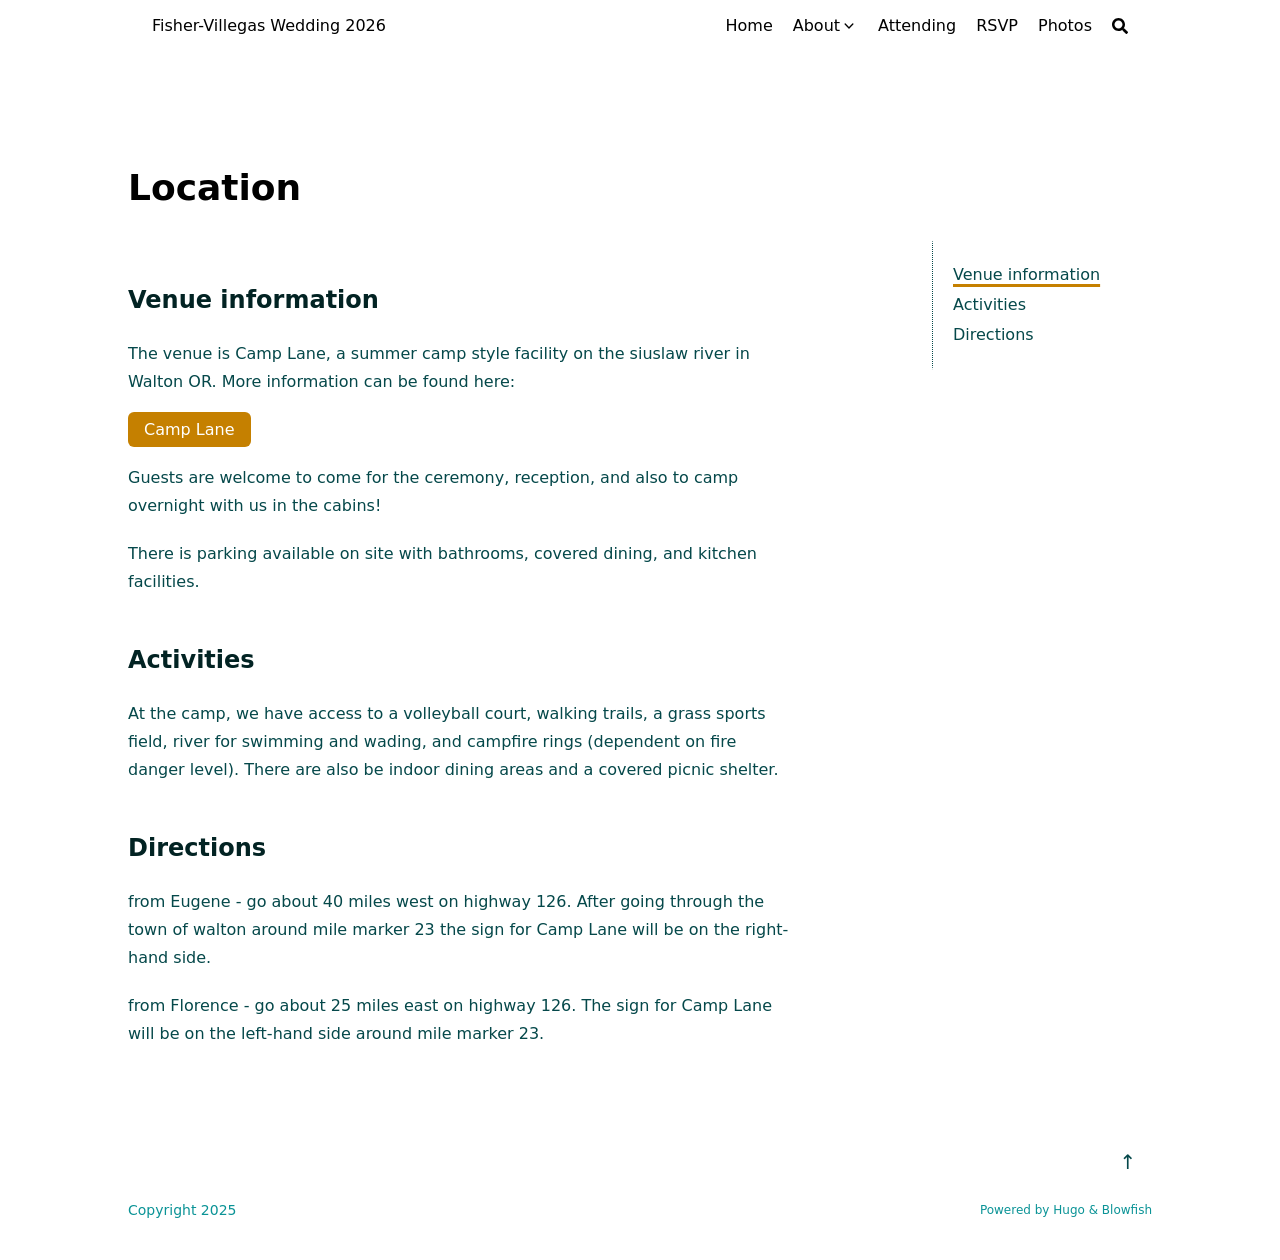
<file: home/about/location/index.html>
<!doctype html>
<html
  lang="en"
  dir="ltr"
  class="scroll-smooth"
  data-default-appearance="light"
  data-auto-appearance="true"><head>
  <meta charset="utf-8">
  
    <meta http-equiv="content-language" content="en">
  
  <meta name="viewport" content="width=device-width, initial-scale=1.0">
  <meta http-equiv="X-UA-Compatible" content="ie=edge">
  <meta name="theme-color">

  
  <title>Location &middot; Fisher-Villegas Wedding 2026</title>
    <meta name="title" content="Location &middot; Fisher-Villegas Wedding 2026">

  
  <meta name="description" content="My awesome website">
  
  
  
  <link rel="canonical" href="/home/about/location/">
  
  
  
  
  
  
  
  
  
  
    
    
  
  
  <link
    type="text/css"
    rel="stylesheet"
    href="/css/main.bundle.min.0aa66857f04d6227991f8569ee3f696c177a013dd3d6143012922731d3c39399de2d27cdfc6acd08d117e744866d55031b97e3de1606413230615f7bd757d579.css"
    integrity="sha512-CqZoV/BNYieZH4Vp7j9pbBd6AT3T1hQwEpInMdPDk5neLSfN/GrNCNEX50SGbVUDG5fj3hYGQTIwYV9711fVeQ==">

  
  
  <script
    type="text/javascript"
    src="/js/appearance.min.516a16745bea5a9bd011138d254cc0fd3973cd55ce6e15f3dec763e7c7c2c7448f8fe7b54cca811cb821b0c7e12cd161caace1dd794ac3d34d40937cbcc9ee12.js"
    integrity="sha512-UWoWdFvqWpvQERONJUzA/TlzzVXObhXz3sdj58fCx0SPj&#43;e1TMqBHLghsMfhLNFhyqzh3XlKw9NNQJN8vMnuEg=="></script>
  
  
    
    
    
  
  
  
  
  
  
  
  
  
  
    
    <script
      defer
      type="text/javascript"
      id="script-bundle"
      src="/js/main.bundle.min.a187118b41a60744310065c567365de85730c8495301d0ebae41810cc6f7a47432b1de7d4f3b11338959f1ac50c266be6b4b73acf6bf770016eb59b602cc1aa0.js"
      integrity="sha512-oYcRi0GmB0QxAGXFZzZd6FcwyElTAdDrrkGBDMb3pHQysd59TzsRM4lZ8axQwma&#43;a0tzrPa/dwAW61m2AswaoA=="
      data-copy="Copy"
      data-copied="Copied"></script>
  
  
    
    <script src="/lib/zoom/zoom.min.umd.a527109b68c082a70f3697716dd72a9d5aa8b545cf800cecbbc7399f2ca6f6e0ce3e431f2062b48bbfa47c9ea42822714060bef309be073f49b9c0e30d318d7b.js" integrity="sha512-pScQm2jAgqcPNpdxbdcqnVqotUXPgAzsu8c5nyym9uDOPkMfIGK0i7&#43;kfJ6kKCJxQGC&#43;8wm&#43;Bz9JucDjDTGNew=="></script>
  

  
  
    <link rel="apple-touch-icon" sizes="180x180" href="/apple-touch-icon.png">
    <link rel="icon" type="image/png" sizes="32x32" href="/favicon-32x32.png">
    <link rel="icon" type="image/png" sizes="16x16" href="/favicon-16x16.png">
    <link rel="manifest" href="/site.webmanifest">
  

  
  
  
  
  
  

  
  <meta property="og:url" content="/home/about/location/">
  <meta property="og:site_name" content="Fisher-Villegas Wedding 2026">
  <meta property="og:title" content="Location">
  <meta property="og:description" content="My awesome website">
  <meta property="og:locale" content="en">
  <meta property="og:type" content="article">
    <meta property="article:section" content="home">

  
  <meta name="twitter:card" content="summary">
  <meta name="twitter:title" content="Location">
  <meta name="twitter:description" content="My awesome website">

  <script type="application/ld+json">
  [{
    "@context": "https://schema.org",
    "@type": "Article",
    "articleSection": "homepage",
    "name": "Location",
    "headline": "Location",
    
    
    "inLanguage": "en",
    "url" : "\/home\/about\/location\/",
    "author" : {
      "@type": "Person",
      "name": "Jonathan Fisher and Natanya Villegas Wedding 2026"
    },
    
    
    
    
    
    
    
    
    "mainEntityOfPage": "true",
    "wordCount": "161"
  }]
  </script>



  
  
    <meta name="author" content="Jonathan Fisher and Natanya Villegas Wedding 2026">
  
  
    
      
        
      
    
  

  
  

<script src="/lib/jquery/jquery.slim.min.b0dca576e87d7eaa5850ae4e61759c065786cdb6489d68fcc82240539eebd5da522bdb4fda085ffd245808c8fe2acb2516408eb774ef26b5f6015fc6737c0ea8.js" integrity="sha512-sNylduh9fqpYUK5OYXWcBleGzbZInWj8yCJAU57r1dpSK9tP2ghf/SRYCMj&#43;KsslFkCOt3TvJrX2AV/Gc3wOqA=="></script>























  
  





  
  

  
  

  
  

  
  
</head>
<body
    class="flex flex-col h-screen px-6 m-auto text-lg leading-7 max-w-7xl bg-neutral text-neutral-900 dark:bg-neutral-800 dark:text-neutral sm:px-14 md:px-24 lg:px-32 scrollbar-thin scrollbar-track-neutral-200 scrollbar-thumb-neutral-400 dark:scrollbar-track-neutral-800 dark:scrollbar-thumb-neutral-600">
    <div id="the-top" class="absolute flex self-center">
      <a
        class="px-3 py-1 text-sm -translate-y-8 rounded-b-lg bg-primary-200 focus:translate-y-0 dark:bg-neutral-600"
        href="#main-content">
        <span class="font-bold text-primary-600 ltr:pr-2 rtl:pl-2 dark:text-primary-400">&darr;</span>
        Skip to main content
      </a>
    </div>
    
    
      <div class="min-h-[148px]"></div>
<div class="fixed inset-x-0 pl-[24px] pr-[24px] z-100">
  <div
    id="menu-blur"
    class="absolute opacity-0 inset-x-0 top-0 h-full single_hero_background nozoom bg-neutral dark:bg-neutral-800"></div>
  <div class="relative max-w-[64rem] ml-auto mr-auto">
    













<div
  class="main-menu flex items-center justify-between px-4 py-6 sm:px-6 md:justify-start gap-x-3 pt-[2px] pr-0 pb-[3px] pl-0">
  
  
    
    

  <div class="flex flex-1 items-center justify-between">
    <nav class="flex space-x-3">
      
        <a href="/" class="text-base font-medium text-gray-500 hover:text-gray-900">
          Fisher-Villegas Wedding 2026
        </a>
      
    </nav>
    
  <nav class="hidden md:flex items-center gap-x-5 md:ml-12 h-12">
    
      
        
  <a
  href="/"
  
  class="flex items-center text-gray-500 hover:text-primary-600 dark:hover:text-primary-400">
  
  <p class="text-base font-medium" title="homepage">
    Home
  </p>
</a>



      
        
  <div>
  <div class="cursor-pointer flex items-center nested-menu">
    
    <a
      
      class="text-base font-medium text-gray-500 hover:text-primary-600 dark:hover:text-primary-400"
      title="">
      <p>
        About
      </p>
    </a>
    <span>
      <span class="relative block icon"><svg
  xmlns="http://www.w3.org/2000/svg"
  viewBox="0 0 20 20"
  fill="currentColor"
  aria-hidden="true"
>
  <path
    fill-rule="evenodd"
    d="M5.23 7.21a.75.75 0 011.06.02L10 11.168l3.71-3.938a.75.75 0 111.08 1.04l-4.25 4.5a.75.75 0 01-1.08 0l-4.25-4.5a.75.75 0 01.02-1.06z"
    clip-rule="evenodd"
  />
</svg>
</span>
    </span>
  </div>
  <div class="absolute menuhide">
    <div class="pt-2 p-5 mt-2 rounded-xl backdrop-blur shadow-2xl">
      <div class="flex flex-col space-y-3">
        
          <a
            href="/home/about/couple/"
            
            class="flex items-center text-gray-500 hover:text-primary-600 dark:hover:text-primary-400">
            
            <p class="text-sm font-sm" title="About">
              About the couple
            </p>
          </a>
        
          <a
            href="/home/about/location/"
            
            class="flex items-center text-gray-500 hover:text-primary-600 dark:hover:text-primary-400">
            
            <p class="text-sm font-sm" title="Location">
              Location
            </p>
          </a>
        
          <a
            href="/home/about/accom/"
            
            class="flex items-center text-gray-500 hover:text-primary-600 dark:hover:text-primary-400">
            
            <p class="text-sm font-sm" title="Accommodations">
              Accommodations
            </p>
          </a>
        
          <a
            href="/home/about/schedule/"
            
            class="flex items-center text-gray-500 hover:text-primary-600 dark:hover:text-primary-400">
            
            <p class="text-sm font-sm" title="Schedule">
              Schedule
            </p>
          </a>
        
          <a
            href="/home/about/gifts/"
            
            class="flex items-center text-gray-500 hover:text-primary-600 dark:hover:text-primary-400">
            
            <p class="text-sm font-sm" title="Gifts">
              Gifts
            </p>
          </a>
        
      </div>
    </div>
  </div>
</div>



      
        
  <a
  href="/home/attending/"
  
  class="flex items-center text-gray-500 hover:text-primary-600 dark:hover:text-primary-400">
  
  <p class="text-base font-medium" title="Attending">
    Attending
  </p>
</a>



      
        
  <a
  href="/home/rsvp/"
  
  class="flex items-center text-gray-500 hover:text-primary-600 dark:hover:text-primary-400">
  
  <p class="text-base font-medium" title="RSVP">
    RSVP
  </p>
</a>



      
        
  <a
  href="/home/photos/"
  
  class="flex items-center text-gray-500 hover:text-primary-600 dark:hover:text-primary-400">
  
  <p class="text-base font-medium" title="Photos">
    Photos
  </p>
</a>



      
    

    

    

    
      <button
        id="search-button"
        aria-label="Search"
        class="text-base hover:text-primary-600 dark:hover:text-primary-400"
        title="Search (/)">
        <span class="relative block icon"><svg aria-hidden="true" focusable="false" data-prefix="fas" data-icon="search" class="svg-inline--fa fa-search fa-w-16" role="img" xmlns="http://www.w3.org/2000/svg" viewBox="0 0 512 512"><path fill="currentColor" d="M505 442.7L405.3 343c-4.5-4.5-10.6-7-17-7H372c27.6-35.3 44-79.7 44-128C416 93.1 322.9 0 208 0S0 93.1 0 208s93.1 208 208 208c48.3 0 92.7-16.4 128-44v16.3c0 6.4 2.5 12.5 7 17l99.7 99.7c9.4 9.4 24.6 9.4 33.9 0l28.3-28.3c9.4-9.4 9.4-24.6.1-34zM208 336c-70.7 0-128-57.2-128-128 0-70.7 57.2-128 128-128 70.7 0 128 57.2 128 128 0 70.7-57.2 128-128 128z"/></svg>
</span>
      </button>
    

    
  </nav>

    
  <div class="flex md:hidden items-center gap-x-5 md:ml-12 h-12">
    <span></span>

    

    

    
      <button
        id="search-button-mobile"
        aria-label="Search"
        class="text-base hover:text-primary-600 dark:hover:text-primary-400"
        title="Search (/)">
        <span class="relative block icon"><svg aria-hidden="true" focusable="false" data-prefix="fas" data-icon="search" class="svg-inline--fa fa-search fa-w-16" role="img" xmlns="http://www.w3.org/2000/svg" viewBox="0 0 512 512"><path fill="currentColor" d="M505 442.7L405.3 343c-4.5-4.5-10.6-7-17-7H372c27.6-35.3 44-79.7 44-128C416 93.1 322.9 0 208 0S0 93.1 0 208s93.1 208 208 208c48.3 0 92.7-16.4 128-44v16.3c0 6.4 2.5 12.5 7 17l99.7 99.7c9.4 9.4 24.6 9.4 33.9 0l28.3-28.3c9.4-9.4 9.4-24.6.1-34zM208 336c-70.7 0-128-57.2-128-128 0-70.7 57.2-128 128-128 70.7 0 128 57.2 128 128 0 70.7-57.2 128-128 128z"/></svg>
</span>
      </button>
    

    
  </div>

  </div>
  
  <div class="-my-2 md:hidden">
    <div id="menu-button" class="block">
      
        <div class="cursor-pointer hover:text-primary-600 dark:hover:text-primary-400">
          <span class="relative block icon"><svg xmlns="http://www.w3.org/2000/svg" viewBox="0 0 448 512"><path fill="currentColor" d="M0 96C0 78.33 14.33 64 32 64H416C433.7 64 448 78.33 448 96C448 113.7 433.7 128 416 128H32C14.33 128 0 113.7 0 96zM0 256C0 238.3 14.33 224 32 224H416C433.7 224 448 238.3 448 256C448 273.7 433.7 288 416 288H32C14.33 288 0 273.7 0 256zM416 448H32C14.33 448 0 433.7 0 416C0 398.3 14.33 384 32 384H416C433.7 384 448 398.3 448 416C448 433.7 433.7 448 416 448z"/></svg>
</span>
        </div>
        <div
          id="menu-wrapper"
          class="fixed inset-0 z-30 invisible w-screen h-screen m-0 overflow-auto transition-opacity opacity-0 cursor-default bg-neutral-100/50 backdrop-blur-sm dark:bg-neutral-900/50 pt-[5px]">
          <ul
            class="flex space-y-2 mt-3 flex-col items-end w-full px-6 py-6 mx-auto overflow-visible list-none ltr:text-right rtl:text-left max-w-7xl">
            <li id="menu-close-button">
              <span
                class="cursor-pointer inline-block align-text-bottom hover:text-primary-600 dark:hover:text-primary-400">
                <span class="relative block icon"><svg xmlns="http://www.w3.org/2000/svg" viewBox="0 0 320 512"><path fill="currentColor" d="M310.6 361.4c12.5 12.5 12.5 32.75 0 45.25C304.4 412.9 296.2 416 288 416s-16.38-3.125-22.62-9.375L160 301.3L54.63 406.6C48.38 412.9 40.19 416 32 416S15.63 412.9 9.375 406.6c-12.5-12.5-12.5-32.75 0-45.25l105.4-105.4L9.375 150.6c-12.5-12.5-12.5-32.75 0-45.25s32.75-12.5 45.25 0L160 210.8l105.4-105.4c12.5-12.5 32.75-12.5 45.25 0s12.5 32.75 0 45.25l-105.4 105.4L310.6 361.4z"/></svg>
</span>
              </span>
            </li>

            
              
  <li class="mt-1">
  <a
    href="/"
    
    class="flex items-center text-gray-500 hover:text-primary-600 dark:hover:text-primary-400">
    
    <p class="text-bg font-bg" title="homepage">
      Home
    </p>
  </a>
</li>



            
              
  <li class="mt-1">
  <a
    href=""
    class="flex items-center text-gray-500 hover:text-primary-600 dark:hover:text-primary-400">
    
    <p class="text-bg font-bg" title="">
      About
    </p>
    <span>
      <span class="relative block icon"><svg
  xmlns="http://www.w3.org/2000/svg"
  viewBox="0 0 20 20"
  fill="currentColor"
  aria-hidden="true"
>
  <path
    fill-rule="evenodd"
    d="M5.23 7.21a.75.75 0 011.06.02L10 11.168l3.71-3.938a.75.75 0 111.08 1.04l-4.25 4.5a.75.75 0 01-1.08 0l-4.25-4.5a.75.75 0 01.02-1.06z"
    clip-rule="evenodd"
  />
</svg>
</span>
    </span>
  </a>
</li>

  <li class="mt-1">
    <a
      href="/home/about/couple/"
      
      class="flex items-center text-gray-500 hover:text-primary-600 dark:hover:text-primary-400">
      
      <p class="text-sm font-small" title="About">
        About the couple
      </p>
    </a>
  </li>

  <li class="mt-1">
    <a
      href="/home/about/location/"
      
      class="flex items-center text-gray-500 hover:text-primary-600 dark:hover:text-primary-400">
      
      <p class="text-sm font-small" title="Location">
        Location
      </p>
    </a>
  </li>

  <li class="mt-1">
    <a
      href="/home/about/accom/"
      
      class="flex items-center text-gray-500 hover:text-primary-600 dark:hover:text-primary-400">
      
      <p class="text-sm font-small" title="Accommodations">
        Accommodations
      </p>
    </a>
  </li>

  <li class="mt-1">
    <a
      href="/home/about/schedule/"
      
      class="flex items-center text-gray-500 hover:text-primary-600 dark:hover:text-primary-400">
      
      <p class="text-sm font-small" title="Schedule">
        Schedule
      </p>
    </a>
  </li>

  <li class="mt-1">
    <a
      href="/home/about/gifts/"
      
      class="flex items-center text-gray-500 hover:text-primary-600 dark:hover:text-primary-400">
      
      <p class="text-sm font-small" title="Gifts">
        Gifts
      </p>
    </a>
  </li>

<li class="mb-2"></li>



            
              
  <li class="mt-1">
  <a
    href="/home/attending/"
    
    class="flex items-center text-gray-500 hover:text-primary-600 dark:hover:text-primary-400">
    
    <p class="text-bg font-bg" title="Attending">
      Attending
    </p>
  </a>
</li>



            
              
  <li class="mt-1">
  <a
    href="/home/rsvp/"
    
    class="flex items-center text-gray-500 hover:text-primary-600 dark:hover:text-primary-400">
    
    <p class="text-bg font-bg" title="RSVP">
      RSVP
    </p>
  </a>
</li>



            
              
  <li class="mt-1">
  <a
    href="/home/photos/"
    
    class="flex items-center text-gray-500 hover:text-primary-600 dark:hover:text-primary-400">
    
    <p class="text-bg font-bg" title="Photos">
      Photos
    </p>
  </a>
</li>



            

          </ul>
          
        </div>
      
    </div>
  </div>

</div>




  <script>
    (function () {
      var $mainmenu = $(".main-menu");
      var path = window.location.pathname;
      $mainmenu.find('a[href="' + path + '"]').each(function (i, e) {
        $(e).children("p").addClass("active");
      });
    })();
  </script>


  </div>
</div>


<script
  type="text/javascript"
  src="/js/background-blur.min.0ad33cb9c066f652728b2cc09c9ceaf32645544f48e8b6b38f120d86f433ed997da275a49e6151fe0176430c45376812708d84727f3f969101fb44a4345b3f34.js"
  integrity="sha512-CtM8ucBm9lJyiyzAnJzq8yZFVE9I6LazjxINhvQz7Zl9onWknmFR/gF2QwxFN2gScI2Ecn8/lpEB&#43;0SkNFs/NA=="
  data-target-id="menu-blur"></script>

    
    <div class="relative flex flex-col grow">
      <main id="main-content" class="grow">
        
  
  <article>
    
    

    
    <header id="single_header" class="mt-5 max-w-prose">
      
      <h1 class="mt-0 text-4xl font-extrabold text-neutral-900 dark:text-neutral">
        Location
      </h1>
      <div class="mt-1 mb-6 text-base text-neutral-500 dark:text-neutral-400 print:hidden">
        





  
  



  

  
  
  

  
  
    
  

  

  

  

  

  

  

  

  

  


  <div class="flex flex-row flex-wrap items-center">
    
    

    
    
  </div>

  

  
  

  
  



      </div>
      
        
  
  
  
  
  
  

  

  

  

  

      
    </header>

    
    <section class="flex flex-col max-w-full mt-0 prose dark:prose-invert lg:flex-row">
      
      
      
      
      
        <div class="order-first lg:ml-auto px-0 lg:order-last ltr:lg:pl-8 rtl:lg:pr-8">
          <div class="toc ltr:pl-5 rtl:pr-5 print:hidden lg:sticky lg:top-[140px]">
            
              <details
  open
  id="TOCView"
  class="toc-right mt-0 overflow-y-auto overscroll-contain scrollbar-thin scrollbar-track-neutral-200 scrollbar-thumb-neutral-400 dark:scrollbar-track-neutral-800 dark:scrollbar-thumb-neutral-600 rounded-lg ltr:-ml-5 ltr:pl-5 rtl:-mr-5 rtl:pr-5 hidden lg:block">
  <summary
    class="block py-1 text-lg font-semibold cursor-pointer bg-neutral-100 text-neutral-800 ltr:-ml-5 ltr:pl-5 rtl:-mr-5 rtl:pr-5 dark:bg-neutral-700 dark:text-neutral-100 lg:hidden">
    Table of Contents
  </summary>
  <div
    class="min-w-[220px] py-2 border-dotted ltr:-ml-5 ltr:border-l ltr:pl-5 rtl:-mr-5 rtl:border-r rtl:pr-5 dark:border-neutral-600">
    <nav id="TableOfContents">
  <ul>
    <li><a href="#venue-information">Venue information</a></li>
    <li><a href="#activities">Activities</a></li>
    <li><a href="#directions">Directions</a></li>
  </ul>
</nav>
  </div>
</details>
<details class="toc-inside mt-0 overflow-hidden rounded-lg ltr:-ml-5 ltr:pl-5 rtl:-mr-5 rtl:pr-5 lg:hidden">
  <summary
    class="py-1 text-lg font-semibold cursor-pointer bg-neutral-100 text-neutral-800 ltr:-ml-5 ltr:pl-5 rtl:-mr-5 rtl:pr-5 dark:bg-neutral-700 dark:text-neutral-100 lg:hidden">
    Table of Contents
  </summary>
  <div
    class="py-2 border-dotted border-neutral-300 ltr:-ml-5 ltr:border-l ltr:pl-5 rtl:-mr-5 rtl:border-r rtl:pr-5 dark:border-neutral-600">
    <nav id="TableOfContents">
  <ul>
    <li><a href="#venue-information">Venue information</a></li>
    <li><a href="#activities">Activities</a></li>
    <li><a href="#directions">Directions</a></li>
  </ul>
</nav>
  </div>
</details>


<script>
  (function () {
    'use strict'

    const SCROLL_OFFSET_RATIO = 0.33
    const TOC_SELECTOR = '#TableOfContents'
    const ANCHOR_SELECTOR = '.anchor'
    const TOC_LINK_SELECTOR = 'a[href^="#"]'
    const NESTED_LIST_SELECTOR = 'li ul'
    const ACTIVE_CLASS = 'active'

    function getActiveAnchorId(anchors, offsetRatio) {
      const threshold = window.scrollY + window.innerHeight * offsetRatio
      const tocLinks = [...document.querySelectorAll('#TableOfContents a[href^="#"]')]
      const tocIds = new Set(tocLinks.map(link => link.getAttribute('href').substring(1)))

      for (let i = anchors.length - 1; i >= 0; i--) {
        const top = anchors[i].getBoundingClientRect().top + window.scrollY
        if (top <= threshold && tocIds.has(anchors[i].id)) {
          return anchors[i].id
        }
      }
      return anchors.find(anchor => tocIds.has(anchor.id))?.id || ''
    }

    function updateTOC({ toc, anchors, links, scrollOffset, collapseInactive }) {
      const activeId = getActiveAnchorId(anchors, scrollOffset)
      if (!activeId) return

      links.forEach(link => {
        const isActive = link.getAttribute('href') === `#${activeId}`
        link.classList.toggle(ACTIVE_CLASS, isActive)

        if (collapseInactive) {
          const ul = link.closest('li')?.querySelector('ul')
          if (ul) ul.style.display = isActive ? '' : 'none'
        }
      })

      if (collapseInactive) {
        const activeLink = toc.querySelector(`a[href="#${CSS.escape(activeId)}"]`)
        let el = activeLink
        while (el && el !== toc) {
          if (el.tagName === 'UL') el.style.display = ''
          if (el.tagName === 'LI') el.querySelector('ul')?.style.setProperty('display', '')
          el = el.parentElement
        }
      }
    }

    function initTOC() {
      const toc = document.querySelector(TOC_SELECTOR)
      if (!toc) return

      const collapseInactive = false
      const anchors = [...document.querySelectorAll(ANCHOR_SELECTOR)]
      const links = [...toc.querySelectorAll(TOC_LINK_SELECTOR)]

      if (collapseInactive) {
        toc.querySelectorAll(NESTED_LIST_SELECTOR).forEach(ul => ul.style.display = 'none')
      }

      const config = {
        toc,
        anchors,
        links,
        scrollOffset: SCROLL_OFFSET_RATIO,
        collapseInactive
      }

      window.addEventListener('scroll', () => updateTOC(config), { passive: true })
      window.addEventListener('hashchange', () => updateTOC(config), { passive: true })

      updateTOC(config)
    }

    document.readyState === 'loading'
      ? document.addEventListener('DOMContentLoaded', initTOC)
      : initTOC()
  })()
</script>


            
            
          </div>
        </div>
      


      <div class="min-w-0 min-h-0 max-w-fit">
        

        <div class="article-content max-w-prose mb-20">
          
<h2 class="relative group">Venue information 
    <div id="venue-information" class="anchor"></div>
    
</h2>
<p>The venue is Camp Lane, a summer camp style facility on the siuslaw river in Walton OR.
More information can be found here:</p>
<a
  class="!rounded-md bg-primary-600 px-4 py-2 !text-neutral !no-underline hover:!bg-primary-500 dark:bg-primary-800 dark:hover:!bg-primary-700"
  href="https://www.lanecountyor.gov/cms/One.aspx?portalId=3585881&amp;pageId=16498064"
  target="_blank"
  
  role="button">
  
Camp Lane

</a>

<p>Guests are welcome to come for the ceremony, reception, and also to camp overnight with us in the cabins!</p>
<p>There is parking available on site with bathrooms, covered dining, and kitchen facilities.</p>

<h2 class="relative group">Activities 
    <div id="activities" class="anchor"></div>
    
</h2>
<p>At the camp, we have access to a volleyball court, walking trails, a grass sports field, river for swimming and wading, and campfire rings (dependent on fire danger level). There are also be indoor dining areas and a covered picnic shelter.</p>

<h2 class="relative group">Directions 
    <div id="directions" class="anchor"></div>
    
</h2>
<p>from Eugene - go about 40 miles west on highway 126. After going through the town of walton around mile marker 23 the sign for Camp Lane will be on the right-hand side.</p>
<p>from Florence - go about 25 miles east on highway 126. The sign for Camp Lane will be on the left-hand side around mile marker 23.</p>

          
          
          
        </div>
        
        

        

        

      </div>

      
      
        
        
          
          
        
        
        
        <script
          type="text/javascript"
          src="/js/page.min.54b6f4371722649edbe871e431d8670d670878c22be8f36e229fe53cc9b786fe25a834def5e6de621f7a3e37b72bc8cd73839aa5ed907ed6cbd45cd3e1b0fa20.js"
          integrity="sha512-VLb0NxciZJ7b6HHkMdhnDWcIeMIr6PNuIp/lPMm3hv4lqDTe9ebeYh96Pje3K8jNc4Oape2QftbL1FzT4bD6IA=="
          data-oid="views_home/About/location.md"
          data-oid-likes="likes_home/About/location.md"></script>
      
    </section>

    
    <footer class="pt-8 max-w-prose print:hidden">
      

      
    </footer>
  </article>

        <div id="top-scroller" class="pointer-events-none absolute top-[110vh] bottom-0 w-12 ltr:right-0 rtl:left-0 z-10">
  <a
    href="#the-top"
    class="pointer-events-auto sticky top-[calc(100vh-5.5rem)] flex h-12 w-12 mb-16 items-center justify-center rounded-full bg-neutral/50 text-xl text-neutral-700 hover:text-primary-600 dark:bg-neutral-800/50 dark:text-neutral dark:hover:text-primary-400"
    aria-label="Scroll to top"
    title="Scroll to top">
    &uarr;
  </a>
</div>

      </main><footer id="site-footer" class="py-10 print:hidden">
  
  
  <div class="flex items-center justify-between">
    
    
      <p class="text-sm text-neutral-500 dark:text-neutral-400">
          Copyright 2025
      </p>
    

    
    
      <p class="text-xs text-neutral-500 dark:text-neutral-400">
        
        
        Powered by <a class="hover:underline hover:decoration-primary-400 hover:text-primary-500"
          href="https://gohugo.io/" target="_blank" rel="noopener noreferrer">Hugo</a> &amp; <a class="hover:underline hover:decoration-primary-400 hover:text-primary-500"
          href="https://blowfish.page/" target="_blank" rel="noopener noreferrer">Blowfish</a>
      </p>
    
  </div>
  
    <script>
      mediumZoom(document.querySelectorAll("img:not(.nozoom)"), {
        margin: 24,
        background: "rgba(0,0,0,0.5)",
        scrollOffset: 0,
      });
    </script>
  
  
  
  <script
    type="text/javascript"
    src="/js/process.min.ee03488f19c93c2efb199e2e3014ea5f3cb2ce7d45154adb3399a158cac27ca52831db249ede5bb602700ef87eb02434139de0858af1818ab0fb4182472204a4.js"
    integrity="sha512-7gNIjxnJPC77GZ4uMBTqXzyyzn1FFUrbM5mhWMrCfKUoMdsknt5btgJwDvh&#43;sCQ0E53ghYrxgYqw&#43;0GCRyIEpA=="></script>
  
  
</footer>
<div
  id="search-wrapper"
  class="invisible fixed inset-0 flex h-screen w-screen cursor-default flex-col bg-neutral-500/50 p-4 backdrop-blur-sm dark:bg-neutral-900/50 sm:p-6 md:p-[10vh] lg:p-[12vh] z-500"
  data-url="/">
  <div
    id="search-modal"
    class="flex flex-col w-full max-w-3xl min-h-0 mx-auto border rounded-md shadow-lg top-20 border-neutral-200 bg-neutral dark:border-neutral-700 dark:bg-neutral-800">
    <header class="relative z-10 flex items-center justify-between flex-none px-2">
      <form class="flex items-center flex-auto min-w-0">
        <div class="flex items-center justify-center w-8 h-8 text-neutral-400">
          <span class="relative block icon"><svg aria-hidden="true" focusable="false" data-prefix="fas" data-icon="search" class="svg-inline--fa fa-search fa-w-16" role="img" xmlns="http://www.w3.org/2000/svg" viewBox="0 0 512 512"><path fill="currentColor" d="M505 442.7L405.3 343c-4.5-4.5-10.6-7-17-7H372c27.6-35.3 44-79.7 44-128C416 93.1 322.9 0 208 0S0 93.1 0 208s93.1 208 208 208c48.3 0 92.7-16.4 128-44v16.3c0 6.4 2.5 12.5 7 17l99.7 99.7c9.4 9.4 24.6 9.4 33.9 0l28.3-28.3c9.4-9.4 9.4-24.6.1-34zM208 336c-70.7 0-128-57.2-128-128 0-70.7 57.2-128 128-128 70.7 0 128 57.2 128 128 0 70.7-57.2 128-128 128z"/></svg>
</span>
        </div>
        <input
          type="search"
          id="search-query"
          class="flex flex-auto h-12 mx-1 bg-transparent appearance-none focus:outline-dotted focus:outline-2 focus:outline-transparent"
          placeholder="Search"
          tabindex="0">
      </form>
      <button
        id="close-search-button"
        class="flex items-center justify-center w-8 h-8 text-neutral-700 hover:text-primary-600 dark:text-neutral dark:hover:text-primary-400"
        title="Close (Esc)">
        <span class="relative block icon"><svg xmlns="http://www.w3.org/2000/svg" viewBox="0 0 320 512"><path fill="currentColor" d="M310.6 361.4c12.5 12.5 12.5 32.75 0 45.25C304.4 412.9 296.2 416 288 416s-16.38-3.125-22.62-9.375L160 301.3L54.63 406.6C48.38 412.9 40.19 416 32 416S15.63 412.9 9.375 406.6c-12.5-12.5-12.5-32.75 0-45.25l105.4-105.4L9.375 150.6c-12.5-12.5-12.5-32.75 0-45.25s32.75-12.5 45.25 0L160 210.8l105.4-105.4c12.5-12.5 32.75-12.5 45.25 0s12.5 32.75 0 45.25l-105.4 105.4L310.6 361.4z"/></svg>
</span>
      </button>
    </header>
    <section class="flex-auto px-2 overflow-auto">
      <ul id="search-results">
        
      </ul>
    </section>
  </div>
</div>

    </div>
  </body>
  
</html>
</file>
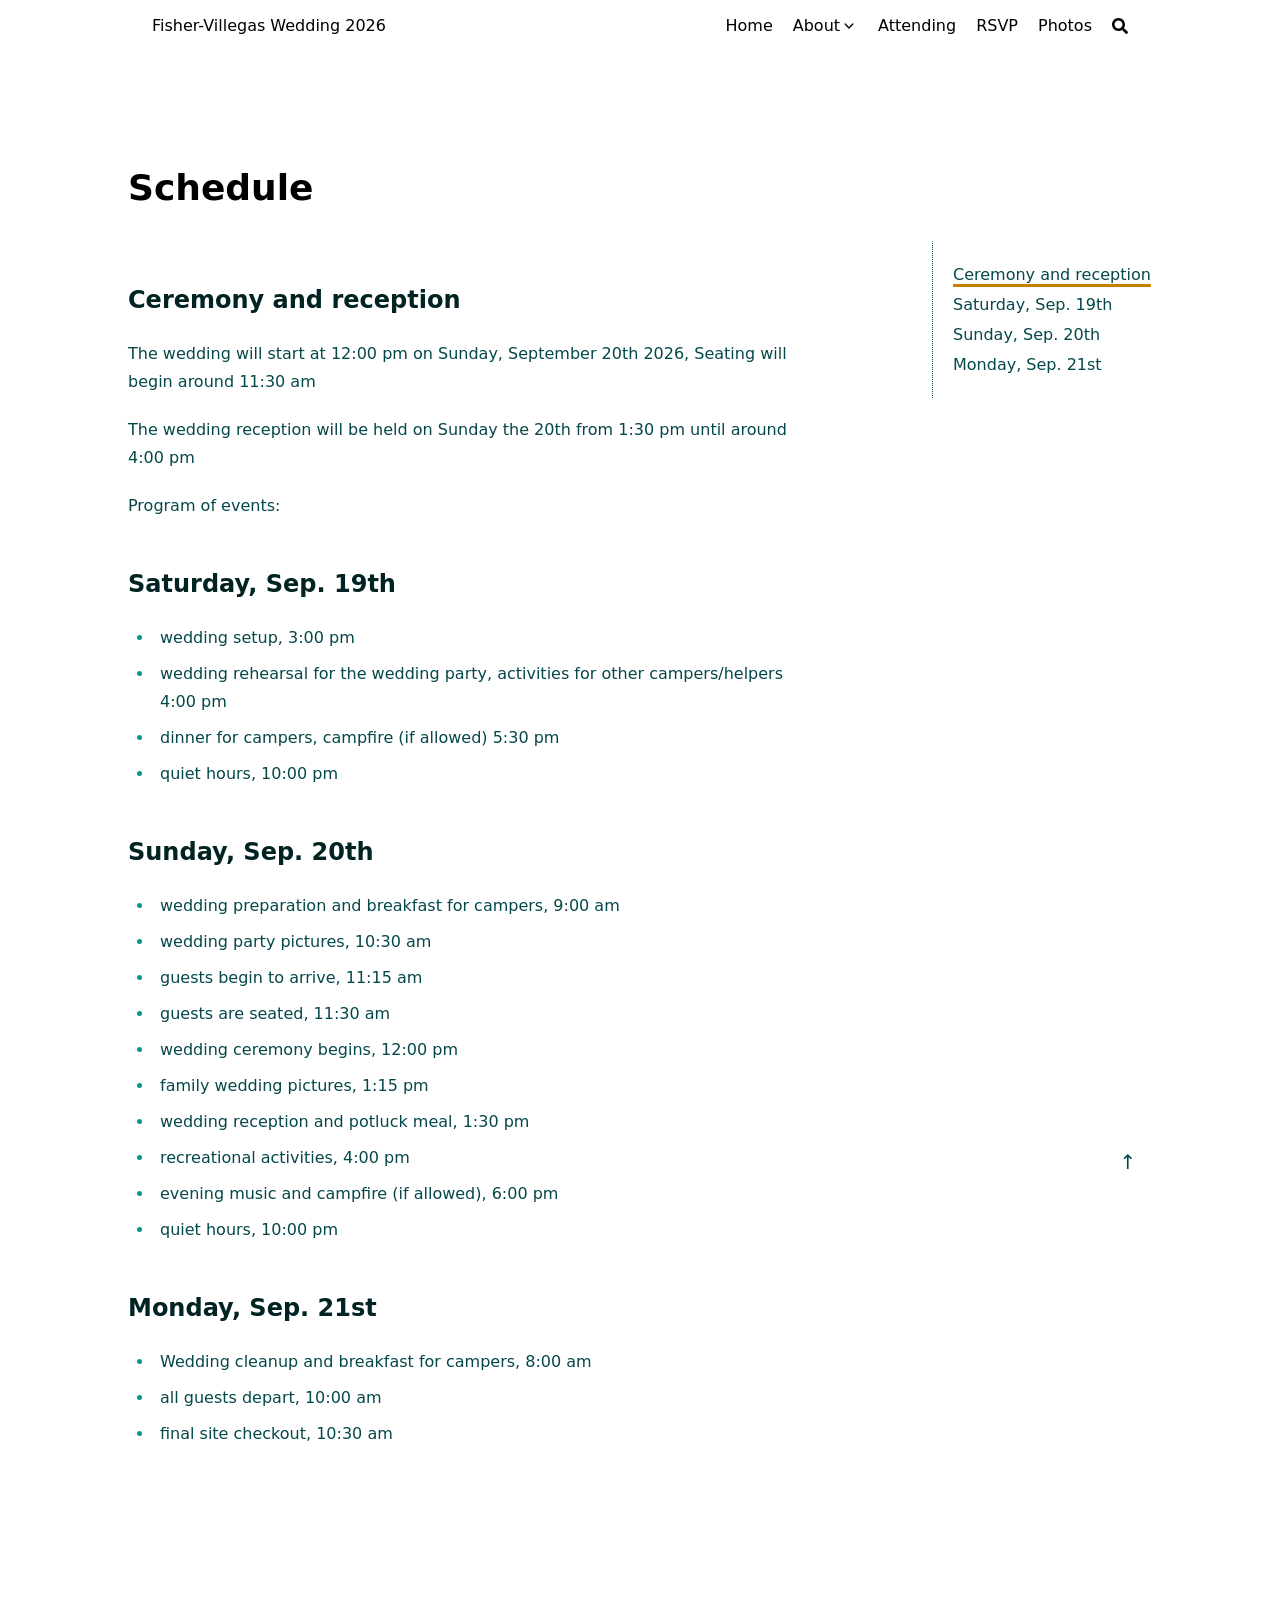
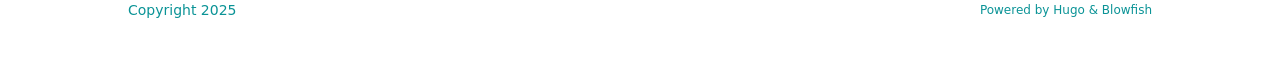
<file: home/about/schedule/index.html>
<!doctype html>
<html
  lang="en"
  dir="ltr"
  class="scroll-smooth"
  data-default-appearance="light"
  data-auto-appearance="true"><head>
  <meta charset="utf-8">
  
    <meta http-equiv="content-language" content="en">
  
  <meta name="viewport" content="width=device-width, initial-scale=1.0">
  <meta http-equiv="X-UA-Compatible" content="ie=edge">
  <meta name="theme-color">

  
  <title>Schedule &middot; Fisher-Villegas Wedding 2026</title>
    <meta name="title" content="Schedule &middot; Fisher-Villegas Wedding 2026">

  
  <meta name="description" content="My awesome website">
  
  
  
  <link rel="canonical" href="/home/about/schedule/">
  
  
  
  
  
  
  
  
  
  
    
    
  
  
  <link
    type="text/css"
    rel="stylesheet"
    href="/css/main.bundle.min.0aa66857f04d6227991f8569ee3f696c177a013dd3d6143012922731d3c39399de2d27cdfc6acd08d117e744866d55031b97e3de1606413230615f7bd757d579.css"
    integrity="sha512-CqZoV/BNYieZH4Vp7j9pbBd6AT3T1hQwEpInMdPDk5neLSfN/GrNCNEX50SGbVUDG5fj3hYGQTIwYV9711fVeQ==">

  
  
  <script
    type="text/javascript"
    src="/js/appearance.min.516a16745bea5a9bd011138d254cc0fd3973cd55ce6e15f3dec763e7c7c2c7448f8fe7b54cca811cb821b0c7e12cd161caace1dd794ac3d34d40937cbcc9ee12.js"
    integrity="sha512-UWoWdFvqWpvQERONJUzA/TlzzVXObhXz3sdj58fCx0SPj&#43;e1TMqBHLghsMfhLNFhyqzh3XlKw9NNQJN8vMnuEg=="></script>
  
  
    
    
    
  
  
  
  
  
  
  
  
  
  
    
    <script
      defer
      type="text/javascript"
      id="script-bundle"
      src="/js/main.bundle.min.a187118b41a60744310065c567365de85730c8495301d0ebae41810cc6f7a47432b1de7d4f3b11338959f1ac50c266be6b4b73acf6bf770016eb59b602cc1aa0.js"
      integrity="sha512-oYcRi0GmB0QxAGXFZzZd6FcwyElTAdDrrkGBDMb3pHQysd59TzsRM4lZ8axQwma&#43;a0tzrPa/dwAW61m2AswaoA=="
      data-copy="Copy"
      data-copied="Copied"></script>
  
  
    
    <script src="/lib/zoom/zoom.min.umd.a527109b68c082a70f3697716dd72a9d5aa8b545cf800cecbbc7399f2ca6f6e0ce3e431f2062b48bbfa47c9ea42822714060bef309be073f49b9c0e30d318d7b.js" integrity="sha512-pScQm2jAgqcPNpdxbdcqnVqotUXPgAzsu8c5nyym9uDOPkMfIGK0i7&#43;kfJ6kKCJxQGC&#43;8wm&#43;Bz9JucDjDTGNew=="></script>
  

  
  
    <link rel="apple-touch-icon" sizes="180x180" href="/apple-touch-icon.png">
    <link rel="icon" type="image/png" sizes="32x32" href="/favicon-32x32.png">
    <link rel="icon" type="image/png" sizes="16x16" href="/favicon-16x16.png">
    <link rel="manifest" href="/site.webmanifest">
  

  
  
  
  
  
  

  
  <meta property="og:url" content="/home/about/schedule/">
  <meta property="og:site_name" content="Fisher-Villegas Wedding 2026">
  <meta property="og:title" content="Schedule">
  <meta property="og:description" content="My awesome website">
  <meta property="og:locale" content="en">
  <meta property="og:type" content="article">
    <meta property="article:section" content="home">

  
  <meta name="twitter:card" content="summary">
  <meta name="twitter:title" content="Schedule">
  <meta name="twitter:description" content="My awesome website">

  <script type="application/ld+json">
  [{
    "@context": "https://schema.org",
    "@type": "Article",
    "articleSection": "homepage",
    "name": "Schedule",
    "headline": "Schedule",
    
    
    "inLanguage": "en",
    "url" : "\/home\/about\/schedule\/",
    "author" : {
      "@type": "Person",
      "name": "Jonathan Fisher and Natanya Villegas Wedding 2026"
    },
    
    
    
    
    
    
    
    
    "mainEntityOfPage": "true",
    "wordCount": "153"
  }]
  </script>



  
  
    <meta name="author" content="Jonathan Fisher and Natanya Villegas Wedding 2026">
  
  
    
      
        
      
    
  

  
  

<script src="/lib/jquery/jquery.slim.min.b0dca576e87d7eaa5850ae4e61759c065786cdb6489d68fcc82240539eebd5da522bdb4fda085ffd245808c8fe2acb2516408eb774ef26b5f6015fc6737c0ea8.js" integrity="sha512-sNylduh9fqpYUK5OYXWcBleGzbZInWj8yCJAU57r1dpSK9tP2ghf/SRYCMj&#43;KsslFkCOt3TvJrX2AV/Gc3wOqA=="></script>























  
  





  
  

  
  

  
  

  
  
</head>
<body
    class="flex flex-col h-screen px-6 m-auto text-lg leading-7 max-w-7xl bg-neutral text-neutral-900 dark:bg-neutral-800 dark:text-neutral sm:px-14 md:px-24 lg:px-32 scrollbar-thin scrollbar-track-neutral-200 scrollbar-thumb-neutral-400 dark:scrollbar-track-neutral-800 dark:scrollbar-thumb-neutral-600">
    <div id="the-top" class="absolute flex self-center">
      <a
        class="px-3 py-1 text-sm -translate-y-8 rounded-b-lg bg-primary-200 focus:translate-y-0 dark:bg-neutral-600"
        href="#main-content">
        <span class="font-bold text-primary-600 ltr:pr-2 rtl:pl-2 dark:text-primary-400">&darr;</span>
        Skip to main content
      </a>
    </div>
    
    
      <div class="min-h-[148px]"></div>
<div class="fixed inset-x-0 pl-[24px] pr-[24px] z-100">
  <div
    id="menu-blur"
    class="absolute opacity-0 inset-x-0 top-0 h-full single_hero_background nozoom bg-neutral dark:bg-neutral-800"></div>
  <div class="relative max-w-[64rem] ml-auto mr-auto">
    













<div
  class="main-menu flex items-center justify-between px-4 py-6 sm:px-6 md:justify-start gap-x-3 pt-[2px] pr-0 pb-[3px] pl-0">
  
  
    
    

  <div class="flex flex-1 items-center justify-between">
    <nav class="flex space-x-3">
      
        <a href="/" class="text-base font-medium text-gray-500 hover:text-gray-900">
          Fisher-Villegas Wedding 2026
        </a>
      
    </nav>
    
  <nav class="hidden md:flex items-center gap-x-5 md:ml-12 h-12">
    
      
        
  <a
  href="/"
  
  class="flex items-center text-gray-500 hover:text-primary-600 dark:hover:text-primary-400">
  
  <p class="text-base font-medium" title="homepage">
    Home
  </p>
</a>



      
        
  <div>
  <div class="cursor-pointer flex items-center nested-menu">
    
    <a
      
      class="text-base font-medium text-gray-500 hover:text-primary-600 dark:hover:text-primary-400"
      title="">
      <p>
        About
      </p>
    </a>
    <span>
      <span class="relative block icon"><svg
  xmlns="http://www.w3.org/2000/svg"
  viewBox="0 0 20 20"
  fill="currentColor"
  aria-hidden="true"
>
  <path
    fill-rule="evenodd"
    d="M5.23 7.21a.75.75 0 011.06.02L10 11.168l3.71-3.938a.75.75 0 111.08 1.04l-4.25 4.5a.75.75 0 01-1.08 0l-4.25-4.5a.75.75 0 01.02-1.06z"
    clip-rule="evenodd"
  />
</svg>
</span>
    </span>
  </div>
  <div class="absolute menuhide">
    <div class="pt-2 p-5 mt-2 rounded-xl backdrop-blur shadow-2xl">
      <div class="flex flex-col space-y-3">
        
          <a
            href="/home/about/couple/"
            
            class="flex items-center text-gray-500 hover:text-primary-600 dark:hover:text-primary-400">
            
            <p class="text-sm font-sm" title="About">
              About the couple
            </p>
          </a>
        
          <a
            href="/home/about/location/"
            
            class="flex items-center text-gray-500 hover:text-primary-600 dark:hover:text-primary-400">
            
            <p class="text-sm font-sm" title="Location">
              Location
            </p>
          </a>
        
          <a
            href="/home/about/accom/"
            
            class="flex items-center text-gray-500 hover:text-primary-600 dark:hover:text-primary-400">
            
            <p class="text-sm font-sm" title="Accommodations">
              Accommodations
            </p>
          </a>
        
          <a
            href="/home/about/schedule/"
            
            class="flex items-center text-gray-500 hover:text-primary-600 dark:hover:text-primary-400">
            
            <p class="text-sm font-sm" title="Schedule">
              Schedule
            </p>
          </a>
        
          <a
            href="/home/about/gifts/"
            
            class="flex items-center text-gray-500 hover:text-primary-600 dark:hover:text-primary-400">
            
            <p class="text-sm font-sm" title="Gifts">
              Gifts
            </p>
          </a>
        
      </div>
    </div>
  </div>
</div>



      
        
  <a
  href="/home/attending/"
  
  class="flex items-center text-gray-500 hover:text-primary-600 dark:hover:text-primary-400">
  
  <p class="text-base font-medium" title="Attending">
    Attending
  </p>
</a>



      
        
  <a
  href="/home/rsvp/"
  
  class="flex items-center text-gray-500 hover:text-primary-600 dark:hover:text-primary-400">
  
  <p class="text-base font-medium" title="RSVP">
    RSVP
  </p>
</a>



      
        
  <a
  href="/home/photos/"
  
  class="flex items-center text-gray-500 hover:text-primary-600 dark:hover:text-primary-400">
  
  <p class="text-base font-medium" title="Photos">
    Photos
  </p>
</a>



      
    

    

    

    
      <button
        id="search-button"
        aria-label="Search"
        class="text-base hover:text-primary-600 dark:hover:text-primary-400"
        title="Search (/)">
        <span class="relative block icon"><svg aria-hidden="true" focusable="false" data-prefix="fas" data-icon="search" class="svg-inline--fa fa-search fa-w-16" role="img" xmlns="http://www.w3.org/2000/svg" viewBox="0 0 512 512"><path fill="currentColor" d="M505 442.7L405.3 343c-4.5-4.5-10.6-7-17-7H372c27.6-35.3 44-79.7 44-128C416 93.1 322.9 0 208 0S0 93.1 0 208s93.1 208 208 208c48.3 0 92.7-16.4 128-44v16.3c0 6.4 2.5 12.5 7 17l99.7 99.7c9.4 9.4 24.6 9.4 33.9 0l28.3-28.3c9.4-9.4 9.4-24.6.1-34zM208 336c-70.7 0-128-57.2-128-128 0-70.7 57.2-128 128-128 70.7 0 128 57.2 128 128 0 70.7-57.2 128-128 128z"/></svg>
</span>
      </button>
    

    
  </nav>

    
  <div class="flex md:hidden items-center gap-x-5 md:ml-12 h-12">
    <span></span>

    

    

    
      <button
        id="search-button-mobile"
        aria-label="Search"
        class="text-base hover:text-primary-600 dark:hover:text-primary-400"
        title="Search (/)">
        <span class="relative block icon"><svg aria-hidden="true" focusable="false" data-prefix="fas" data-icon="search" class="svg-inline--fa fa-search fa-w-16" role="img" xmlns="http://www.w3.org/2000/svg" viewBox="0 0 512 512"><path fill="currentColor" d="M505 442.7L405.3 343c-4.5-4.5-10.6-7-17-7H372c27.6-35.3 44-79.7 44-128C416 93.1 322.9 0 208 0S0 93.1 0 208s93.1 208 208 208c48.3 0 92.7-16.4 128-44v16.3c0 6.4 2.5 12.5 7 17l99.7 99.7c9.4 9.4 24.6 9.4 33.9 0l28.3-28.3c9.4-9.4 9.4-24.6.1-34zM208 336c-70.7 0-128-57.2-128-128 0-70.7 57.2-128 128-128 70.7 0 128 57.2 128 128 0 70.7-57.2 128-128 128z"/></svg>
</span>
      </button>
    

    
  </div>

  </div>
  
  <div class="-my-2 md:hidden">
    <div id="menu-button" class="block">
      
        <div class="cursor-pointer hover:text-primary-600 dark:hover:text-primary-400">
          <span class="relative block icon"><svg xmlns="http://www.w3.org/2000/svg" viewBox="0 0 448 512"><path fill="currentColor" d="M0 96C0 78.33 14.33 64 32 64H416C433.7 64 448 78.33 448 96C448 113.7 433.7 128 416 128H32C14.33 128 0 113.7 0 96zM0 256C0 238.3 14.33 224 32 224H416C433.7 224 448 238.3 448 256C448 273.7 433.7 288 416 288H32C14.33 288 0 273.7 0 256zM416 448H32C14.33 448 0 433.7 0 416C0 398.3 14.33 384 32 384H416C433.7 384 448 398.3 448 416C448 433.7 433.7 448 416 448z"/></svg>
</span>
        </div>
        <div
          id="menu-wrapper"
          class="fixed inset-0 z-30 invisible w-screen h-screen m-0 overflow-auto transition-opacity opacity-0 cursor-default bg-neutral-100/50 backdrop-blur-sm dark:bg-neutral-900/50 pt-[5px]">
          <ul
            class="flex space-y-2 mt-3 flex-col items-end w-full px-6 py-6 mx-auto overflow-visible list-none ltr:text-right rtl:text-left max-w-7xl">
            <li id="menu-close-button">
              <span
                class="cursor-pointer inline-block align-text-bottom hover:text-primary-600 dark:hover:text-primary-400">
                <span class="relative block icon"><svg xmlns="http://www.w3.org/2000/svg" viewBox="0 0 320 512"><path fill="currentColor" d="M310.6 361.4c12.5 12.5 12.5 32.75 0 45.25C304.4 412.9 296.2 416 288 416s-16.38-3.125-22.62-9.375L160 301.3L54.63 406.6C48.38 412.9 40.19 416 32 416S15.63 412.9 9.375 406.6c-12.5-12.5-12.5-32.75 0-45.25l105.4-105.4L9.375 150.6c-12.5-12.5-12.5-32.75 0-45.25s32.75-12.5 45.25 0L160 210.8l105.4-105.4c12.5-12.5 32.75-12.5 45.25 0s12.5 32.75 0 45.25l-105.4 105.4L310.6 361.4z"/></svg>
</span>
              </span>
            </li>

            
              
  <li class="mt-1">
  <a
    href="/"
    
    class="flex items-center text-gray-500 hover:text-primary-600 dark:hover:text-primary-400">
    
    <p class="text-bg font-bg" title="homepage">
      Home
    </p>
  </a>
</li>



            
              
  <li class="mt-1">
  <a
    href=""
    class="flex items-center text-gray-500 hover:text-primary-600 dark:hover:text-primary-400">
    
    <p class="text-bg font-bg" title="">
      About
    </p>
    <span>
      <span class="relative block icon"><svg
  xmlns="http://www.w3.org/2000/svg"
  viewBox="0 0 20 20"
  fill="currentColor"
  aria-hidden="true"
>
  <path
    fill-rule="evenodd"
    d="M5.23 7.21a.75.75 0 011.06.02L10 11.168l3.71-3.938a.75.75 0 111.08 1.04l-4.25 4.5a.75.75 0 01-1.08 0l-4.25-4.5a.75.75 0 01.02-1.06z"
    clip-rule="evenodd"
  />
</svg>
</span>
    </span>
  </a>
</li>

  <li class="mt-1">
    <a
      href="/home/about/couple/"
      
      class="flex items-center text-gray-500 hover:text-primary-600 dark:hover:text-primary-400">
      
      <p class="text-sm font-small" title="About">
        About the couple
      </p>
    </a>
  </li>

  <li class="mt-1">
    <a
      href="/home/about/location/"
      
      class="flex items-center text-gray-500 hover:text-primary-600 dark:hover:text-primary-400">
      
      <p class="text-sm font-small" title="Location">
        Location
      </p>
    </a>
  </li>

  <li class="mt-1">
    <a
      href="/home/about/accom/"
      
      class="flex items-center text-gray-500 hover:text-primary-600 dark:hover:text-primary-400">
      
      <p class="text-sm font-small" title="Accommodations">
        Accommodations
      </p>
    </a>
  </li>

  <li class="mt-1">
    <a
      href="/home/about/schedule/"
      
      class="flex items-center text-gray-500 hover:text-primary-600 dark:hover:text-primary-400">
      
      <p class="text-sm font-small" title="Schedule">
        Schedule
      </p>
    </a>
  </li>

  <li class="mt-1">
    <a
      href="/home/about/gifts/"
      
      class="flex items-center text-gray-500 hover:text-primary-600 dark:hover:text-primary-400">
      
      <p class="text-sm font-small" title="Gifts">
        Gifts
      </p>
    </a>
  </li>

<li class="mb-2"></li>



            
              
  <li class="mt-1">
  <a
    href="/home/attending/"
    
    class="flex items-center text-gray-500 hover:text-primary-600 dark:hover:text-primary-400">
    
    <p class="text-bg font-bg" title="Attending">
      Attending
    </p>
  </a>
</li>



            
              
  <li class="mt-1">
  <a
    href="/home/rsvp/"
    
    class="flex items-center text-gray-500 hover:text-primary-600 dark:hover:text-primary-400">
    
    <p class="text-bg font-bg" title="RSVP">
      RSVP
    </p>
  </a>
</li>



            
              
  <li class="mt-1">
  <a
    href="/home/photos/"
    
    class="flex items-center text-gray-500 hover:text-primary-600 dark:hover:text-primary-400">
    
    <p class="text-bg font-bg" title="Photos">
      Photos
    </p>
  </a>
</li>



            

          </ul>
          
        </div>
      
    </div>
  </div>

</div>




  <script>
    (function () {
      var $mainmenu = $(".main-menu");
      var path = window.location.pathname;
      $mainmenu.find('a[href="' + path + '"]').each(function (i, e) {
        $(e).children("p").addClass("active");
      });
    })();
  </script>


  </div>
</div>


<script
  type="text/javascript"
  src="/js/background-blur.min.0ad33cb9c066f652728b2cc09c9ceaf32645544f48e8b6b38f120d86f433ed997da275a49e6151fe0176430c45376812708d84727f3f969101fb44a4345b3f34.js"
  integrity="sha512-CtM8ucBm9lJyiyzAnJzq8yZFVE9I6LazjxINhvQz7Zl9onWknmFR/gF2QwxFN2gScI2Ecn8/lpEB&#43;0SkNFs/NA=="
  data-target-id="menu-blur"></script>

    
    <div class="relative flex flex-col grow">
      <main id="main-content" class="grow">
        
  
  <article>
    
    

    
    <header id="single_header" class="mt-5 max-w-prose">
      
      <h1 class="mt-0 text-4xl font-extrabold text-neutral-900 dark:text-neutral">
        Schedule
      </h1>
      <div class="mt-1 mb-6 text-base text-neutral-500 dark:text-neutral-400 print:hidden">
        





  
  



  

  
  
  

  
  
    
  

  

  

  

  

  

  

  

  

  


  <div class="flex flex-row flex-wrap items-center">
    
    

    
    
  </div>

  

  
  

  
  



      </div>
      
        
  
  
  
  
  
  

  

  

  

  

      
    </header>

    
    <section class="flex flex-col max-w-full mt-0 prose dark:prose-invert lg:flex-row">
      
      
      
      
      
        <div class="order-first lg:ml-auto px-0 lg:order-last ltr:lg:pl-8 rtl:lg:pr-8">
          <div class="toc ltr:pl-5 rtl:pr-5 print:hidden lg:sticky lg:top-[140px]">
            
              <details
  open
  id="TOCView"
  class="toc-right mt-0 overflow-y-auto overscroll-contain scrollbar-thin scrollbar-track-neutral-200 scrollbar-thumb-neutral-400 dark:scrollbar-track-neutral-800 dark:scrollbar-thumb-neutral-600 rounded-lg ltr:-ml-5 ltr:pl-5 rtl:-mr-5 rtl:pr-5 hidden lg:block">
  <summary
    class="block py-1 text-lg font-semibold cursor-pointer bg-neutral-100 text-neutral-800 ltr:-ml-5 ltr:pl-5 rtl:-mr-5 rtl:pr-5 dark:bg-neutral-700 dark:text-neutral-100 lg:hidden">
    Table of Contents
  </summary>
  <div
    class="min-w-[220px] py-2 border-dotted ltr:-ml-5 ltr:border-l ltr:pl-5 rtl:-mr-5 rtl:border-r rtl:pr-5 dark:border-neutral-600">
    <nav id="TableOfContents">
  <ul>
    <li><a href="#ceremony-and-reception">Ceremony and reception</a></li>
    <li><a href="#saturday-sep-19th">Saturday, Sep. 19th</a></li>
    <li><a href="#sunday-sep-20th">Sunday, Sep. 20th</a></li>
    <li><a href="#monday-sep-21st">Monday, Sep. 21st</a></li>
  </ul>
</nav>
  </div>
</details>
<details class="toc-inside mt-0 overflow-hidden rounded-lg ltr:-ml-5 ltr:pl-5 rtl:-mr-5 rtl:pr-5 lg:hidden">
  <summary
    class="py-1 text-lg font-semibold cursor-pointer bg-neutral-100 text-neutral-800 ltr:-ml-5 ltr:pl-5 rtl:-mr-5 rtl:pr-5 dark:bg-neutral-700 dark:text-neutral-100 lg:hidden">
    Table of Contents
  </summary>
  <div
    class="py-2 border-dotted border-neutral-300 ltr:-ml-5 ltr:border-l ltr:pl-5 rtl:-mr-5 rtl:border-r rtl:pr-5 dark:border-neutral-600">
    <nav id="TableOfContents">
  <ul>
    <li><a href="#ceremony-and-reception">Ceremony and reception</a></li>
    <li><a href="#saturday-sep-19th">Saturday, Sep. 19th</a></li>
    <li><a href="#sunday-sep-20th">Sunday, Sep. 20th</a></li>
    <li><a href="#monday-sep-21st">Monday, Sep. 21st</a></li>
  </ul>
</nav>
  </div>
</details>


<script>
  (function () {
    'use strict'

    const SCROLL_OFFSET_RATIO = 0.33
    const TOC_SELECTOR = '#TableOfContents'
    const ANCHOR_SELECTOR = '.anchor'
    const TOC_LINK_SELECTOR = 'a[href^="#"]'
    const NESTED_LIST_SELECTOR = 'li ul'
    const ACTIVE_CLASS = 'active'

    function getActiveAnchorId(anchors, offsetRatio) {
      const threshold = window.scrollY + window.innerHeight * offsetRatio
      const tocLinks = [...document.querySelectorAll('#TableOfContents a[href^="#"]')]
      const tocIds = new Set(tocLinks.map(link => link.getAttribute('href').substring(1)))

      for (let i = anchors.length - 1; i >= 0; i--) {
        const top = anchors[i].getBoundingClientRect().top + window.scrollY
        if (top <= threshold && tocIds.has(anchors[i].id)) {
          return anchors[i].id
        }
      }
      return anchors.find(anchor => tocIds.has(anchor.id))?.id || ''
    }

    function updateTOC({ toc, anchors, links, scrollOffset, collapseInactive }) {
      const activeId = getActiveAnchorId(anchors, scrollOffset)
      if (!activeId) return

      links.forEach(link => {
        const isActive = link.getAttribute('href') === `#${activeId}`
        link.classList.toggle(ACTIVE_CLASS, isActive)

        if (collapseInactive) {
          const ul = link.closest('li')?.querySelector('ul')
          if (ul) ul.style.display = isActive ? '' : 'none'
        }
      })

      if (collapseInactive) {
        const activeLink = toc.querySelector(`a[href="#${CSS.escape(activeId)}"]`)
        let el = activeLink
        while (el && el !== toc) {
          if (el.tagName === 'UL') el.style.display = ''
          if (el.tagName === 'LI') el.querySelector('ul')?.style.setProperty('display', '')
          el = el.parentElement
        }
      }
    }

    function initTOC() {
      const toc = document.querySelector(TOC_SELECTOR)
      if (!toc) return

      const collapseInactive = false
      const anchors = [...document.querySelectorAll(ANCHOR_SELECTOR)]
      const links = [...toc.querySelectorAll(TOC_LINK_SELECTOR)]

      if (collapseInactive) {
        toc.querySelectorAll(NESTED_LIST_SELECTOR).forEach(ul => ul.style.display = 'none')
      }

      const config = {
        toc,
        anchors,
        links,
        scrollOffset: SCROLL_OFFSET_RATIO,
        collapseInactive
      }

      window.addEventListener('scroll', () => updateTOC(config), { passive: true })
      window.addEventListener('hashchange', () => updateTOC(config), { passive: true })

      updateTOC(config)
    }

    document.readyState === 'loading'
      ? document.addEventListener('DOMContentLoaded', initTOC)
      : initTOC()
  })()
</script>


            
            
          </div>
        </div>
      


      <div class="min-w-0 min-h-0 max-w-fit">
        

        <div class="article-content max-w-prose mb-20">
          
<h2 class="relative group">Ceremony and reception 
    <div id="ceremony-and-reception" class="anchor"></div>
    
</h2>
<p>The wedding will start at 12:00 pm on Sunday, September 20th 2026, Seating will begin around 11:30 am</p>
<p>The wedding reception will be held on Sunday the 20th from 1:30 pm until around 4:00 pm</p>
<p>Program of events:</p>

<h2 class="relative group">Saturday, Sep. 19th 
    <div id="saturday-sep-19th" class="anchor"></div>
    
</h2>
<ul>
<li>wedding setup, 3:00 pm</li>
<li>wedding rehearsal for the wedding party, activities for other campers/helpers 4:00 pm</li>
<li>dinner for campers, campfire (if allowed) 5:30 pm</li>
<li>quiet hours, 10:00 pm</li>
</ul>

<h2 class="relative group">Sunday, Sep. 20th 
    <div id="sunday-sep-20th" class="anchor"></div>
    
</h2>
<ul>
<li>wedding preparation and breakfast for campers, 9:00 am</li>
<li>wedding party pictures, 10:30 am</li>
<li>guests begin to arrive, 11:15 am</li>
<li>guests are seated, 11:30 am</li>
<li>wedding ceremony begins, 12:00 pm</li>
<li>family wedding pictures, 1:15 pm</li>
<li>wedding reception and potluck meal, 1:30 pm</li>
<li>recreational activities, 4:00 pm</li>
<li>evening music and campfire (if allowed), 6:00 pm</li>
<li>quiet hours, 10:00 pm</li>
</ul>

<h2 class="relative group">Monday, Sep. 21st 
    <div id="monday-sep-21st" class="anchor"></div>
    
</h2>
<ul>
<li>Wedding cleanup and breakfast for campers, 8:00 am</li>
<li>all guests depart, 10:00 am</li>
<li>final site checkout, 10:30 am</li>
</ul>

          
          
          
        </div>
        
        

        

        

      </div>

      
      
        
        
          
          
        
        
        
        <script
          type="text/javascript"
          src="/js/page.min.54b6f4371722649edbe871e431d8670d670878c22be8f36e229fe53cc9b786fe25a834def5e6de621f7a3e37b72bc8cd73839aa5ed907ed6cbd45cd3e1b0fa20.js"
          integrity="sha512-VLb0NxciZJ7b6HHkMdhnDWcIeMIr6PNuIp/lPMm3hv4lqDTe9ebeYh96Pje3K8jNc4Oape2QftbL1FzT4bD6IA=="
          data-oid="views_home/About/schedule.md"
          data-oid-likes="likes_home/About/schedule.md"></script>
      
    </section>

    
    <footer class="pt-8 max-w-prose print:hidden">
      

      
    </footer>
  </article>

        <div id="top-scroller" class="pointer-events-none absolute top-[110vh] bottom-0 w-12 ltr:right-0 rtl:left-0 z-10">
  <a
    href="#the-top"
    class="pointer-events-auto sticky top-[calc(100vh-5.5rem)] flex h-12 w-12 mb-16 items-center justify-center rounded-full bg-neutral/50 text-xl text-neutral-700 hover:text-primary-600 dark:bg-neutral-800/50 dark:text-neutral dark:hover:text-primary-400"
    aria-label="Scroll to top"
    title="Scroll to top">
    &uarr;
  </a>
</div>

      </main><footer id="site-footer" class="py-10 print:hidden">
  
  
  <div class="flex items-center justify-between">
    
    
      <p class="text-sm text-neutral-500 dark:text-neutral-400">
          Copyright 2025
      </p>
    

    
    
      <p class="text-xs text-neutral-500 dark:text-neutral-400">
        
        
        Powered by <a class="hover:underline hover:decoration-primary-400 hover:text-primary-500"
          href="https://gohugo.io/" target="_blank" rel="noopener noreferrer">Hugo</a> &amp; <a class="hover:underline hover:decoration-primary-400 hover:text-primary-500"
          href="https://blowfish.page/" target="_blank" rel="noopener noreferrer">Blowfish</a>
      </p>
    
  </div>
  
    <script>
      mediumZoom(document.querySelectorAll("img:not(.nozoom)"), {
        margin: 24,
        background: "rgba(0,0,0,0.5)",
        scrollOffset: 0,
      });
    </script>
  
  
  
  <script
    type="text/javascript"
    src="/js/process.min.ee03488f19c93c2efb199e2e3014ea5f3cb2ce7d45154adb3399a158cac27ca52831db249ede5bb602700ef87eb02434139de0858af1818ab0fb4182472204a4.js"
    integrity="sha512-7gNIjxnJPC77GZ4uMBTqXzyyzn1FFUrbM5mhWMrCfKUoMdsknt5btgJwDvh&#43;sCQ0E53ghYrxgYqw&#43;0GCRyIEpA=="></script>
  
  
</footer>
<div
  id="search-wrapper"
  class="invisible fixed inset-0 flex h-screen w-screen cursor-default flex-col bg-neutral-500/50 p-4 backdrop-blur-sm dark:bg-neutral-900/50 sm:p-6 md:p-[10vh] lg:p-[12vh] z-500"
  data-url="/">
  <div
    id="search-modal"
    class="flex flex-col w-full max-w-3xl min-h-0 mx-auto border rounded-md shadow-lg top-20 border-neutral-200 bg-neutral dark:border-neutral-700 dark:bg-neutral-800">
    <header class="relative z-10 flex items-center justify-between flex-none px-2">
      <form class="flex items-center flex-auto min-w-0">
        <div class="flex items-center justify-center w-8 h-8 text-neutral-400">
          <span class="relative block icon"><svg aria-hidden="true" focusable="false" data-prefix="fas" data-icon="search" class="svg-inline--fa fa-search fa-w-16" role="img" xmlns="http://www.w3.org/2000/svg" viewBox="0 0 512 512"><path fill="currentColor" d="M505 442.7L405.3 343c-4.5-4.5-10.6-7-17-7H372c27.6-35.3 44-79.7 44-128C416 93.1 322.9 0 208 0S0 93.1 0 208s93.1 208 208 208c48.3 0 92.7-16.4 128-44v16.3c0 6.4 2.5 12.5 7 17l99.7 99.7c9.4 9.4 24.6 9.4 33.9 0l28.3-28.3c9.4-9.4 9.4-24.6.1-34zM208 336c-70.7 0-128-57.2-128-128 0-70.7 57.2-128 128-128 70.7 0 128 57.2 128 128 0 70.7-57.2 128-128 128z"/></svg>
</span>
        </div>
        <input
          type="search"
          id="search-query"
          class="flex flex-auto h-12 mx-1 bg-transparent appearance-none focus:outline-dotted focus:outline-2 focus:outline-transparent"
          placeholder="Search"
          tabindex="0">
      </form>
      <button
        id="close-search-button"
        class="flex items-center justify-center w-8 h-8 text-neutral-700 hover:text-primary-600 dark:text-neutral dark:hover:text-primary-400"
        title="Close (Esc)">
        <span class="relative block icon"><svg xmlns="http://www.w3.org/2000/svg" viewBox="0 0 320 512"><path fill="currentColor" d="M310.6 361.4c12.5 12.5 12.5 32.75 0 45.25C304.4 412.9 296.2 416 288 416s-16.38-3.125-22.62-9.375L160 301.3L54.63 406.6C48.38 412.9 40.19 416 32 416S15.63 412.9 9.375 406.6c-12.5-12.5-12.5-32.75 0-45.25l105.4-105.4L9.375 150.6c-12.5-12.5-12.5-32.75 0-45.25s32.75-12.5 45.25 0L160 210.8l105.4-105.4c12.5-12.5 32.75-12.5 45.25 0s12.5 32.75 0 45.25l-105.4 105.4L310.6 361.4z"/></svg>
</span>
      </button>
    </header>
    <section class="flex-auto px-2 overflow-auto">
      <ul id="search-results">
        
      </ul>
    </section>
  </div>
</div>

    </div>
  </body>
  
</html>
</file>
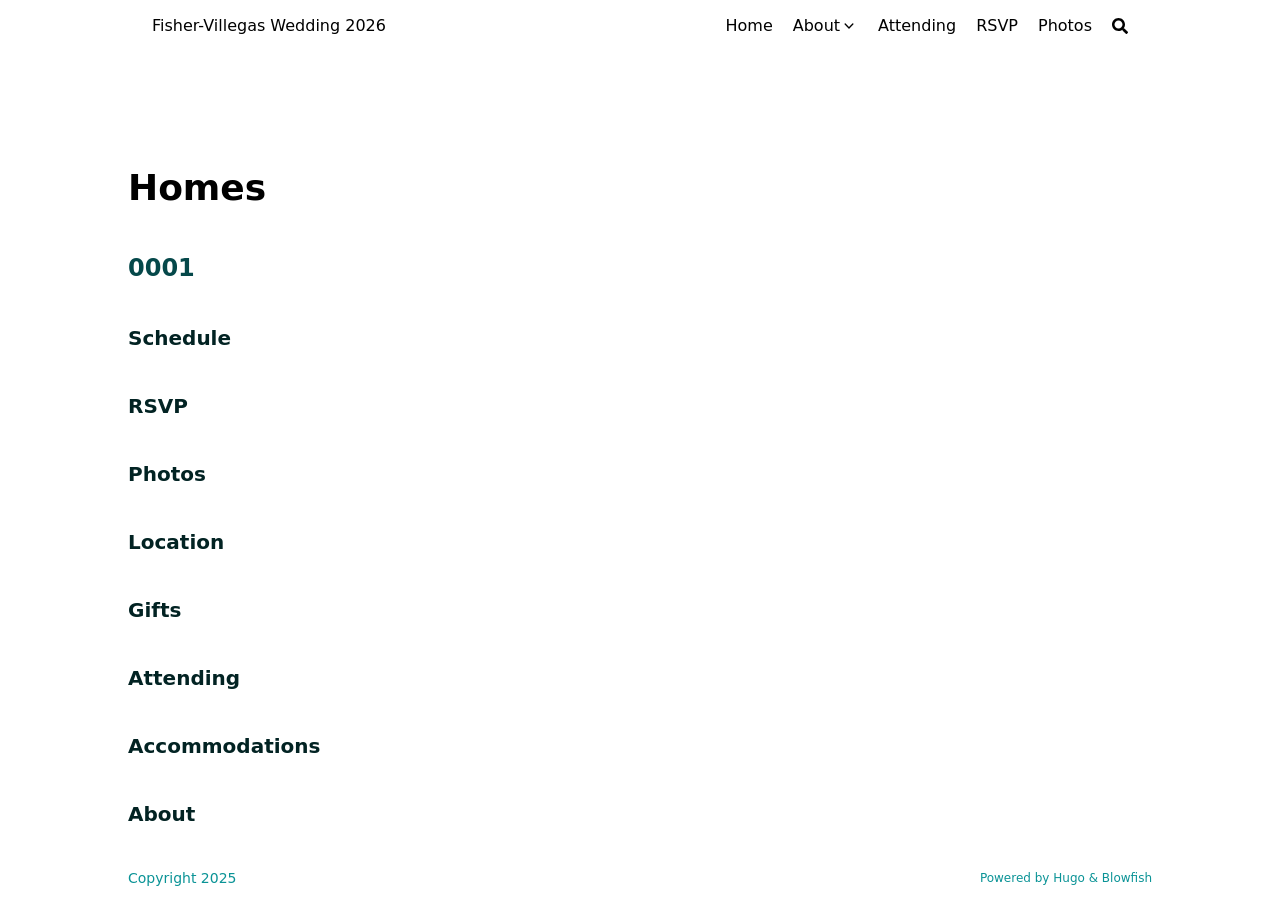
<file: home/page/1/index.html>
<!DOCTYPE html>
<html lang="en">
  <head>
    <title>/home/</title>
    <link rel="canonical" href="/home/">
    <meta name="robots" content="noindex">
    <meta charset="utf-8">
    <meta http-equiv="refresh" content="0; url=/home/">
  </head>
</html>
</file>
<file: css/main.bundle.min.0aa66857f04d6227991f8569ee3f696c177a013dd3d6143012922731d3c39399de2d27cdfc6acd08d117e744866d55031b97e3de1606413230615f7bd757d579.css>
:root{--color-neutral:255, 255, 255;--color-neutral-50:255, 255, 255;--color-neutral-100:214, 251, 252;--color-neutral-200:142, 245, 247;--color-neutral-300:70, 239, 243;--color-neutral-400:15, 217, 222;--color-neutral-500:10, 147, 150;--color-neutral-600:7, 110, 112;--color-neutral-700:5, 72, 74;--color-neutral-800:2, 35, 35;--color-neutral-900:0, 0, 0;--color-primary-50:255, 255, 255;--color-primary-100:255, 255, 255;--color-primary-200:255, 240, 212;--color-primary-300:255, 213, 136;--color-primary-400:255, 187, 59;--color-primary-500:238, 155, 0;--color-primary-600:197, 128, 0;--color-primary-700:156, 102, 0;--color-primary-800:116, 75, 0;--color-primary-900:75, 49, 0;--color-secondary-50:255, 255, 255;--color-secondary-100:255, 246, 241;--color-secondary-200:254, 194, 166;--color-secondary-300:252, 142, 91;--color-secondary-400:251, 91, 15;--color-secondary-500:187, 62, 3;--color-secondary-600:147, 49, 2;--color-secondary-700:107, 35, 2;--color-secondary-800:67, 22, 1;--color-secondary-900:26, 9, 0}/*!tailwindcss v4.1.11 | MIT License | https://tailwindcss.com*//*!Blowfish | MIT License | https://github.com/nunocoracao/blowfish*/@layer properties;#zen-mode-button{cursor:pointer}.zen-mode{position:relative}body.zen-mode-enable{ #bmc-wbtn, .author { display: none !important; }}.prose .chroma{position:static;border-radius:var(--radius-md);background-color:rgba(var(--color-neutral-50),1);color:rgba(var(--color-neutral-700),1);&:is(.dark *) { background-color:rgba(var(--color-neutral-700),1); } &:is(.dark *) { color:rgba(var(--color-neutral-200),1); }}.chroma .lntd,.chroma .lntd pre{margin:calc(var(--spacing) * 0);--tw-border-style:none;border-style:none;padding:calc(var(--spacing) * 0);vertical-align:top}.chroma .lntable{display:block;width:auto;overflow:hidden;padding-inline:calc(var(--spacing) * 4);padding-block:calc(var(--spacing) * 3);font-size:var(--text-base);line-height:var(--tw-leading,var(--text-base--line-height));border-spacing:0}.chroma .hl{margin-inline:calc(var(--spacing) * -4);display:block;width:auto;background-color:rgba(var(--color-primary-100),1);padding-inline:calc(var(--spacing) * 4);&:is(.dark *) { background-color:rgba(var(--color-primary-900),1); }}.chroma .lntd .hl{margin:calc(var(--spacing) * 0);padding:calc(var(--spacing) * 0)}.chroma .lnt,.chroma .ln{margin-right:.4em;padding-inline:.4em;padding-block:calc(var(--spacing) * 0);color:rgba(var(--color-neutral-600),1);&:is(.dark *) { color:rgba(var(--color-neutral-300),1); }}.chroma .k,.chroma .kd,.chroma .kn,.chroma .kp,.chroma .kr,.chroma .nc,.chroma .fm,.chroma .nn,.chroma .vc,.chroma .o{color:rgba(var(--color-primary-600),1);&:is(.dark *) { color:rgba(var(--color-primary-300),1); }}.chroma .kc{--tw-font-weight:var(--font-weight-semibold);font-weight:var(--font-weight-semibold);color:rgba(var(--color-secondary-400),1);&:is(.dark *) { color:rgba(var(--color-secondary-500),1); }}.chroma .kt,.chroma .nv,.chroma .vi,.chroma .vm,.chroma .m,.chroma .mb,.chroma .mf,.chroma .mh,.chroma .mi,.chroma .il,.chroma .mo{color:rgba(var(--color-secondary-400),1);&:is(.dark *) { color:rgba(var(--color-secondary-600),1); }}.chroma .n,.chroma .nd,.chroma .ni,.chroma .nl{color:rgba(var(--color-secondary-900),1);&:is(.dark *) { color:rgba(var(--color-secondary-200),1); }}.chroma .na,.chroma .nb,.chroma .bp,.chroma .nx,.chroma .py,.chroma .nt{color:rgba(var(--color-secondary-800),1);&:is(.dark *) { color:rgba(var(--color-secondary-300),1); }}.chroma .no,.chroma .ne,.chroma .vg{--tw-font-weight:var(--font-weight-semibold);font-weight:var(--font-weight-semibold);color:rgba(var(--color-secondary-400),1);&:is(.dark *) { color:rgba(var(--color-secondary-500),1); }}.chroma .nf{color:rgba(var(--color-secondary-600),1);&:is(.dark *) { color:rgba(var(--color-secondary-500),1); }}.chroma .l,.chroma .ld,.chroma .s,.chroma .sa,.chroma .sb,.chroma .sc,.chroma .dl,.chroma .sd,.chroma .s2,.chroma .sh,.chroma .si,.chroma .sx,.chroma .s1,.chroma .gi,.chroma .go,.chroma .gp{color:rgba(var(--color-primary-800),1);&:is(.dark *) { color:rgba(var(--color-primary-400),1); }}.chroma .se{--tw-font-weight:var(--font-weight-semibold);font-weight:var(--font-weight-semibold);color:rgba(var(--color-secondary-400),1);&:is(.dark *) { color:rgba(var(--color-secondary-500),1); }}.chroma .sr,.chroma .ss{--tw-font-weight:var(--font-weight-semibold);font-weight:var(--font-weight-semibold);color:rgba(var(--color-primary-800),1);&:is(.dark *) { color:rgba(var(--color-primary-400),1); }}.chroma .ow{--tw-font-weight:var(--font-weight-semibold);font-weight:var(--font-weight-semibold);color:rgba(var(--color-primary-400),1);&:is(.dark *) { color:rgba(var(--color-primary-600),1); }}.chroma .c,.chroma .cm,.chroma .c1,.chroma .cs,.chroma .cp,.chroma .cpf{color:rgba(var(--color-neutral-500),1);font-style:italic;&:is(.dark *) { color:rgba(var(--color-neutral-400),1); }}.chroma .ch{--tw-font-weight:var(--font-weight-semibold);font-weight:var(--font-weight-semibold);color:rgba(var(--color-neutral-500),1);font-style:italic;&:is(.dark *) { color:rgba(var(--color-neutral-400),1); }}.chroma .ge{font-style:italic}.chroma .gh{--tw-font-weight:var(--font-weight-semibold);font-weight:var(--font-weight-semibold);color:rgba(var(--color-neutral-500),1)}.chroma .gs{--tw-font-weight:var(--font-weight-semibold);font-weight:var(--font-weight-semibold)}.chroma .gu,.chroma .gt{color:rgba(var(--color-neutral-500),1)}.chroma .gl{text-decoration-line:underline}.a11y-panel-enter-active{animation:slideInFromTop .3s cubic-bezier(.4,0,.2,1)forwards}.a11y-panel-leave-active{animation:slideOutToTop .3s cubic-bezier(.4,0,.2,1)forwards}.ios-toggle{position:relative;width:42px;height:24px;background:#e5e5e5;border-radius:12px;cursor:pointer;transition:background-color .3s ease;pointer-events:auto}.ios-toggle input{position:absolute;top:0;left:0;width:100%;height:100%;opacity:0;cursor:pointer;z-index:1}.ios-toggle::after{content:"";position:absolute;top:2px;left:2px;width:20px;height:20px;background:#fff;border-radius:50%;transition:transform .3s ease,background-color .3s ease;box-shadow:0 1px 3px rgba(0,0,0,.2);z-index:0}.ios-toggle input:checked+.toggle-track::after{transform:translateX(18px)}.ios-toggle input:checked+.toggle-track{background:rgba(var(--color-primary-500),1)}.ios-toggle input:checked~.ios-toggle-ball{transform:translateX(18px)}.ios-toggle.is-checked{background:rgba(var(--color-primary-500),1)}.ios-toggle:has(input:checked){background:rgba(var(--color-primary-500),1)}.ios-toggle:has(input:checked)::after{transform:translateX(18px)}.dark .ios-toggle{background:#404040}.dark .ios-toggle::after{background:#f5f5f5}@layer theme,base,components,utilities;@layer theme{:root,:host{--font-sans:ui-sans-serif, system-ui, sans-serif, "Apple Color Emoji",
      "Segoe UI Emoji", "Segoe UI Symbol", "Noto Color Emoji";--font-mono:ui-monospace, SFMono-Regular, Menlo, Monaco, Consolas, "Liberation Mono",
      "Courier New", monospace;--spacing:0.25rem;--container-xs:20rem;--container-xl:36rem;--container-3xl:48rem;--container-7xl:80rem;--text-xs:0.75rem;--text-xs--line-height:calc(1 / 0.75);--text-sm:0.875rem;--text-sm--line-height:calc(1.25 / 0.875);--text-base:1rem;--text-base--line-height:calc(1.5 / 1);--text-lg:1.125rem;--text-lg--line-height:calc(1.75 / 1.125);--text-xl:1.25rem;--text-xl--line-height:calc(1.75 / 1.25);--text-2xl:1.5rem;--text-2xl--line-height:calc(2 / 1.5);--text-3xl:1.875rem;--text-3xl--line-height:calc(2.25 / 1.875);--text-4xl:2.25rem;--text-4xl--line-height:calc(2.5 / 2.25);--font-weight-light:300;--font-weight-normal:400;--font-weight-medium:500;--font-weight-semibold:600;--font-weight-bold:700;--font-weight-extrabold:800;--tracking-normal:0em;--leading-snug:1.375;--radius-md:0.375rem;--radius-lg:0.5rem;--radius-xl:0.75rem;--radius-2xl:1rem;--ease-in:cubic-bezier(0.4, 0, 1, 1);--ease-out:cubic-bezier(0, 0, 0.2, 1);--ease-in-out:cubic-bezier(0.4, 0, 0.2, 1);--animate-pulse:pulse 2s cubic-bezier(0.4, 0, 0.6, 1) infinite;--blur-sm:8px;--blur-2xl:40px;--default-transition-duration:150ms;--default-transition-timing-function:cubic-bezier(0.4, 0, 0.2, 1);--default-font-family:var(--font-sans);--default-mono-font-family:var(--font-mono)}}@layer base{*,::after,::before,::backdrop,::file-selector-button{box-sizing:border-box;margin:0;padding:0;border:0 solid}html,:host{line-height:1.5;-webkit-text-size-adjust:100%;tab-size:4;font-family:var(--default-font-family,ui-sans-serif,system-ui,sans-serif,"Apple Color Emoji","Segoe UI Emoji","Segoe UI Symbol","Noto Color Emoji");font-feature-settings:var(--default-font-feature-settings,normal);font-variation-settings:var(--default-font-variation-settings,normal);-webkit-tap-highlight-color:transparent}hr{height:0;color:inherit;border-top-width:1px}abbr:where([title]){-webkit-text-decoration:underline dotted;text-decoration:underline dotted}h1,h2,h3,h4,h5,h6{font-size:inherit;font-weight:inherit}a{color:inherit;-webkit-text-decoration:inherit;text-decoration:inherit}b,strong{font-weight:bolder}code,kbd,samp,pre{font-family:var(--default-mono-font-family,ui-monospace,SFMono-Regular,Menlo,Monaco,Consolas,"Liberation Mono","Courier New",monospace);font-feature-settings:var(--default-mono-font-feature-settings,normal);font-variation-settings:var(--default-mono-font-variation-settings,normal);font-size:1em}small{font-size:80%}sub,sup{font-size:75%;line-height:0;position:relative;vertical-align:baseline}sub{bottom:-.25em}sup{top:-.5em}table{text-indent:0;border-color:inherit;border-collapse:collapse}:-moz-focusring{outline:auto}progress{vertical-align:baseline}summary{display:list-item}ol,ul,menu{list-style:none}img,svg,video,canvas,audio,iframe,embed,object{display:block;vertical-align:middle}img,video{max-width:100%;height:auto}button,input,select,optgroup,textarea,::file-selector-button{font:inherit;font-feature-settings:inherit;font-variation-settings:inherit;letter-spacing:inherit;color:inherit;border-radius:0;background-color:transparent;opacity:1}:where(select:is([multiple],[size])) optgroup{font-weight:bolder}:where(select:is([multiple],[size])) optgroup option{padding-inline-start:20px}::file-selector-button{margin-inline-end:4px}::placeholder{opacity:1}@supports(not (-webkit-appearance:-apple-pay-button)) or (contain-intrinsic-size:1px){::placeholder{color:currentcolor;@supports(color:color-mix(in lab,red,red)){color: color-mix(in oklab,currentcolor 50%,transparent);}}}textarea{resize:vertical}::-webkit-search-decoration{-webkit-appearance:none}::-webkit-date-and-time-value{min-height:1lh;text-align:inherit}::-webkit-datetime-edit{display:inline-flex}::-webkit-datetime-edit-fields-wrapper{padding:0}::-webkit-datetime-edit,::-webkit-datetime-edit-year-field,::-webkit-datetime-edit-month-field,::-webkit-datetime-edit-day-field,::-webkit-datetime-edit-hour-field,::-webkit-datetime-edit-minute-field,::-webkit-datetime-edit-second-field,::-webkit-datetime-edit-millisecond-field,::-webkit-datetime-edit-meridiem-field{padding-block:0}:-moz-ui-invalid{box-shadow:none}button,input:where([type=button],[type=reset],[type=submit]),::file-selector-button{appearance:button}::-webkit-inner-spin-button,::-webkit-outer-spin-button{height:auto}[hidden]:where(:not([hidden=until-found])){display:none !important}}@layer utilities{.pointer-events-auto{pointer-events:auto}.pointer-events-none{pointer-events:none}.\!visible{visibility:visible !important}.collapse{visibility:collapse}.invisible{visibility:hidden}.visible{visibility:visible}.sr-only{position:absolute;width:1px;height:1px;padding:0;margin:-1px;overflow:hidden;clip:rect(0,0,0,0);white-space:nowrap;border-width:0}.\!absolute{position:absolute !important}.absolute{position:absolute}.fixed{position:fixed}.relative{position:relative}.static{position:static}.sticky{position:sticky}.inset-0{inset:calc(var(--spacing) * 0)}.inset-x-0{inset-inline:calc(var(--spacing) * 0)}.top-0{top:calc(var(--spacing) * 0)}.top-1\/2{top:calc(1/2 * 100%)}.top-20{top:calc(var(--spacing) * 20)}.top-\[110vh\]{top:110vh}.top-\[calc\(100vh-5\.5rem\)\]{top:calc(100vh - 5.5rem)}.right-0{right:calc(var(--spacing) * 0)}.bottom-0{bottom:calc(var(--spacing) * 0)}.left-0{left:calc(var(--spacing) * 0)}.left-1\/2{left:calc(1/2 * 100%)}.left-\[calc\(max\(-50vw\,-800px\)\+50\%\)\]{left:calc(max(-50vw,-800px) + 50%)}.-z-10{z-index:calc(10 * -1)}.z-2{z-index:2}.z-10{z-index:10}.z-30{z-index:30}.z-80{z-index:80}.z-100{z-index:100}.z-500{z-index:500}.z-\[1\]{z-index:1}.z-\[999\]{z-index:999}.z-\[1040\]{z-index:1040}.z-\[1070\]{z-index:1070}.z-\[1080\]{z-index:1080}.order-first{order:-9999}.float-left{float:left}.container{width:100%;@media(width >= 640px){max-width: 640px;}@media(width >= 853px){max-width: 853px;}@media(width >= 1024px){max-width: 1024px;}@media(width >= 1280px){max-width: 1280px;}@media(width >= 1536px){max-width: 1536px;}}.\!-m-px{margin:-1px !important}.m-0{margin:calc(var(--spacing) * 0)}.m-1{margin:calc(var(--spacing) * 1)}.m-2{margin:calc(var(--spacing) * 2)}.m-300{margin:calc(var(--spacing) * 300)}.m-auto{margin:auto}.-mx-2{margin-inline:calc(var(--spacing) * -2)}.mx-1{margin-inline:calc(var(--spacing) * 1)}.mx-\[3px\]{margin-inline:3px}.mx-\[15\%\]{margin-inline:15%}.mx-auto{margin-inline:auto}.-my-2{margin-block:calc(var(--spacing) * -2)}.my-0{margin-block:calc(var(--spacing) * 0)}.my-3{margin-block:calc(var(--spacing) * 3)}.prose{color:var(--tw-prose-body);max-width:65ch; :where(p):not(:where([class~="not-prose"],[class~="not-prose"] *)) { margin-top: 1.25em; margin-bottom: 1.25em; } :where([class~="lead"]):not(:where([class~="not-prose"],[class~="not-prose"] *)) { color: var(--tw-prose-lead); font-size: 1.25em; line-height: 1.6; margin-top: 1.2em; margin-bottom: 1.2em; } :where(a):not(:where([class~="not-prose"],[class~="not-prose"] *)) { color: var(--tw-prose-links); text-decoration: none; font-weight: 500; text-decoration-color: rgba(var(--color-primary-300), 1); &:hover { color: rgba(var(--color-primary-600), 1); text-decoration: none; border-radius: 0.09rem; } } :where(strong):not(:where([class~="not-prose"],[class~="not-prose"] *)) { color: var(--tw-prose-bold); font-weight: 600; } :where(a strong):not(:where([class~="not-prose"],[class~="not-prose"] *)) { color: inherit; } :where(blockquote strong):not(:where([class~="not-prose"],[class~="not-prose"] *)) { color: inherit; } :where(thead th strong):not(:where([class~="not-prose"],[class~="not-prose"] *)) { color: inherit; } :where(ol):not(:where([class~="not-prose"],[class~="not-prose"] *)) { list-style-type: decimal; margin-top: 1.25em; margin-bottom: 1.25em; padding-inline-start: 1.625em; } :where(ol[type="A"]):not(:where([class~="not-prose"],[class~="not-prose"] *)) { list-style-type: upper-alpha; } :where(ol[type="a"]):not(:where([class~="not-prose"],[class~="not-prose"] *)) { list-style-type: lower-alpha; } :where(ol[type="A" s]):not(:where([class~="not-prose"],[class~="not-prose"] *)) { list-style-type: upper-alpha; } :where(ol[type="a" s]):not(:where([class~="not-prose"],[class~="not-prose"] *)) { list-style-type: lower-alpha; } :where(ol[type="I"]):not(:where([class~="not-prose"],[class~="not-prose"] *)) { list-style-type: upper-roman; } :where(ol[type="i"]):not(:where([class~="not-prose"],[class~="not-prose"] *)) { list-style-type: lower-roman; } :where(ol[type="I" s]):not(:where([class~="not-prose"],[class~="not-prose"] *)) { list-style-type: upper-roman; } :where(ol[type="i" s]):not(:where([class~="not-prose"],[class~="not-prose"] *)) { list-style-type: lower-roman; } :where(ol[type="1"]):not(:where([class~="not-prose"],[class~="not-prose"] *)) { list-style-type: decimal; } :where(ul):not(:where([class~="not-prose"],[class~="not-prose"] *)) { list-style-type: disc; margin-top: 1.25em; margin-bottom: 1.25em; padding-inline-start: 1.625em; } :where(ol > li):not(:where([class~="not-prose"],[class~="not-prose"] *))::marker { font-weight: 400; color: var(--tw-prose-counters); } :where(ul > li):not(:where([class~="not-prose"],[class~="not-prose"] *))::marker { color: var(--tw-prose-bullets); } :where(dt):not(:where([class~="not-prose"],[class~="not-prose"] *)) { color: var(--tw-prose-headings); font-weight: 600; margin-top: 1.25em; } :where(hr):not(:where([class~="not-prose"],[class~="not-prose"] *)) { border-color: var(--tw-prose-hr); border-top-width: 1; margin-top: 3em; margin-bottom: 3em; } :where(blockquote):not(:where([class~="not-prose"],[class~="not-prose"] *)) { font-weight: 500; font-style: italic; color: var(--tw-prose-quotes); border-inline-start-width: 0.25rem; border-inline-start-color: var(--tw-prose-quote-borders); quotes: "\201C""\201D""\2018""\2019"; margin-top: 1.6em; margin-bottom: 1.6em; padding-inline-start: 1em; } :where(blockquote p:first-of-type):not(:where([class~="not-prose"],[class~="not-prose"] *))::before { content: open-quote; } :where(blockquote p:last-of-type):not(:where([class~="not-prose"],[class~="not-prose"] *))::after { content: close-quote; } :where(h1):not(:where([class~="not-prose"],[class~="not-prose"] *)) { color: var(--tw-prose-headings); font-weight: 800; font-size: 2.25em; margin-top: 0; margin-bottom: 0.8888889em; line-height: 1.1111111; } :where(h1 strong):not(:where([class~="not-prose"],[class~="not-prose"] *)) { font-weight: 900; color: inherit; } :where(h2):not(:where([class~="not-prose"],[class~="not-prose"] *)) { color: var(--tw-prose-headings); font-weight: 700; font-size: 1.5em; margin-top: 2em; margin-bottom: 1em; line-height: 1.3333333; } :where(h2 strong):not(:where([class~="not-prose"],[class~="not-prose"] *)) { font-weight: 800; color: inherit; } :where(h3):not(:where([class~="not-prose"],[class~="not-prose"] *)) { color: var(--tw-prose-headings); font-weight: 600; font-size: 1.25em; margin-top: 1.6em; margin-bottom: 0.6em; line-height: 1.6; } :where(h3 strong):not(:where([class~="not-prose"],[class~="not-prose"] *)) { font-weight: 700; color: inherit; } :where(h4):not(:where([class~="not-prose"],[class~="not-prose"] *)) { color: var(--tw-prose-headings); font-weight: 600; margin-top: 1.5em; margin-bottom: 0.5em; line-height: 1.5; } :where(h4 strong):not(:where([class~="not-prose"],[class~="not-prose"] *)) { font-weight: 700; color: inherit; } :where(img):not(:where([class~="not-prose"],[class~="not-prose"] *)) { margin-top: 2em; margin-bottom: 2em; } :where(picture):not(:where([class~="not-prose"],[class~="not-prose"] *)) { display: block; margin-top: 2em; margin-bottom: 2em; } :where(video):not(:where([class~="not-prose"],[class~="not-prose"] *)) { margin-top: 2em; margin-bottom: 2em; } :where(kbd):not(:where([class~="not-prose"],[class~="not-prose"] *)) { font-weight: 600; font-family: inherit; color: var(--tw-prose-kbd); box-shadow: 0 0 0 1px rgb(var(--tw-prose-kbd-shadows) / 10%), 0 3px 0 rgb(var(--tw-prose-kbd-shadows) / 10%); font-size: 0.9rem; border-radius: 0.25rem; padding-top: 0.1875em; padding-inline-end: 0.375em; padding-bottom: 0.1875em; padding-inline-start: 0.375em; background-color: rgba(var(--color-neutral-200), 1); padding: 0.1rem 0.4rem; } :where(code):not(:where([class~="not-prose"],[class~="not-prose"] *)) { color: var(--tw-prose-code); font-weight: 600; font-size: 0.875em; background-color: rgba(var(--color-neutral-50), 1); padding-top: 3px; padding-bottom: 3px; padding-left: 5px; padding-right: 5px; border-radius: 0.25rem; } :where(code):not(:where([class~="not-prose"],[class~="not-prose"] *))::before { content: "`"; display: none; } :where(code):not(:where([class~="not-prose"],[class~="not-prose"] *))::after { content: "`"; display: none; } :where(a code):not(:where([class~="not-prose"],[class~="not-prose"] *)) { color: var(--tw-prose-code); } :where(h1 code):not(:where([class~="not-prose"],[class~="not-prose"] *)) { color: inherit; } :where(h2 code):not(:where([class~="not-prose"],[class~="not-prose"] *)) { color: inherit; font-size: 0.875em; } :where(h3 code):not(:where([class~="not-prose"],[class~="not-prose"] *)) { color: inherit; font-size: 0.9em; } :where(h4 code):not(:where([class~="not-prose"],[class~="not-prose"] *)) { color: inherit; } :where(blockquote code):not(:where([class~="not-prose"],[class~="not-prose"] *)) { color: inherit; } :where(thead th code):not(:where([class~="not-prose"],[class~="not-prose"] *)) { color: inherit; } :where(pre):not(:where([class~="not-prose"],[class~="not-prose"] *)) { color: var(--tw-prose-pre-code); background-color: var(--tw-prose-pre-bg); overflow-x: auto; font-weight: 400; font-size: 0.875em; line-height: 1.7142857; margin-top: 1.7142857em; margin-bottom: 1.7142857em; border-radius: 0.375rem; padding-top: 0.8571429em; padding-inline-end: 1.1428571em; padding-bottom: 0.8571429em; padding-inline-start: 1.1428571em; } :where(pre code):not(:where([class~="not-prose"],[class~="not-prose"] *)) { background-color: transparent; border-width: 0; border-radius: 0; padding: 0; font-weight: inherit; color: inherit; font-size: inherit; font-family: inherit; line-height: inherit; } :where(pre code):not(:where([class~="not-prose"],[class~="not-prose"] *))::before { content: none; } :where(pre code):not(:where([class~="not-prose"],[class~="not-prose"] *))::after { content: none; } :where(table):not(:where([class~="not-prose"],[class~="not-prose"] *)) { width: 100%; table-layout: auto; margin-top: 2em; margin-bottom: 2em; font-size: 0.875em; line-height: 1.7142857; } :where(thead):not(:where([class~="not-prose"],[class~="not-prose"] *)) { border-bottom-width: 1px; border-bottom-color: var(--tw-prose-th-borders); } :where(thead th):not(:where([class~="not-prose"],[class~="not-prose"] *)) { color: var(--tw-prose-headings); font-weight: 600; vertical-align: bottom; padding-inline-end: 0.5714286em; padding-bottom: 0.5714286em; padding-inline-start: 0.5714286em; } :where(tbody tr):not(:where([class~="not-prose"],[class~="not-prose"] *)) { border-bottom-width: 1px; border-bottom-color: var(--tw-prose-td-borders); } :where(tbody tr:last-child):not(:where([class~="not-prose"],[class~="not-prose"] *)) { border-bottom-width: 0; } :where(tbody td):not(:where([class~="not-prose"],[class~="not-prose"] *)) { vertical-align: baseline; } :where(tfoot):not(:where([class~="not-prose"],[class~="not-prose"] *)) { border-top-width: 1px; border-top-color: var(--tw-prose-th-borders); } :where(tfoot td):not(:where([class~="not-prose"],[class~="not-prose"] *)) { vertical-align: top; } :where(th, td):not(:where([class~="not-prose"],[class~="not-prose"] *)) { text-align: start; } :where(figure > *):not(:where([class~="not-prose"],[class~="not-prose"] *)) { margin-top: 0; margin-bottom: 0; } :where(figcaption):not(:where([class~="not-prose"],[class~="not-prose"] *)) { color: var(--tw-prose-captions); font-size: 0.875em; line-height: 1.4285714; margin-top: 0.8571429em; } --tw-prose-body: rgba(var(--color-neutral-700), 1);--tw-prose-headings:rgba(var(--color-neutral-800), 1);--tw-prose-lead:rgba(var(--color-neutral-500), 1);--tw-prose-links:rgba(var(--color-primary-600), 1);--tw-prose-bold:rgba(var(--color-neutral-900), 1);--tw-prose-counters:rgba(var(--color-neutral-800), 1);--tw-prose-bullets:rgba(var(--color-neutral-500), 1);--tw-prose-hr:rgba(var(--color-neutral-200), 1);--tw-prose-quotes:rgba(var(--color-neutral-700), 1);--tw-prose-quote-borders:rgba(var(--color-primary-200), 1);--tw-prose-captions:rgba(var(--color-neutral-500), 1);--tw-prose-kbd:oklch(21% 0.034 264.665);--tw-prose-kbd-shadows:NaN NaN NaN;--tw-prose-code:rgba(var(--color-secondary-700), 1);--tw-prose-pre-code:rgba(var(--color-neutral-700), 1);--tw-prose-pre-bg:rgba(var(--color-neutral-50), 1);--tw-prose-th-borders:rgba(var(--color-neutral-500), 1);--tw-prose-td-borders:rgba(var(--color-neutral-300), 1);--tw-prose-invert-body:rgba(var(--color-neutral-300), 1);--tw-prose-invert-headings:rgba(var(--color-neutral-50), 1);--tw-prose-invert-lead:rgba(var(--color-neutral-500), 1);--tw-prose-invert-links:rgba(var(--color-primary-400), 1);--tw-prose-invert-bold:rgba(var(--color-neutral), 1);--tw-prose-invert-counters:rgba(var(--color-neutral-400), 1);--tw-prose-invert-bullets:rgba(var(--color-neutral-600), 1);--tw-prose-invert-hr:rgba(var(--color-neutral-500), 1);--tw-prose-invert-quotes:rgba(var(--color-neutral-200), 1);--tw-prose-invert-quote-borders:rgba(var(--color-primary-900), 1);--tw-prose-invert-captions:rgba(var(--color-neutral-400), 1);--tw-prose-invert-kbd:#fff;--tw-prose-invert-kbd-shadows:255 255 255;--tw-prose-invert-code:rgba(var(--color-secondary-400), 1);--tw-prose-invert-pre-code:rgba(var(--color-neutral-200), 1);--tw-prose-invert-pre-bg:rgba(var(--color-neutral-700), 1);--tw-prose-invert-th-borders:rgba(var(--color-neutral-500), 1);--tw-prose-invert-td-borders:rgba(var(--color-neutral-700), 1);font-size:1rem;line-height:1.75; :where(picture > img):not(:where([class~="not-prose"],[class~="not-prose"] *)) { margin-top: 0; margin-bottom: 0; } :where(li):not(:where([class~="not-prose"],[class~="not-prose"] *)) { margin-top: 0.5em; margin-bottom: 0.5em; } :where(ol > li):not(:where([class~="not-prose"],[class~="not-prose"] *)) { padding-inline-start: 0.375em; } :where(ul > li):not(:where([class~="not-prose"],[class~="not-prose"] *)) { padding-inline-start: 0.375em; } :where(.prose > ul > li p):not(:where([class~="not-prose"],[class~="not-prose"] *)) { margin-top: 0.75em; margin-bottom: 0.75em; } :where(.prose > ul > li > p:first-child):not(:where([class~="not-prose"],[class~="not-prose"] *)) { margin-top: 1.25em; } :where(.prose > ul > li > p:last-child):not(:where([class~="not-prose"],[class~="not-prose"] *)) { margin-bottom: 1.25em; } :where(.prose > ol > li > p:first-child):not(:where([class~="not-prose"],[class~="not-prose"] *)) { margin-top: 1.25em; } :where(.prose > ol > li > p:last-child):not(:where([class~="not-prose"],[class~="not-prose"] *)) { margin-bottom: 1.25em; } :where(ul ul, ul ol, ol ul, ol ol):not(:where([class~="not-prose"],[class~="not-prose"] *)) { margin-top: 0.75em; margin-bottom: 0.75em; } :where(dl):not(:where([class~="not-prose"],[class~="not-prose"] *)) { margin-top: 1.25em; margin-bottom: 1.25em; } :where(dd):not(:where([class~="not-prose"],[class~="not-prose"] *)) { margin-top: 0.5em; padding-inline-start: 1.625em; } :where(hr + *):not(:where([class~="not-prose"],[class~="not-prose"] *)) { margin-top: 0; } :where(h2 + *):not(:where([class~="not-prose"],[class~="not-prose"] *)) { margin-top: 0; } :where(h3 + *):not(:where([class~="not-prose"],[class~="not-prose"] *)) { margin-top: 0; } :where(h4 + *):not(:where([class~="not-prose"],[class~="not-prose"] *)) { margin-top: 0; } :where(thead th:first-child):not(:where([class~="not-prose"],[class~="not-prose"] *)) { padding-inline-start: 0; } :where(thead th:last-child):not(:where([class~="not-prose"],[class~="not-prose"] *)) { padding-inline-end: 0; } :where(tbody td, tfoot td):not(:where([class~="not-prose"],[class~="not-prose"] *)) { padding-top: 0.5714286em; padding-inline-end: 0.5714286em; padding-bottom: 0.5714286em; padding-inline-start: 0.5714286em; } :where(tbody td:first-child, tfoot td:first-child):not(:where([class~="not-prose"],[class~="not-prose"] *)) { padding-inline-start: 0; } :where(tbody td:last-child, tfoot td:last-child):not(:where([class~="not-prose"],[class~="not-prose"] *)) { padding-inline-end: 0; } :where(figure):not(:where([class~="not-prose"],[class~="not-prose"] *)) { margin-top: 2em; margin-bottom: 2em; } :where(.prose > :first-child):not(:where([class~="not-prose"],[class~="not-prose"] *)) { margin-top: 0; } :where(.prose > :last-child):not(:where([class~="not-prose"],[class~="not-prose"] *)) { margin-bottom: 0; } :where(mark):not(:where([class~="not-prose"],[class~="not-prose"] *)) { color: rgba(var(--color-neutral-800), 1); background-color: rgba(var(--color-primary-600), 1); padding: 0.1rem 0.2rem; border-radius: 0.25rem; } :where(p):not(:where([class~="not-prose"],[class~="not-prose"] *))::before { display: none; } :where(p):not(:where([class~="not-prose"],[class~="not-prose"] *))::after { display: none; } :where(a.active):not(:where([class~="not-prose"],[class~="not-prose"] *)) { text-decoration-color: rgba(var(--color-primary-600), 1); } :where(p.active):not(:where([class~="not-prose"],[class~="not-prose"] *)) { text-decoration-color: rgba(var(--color-primary-600), 1); }}.\!mt-0{margin-top:calc(var(--spacing) * 0) !important}.-mt-\[2px\]{margin-top:calc(2px * -1)}.-mt-\[15px\]{margin-top:calc(15px * -1)}.mt-0{margin-top:calc(var(--spacing) * 0)}.mt-1{margin-top:calc(var(--spacing) * 1)}.mt-2{margin-top:calc(var(--spacing) * 2)}.mt-3{margin-top:calc(var(--spacing) * 3)}.mt-4{margin-top:calc(var(--spacing) * 4)}.mt-5{margin-top:calc(var(--spacing) * 5)}.mt-6{margin-top:calc(var(--spacing) * 6)}.mt-8{margin-top:calc(var(--spacing) * 8)}.mt-10{margin-top:calc(var(--spacing) * 10)}.mt-12{margin-top:calc(var(--spacing) * 12)}.mt-20{margin-top:calc(var(--spacing) * 20)}.mt-\[0\.1rem\]{margin-top:.1rem}.mt-\[0\.5rem\]{margin-top:.5rem}.-mr-48{margin-right:calc(var(--spacing) * -48)}.-mr-\[100\%\]{margin-right:calc(100% * -1)}.mr-0{margin-right:calc(var(--spacing) * 0)}.mr-1{margin-right:calc(var(--spacing) * 1)}.mr-2{margin-right:calc(var(--spacing) * 2)}.mr-3{margin-right:calc(var(--spacing) * 3)}.mr-5{margin-right:calc(var(--spacing) * 5)}.mr-\[10px\]{margin-right:10px}.mr-auto{margin-right:auto}.\!mb-0{margin-bottom:calc(var(--spacing) * 0) !important}.\!mb-9{margin-bottom:calc(var(--spacing) * 9) !important}.-mb-1{margin-bottom:calc(var(--spacing) * -1)}.mb-0{margin-bottom:calc(var(--spacing) * 0)}.mb-1{margin-bottom:calc(var(--spacing) * 1)}.mb-2{margin-bottom:calc(var(--spacing) * 2)}.mb-3{margin-bottom:calc(var(--spacing) * 3)}.mb-5{margin-bottom:calc(var(--spacing) * 5)}.mb-6{margin-bottom:calc(var(--spacing) * 6)}.mb-8{margin-bottom:calc(var(--spacing) * 8)}.mb-10{margin-bottom:calc(var(--spacing) * 10)}.mb-12{margin-bottom:calc(var(--spacing) * 12)}.mb-16{margin-bottom:calc(var(--spacing) * 16)}.mb-20{margin-bottom:calc(var(--spacing) * 20)}.mb-\[2px\]{margin-bottom:2px}.-ml-12{margin-left:calc(var(--spacing) * -12)}.ml-0{margin-left:calc(var(--spacing) * 0)}.ml-2{margin-left:calc(var(--spacing) * 2)}.ml-3{margin-left:calc(var(--spacing) * 3)}.ml-6{margin-left:calc(var(--spacing) * 6)}.ml-auto{margin-left:auto}.box-border{box-sizing:border-box}.box-content{box-sizing:content-box}.scrollbar{&::-webkit-scrollbar-track { background-color:var(--scrollbar-track); border-radius:var(--scrollbar-track-radius); } &::-webkit-scrollbar-thumb { background-color:var(--scrollbar-thumb); border-radius:var(--scrollbar-thumb-radius); } &::-webkit-scrollbar-corner { background-color:var(--scrollbar-corner); border-radius:var(--scrollbar-corner-radius); } @supports (-moz-appearance:none) { scrollbar-width:auto; scrollbar-color:var(--scrollbar-thumb,initial) var(--scrollbar-track,initial); } &::-webkit-scrollbar { display:block; width:var(--scrollbar-width,16px); height:var(--scrollbar-height,16px); }}.scrollbar-thin{&::-webkit-scrollbar-track { background-color:var(--scrollbar-track); border-radius:var(--scrollbar-track-radius); } &::-webkit-scrollbar-thumb { background-color:var(--scrollbar-thumb); border-radius:var(--scrollbar-thumb-radius); } &::-webkit-scrollbar-corner { background-color:var(--scrollbar-corner); border-radius:var(--scrollbar-corner-radius); } @supports (-moz-appearance:none) { scrollbar-width:thin; scrollbar-color:var(--scrollbar-thumb,initial) var(--scrollbar-track,initial); } &::-webkit-scrollbar { display:block; width:8px; height:8px; }}.line-clamp-3{overflow:hidden;display:-webkit-box;-webkit-box-orient:vertical;-webkit-line-clamp:3}.\!block{display:block !important}.block{display:block}.contents{display:contents}.flex{display:flex}.grid{display:grid}.hidden{display:none}.inline{display:inline}.inline-block{display:inline-block}.list-item{display:list-item}.table{display:table}.table-cell{display:table-cell}.size-1{width:calc(var(--spacing) * 1);height:calc(var(--spacing) * 1)}.\!h-px{height:1px !important}.h-0{height:calc(var(--spacing) * 0)}.h-1\/2{height:calc(1/2 * 100%)}.h-3{height:calc(var(--spacing) * 3)}.h-5{height:calc(var(--spacing) * 5)}.h-6{height:calc(var(--spacing) * 6)}.h-8{height:calc(var(--spacing) * 8)}.h-12{height:calc(var(--spacing) * 12)}.h-24{height:calc(var(--spacing) * 24)}.h-36{height:calc(var(--spacing) * 36)}.h-40{height:calc(var(--spacing) * 40)}.h-48{height:calc(var(--spacing) * 48)}.h-84{height:calc(var(--spacing) * 84)}.h-\[3px\]{height:3px}.h-\[150px\]{height:150px}.h-\[800px\]{height:800px}.h-\[1000px\]{height:1000px}.h-auto{height:auto}.h-full{height:100%}.h-screen{height:100vh}.max-h-3{max-height:calc(var(--spacing) * 3)}.max-h-\[5rem\]{max-height:5rem}.min-h-0{min-height:calc(var(--spacing) * 0)}.min-h-\[130px\]{min-height:130px}.min-h-\[148px\]{min-height:148px}.min-h-full{min-height:100%}.\!w-px{width:1px !important}.w-0{width:calc(var(--spacing) * 0)}.w-2{width:calc(var(--spacing) * 2)}.w-3{width:calc(var(--spacing) * 3)}.w-5{width:calc(var(--spacing) * 5)}.w-6{width:calc(var(--spacing) * 6)}.w-8{width:calc(var(--spacing) * 8)}.w-12{width:calc(var(--spacing) * 12)}.w-24{width:calc(var(--spacing) * 24)}.w-36{width:calc(var(--spacing) * 36)}.w-80{width:calc(var(--spacing) * 80)}.w-\[15\%\]{width:15%}.w-\[30px\]{width:30px}.w-auto{width:auto}.w-full{width:100%}.w-screen{width:100vw}.max-w-3xl{max-width:var(--container-3xl)}.max-w-7xl{max-width:var(--container-7xl)}.max-w-\[5rem\]{max-width:5rem}.max-w-\[64rem\]{max-width:64rem}.max-w-\[200px\]{max-width:200px}.max-w-\[267px\]{max-width:267px}.max-w-\[1600px\]{max-width:1600px}.max-w-\[calc\(100\%-1rem\)\]{max-width:calc(100% - 1rem)}.max-w-fit{max-width:fit-content}.max-w-full{max-width:100%}.max-w-prose{max-width:65ch}.max-w-xl{max-width:var(--container-xl)}.min-w-0{min-width:calc(var(--spacing) * 0)}.min-w-\[1\.8rem\]{min-width:1.8rem}.min-w-\[30px\]{min-width:30px}.min-w-\[220px\]{min-width:220px}.min-w-full{min-width:100%}.flex-1{flex:1}.flex-auto{flex:auto}.flex-initial{flex:0 auto}.flex-none{flex:none}.flex-shrink{flex-shrink:1}.shrink{flex-shrink:1}.shrink-0{flex-shrink:0}.grow{flex-grow:1}.grow-0{flex-grow:0}.basis-auto{flex-basis:auto}.border-collapse{border-collapse:collapse}.-translate-x-1\/2{--tw-translate-x:calc(calc(1/2 * 100%) * -1);translate:var(--tw-translate-x)var(--tw-translate-y)}.-translate-x-full{--tw-translate-x:-100%;translate:var(--tw-translate-x)var(--tw-translate-y)}.translate-x-full{--tw-translate-x:100%;translate:var(--tw-translate-x)var(--tw-translate-y)}.-translate-y-1\/2{--tw-translate-y:calc(calc(1/2 * 100%) * -1);translate:var(--tw-translate-x)var(--tw-translate-y)}.-translate-y-8{--tw-translate-y:calc(var(--spacing) * -8);translate:var(--tw-translate-x)var(--tw-translate-y)}.scale-0{--tw-scale-x:0%;--tw-scale-y:0%;--tw-scale-z:0%;scale:var(--tw-scale-x)var(--tw-scale-y)}.scale-100{--tw-scale-x:100%;--tw-scale-y:100%;--tw-scale-z:100%;scale:var(--tw-scale-x)var(--tw-scale-y)}.scale-\[1\.02\]{scale:1.02}.transform{transform:var(--tw-rotate-x,)var(--tw-rotate-y,)var(--tw-rotate-z,)var(--tw-skew-x,)var(--tw-skew-y,)}.transform\!{transform:var(--tw-rotate-x,)var(--tw-rotate-y,)var(--tw-rotate-z,)var(--tw-skew-x,)var(--tw-skew-y,) !important}.transform-none{transform:none}.animate-pulse{animation:var(--animate-pulse)}.cursor-default{cursor:default}.cursor-pointer{cursor:pointer}.touch-pan-y{--tw-pan-y:pan-y;touch-action:var(--tw-pan-x,)var(--tw-pan-y,)var(--tw-pinch-zoom,)}.touch-none{touch-action:none}.resize{resize:both}.list-none{list-style-type:none}.appearance-none{appearance:none}.flex-col{flex-direction:column}.flex-row{flex-direction:row}.flex-wrap{flex-wrap:wrap}.items-center{align-items:center}.items-end{align-items:flex-end}.justify-between{justify-content:space-between}.justify-center{justify-content:center}.gap-4{gap:calc(var(--spacing) * 4)}.space-y-2{ :where(& > :not(:last-child)) { --tw-space-y-reverse: 0; margin-block-start: calc(calc(var(--spacing) * 2) * var(--tw-space-y-reverse)); margin-block-end: calc(calc(var(--spacing) * 2) * calc(1 - var(--tw-space-y-reverse))); }}.space-y-3{ :where(& > :not(:last-child)) { --tw-space-y-reverse: 0; margin-block-start: calc(calc(var(--spacing) * 3) * var(--tw-space-y-reverse)); margin-block-end: calc(calc(var(--spacing) * 3) * calc(1 - var(--tw-space-y-reverse))); }}.space-y-5{ :where(& > :not(:last-child)) { --tw-space-y-reverse: 0; margin-block-start: calc(calc(var(--spacing) * 5) * var(--tw-space-y-reverse)); margin-block-end: calc(calc(var(--spacing) * 5) * calc(1 - var(--tw-space-y-reverse))); }}.space-y-10{ :where(& > :not(:last-child)) { --tw-space-y-reverse: 0; margin-block-start: calc(calc(var(--spacing) * 10) * var(--tw-space-y-reverse)); margin-block-end: calc(calc(var(--spacing) * 10) * calc(1 - var(--tw-space-y-reverse))); }}.gap-x-3{column-gap:calc(var(--spacing) * 3)}.gap-x-5{column-gap:calc(var(--spacing) * 5)}.space-x-2{ :where(& > :not(:last-child)) { --tw-space-x-reverse: 0; margin-inline-start: calc(calc(var(--spacing) * 2) * var(--tw-space-x-reverse)); margin-inline-end: calc(calc(var(--spacing) * 2) * calc(1 - var(--tw-space-x-reverse))); }}.space-x-3{ :where(& > :not(:last-child)) { --tw-space-x-reverse: 0; margin-inline-start: calc(calc(var(--spacing) * 3) * var(--tw-space-x-reverse)); margin-inline-end: calc(calc(var(--spacing) * 3) * calc(1 - var(--tw-space-x-reverse))); }}.space-x-5{ :where(& > :not(:last-child)) { --tw-space-x-reverse: 0; margin-inline-start: calc(calc(var(--spacing) * 5) * var(--tw-space-x-reverse)); margin-inline-end: calc(calc(var(--spacing) * 5) * calc(1 - var(--tw-space-x-reverse))); }}.place-self-center{place-self:center}.self-center{align-self:center}.\!overflow-hidden{overflow:hidden !important}.overflow-auto{overflow:auto}.overflow-hidden{overflow:hidden}.overflow-visible{overflow:visible}.overflow-x-auto{overflow-x:auto}.overflow-y-auto{overflow-y:auto}.overscroll-contain{overscroll-behavior:contain}.scroll-smooth{scroll-behavior:smooth}.\!rounded-md{border-radius:var(--radius-md) !important}.rounded{border-radius:.25rem}.rounded-2xl{border-radius:var(--radius-2xl)}.rounded-\[50\%\]{border-radius:50%}.rounded-full{border-radius:calc(infinity * 1px)}.rounded-lg{border-radius:var(--radius-lg)}.rounded-md{border-radius:var(--radius-md)}.rounded-xl{border-radius:var(--radius-xl)}.rounded-s-\[0\.25rem\]{border-start-start-radius:.25rem;border-end-start-radius:.25rem}.rounded-e-\[0\.25rem\]{border-start-end-radius:.25rem;border-end-end-radius:.25rem}.rounded-t-lg{border-top-left-radius:var(--radius-lg);border-top-right-radius:var(--radius-lg)}.rounded-b-lg{border-bottom-right-radius:var(--radius-lg);border-bottom-left-radius:var(--radius-lg)}.\!border-0{border-style:var(--tw-border-style) !important;border-width:0 !important}.border{border-style:var(--tw-border-style);border-width:1px}.border-0{border-style:var(--tw-border-style);border-width:0}.border-2{border-style:var(--tw-border-style);border-width:2px}.border-y-\[10px\]{border-block-style:var(--tw-border-style);border-block-width:10px}.border-s-0{border-inline-start-style:var(--tw-border-style);border-inline-start-width:0}.border-s-\[0\.125rem\]{border-inline-start-style:var(--tw-border-style);border-inline-start-width:.125rem}.border-e-0{border-inline-end-style:var(--tw-border-style);border-inline-end-width:0}.border-t{border-top-style:var(--tw-border-style);border-top-width:1px}.border-b-2{border-bottom-style:var(--tw-border-style);border-bottom-width:2px}.border-l-2{border-left-style:var(--tw-border-style);border-left-width:2px}.border-dotted{--tw-border-style:dotted;border-style:dotted}.border-solid{--tw-border-style:solid;border-style:solid}.border-neutral-100{border-color:rgba(var(--color-neutral-100),1)}.border-neutral-200{border-color:rgba(var(--color-neutral-200),1)}.border-neutral-300{border-color:rgba(var(--color-neutral-300),1)}.border-primary-400{border-color:rgba(var(--color-primary-400),1)}.border-primary-500{border-color:rgba(var(--color-primary-500),1)}.border-secondary-500{border-color:rgba(var(--color-secondary-500),1)}.border-transparent{border-color:transparent}.prose-invert{--tw-prose-body:var(--tw-prose-invert-body);--tw-prose-headings:var(--tw-prose-invert-headings);--tw-prose-lead:var(--tw-prose-invert-lead);--tw-prose-links:var(--tw-prose-invert-links);--tw-prose-bold:var(--tw-prose-invert-bold);--tw-prose-counters:var(--tw-prose-invert-counters);--tw-prose-bullets:var(--tw-prose-invert-bullets);--tw-prose-hr:var(--tw-prose-invert-hr);--tw-prose-quotes:var(--tw-prose-invert-quotes);--tw-prose-quote-borders:var(--tw-prose-invert-quote-borders);--tw-prose-captions:var(--tw-prose-invert-captions);--tw-prose-kbd:var(--tw-prose-invert-kbd);--tw-prose-kbd-shadows:var(--tw-prose-invert-kbd-shadows);--tw-prose-code:var(--tw-prose-invert-code);--tw-prose-pre-code:var(--tw-prose-invert-pre-code);--tw-prose-pre-bg:var(--tw-prose-invert-pre-bg);--tw-prose-th-borders:var(--tw-prose-invert-th-borders);--tw-prose-td-borders:var(--tw-prose-invert-td-borders); :where(a):not(:where([class~="not-prose"],[class~="not-prose"] *)) { text-decoration-color: rgba(var(--color-neutral-600), 1); &:hover { color: rgba(var(--color-primary-400), 1); } } :where(kbd):not(:where([class~="not-prose"],[class~="not-prose"] *)) { color: rgba(var(--color-neutral-200), 1); background-color: rgba(var(--color-neutral-700), 1); } :where(mark):not(:where([class~="not-prose"],[class~="not-prose"] *)) { background-color: rgba(var(--color-primary-400), 1); } :where(code):not(:where([class~="not-prose"],[class~="not-prose"] *)) { background-color: rgba(var(--color-neutral-700), 1); } :where(a.active):not(:where([class~="not-prose"],[class~="not-prose"] *)) { text-decoration-color: rgba(var(--color-primary-400), 1); } :where(p.active):not(:where([class~="not-prose"],[class~="not-prose"] *)) { text-decoration-color: rgba(var(--color-primary-400), 1); }}.bg-\[\#6d6d6d\]{background-color:#6d6d6d}.bg-neutral{background-color:rgba(var(--color-neutral),1)}.bg-neutral-50{background-color:rgba(var(--color-neutral-50),1)}.bg-neutral-100{background-color:rgba(var(--color-neutral-100),1)}.bg-neutral-100\/50{background-color:color-mix(in srgb,rgba(rgba(var(--color-neutral-100),1),1) 50%,transparent);@supports(color:color-mix(in lab,red,red)){background-color: color-mix(in oklab,rgba(var(--color-neutral-100),1) 50%,transparent);}}.bg-neutral-300{background-color:rgba(var(--color-neutral-300),1)}.bg-neutral-500\/50{background-color:color-mix(in srgb,rgba(rgba(var(--color-neutral-500),1),1) 50%,transparent);@supports(color:color-mix(in lab,red,red)){background-color: color-mix(in oklab,rgba(var(--color-neutral-500),1) 50%,transparent);}}.bg-neutral\/50{background-color:color-mix(in srgb,rgba(rgba(var(--color-neutral),1),1) 50%,transparent);@supports(color:color-mix(in lab,red,red)){background-color: color-mix(in oklab,rgba(var(--color-neutral),1) 50%,transparent);}}.bg-primary-100{background-color:rgba(var(--color-primary-100),1)}.bg-primary-200{background-color:rgba(var(--color-primary-200),1)}.bg-primary-500{background-color:rgba(var(--color-primary-500),1)}.bg-primary-600{background-color:rgba(var(--color-primary-600),1)}.bg-transparent{background-color:transparent}.bg-gradient-to-b{--tw-gradient-position:to bottom in oklab;background-image:linear-gradient(var(--tw-gradient-stops))}.bg-gradient-to-r{--tw-gradient-position:to right in oklab;background-image:linear-gradient(var(--tw-gradient-stops))}.bg-gradient-to-t{--tw-gradient-position:to top in oklab;background-image:linear-gradient(var(--tw-gradient-stops))}.bg-none{background-image:none}.from-neutral{--tw-gradient-from:rgba(var(--color-neutral), 1);--tw-gradient-stops:var(--tw-gradient-via-stops, var(--tw-gradient-position), var(--tw-gradient-from) var(--tw-gradient-from-position), var(--tw-gradient-to) var(--tw-gradient-to-position))}.from-primary-500{--tw-gradient-from:rgba(var(--color-primary-500), 1);--tw-gradient-stops:var(--tw-gradient-via-stops, var(--tw-gradient-position), var(--tw-gradient-from) var(--tw-gradient-from-position), var(--tw-gradient-to) var(--tw-gradient-to-position))}.from-60\%{--tw-gradient-from-position:60%}.to-neutral{--tw-gradient-to:rgba(var(--color-neutral), 1);--tw-gradient-stops:var(--tw-gradient-via-stops, var(--tw-gradient-position), var(--tw-gradient-from) var(--tw-gradient-from-position), var(--tw-gradient-to) var(--tw-gradient-to-position))}.to-neutral-100{--tw-gradient-to:rgba(var(--color-neutral-100), 1);--tw-gradient-stops:var(--tw-gradient-via-stops, var(--tw-gradient-position), var(--tw-gradient-from) var(--tw-gradient-from-position), var(--tw-gradient-to) var(--tw-gradient-to-position))}.to-secondary-600{--tw-gradient-to:rgba(var(--color-secondary-600), 1);--tw-gradient-stops:var(--tw-gradient-via-stops, var(--tw-gradient-position), var(--tw-gradient-from) var(--tw-gradient-from-position), var(--tw-gradient-to) var(--tw-gradient-to-position))}.to-transparent{--tw-gradient-to:transparent;--tw-gradient-stops:var(--tw-gradient-via-stops, var(--tw-gradient-position), var(--tw-gradient-from) var(--tw-gradient-from-position), var(--tw-gradient-to) var(--tw-gradient-to-position))}.bg-clip-padding{background-clip:padding-box}.object-cover{object-fit:cover}.object-scale-down{object-fit:scale-down}.object-left{object-position:left}.\!p-0{padding:calc(var(--spacing) * 0) !important}.p-0{padding:calc(var(--spacing) * 0)}.p-1\.5{padding:calc(var(--spacing) * 1.5)}.p-2\.5{padding:calc(var(--spacing) * 2.5)}.p-4{padding:calc(var(--spacing) * 4)}.p-5{padding:calc(var(--spacing) * 5)}.p-6{padding:calc(var(--spacing) * 6)}.px-0{padding-inline:calc(var(--spacing) * 0)}.px-1{padding-inline:calc(var(--spacing) * 1)}.px-1\.5{padding-inline:calc(var(--spacing) * 1.5)}.px-2{padding-inline:calc(var(--spacing) * 2)}.px-3{padding-inline:calc(var(--spacing) * 3)}.px-4{padding-inline:calc(var(--spacing) * 4)}.px-6{padding-inline:calc(var(--spacing) * 6)}.px-\[0\.4rem\]{padding-inline:.4rem}.px-\[30px\]{padding-inline:30px}.py-1{padding-block:calc(var(--spacing) * 1)}.py-1\.5{padding-block:calc(var(--spacing) * 1.5)}.py-2{padding-block:calc(var(--spacing) * 2)}.py-3{padding-block:calc(var(--spacing) * 3)}.py-4{padding-block:calc(var(--spacing) * 4)}.py-6{padding-block:calc(var(--spacing) * 6)}.py-8{padding-block:calc(var(--spacing) * 8)}.py-10{padding-block:calc(var(--spacing) * 10)}.py-16{padding-block:calc(var(--spacing) * 16)}.py-\[0\.4rem\]{padding-block:.4rem}.py-\[1px\]{padding-block:1px}.pt-1{padding-top:calc(var(--spacing) * 1)}.pt-2{padding-top:calc(var(--spacing) * 2)}.pt-3{padding-top:calc(var(--spacing) * 3)}.pt-4{padding-top:calc(var(--spacing) * 4)}.pt-8{padding-top:calc(var(--spacing) * 8)}.pt-16{padding-top:calc(var(--spacing) * 16)}.pt-\[2px\]{padding-top:2px}.pt-\[5px\]{padding-top:5px}.pr-0{padding-right:calc(var(--spacing) * 0)}.pr-8{padding-right:calc(var(--spacing) * 8)}.pr-\[24px\]{padding-right:24px}.pb-0{padding-bottom:calc(var(--spacing) * 0)}.pb-2{padding-bottom:calc(var(--spacing) * 2)}.pb-3{padding-bottom:calc(var(--spacing) * 3)}.pb-4{padding-bottom:calc(var(--spacing) * 4)}.pb-6{padding-bottom:calc(var(--spacing) * 6)}.pb-32{padding-bottom:calc(var(--spacing) * 32)}.pb-\[3px\]{padding-bottom:3px}.pl-0{padding-left:calc(var(--spacing) * 0)}.pl-2{padding-left:calc(var(--spacing) * 2)}.pl-4{padding-left:calc(var(--spacing) * 4)}.pl-\[24px\]{padding-left:24px}.text-center{text-align:center}.text-left{text-align:left}.text-right{text-align:right}.-indent-\[999px\]{text-indent:calc(999px * -1)}.align-bottom{vertical-align:bottom}.align-middle{vertical-align:middle}.align-text-bottom{vertical-align:text-bottom}.align-top{vertical-align:top}.text-2xl{font-size:var(--text-2xl);line-height:var(--tw-leading,var(--text-2xl--line-height))}.text-3xl{font-size:var(--text-3xl);line-height:var(--tw-leading,var(--text-3xl--line-height))}.text-4xl{font-size:var(--text-4xl);line-height:var(--tw-leading,var(--text-4xl--line-height))}.text-base{font-size:var(--text-base);line-height:var(--tw-leading,var(--text-base--line-height))}.text-lg{font-size:var(--text-lg);line-height:var(--tw-leading,var(--text-lg--line-height))}.text-sm{font-size:var(--text-sm);line-height:var(--tw-leading,var(--text-sm--line-height))}.text-xl{font-size:var(--text-xl);line-height:var(--tw-leading,var(--text-xl--line-height))}.text-xs{font-size:var(--text-xs);line-height:var(--tw-leading,var(--text-xs--line-height))}.text-\[0\.6rem\]{font-size:.6rem}.leading-3{--tw-leading:calc(var(--spacing) * 3);line-height:calc(var(--spacing) * 3)}.leading-6{--tw-leading:calc(var(--spacing) * 6);line-height:calc(var(--spacing) * 6)}.leading-7{--tw-leading:calc(var(--spacing) * 7);line-height:calc(var(--spacing) * 7)}.leading-\[1\.6\]{--tw-leading:1.6;line-height:1.6}.font-bold{--tw-font-weight:var(--font-weight-bold);font-weight:var(--font-weight-bold)}.font-extrabold{--tw-font-weight:var(--font-weight-extrabold);font-weight:var(--font-weight-extrabold)}.font-light{--tw-font-weight:var(--font-weight-light);font-weight:var(--font-weight-light)}.font-medium{--tw-font-weight:var(--font-weight-medium);font-weight:var(--font-weight-medium)}.font-normal{--tw-font-weight:var(--font-weight-normal);font-weight:var(--font-weight-normal)}.font-semibold{--tw-font-weight:var(--font-weight-semibold);font-weight:var(--font-weight-semibold)}.tracking-normal{--tw-tracking:var(--tracking-normal);letter-spacing:var(--tracking-normal)}.text-wrap{text-wrap:wrap}.break-normal{overflow-wrap:normal;word-break:normal}.break-words{overflow-wrap:break-word}.\!whitespace-nowrap{white-space:nowrap !important}.whitespace-normal{white-space:normal}.\!text-neutral{color:rgba(var(--color-neutral),1) !important}.text-neutral-50{color:rgba(var(--color-neutral-50),1)}.text-neutral-200{color:rgba(var(--color-neutral-200),1)}.text-neutral-300{color:rgba(var(--color-neutral-300),1)}.text-neutral-400{color:rgba(var(--color-neutral-400),1)}.text-neutral-500{color:rgba(var(--color-neutral-500),1)}.text-neutral-700{color:rgba(var(--color-neutral-700),1)}.text-neutral-800{color:rgba(var(--color-neutral-800),1)}.text-neutral-900{color:rgba(var(--color-neutral-900),1)}.text-primary-100{color:rgba(var(--color-primary-100),1)}.text-primary-300{color:rgba(var(--color-primary-300),1)}.text-primary-400{color:rgba(var(--color-primary-400),1)}.text-primary-500{color:rgba(var(--color-primary-500),1)}.text-primary-600{color:rgba(var(--color-primary-600),1)}.text-primary-700{color:rgba(var(--color-primary-700),1)}.text-primary-800{color:rgba(var(--color-primary-800),1)}.text-transparent{color:transparent}.capitalize{text-transform:capitalize}.lowercase{text-transform:lowercase}.normal-case{text-transform:none}.uppercase{text-transform:uppercase}.italic{font-style:italic}.not-italic{font-style:normal}.ordinal{--tw-ordinal:ordinal;font-variant-numeric:var(--tw-ordinal,)var(--tw-slashed-zero,)var(--tw-numeric-figure,)var(--tw-numeric-spacing,)var(--tw-numeric-fraction,)}.\!no-underline{text-decoration-line:none !important}.line-through{text-decoration-line:line-through}.no-underline{text-decoration-line:none}.overline{text-decoration-line:overline}.underline{text-decoration-line:underline}.decoration-neutral-300{text-decoration-color:rgba(var(--color-neutral-300),1)}.decoration-primary-500{text-decoration-color:rgba(var(--color-primary-500),1)}.underline-offset-auto{text-underline-offset:auto}.\!opacity-0{opacity:0% !important}.\!opacity-100{opacity:100% !important}.opacity-0{opacity:0%}.opacity-30{opacity:30%}.opacity-50{opacity:50%}.opacity-60{opacity:60%}.opacity-65{opacity:65%}.opacity-100{opacity:100%}.mix-blend-multiply{mix-blend-mode:multiply}.mix-blend-normal{mix-blend-mode:normal}.shadow{--tw-shadow:0 1px 3px 0 var(--tw-shadow-color, rgb(0 0 0 / 0.1)), 0 1px 2px -1px var(--tw-shadow-color, rgb(0 0 0 / 0.1));box-shadow:var(--tw-inset-shadow),var(--tw-inset-ring-shadow),var(--tw-ring-offset-shadow),var(--tw-ring-shadow),var(--tw-shadow)}.shadow-2xl{--tw-shadow:0 25px 50px -12px var(--tw-shadow-color, rgb(0 0 0 / 0.25));box-shadow:var(--tw-inset-shadow),var(--tw-inset-ring-shadow),var(--tw-ring-offset-shadow),var(--tw-ring-shadow),var(--tw-shadow)}.shadow-lg{--tw-shadow:0 10px 15px -3px var(--tw-shadow-color, rgb(0 0 0 / 0.1)), 0 4px 6px -4px var(--tw-shadow-color, rgb(0 0 0 / 0.1));box-shadow:var(--tw-inset-shadow),var(--tw-inset-ring-shadow),var(--tw-ring-offset-shadow),var(--tw-ring-shadow),var(--tw-shadow)}.shadow-xl{--tw-shadow:0 20px 25px -5px var(--tw-shadow-color, rgb(0 0 0 / 0.1)), 0 8px 10px -6px var(--tw-shadow-color, rgb(0 0 0 / 0.1));box-shadow:var(--tw-inset-shadow),var(--tw-inset-ring-shadow),var(--tw-ring-offset-shadow),var(--tw-ring-shadow),var(--tw-shadow)}.ring{--tw-ring-shadow:var(--tw-ring-inset,) 0 0 0 calc(1px + var(--tw-ring-offset-width)) var(--tw-ring-color, currentcolor);box-shadow:var(--tw-inset-shadow),var(--tw-inset-ring-shadow),var(--tw-ring-offset-shadow),var(--tw-ring-shadow),var(--tw-shadow)}.outline{outline-style:var(--tw-outline-style);outline-width:1px}.blur{--tw-blur:blur(8px);filter:var(--tw-blur,)var(--tw-brightness,)var(--tw-contrast,)var(--tw-grayscale,)var(--tw-hue-rotate,)var(--tw-invert,)var(--tw-saturate,)var(--tw-sepia,)var(--tw-drop-shadow,)}.blur\!{--tw-blur:blur(8px) !important;filter:var(--tw-blur,)var(--tw-brightness,)var(--tw-contrast,)var(--tw-grayscale,)var(--tw-hue-rotate,)var(--tw-invert,)var(--tw-saturate,)var(--tw-sepia,)var(--tw-drop-shadow,) !important}.invert{--tw-invert:invert(100%);filter:var(--tw-blur,)var(--tw-brightness,)var(--tw-contrast,)var(--tw-grayscale,)var(--tw-hue-rotate,)var(--tw-invert,)var(--tw-saturate,)var(--tw-sepia,)var(--tw-drop-shadow,)}.filter{filter:var(--tw-blur,)var(--tw-brightness,)var(--tw-contrast,)var(--tw-grayscale,)var(--tw-hue-rotate,)var(--tw-invert,)var(--tw-saturate,)var(--tw-sepia,)var(--tw-drop-shadow,)}.filter\!{filter:var(--tw-blur,)var(--tw-brightness,)var(--tw-contrast,)var(--tw-grayscale,)var(--tw-hue-rotate,)var(--tw-invert,)var(--tw-saturate,)var(--tw-sepia,)var(--tw-drop-shadow,) !important}.backdrop-blur{--tw-backdrop-blur:blur(8px);-webkit-backdrop-filter:var(--tw-backdrop-blur,)var(--tw-backdrop-brightness,)var(--tw-backdrop-contrast,)var(--tw-backdrop-grayscale,)var(--tw-backdrop-hue-rotate,)var(--tw-backdrop-invert,)var(--tw-backdrop-opacity,)var(--tw-backdrop-saturate,)var(--tw-backdrop-sepia,);backdrop-filter:var(--tw-backdrop-blur,)var(--tw-backdrop-brightness,)var(--tw-backdrop-contrast,)var(--tw-backdrop-grayscale,)var(--tw-backdrop-hue-rotate,)var(--tw-backdrop-invert,)var(--tw-backdrop-opacity,)var(--tw-backdrop-saturate,)var(--tw-backdrop-sepia,)}.backdrop-blur-2xl{--tw-backdrop-blur:blur(var(--blur-2xl));-webkit-backdrop-filter:var(--tw-backdrop-blur,)var(--tw-backdrop-brightness,)var(--tw-backdrop-contrast,)var(--tw-backdrop-grayscale,)var(--tw-backdrop-hue-rotate,)var(--tw-backdrop-invert,)var(--tw-backdrop-opacity,)var(--tw-backdrop-saturate,)var(--tw-backdrop-sepia,);backdrop-filter:var(--tw-backdrop-blur,)var(--tw-backdrop-brightness,)var(--tw-backdrop-contrast,)var(--tw-backdrop-grayscale,)var(--tw-backdrop-hue-rotate,)var(--tw-backdrop-invert,)var(--tw-backdrop-opacity,)var(--tw-backdrop-saturate,)var(--tw-backdrop-sepia,)}.backdrop-blur-sm{--tw-backdrop-blur:blur(var(--blur-sm));-webkit-backdrop-filter:var(--tw-backdrop-blur,)var(--tw-backdrop-brightness,)var(--tw-backdrop-contrast,)var(--tw-backdrop-grayscale,)var(--tw-backdrop-hue-rotate,)var(--tw-backdrop-invert,)var(--tw-backdrop-opacity,)var(--tw-backdrop-saturate,)var(--tw-backdrop-sepia,);backdrop-filter:var(--tw-backdrop-blur,)var(--tw-backdrop-brightness,)var(--tw-backdrop-contrast,)var(--tw-backdrop-grayscale,)var(--tw-backdrop-hue-rotate,)var(--tw-backdrop-invert,)var(--tw-backdrop-opacity,)var(--tw-backdrop-saturate,)var(--tw-backdrop-sepia,)}.transition{transition-property:color,background-color,border-color,outline-color,text-decoration-color,fill,stroke,--tw-gradient-from,--tw-gradient-via,--tw-gradient-to,opacity,box-shadow,transform,translate,scale,rotate,filter,-webkit-backdrop-filter,backdrop-filter,display,visibility,content-visibility,overlay,pointer-events;transition-timing-function:var(--tw-ease,var(--default-transition-timing-function));transition-duration:var(--tw-duration,var(--default-transition-duration))}.transition-\[height\]{transition-property:height;transition-timing-function:var(--tw-ease,var(--default-transition-timing-function));transition-duration:var(--tw-duration,var(--default-transition-duration))}.transition-\[transform\,_opacity\]{transition-property:transform,opacity;transition-timing-function:var(--tw-ease,var(--default-transition-timing-function));transition-duration:var(--tw-duration,var(--default-transition-duration))}.transition-\[width\]{transition-property:width;transition-timing-function:var(--tw-ease,var(--default-transition-timing-function));transition-duration:var(--tw-duration,var(--default-transition-duration))}.transition-all{transition-property:all;transition-timing-function:var(--tw-ease,var(--default-transition-timing-function));transition-duration:var(--tw-duration,var(--default-transition-duration))}.transition-opacity{transition-property:opacity;transition-timing-function:var(--tw-ease,var(--default-transition-timing-function));transition-duration:var(--tw-duration,var(--default-transition-duration))}.transition-transform{transition-property:transform,translate,scale,rotate;transition-timing-function:var(--tw-ease,var(--default-transition-timing-function));transition-duration:var(--tw-duration,var(--default-transition-duration))}.duration-150{--tw-duration:150ms;transition-duration:150ms}.duration-200{--tw-duration:200ms;transition-duration:200ms}.duration-300{--tw-duration:300ms;transition-duration:300ms}.duration-\[350ms\]{--tw-duration:350ms;transition-duration:350ms}.duration-\[600ms\]{--tw-duration:600ms;transition-duration:600ms}.ease-\[cubic-bezier\(0\,0\,0\.15\,1\)\,_cubic-bezier\(0\,0\,0\.15\,1\)\]{--tw-ease:cubic-bezier(0,0,0.15,1), cubic-bezier(0,0,0.15,1);transition-timing-function:cubic-bezier(0,0,.15,1),cubic-bezier(0,0,.15,1)}.ease-\[cubic-bezier\(0\.25\,0\.1\,0\.25\,1\.0\)\]{--tw-ease:cubic-bezier(0.25,0.1,0.25,1.0);transition-timing-function:cubic-bezier(.25,.1,.25,1)}.ease-in{--tw-ease:var(--ease-in);transition-timing-function:var(--ease-in)}.ease-in-out{--tw-ease:var(--ease-in-out);transition-timing-function:var(--ease-in-out)}.ease-linear{--tw-ease:linear;transition-timing-function:linear}.ease-out{--tw-ease:var(--ease-out);transition-timing-function:var(--ease-out)}.select-none{-webkit-user-select:none;user-select:none}.\!\[clip\:rect\(0\,0\,0\,0\)\]{clip:rect(0,0,0,0) !important}.scrollbar-thumb-neutral-400{--scrollbar-thumb:oklch(70.8% 0 0)}.scrollbar-track-neutral-200{--scrollbar-track:oklch(92.2% 0 0)}.group-hover\:text-primary-300{&:is(:where(.group):hover *) { @media (hover:hover) { color:rgba(var(--color-primary-300),1); } }}.group-hover\:text-primary-600{&:is(:where(.group):hover *) { @media (hover:hover) { color:rgba(var(--color-primary-600),1); } }}.group-hover\:underline{&:is(:where(.group):hover *) { @media (hover:hover) { text-decoration-line:underline; } }}.group-hover\:decoration-primary-500{&:is(:where(.group):hover *) { @media (hover:hover) { text-decoration-color:rgba(var(--color-primary-500),1); } }}.group-hover\:underline-offset-2{&:is(:where(.group):hover *) { @media (hover:hover) { text-underline-offset:2px; } }}.group-hover\:opacity-100{&:is(:where(.group):hover *) { @media (hover:hover) { opacity:100%; } }}.group-data-\[twe-input-focused\]\:border-x-0{&:is(:where(.group)[data-twe-input-focused] *) { border-inline-style:var(--tw-border-style); border-inline-width:0px; }}.group-data-\[twe-input-focused\]\:border-s-0{&:is(:where(.group)[data-twe-input-focused] *) { border-inline-start-style:var(--tw-border-style); border-inline-start-width:0px; }}.group-data-\[twe-input-focused\]\:border-e-0{&:is(:where(.group)[data-twe-input-focused] *) { border-inline-end-style:var(--tw-border-style); border-inline-end-width:0px; }}.group-data-\[twe-input-focused\]\:border-t{&:is(:where(.group)[data-twe-input-focused] *) { border-top-style:var(--tw-border-style); border-top-width:1px; }}.group-data-\[twe-input-focused\]\:border-solid{&:is(:where(.group)[data-twe-input-focused] *) { --tw-border-style:solid; border-style:solid; }}.group-data-\[twe-input-focused\]\:border-t-transparent{&:is(:where(.group)[data-twe-input-focused] *) { border-top-color:transparent; }}.group-data-\[twe-input-state-active\]\:border-x-0{&:is(:where(.group)[data-twe-input-state-active] *) { border-inline-style:var(--tw-border-style); border-inline-width:0px; }}.group-data-\[twe-input-state-active\]\:border-s-0{&:is(:where(.group)[data-twe-input-state-active] *) { border-inline-start-style:var(--tw-border-style); border-inline-start-width:0px; }}.group-data-\[twe-input-state-active\]\:border-e-0{&:is(:where(.group)[data-twe-input-state-active] *) { border-inline-end-style:var(--tw-border-style); border-inline-end-width:0px; }}.group-data-\[twe-input-state-active\]\:border-t{&:is(:where(.group)[data-twe-input-state-active] *) { border-top-style:var(--tw-border-style); border-top-width:1px; }}.group-data-\[twe-input-state-active\]\:border-solid{&:is(:where(.group)[data-twe-input-state-active] *) { --tw-border-style:solid; border-style:solid; }}.group-data-\[twe-input-state-active\]\:border-t-transparent{&:is(:where(.group)[data-twe-input-state-active] *) { border-top-color:transparent; }}.after\:clear-both{&::after { content:var(--tw-content); clear:both; }}.after\:block{&::after { content:var(--tw-content); display:block; }}.after\:content-\[\'\'\]{&::after { content:var(--tw-content); --tw-content:''; content:var(--tw-content); }}.first\:mt-8{&:first-child { margin-top:calc(var(--spacing) * 8); }}.empty\:hidden{&:empty { display:none; }}.hover\:border-transparent{&:hover { @media (hover:hover) { border-color:transparent; } }}.hover\:\!bg-primary-500{&:hover { @media (hover:hover) { background-color:rgba(var(--color-primary-500),1)!important; } }}.hover\:bg-primary-100{&:hover { @media (hover:hover) { background-color:rgba(var(--color-primary-100),1); } }}.hover\:bg-primary-500{&:hover { @media (hover:hover) { background-color:rgba(var(--color-primary-500),1); } }}.hover\:bg-primary-600{&:hover { @media (hover:hover) { background-color:rgba(var(--color-primary-600),1); } }}.hover\:text-neutral{&:hover { @media (hover:hover) { color:rgba(var(--color-neutral),1); } }}.hover\:text-neutral-700{&:hover { @media (hover:hover) { color:rgba(var(--color-neutral-700),1); } }}.hover\:text-primary-400{&:hover { @media (hover:hover) { color:rgba(var(--color-primary-400),1); } }}.hover\:text-primary-500{&:hover { @media (hover:hover) { color:rgba(var(--color-primary-500),1); } }}.hover\:text-primary-600{&:hover { @media (hover:hover) { color:rgba(var(--color-primary-600),1); } }}.hover\:text-primary-700{&:hover { @media (hover:hover) { color:rgba(var(--color-primary-700),1); } }}.hover\:no-underline{&:hover { @media (hover:hover) { text-decoration-line:none; } }}.hover\:underline{&:hover { @media (hover:hover) { text-decoration-line:underline; } }}.hover\:decoration-neutral-300{&:hover { @media (hover:hover) { text-decoration-color:rgba(var(--color-neutral-300),1); } }}.hover\:decoration-primary-400{&:hover { @media (hover:hover) { text-decoration-color:rgba(var(--color-primary-400),1); } }}.hover\:decoration-primary-500{&:hover { @media (hover:hover) { text-decoration-color:rgba(var(--color-primary-500),1); } }}.hover\:decoration-2{&:hover { @media (hover:hover) { text-decoration-thickness:2px; } }}.hover\:underline-offset-2{&:hover { @media (hover:hover) { text-underline-offset:2px; } }}.hover\:opacity-90{&:hover { @media (hover:hover) { opacity:90%; } }}.hover\:outline-none{&:hover { @media (hover:hover) { --tw-outline-style:none; outline-style:none; } }}.focus\:translate-y-0{&:focus { --tw-translate-y:calc(var(--spacing) * 0); translate:var(--tw-translate-x) var(--tw-translate-y); }}.focus\:border-primary-500{&:focus { border-color:rgba(var(--color-primary-500),1); }}.focus\:bg-primary-100{&:focus { background-color:rgba(var(--color-primary-100),1); }}.focus\:no-underline{&:focus { text-decoration-line:none; }}.focus\:opacity-90{&:focus { opacity:90%; }}.focus\:ring-primary-500{&:focus { --tw-ring-color:rgba(var(--color-primary-500),1); }}.focus\:outline-2{&:focus { outline-style:var(--tw-outline-style); outline-width:2px; }}.focus\:outline-transparent{&:focus { outline-color:transparent; }}.focus\:outline-dotted{&:focus { --tw-outline-style:dotted; outline-style:dotted; }}.focus\:outline-none{&:focus { --tw-outline-style:none; outline-style:none; }}.data-\[popper-reference-hidden\]\:hidden{&[data-popper-reference-hidden] { display: none; }}.data-\[twe-carousel-fade\]\:z-0{&[data-twe-carousel-fade] { z-index: 0; }}.data-\[twe-carousel-fade\]\:z-\[1\]{&[data-twe-carousel-fade] { z-index: 1; }}.data-\[twe-carousel-fade\]\:opacity-0{&[data-twe-carousel-fade] { opacity: 0%; }}.data-\[twe-carousel-fade\]\:opacity-100{&[data-twe-carousel-fade] { opacity: 100%; }}.data-\[twe-carousel-fade\]\:delay-600{&[data-twe-carousel-fade] { transition-delay: 600ms; }}.data-\[twe-carousel-fade\]\:duration-\[600ms\]{&[data-twe-carousel-fade] { --tw-duration: 600ms; transition-duration: 600ms; }}.motion-reduce\:transition-none{@media(prefers-reduced-motion:reduce){transition-property: none;}}.sm\:mt-16{@media(width >= 640px){margin-top: calc(var(--spacing) * 16);}}.sm\:mb-0{@media(width >= 640px){margin-bottom: calc(var(--spacing) * 0);}}.sm\:w-1\/2{@media(width >= 640px){width: calc(1/2 * 100%);}}.sm\:grid-cols-2{@media(width >= 640px){grid-template-columns: repeat(2,minmax(0,1fr));}}.sm\:flex-row{@media(width >= 640px){flex-direction: row;}}.sm\:overflow-hidden{@media(width >= 640px){overflow: hidden;}}.sm\:p-6{@media(width >= 640px){padding: calc(var(--spacing) * 6);}}.sm\:px-6{@media(width >= 640px){padding-inline: calc(var(--spacing) * 6);}}.sm\:px-14{@media(width >= 640px){padding-inline: calc(var(--spacing) * 14);}}.sm\:py-24{@media(width >= 640px){padding-block: calc(var(--spacing) * 24);}}.sm\:text-lg{@media(width >= 640px){font-size: var(--text-lg); line-height: var(--tw-leading,var(--text-lg--line-height));}}.md\:mt-0{@media(width >= 853px){margin-top: calc(var(--spacing) * 0);}}.md\:-mr-16{@media(width >= 853px){margin-right: calc(var(--spacing) * -16);}}.md\:mr-7{@media(width >= 853px){margin-right: calc(var(--spacing) * 7);}}.md\:ml-12{@media(width >= 853px){margin-left: calc(var(--spacing) * 12);}}.md\:flex{@media(width >= 853px){display: flex;}}.md\:hidden{@media(width >= 853px){display: none;}}.md\:h-56{@media(width >= 853px){height: calc(var(--spacing) * 56);}}.md\:h-\[200px\]{@media(width >= 853px){height: 200px;}}.md\:w-1\/3{@media(width >= 853px){width: calc(1/3 * 100%);}}.md\:w-auto{@media(width >= 853px){width: auto;}}.md\:grid-cols-3{@media(width >= 853px){grid-template-columns: repeat(3,minmax(0,1fr));}}.md\:flex-nowrap{@media(width >= 853px){flex-wrap: nowrap;}}.md\:justify-start{@media(width >= 853px){justify-content: flex-start;}}.md\:p-\[10vh\]{@media(width >= 853px){padding: 10vh;}}.md\:px-24{@media(width >= 853px){padding-inline: calc(var(--spacing) * 24);}}.lg\:absolute{@media(width >= 1024px){position: absolute;}}.lg\:relative{@media(width >= 1024px){position: relative;}}.lg\:sticky{@media(width >= 1024px){position: sticky;}}.lg\:top-10{@media(width >= 1024px){top: calc(var(--spacing) * 10);}}.lg\:top-\[140px\]{@media(width >= 1024px){top: 140px;}}.lg\:left-0{@media(width >= 1024px){left: calc(var(--spacing) * 0);}}.lg\:order-last{@media(width >= 1024px){order: 9999;}}.lg\:m-0{@media(width >= 1024px){margin: calc(var(--spacing) * 0);}}.lg\:mx-0{@media(width >= 1024px){margin-inline: calc(var(--spacing) * 0);}}.lg\:mx-auto{@media(width >= 1024px){margin-inline: auto;}}.lg\:mt-0{@media(width >= 1024px){margin-top: calc(var(--spacing) * 0);}}.lg\:ml-auto{@media(width >= 1024px){margin-left: auto;}}.lg\:block{@media(width >= 1024px){display: block;}}.lg\:grid{@media(width >= 1024px){display: grid;}}.lg\:hidden{@media(width >= 1024px){display: none;}}.lg\:h-72{@media(width >= 1024px){height: calc(var(--spacing) * 72);}}.lg\:h-full{@media(width >= 1024px){height: 100%;}}.lg\:w-1\/4{@media(width >= 1024px){width: calc(1/4 * 100%);}}.lg\:w-auto{@media(width >= 1024px){width: auto;}}.lg\:max-w-7xl{@media(width >= 1024px){max-width: var(--container-7xl);}}.lg\:max-w-none{@media(width >= 1024px){max-width: none;}}.lg\:max-w-xs{@media(width >= 1024px){max-width: var(--container-xs);}}.lg\:grid-flow-col-dense{@media(width >= 1024px){grid-auto-flow: column dense;}}.lg\:grid-cols-2{@media(width >= 1024px){grid-template-columns: repeat(2,minmax(0,1fr));}}.lg\:flex-row{@media(width >= 1024px){flex-direction: row;}}.lg\:gap-24{@media(width >= 1024px){gap: calc(var(--spacing) * 24);}}.lg\:p-\[12vh\]{@media(width >= 1024px){padding: 12vh;}}.lg\:px-0{@media(width >= 1024px){padding-inline: calc(var(--spacing) * 0);}}.lg\:px-8{@media(width >= 1024px){padding-inline: calc(var(--spacing) * 8);}}.lg\:px-32{@media(width >= 1024px){padding-inline: calc(var(--spacing) * 32);}}.lg\:py-16{@media(width >= 1024px){padding-block: calc(var(--spacing) * 16);}}.lg\:py-32{@media(width >= 1024px){padding-block: calc(var(--spacing) * 32);}}.xl\:w-1\/4{@media(width >= 1280px){width: calc(1/4 * 100%);}}.xl\:grid-cols-4{@media(width >= 1280px){grid-template-columns: repeat(4,minmax(0,1fr));}}.\32 xl\:grid-cols-5{@media(width >= 1536px){grid-template-columns: repeat(5,minmax(0,1fr));}}.ltr\:right-0{&:where(:dir(ltr),[dir="ltr"],[dir="ltr"] *) { right:calc(var(--spacing) * 0); }}.ltr\:-left-6{&:where(:dir(ltr),[dir="ltr"],[dir="ltr"] *) { left:calc(var(--spacing) * -6); }}.ltr\:mr-1{&:where(:dir(ltr),[dir="ltr"],[dir="ltr"] *) { margin-right:calc(var(--spacing) * 1); }}.ltr\:mr-4{&:where(:dir(ltr),[dir="ltr"],[dir="ltr"] *) { margin-right:calc(var(--spacing) * 4); }}.ltr\:-ml-5{&:where(:dir(ltr),[dir="ltr"],[dir="ltr"] *) { margin-left:calc(var(--spacing) * -5); }}.ltr\:ml-0{&:where(:dir(ltr),[dir="ltr"],[dir="ltr"] *) { margin-left:calc(var(--spacing) * 0); }}.ltr\:ml-2{&:where(:dir(ltr),[dir="ltr"],[dir="ltr"] *) { margin-left:calc(var(--spacing) * 2); }}.ltr\:block{&:where(:dir(ltr),[dir="ltr"],[dir="ltr"] *) { display:block; }}.ltr\:hidden{&:where(:dir(ltr),[dir="ltr"],[dir="ltr"] *) { display:none; }}.ltr\:inline{&:where(:dir(ltr),[dir="ltr"],[dir="ltr"] *) { display:inline; }}.ltr\:border-l{&:where(:dir(ltr),[dir="ltr"],[dir="ltr"] *) { border-left-style:var(--tw-border-style); border-left-width:1px; }}.ltr\:pr-2{&:where(:dir(ltr),[dir="ltr"],[dir="ltr"] *) { padding-right:calc(var(--spacing) * 2); }}.ltr\:pr-3{&:where(:dir(ltr),[dir="ltr"],[dir="ltr"] *) { padding-right:calc(var(--spacing) * 3); }}.ltr\:pl-5{&:where(:dir(ltr),[dir="ltr"],[dir="ltr"] *) { padding-left:calc(var(--spacing) * 5); }}.ltr\:text-right{&:where(:dir(ltr),[dir="ltr"],[dir="ltr"] *) { text-align:right; }}.ltr\:sm\:mr-7{&:where(:dir(ltr),[dir="ltr"],[dir="ltr"] *) { @media (width >=640px) { margin-right:calc(var(--spacing) * 7); } }}.ltr\:sm\:last\:mr-0{&:where(:dir(ltr),[dir="ltr"],[dir="ltr"] *) { @media (width >=640px) { &:last-child { margin-right:calc(var(--spacing) * 0); } } }}.ltr\:lg\:pl-8{&:where(:dir(ltr),[dir="ltr"],[dir="ltr"] *) { @media (width >=1024px) { padding-left:calc(var(--spacing) * 8); } }}.rtl\:-right-6{&:where(:dir(rtl),[dir="rtl"],[dir="rtl"] *) { right:calc(var(--spacing) * -6); }}.rtl\:left-0{&:where(:dir(rtl),[dir="rtl"],[dir="rtl"] *) { left:calc(var(--spacing) * 0); }}.rtl\:-mr-5{&:where(:dir(rtl),[dir="rtl"],[dir="rtl"] *) { margin-right:calc(var(--spacing) * -5); }}.rtl\:mr-0{&:where(:dir(rtl),[dir="rtl"],[dir="rtl"] *) { margin-right:calc(var(--spacing) * 0); }}.rtl\:mr-2{&:where(:dir(rtl),[dir="rtl"],[dir="rtl"] *) { margin-right:calc(var(--spacing) * 2); }}.rtl\:ml-1{&:where(:dir(rtl),[dir="rtl"],[dir="rtl"] *) { margin-left:calc(var(--spacing) * 1); }}.rtl\:ml-4{&:where(:dir(rtl),[dir="rtl"],[dir="rtl"] *) { margin-left:calc(var(--spacing) * 4); }}.rtl\:block{&:where(:dir(rtl),[dir="rtl"],[dir="rtl"] *) { display:block; }}.rtl\:hidden{&:where(:dir(rtl),[dir="rtl"],[dir="rtl"] *) { display:none; }}.rtl\:inline{&:where(:dir(rtl),[dir="rtl"],[dir="rtl"] *) { display:inline; }}.rtl\:border-r{&:where(:dir(rtl),[dir="rtl"],[dir="rtl"] *) { border-right-style:var(--tw-border-style); border-right-width:1px; }}.rtl\:pr-5{&:where(:dir(rtl),[dir="rtl"],[dir="rtl"] *) { padding-right:calc(var(--spacing) * 5); }}.rtl\:pl-2{&:where(:dir(rtl),[dir="rtl"],[dir="rtl"] *) { padding-left:calc(var(--spacing) * 2); }}.rtl\:pl-3{&:where(:dir(rtl),[dir="rtl"],[dir="rtl"] *) { padding-left:calc(var(--spacing) * 3); }}.rtl\:text-left{&:where(:dir(rtl),[dir="rtl"],[dir="rtl"] *) { text-align:left; }}.rtl\:sm\:ml-7{&:where(:dir(rtl),[dir="rtl"],[dir="rtl"] *) { @media (width >=640px) { margin-left:calc(var(--spacing) * 7); } }}.rtl\:sm\:last\:ml-0{&:where(:dir(rtl),[dir="rtl"],[dir="rtl"] *) { @media (width >=640px) { &:last-child { margin-left:calc(var(--spacing) * 0); } } }}.rtl\:lg\:pr-8{&:where(:dir(rtl),[dir="rtl"],[dir="rtl"] *) { @media (width >=1024px) { padding-right:calc(var(--spacing) * 8); } }}.dark\:flex{&:is(.dark *) { display:flex; }}.dark\:hidden{&:is(.dark *) { display:none; }}.dark\:border-neutral-400{&:is(.dark *) { border-color:rgba(var(--color-neutral-400),1); }}.dark\:border-neutral-600{&:is(.dark *) { border-color:rgba(var(--color-neutral-600),1); }}.dark\:border-neutral-700{&:is(.dark *) { border-color:rgba(var(--color-neutral-700),1); }}.dark\:border-primary-300{&:is(.dark *) { border-color:rgba(var(--color-primary-300),1); }}.dark\:border-primary-600{&:is(.dark *) { border-color:rgba(var(--color-primary-600),1); }}.dark\:prose-invert{&:is(.dark *) { --tw-prose-body:var(--tw-prose-invert-body); --tw-prose-headings:var(--tw-prose-invert-headings); --tw-prose-lead:var(--tw-prose-invert-lead); --tw-prose-links:var(--tw-prose-invert-links); --tw-prose-bold:var(--tw-prose-invert-bold); --tw-prose-counters:var(--tw-prose-invert-counters); --tw-prose-bullets:var(--tw-prose-invert-bullets); --tw-prose-hr:var(--tw-prose-invert-hr); --tw-prose-quotes:var(--tw-prose-invert-quotes); --tw-prose-quote-borders:var(--tw-prose-invert-quote-borders); --tw-prose-captions:var(--tw-prose-invert-captions); --tw-prose-kbd:var(--tw-prose-invert-kbd); --tw-prose-kbd-shadows:var(--tw-prose-invert-kbd-shadows); --tw-prose-code:var(--tw-prose-invert-code); --tw-prose-pre-code:var(--tw-prose-invert-pre-code); --tw-prose-pre-bg:var(--tw-prose-invert-pre-bg); --tw-prose-th-borders:var(--tw-prose-invert-th-borders); --tw-prose-td-borders:var(--tw-prose-invert-td-borders);:where(a):not(:where([class~="not-prose"],[class~="not-prose"] *)) { text-decoration-color:rgba(var(--color-neutral-600),1); &:hover { color:rgba(var(--color-primary-400),1); } }:where(kbd):not(:where([class~="not-prose"],[class~="not-prose"] *)) { color:rgba(var(--color-neutral-200),1); background-color:rgba(var(--color-neutral-700),1); }:where(mark):not(:where([class~="not-prose"],[class~="not-prose"] *)) { background-color:rgba(var(--color-primary-400),1); }:where(code):not(:where([class~="not-prose"],[class~="not-prose"] *)) { background-color:rgba(var(--color-neutral-700),1); }:where(a.active):not(:where([class~="not-prose"],[class~="not-prose"] *)) { text-decoration-color:rgba(var(--color-primary-400),1); }:where(p.active):not(:where([class~="not-prose"],[class~="not-prose"] *)) { text-decoration-color:rgba(var(--color-primary-400),1); } }}.dark\:bg-neutral-400{&:is(.dark *) { background-color:rgba(var(--color-neutral-400),1); }}.dark\:bg-neutral-600{&:is(.dark *) { background-color:rgba(var(--color-neutral-600),1); }}.dark\:bg-neutral-700{&:is(.dark *) { background-color:rgba(var(--color-neutral-700),1); }}.dark\:bg-neutral-800{&:is(.dark *) { background-color:rgba(var(--color-neutral-800),1); }}.dark\:bg-neutral-800\/50{&:is(.dark *) { background-color:color-mix(in srgb,rgba(rgba(var(--color-neutral-800),1),1) 50%,transparent); @supports (color:color-mix(in lab,red,red)) { background-color:color-mix(in oklab,rgba(var(--color-neutral-800),1) 50%,transparent); } }}.dark\:bg-neutral-900\/50{&:is(.dark *) { background-color:color-mix(in srgb,rgba(rgba(var(--color-neutral-900),1),1) 50%,transparent); @supports (color:color-mix(in lab,red,red)) { background-color:color-mix(in oklab,rgba(var(--color-neutral-900),1) 50%,transparent); } }}.dark\:bg-primary-300{&:is(.dark *) { background-color:rgba(var(--color-primary-300),1); }}.dark\:bg-primary-400{&:is(.dark *) { background-color:rgba(var(--color-primary-400),1); }}.dark\:bg-primary-800{&:is(.dark *) { background-color:rgba(var(--color-primary-800),1); }}.dark\:bg-primary-900{&:is(.dark *) { background-color:rgba(var(--color-primary-900),1); }}.dark\:from-neutral-800{&:is(.dark *) { --tw-gradient-from:rgba(var(--color-neutral-800),1); --tw-gradient-stops:var(--tw-gradient-via-stops,var(--tw-gradient-position),var(--tw-gradient-from) var(--tw-gradient-from-position),var(--tw-gradient-to) var(--tw-gradient-to-position)); }}.dark\:from-primary-600{&:is(.dark *) { --tw-gradient-from:rgba(var(--color-primary-600),1); --tw-gradient-stops:var(--tw-gradient-via-stops,var(--tw-gradient-position),var(--tw-gradient-from) var(--tw-gradient-from-position),var(--tw-gradient-to) var(--tw-gradient-to-position)); }}.dark\:to-neutral-800{&:is(.dark *) { --tw-gradient-to:rgba(var(--color-neutral-800),1); --tw-gradient-stops:var(--tw-gradient-via-stops,var(--tw-gradient-position),var(--tw-gradient-from) var(--tw-gradient-from-position),var(--tw-gradient-to) var(--tw-gradient-to-position)); }}.dark\:to-secondary-800{&:is(.dark *) { --tw-gradient-to:rgba(var(--color-secondary-800),1); --tw-gradient-stops:var(--tw-gradient-via-stops,var(--tw-gradient-position),var(--tw-gradient-from) var(--tw-gradient-from-position),var(--tw-gradient-to) var(--tw-gradient-to-position)); }}.dark\:text-neutral{&:is(.dark *) { color:rgba(var(--color-neutral),1); }}.dark\:text-neutral-100{&:is(.dark *) { color:rgba(var(--color-neutral-100),1); }}.dark\:text-neutral-200{&:is(.dark *) { color:rgba(var(--color-neutral-200),1); }}.dark\:text-neutral-300{&:is(.dark *) { color:rgba(var(--color-neutral-300),1); }}.dark\:text-neutral-400{&:is(.dark *) { color:rgba(var(--color-neutral-400),1); }}.dark\:text-neutral-500{&:is(.dark *) { color:rgba(var(--color-neutral-500),1); }}.dark\:text-neutral-700{&:is(.dark *) { color:rgba(var(--color-neutral-700),1); }}.dark\:text-neutral-800{&:is(.dark *) { color:rgba(var(--color-neutral-800),1); }}.dark\:text-primary-200{&:is(.dark *) { color:rgba(var(--color-primary-200),1); }}.dark\:text-primary-400{&:is(.dark *) { color:rgba(var(--color-primary-400),1); }}.dark\:opacity-60{&:is(.dark *) { opacity:60%; }}.dark\:scrollbar-thumb-neutral-600{&:is(.dark *) { --scrollbar-thumb:oklch(43.9% 0 0); }}.dark\:scrollbar-track-neutral-800{&:is(.dark *) { --scrollbar-track:oklch(26.9% 0 0); }}.dark\:group-hover\:text-neutral-700{&:is(.dark *) { &:is(:where(.group):hover *) { @media (hover:hover) { color:rgba(var(--color-neutral-700),1); } } }}.dark\:group-hover\:text-primary-400{&:is(.dark *) { &:is(:where(.group):hover *) { @media (hover:hover) { color:rgba(var(--color-primary-400),1); } } }}.dark\:hover\:\!bg-primary-700{&:is(.dark *) { &:hover { @media (hover:hover) { background-color:rgba(var(--color-primary-700),1)!important; } } }}.dark\:hover\:bg-primary-400{&:is(.dark *) { &:hover { @media (hover:hover) { background-color:rgba(var(--color-primary-400),1); } } }}.dark\:hover\:bg-primary-900{&:is(.dark *) { &:hover { @media (hover:hover) { background-color:rgba(var(--color-primary-900),1); } } }}.dark\:hover\:text-neutral-200{&:is(.dark *) { &:hover { @media (hover:hover) { color:rgba(var(--color-neutral-200),1); } } }}.dark\:hover\:text-neutral-800{&:is(.dark *) { &:hover { @media (hover:hover) { color:rgba(var(--color-neutral-800),1); } } }}.dark\:hover\:text-primary-400{&:is(.dark *) { &:hover { @media (hover:hover) { color:rgba(var(--color-primary-400),1); } } }}.dark\:focus\:bg-primary-900{&:is(.dark *) { &:focus { background-color:rgba(var(--color-primary-900),1); } }}.print\:hidden{@media print{display: none;}}}body a,body button{transition-property:color,background-color,border-color,outline-color,text-decoration-color,fill,stroke,--tw-gradient-from,--tw-gradient-via,--tw-gradient-to;transition-timing-function:var(--tw-ease,var(--default-transition-timing-function));transition-duration:var(--tw-duration,var(--default-transition-duration))}button,[role=button]{cursor:pointer}.icon svg{height:1em;width:1em}.logo svg{height:5rem;width:5rem}#search-query::-webkit-search-cancel-button,#search-query::-webkit-search-decoration,#search-query::-webkit-search-results-button,#search-query::-webkit-search-results-decoration{display:none}.prose blockquote{&:where(:dir(rtl),[dir="rtl"],[dir="rtl"] *) { border-right-style:var(--tw-border-style); border-right-width:4px; } &:where(:dir(rtl),[dir="rtl"],[dir="rtl"] *) { border-left-style:var(--tw-border-style); border-left-width:0px; } &:where(:dir(rtl),[dir="rtl"],[dir="rtl"] *) { padding-right:calc(var(--spacing) * 4); }}.prose ul>li,.prose ol>li{&:where(:dir(rtl),[dir="rtl"],[dir="rtl"] *) { margin-right:calc(var(--spacing) * 7); } &:where(:dir(rtl),[dir="rtl"],[dir="rtl"] *) { padding-right:calc(var(--spacing) * 2); } &:where(:dir(rtl),[dir="rtl"],[dir="rtl"] *) { padding-left:calc(var(--spacing) * 0); }}.prose ol>li:before,.prose ul>li:before{&:where(:dir(rtl),[dir="rtl"],[dir="rtl"] *) { right:calc(var(--spacing) * 1); } &:where(:dir(rtl),[dir="rtl"],[dir="rtl"] *) { left:auto; }}.prose thead td:first-child,.prose thead th:first-child{&:where(:dir(rtl),[dir="rtl"],[dir="rtl"] *) { padding-right:calc(var(--spacing) * 0); }}.prose thead td:last-child,.prose thead th:last-child{&:where(:dir(rtl),[dir="rtl"],[dir="rtl"] *) { padding-left:calc(var(--spacing) * 0); }}.prose div.min-w-0.max-w-prose>*:first-child{margin-top:calc(var(--spacing) * 3)}#TableOfContents{@media(width >= 1024px){max-width: 25vw;}}#TOCView{max-height:calc(100vh - 150px);min-height:0;overflow-x:hidden}.toc ul,.toc li{list-style-type:none;padding-inline:calc(var(--spacing) * 0);--tw-leading:var(--leading-snug);line-height:var(--leading-snug)}.toc ul ul{&:where(:dir(ltr),[dir="ltr"],[dir="ltr"] *) { padding-left:calc(var(--spacing) * 4); } &:where(:dir(rtl),[dir="rtl"],[dir="rtl"] *) { padding-right:calc(var(--spacing) * 4); }}.toc a{--tw-font-weight:var(--font-weight-normal);font-weight:var(--font-weight-normal);color:rgba(var(--color-neutral-700),1);&:is(.dark *) { color:rgba(var(--color-neutral-400),1); }}.toc ul>li{&:where(:dir(rtl),[dir="rtl"],[dir="rtl"] *) { margin-right:calc(var(--spacing) * 0); }}.highlight-wrapper{display:block}.highlight{position:relative;z-index:0}.highlight:hover>.copy-button{visibility:visible}.copy-button{visibility:hidden;position:absolute;top:calc(var(--spacing) * 0);right:calc(var(--spacing) * 0);z-index:10;width:calc(var(--spacing) * 20);cursor:pointer;overflow:hidden;text-overflow:ellipsis;white-space:nowrap;overflow:hidden;border-top-right-radius:var(--radius-md);border-bottom-left-radius:var(--radius-md);background-color:rgba(var(--color-neutral-200),1);padding-block:calc(var(--spacing) * 1);font-family:var(--font-mono);font-size:var(--text-sm);line-height:var(--tw-leading,var(--text-sm--line-height));white-space:nowrap;color:rgba(var(--color-neutral-700),1);opacity:90%;&:is(.dark *) { background-color:rgba(var(--color-neutral-600),1); } &:is(.dark *) { color:rgba(var(--color-neutral-200),1); }}.copy-button:hover,.copy-button:focus,.copy-button:active,.copy-button:active:hover{background-color:rgba(var(--color-primary-100),1);&:is(.dark *) { background-color:rgba(var(--color-primary-600),1); }}.copy-textarea{position:absolute;z-index:calc(10 * -1);opacity:5%}.katex-display{overflow:auto hidden}.katex-display{padding-right:2px;width:calc(100% - 2px)}table{display:block;overflow:auto}code{word-wrap:break-word;overflow-wrap:break-word}a{word-break:break-word;word-wrap:break-word;overflow-wrap:break-word}.prose-invert .highlight pre>code{background-color:unset}pre{text-align:left}.thumbnail,.thumbnail_card,.thumbnail_card_related,.thumbnail_card_term,.single_hero_basic,.single_hero_background{background-repeat:no-repeat;background-size:cover;background-position:50%}.thumbnail{min-width:300px;height:180px}.thumbnail_card{height:200px}.thumbnail_card_related{height:150px}.thumbnail_card_term{height:150px}.single_hero_round{max-height:50vh;object-fit:cover}.single_hero_background{z-index:-10}.hero_gradient{width:100%;height:100%}.thumbnailshadow{box-shadow:5px 5px 20px 1px rgba(0,0,0,.3)}.anchor{display:block;position:relative;top:-150px;height:0;visibility:hidden}[id^=fn],[id^=fnref]{scroll-margin-top:145px}@media(width >= 640px){.thumbnail{min-width:100%;height:180px}.article{flex-wrap:wrap}}@media(width >= 853px){.thumbnail{min-width:300px;min-height:180px;height:auto}.article{flex-wrap:nowrap}}.medium-zoom-image--opened{z-index:100}.nested-menu:hover+.menuhide{visibility:visible;opacity:1;transition:visibility .3s,opacity .3s ease-in-out}.menuhide:hover{visibility:visible;opacity:1;transition:visibility .3s,opacity .3s ease-in-out}.menuhide{visibility:hidden;opacity:0;transition:visibility .3s,opacity .3s ease-in-out;z-index:1000}.active{text-decoration-line:underline;text-decoration-thickness:3px;text-underline-offset:4px}.group-hover-card:hover:has(.group-hover-cancel:hover) .group-hover-card-title{text-decoration:none !important}@layer base{[type=text],input:where(:not([type])),[type=email],[type=url],[type=password],[type=number],[type=date],[type=datetime-local],[type=month],[type=search],[type=tel],[type=time],[type=week],[multiple],textarea,select{appearance:none;background-color:#fff;border-color:oklch(55.1% .027 264.364);border-width:1px;border-radius:0;padding-top:.5rem;padding-right:.75rem;padding-bottom:.5rem;padding-left:.75rem;font-size:1rem;line-height:1.5rem;--tw-shadow:0 0 #0000;&:focus { outline:2px solid transparent; outline-offset:2px; --tw-ring-inset:var(--tw-empty,); --tw-ring-offset-width:0px; --tw-ring-offset-color:#fff; --tw-ring-color:oklch(54.6% 0.245 262.881); --tw-ring-offset-shadow:var(--tw-ring-inset) 0 0 0 var(--tw-ring-offset-width) var(--tw-ring-offset-color); --tw-ring-shadow:var(--tw-ring-inset) 0 0 0 calc(1px + var(--tw-ring-offset-width)) var(--tw-ring-color); box-shadow:var(--tw-ring-offset-shadow),var(--tw-ring-shadow),var(--tw-shadow); border-color:oklch(54.6% 0.245 262.881); }}input::placeholder,textarea::placeholder{color:oklch(55.1% .027 264.364);opacity:1}::-webkit-datetime-edit-fields-wrapper{padding:0}::-webkit-date-and-time-value{min-height:1.5em}::-webkit-date-and-time-value{text-align:inherit}::-webkit-datetime-edit{display:inline-flex}::-webkit-datetime-edit,::-webkit-datetime-edit-year-field,::-webkit-datetime-edit-month-field,::-webkit-datetime-edit-day-field,::-webkit-datetime-edit-hour-field,::-webkit-datetime-edit-minute-field,::-webkit-datetime-edit-second-field,::-webkit-datetime-edit-millisecond-field,::-webkit-datetime-edit-meridiem-field{padding-top:0;padding-bottom:0}select{background-image:url("data:image/svg+xml,%3csvg xmlns='http://www.w3.org/2000/svg' fill='none' viewBox='0 0 20 20'%3e%3cpath stroke='oklch(55.1%25 0.027 264.364)' stroke-linecap='round' stroke-linejoin='round' stroke-width='1.5' d='M6 8l4 4 4-4'/%3e%3c/svg%3e");background-position:right .5rem center;background-repeat:no-repeat;background-size:1.5em 1.5em;padding-right:2.5rem;print-color-adjust:exact}[multiple],[size]:where(select:not([size="1"])){background-image:initial;background-position:initial;background-repeat:unset;background-size:initial;padding-right:.75rem;print-color-adjust:unset}[type=checkbox],[type=radio]{appearance:none;padding:0;print-color-adjust:exact;display:inline-block;vertical-align:middle;background-origin:border-box;user-select:none;flex-shrink:0;height:1rem;width:1rem;color:oklch(54.6% .245 262.881);background-color:#fff;border-color:oklch(55.1% .027 264.364);border-width:1px;--tw-shadow:0 0 #0000}[type=checkbox]{border-radius:0}[type=radio]{border-radius:100%}[type=checkbox]:focus,[type=radio]:focus{outline:2px solid transparent;outline-offset:2px;--tw-ring-inset:var(--tw-empty,/*!*/ /*!*/);--tw-ring-offset-width:2px;--tw-ring-offset-color:#fff;--tw-ring-color:oklch(54.6% 0.245 262.881);--tw-ring-offset-shadow:var(--tw-ring-inset) 0 0 0 var(--tw-ring-offset-width) var(--tw-ring-offset-color);--tw-ring-shadow:var(--tw-ring-inset) 0 0 0 calc(2px + var(--tw-ring-offset-width)) var(--tw-ring-color);box-shadow:var(--tw-ring-offset-shadow),var(--tw-ring-shadow),var(--tw-shadow)}[type=checkbox]:checked,[type=radio]:checked{border-color:transparent;background-color:currentColor;background-size:100% 100%;background-position:50%;background-repeat:no-repeat}[type=checkbox]:checked{background-image:url("data:image/svg+xml,%3csvg viewBox='0 0 16 16' fill='white' xmlns='http://www.w3.org/2000/svg'%3e%3cpath d='M12.207 4.793a1 1 0 010 1.414l-5 5a1 1 0 01-1.414 0l-2-2a1 1 0 011.414-1.414L6.5 9.086l4.293-4.293a1 1 0 011.414 0z'/%3e%3c/svg%3e");@media(forced-colors:active){appearance: auto;}}[type=radio]:checked{background-image:url("data:image/svg+xml,%3csvg viewBox='0 0 16 16' fill='white' xmlns='http://www.w3.org/2000/svg'%3e%3ccircle cx='8' cy='8' r='3'/%3e%3c/svg%3e");@media(forced-colors:active){appearance: auto;}}[type=checkbox]:checked:hover,[type=checkbox]:checked:focus,[type=radio]:checked:hover,[type=radio]:checked:focus{border-color:transparent;background-color:currentColor}[type=checkbox]:indeterminate{background-image:url("data:image/svg+xml,%3csvg xmlns='http://www.w3.org/2000/svg' fill='none' viewBox='0 0 16 16'%3e%3cpath stroke='white' stroke-linecap='round' stroke-linejoin='round' stroke-width='2' d='M4 8h8'/%3e%3c/svg%3e");border-color:transparent;background-color:currentColor;background-size:100% 100%;background-position:50%;background-repeat:no-repeat;@media(forced-colors:active){appearance: auto;}}[type=checkbox]:indeterminate:hover,[type=checkbox]:indeterminate:focus{border-color:transparent;background-color:currentColor}[type=file]{background:unset;border-color:inherit;border-width:0;border-radius:0;padding:0;font-size:unset;line-height:inherit}[type=file]:focus{outline:1px solid ButtonText;outline:1px auto -webkit-focus-ring-color}}@layer base{*{@supports(-moz-appearance:none){scrollbar-color: initial; scrollbar-width: initial;}}}@property --tw-font-weight{syntax: "*";
  inherits: false;
}@property --tw-translate-x{syntax: "*";
  inherits: false;
  initial-value: 0;
}@property --tw-translate-y{syntax: "*";
  inherits: false;
  initial-value: 0;
}@property --tw-translate-z{syntax: "*";
  inherits: false;
  initial-value: 0;
}@property --tw-scale-x{syntax: "*";
  inherits: false;
  initial-value: 1;
}@property --tw-scale-y{syntax: "*";
  inherits: false;
  initial-value: 1;
}@property --tw-scale-z{syntax: "*";
  inherits: false;
  initial-value: 1;
}@property --tw-rotate-x{syntax: "*";
  inherits: false;
}@property --tw-rotate-y{syntax: "*";
  inherits: false;
}@property --tw-rotate-z{syntax: "*";
  inherits: false;
}@property --tw-skew-x{syntax: "*";
  inherits: false;
}@property --tw-skew-y{syntax: "*";
  inherits: false;
}@property --tw-pan-x{syntax: "*";
  inherits: false;
}@property --tw-pan-y{syntax: "*";
  inherits: false;
}@property --tw-pinch-zoom{syntax: "*";
  inherits: false;
}@property --tw-space-y-reverse{syntax: "*";
  inherits: false;
  initial-value: 0;
}@property --tw-space-x-reverse{syntax: "*";
  inherits: false;
  initial-value: 0;
}@property --tw-border-style{syntax: "*";
  inherits: false;
  initial-value: solid;
}@property --tw-gradient-position{syntax: "*";
  inherits: false;
}@property --tw-gradient-from{syntax: "<color>";
  inherits: false;
  initial-value: #0000;
}@property --tw-gradient-via{syntax: "<color>";
  inherits: false;
  initial-value: #0000;
}@property --tw-gradient-to{syntax: "<color>";
  inherits: false;
  initial-value: #0000;
}@property --tw-gradient-stops{syntax: "*";
  inherits: false;
}@property --tw-gradient-via-stops{syntax: "*";
  inherits: false;
}@property --tw-gradient-from-position{syntax: "<length-percentage>";
  inherits: false;
  initial-value: 0%;
}@property --tw-gradient-via-position{syntax: "<length-percentage>";
  inherits: false;
  initial-value: 50%;
}@property --tw-gradient-to-position{syntax: "<length-percentage>";
  inherits: false;
  initial-value: 100%;
}@property --tw-leading{syntax: "*";
  inherits: false;
}@property --tw-tracking{syntax: "*";
  inherits: false;
}@property --tw-ordinal{syntax: "*";
  inherits: false;
}@property --tw-slashed-zero{syntax: "*";
  inherits: false;
}@property --tw-numeric-figure{syntax: "*";
  inherits: false;
}@property --tw-numeric-spacing{syntax: "*";
  inherits: false;
}@property --tw-numeric-fraction{syntax: "*";
  inherits: false;
}@property --tw-shadow{syntax: "*";
  inherits: false;
  initial-value: 0 0 #0000;
}@property --tw-shadow-color{syntax: "*";
  inherits: false;
}@property --tw-shadow-alpha{syntax: "<percentage>";
  inherits: false;
  initial-value: 100%;
}@property --tw-inset-shadow{syntax: "*";
  inherits: false;
  initial-value: 0 0 #0000;
}@property --tw-inset-shadow-color{syntax: "*";
  inherits: false;
}@property --tw-inset-shadow-alpha{syntax: "<percentage>";
  inherits: false;
  initial-value: 100%;
}@property --tw-ring-color{syntax: "*";
  inherits: false;
}@property --tw-ring-shadow{syntax: "*";
  inherits: false;
  initial-value: 0 0 #0000;
}@property --tw-inset-ring-color{syntax: "*";
  inherits: false;
}@property --tw-inset-ring-shadow{syntax: "*";
  inherits: false;
  initial-value: 0 0 #0000;
}@property --tw-ring-inset{syntax: "*";
  inherits: false;
}@property --tw-ring-offset-width{syntax: "<length>";
  inherits: false;
  initial-value: 0px;
}@property --tw-ring-offset-color{syntax: "*";
  inherits: false;
  initial-value: #fff;
}@property --tw-ring-offset-shadow{syntax: "*";
  inherits: false;
  initial-value: 0 0 #0000;
}@property --tw-outline-style{syntax: "*";
  inherits: false;
  initial-value: solid;
}@property --tw-blur{syntax: "*";
  inherits: false;
}@property --tw-brightness{syntax: "*";
  inherits: false;
}@property --tw-contrast{syntax: "*";
  inherits: false;
}@property --tw-grayscale{syntax: "*";
  inherits: false;
}@property --tw-hue-rotate{syntax: "*";
  inherits: false;
}@property --tw-invert{syntax: "*";
  inherits: false;
}@property --tw-opacity{syntax: "*";
  inherits: false;
}@property --tw-saturate{syntax: "*";
  inherits: false;
}@property --tw-sepia{syntax: "*";
  inherits: false;
}@property --tw-drop-shadow{syntax: "*";
  inherits: false;
}@property --tw-drop-shadow-color{syntax: "*";
  inherits: false;
}@property --tw-drop-shadow-alpha{syntax: "<percentage>";
  inherits: false;
  initial-value: 100%;
}@property --tw-drop-shadow-size{syntax: "*";
  inherits: false;
}@property --tw-backdrop-blur{syntax: "*";
  inherits: false;
}@property --tw-backdrop-brightness{syntax: "*";
  inherits: false;
}@property --tw-backdrop-contrast{syntax: "*";
  inherits: false;
}@property --tw-backdrop-grayscale{syntax: "*";
  inherits: false;
}@property --tw-backdrop-hue-rotate{syntax: "*";
  inherits: false;
}@property --tw-backdrop-invert{syntax: "*";
  inherits: false;
}@property --tw-backdrop-opacity{syntax: "*";
  inherits: false;
}@property --tw-backdrop-saturate{syntax: "*";
  inherits: false;
}@property --tw-backdrop-sepia{syntax: "*";
  inherits: false;
}@property --tw-duration{syntax: "*";
  inherits: false;
}@property --tw-ease{syntax: "*";
  inherits: false;
}@property --tw-content{syntax: "*";
  initial-value: "";
  inherits: false;
}@keyframes pulse{50%{opacity:.5}}@layer properties{@supports((-webkit-hyphens:none) and (not (margin-trim:inline))) or ((-moz-orient:inline) and (not (color:rgb(from red r g b)))){*,::before,::after,::backdrop{--tw-font-weight:initial;--tw-translate-x:0;--tw-translate-y:0;--tw-translate-z:0;--tw-scale-x:1;--tw-scale-y:1;--tw-scale-z:1;--tw-rotate-x:initial;--tw-rotate-y:initial;--tw-rotate-z:initial;--tw-skew-x:initial;--tw-skew-y:initial;--tw-pan-x:initial;--tw-pan-y:initial;--tw-pinch-zoom:initial;--tw-space-y-reverse:0;--tw-space-x-reverse:0;--tw-border-style:solid;--tw-gradient-position:initial;--tw-gradient-from:#0000;--tw-gradient-via:#0000;--tw-gradient-to:#0000;--tw-gradient-stops:initial;--tw-gradient-via-stops:initial;--tw-gradient-from-position:0%;--tw-gradient-via-position:50%;--tw-gradient-to-position:100%;--tw-leading:initial;--tw-tracking:initial;--tw-ordinal:initial;--tw-slashed-zero:initial;--tw-numeric-figure:initial;--tw-numeric-spacing:initial;--tw-numeric-fraction:initial;--tw-shadow:0 0 #0000;--tw-shadow-color:initial;--tw-shadow-alpha:100%;--tw-inset-shadow:0 0 #0000;--tw-inset-shadow-color:initial;--tw-inset-shadow-alpha:100%;--tw-ring-color:initial;--tw-ring-shadow:0 0 #0000;--tw-inset-ring-color:initial;--tw-inset-ring-shadow:0 0 #0000;--tw-ring-inset:initial;--tw-ring-offset-width:0px;--tw-ring-offset-color:#fff;--tw-ring-offset-shadow:0 0 #0000;--tw-outline-style:solid;--tw-blur:initial;--tw-brightness:initial;--tw-contrast:initial;--tw-grayscale:initial;--tw-hue-rotate:initial;--tw-invert:initial;--tw-opacity:initial;--tw-saturate:initial;--tw-sepia:initial;--tw-drop-shadow:initial;--tw-drop-shadow-color:initial;--tw-drop-shadow-alpha:100%;--tw-drop-shadow-size:initial;--tw-backdrop-blur:initial;--tw-backdrop-brightness:initial;--tw-backdrop-contrast:initial;--tw-backdrop-grayscale:initial;--tw-backdrop-hue-rotate:initial;--tw-backdrop-invert:initial;--tw-backdrop-opacity:initial;--tw-backdrop-saturate:initial;--tw-backdrop-sepia:initial;--tw-duration:initial;--tw-ease:initial;--tw-content:""}}}.medium-zoom-overlay{position:fixed;top:0;right:0;bottom:0;left:0;opacity:0;transition:opacity .3s;will-change:opacity}.medium-zoom--opened .medium-zoom-overlay{cursor:pointer;cursor:zoom-out;opacity:1}.medium-zoom-image{cursor:pointer;cursor:zoom-in;transition:transform .3s cubic-bezier(.2,0,.2,1) !important}.medium-zoom-image--hidden{visibility:hidden}.medium-zoom-image--opened{position:relative;cursor:pointer;cursor:zoom-out;will-change:transform}
</file>
<file: css/components/gallery.a340929bbb811e8e4d4a0f98c05ad907342e2adef8546efa14cc42546f8a8b87827e0e981916da043c388dfc064eeaa0812a210e6cf70be45e22cd385a560ba1.css>
/* Gallery Specific Styles */
.grid-w10 {
  width: calc(10% - 5px);
  margin: 0px !important;
}
.grid-w15 {
  width: calc(15% - 5px);
  margin: 0px !important;
}
.grid-w20 {
  width: calc(20% - 5px);
  margin: 0px !important;
}
.grid-w25 {
  width: calc(25% - 5px);
  margin: 0px !important;
}
.grid-w30 {
  width: calc(30% - 5px);
  margin: 0px !important;
}
.grid-w33 {
  width: calc(33% - 5px);
  margin: 0px !important;
}
.grid-w35 {
  width: calc(35% - 5px);
  margin: 0px !important;
}
.grid-w40 {
  width: calc(40% - 5px);
  margin: 0px !important;
}
.grid-w45 {
  width: calc(45% - 5px);
  margin: 0px !important;
}
.grid-w50 {
  width: calc(50% - 5px);
  margin: 0px !important;
}
.grid-w55 {
  width: calc(55% - 5px);
  margin: 0px !important;
}
.grid-w60 {
  width: calc(60% - 5px);
  margin: 0px !important;
}
.grid-w65 {
  width: calc(65% - 5px);
  margin: 0px !important;
}
.grid-w66 {
  width: calc(66% - 5px);
  margin: 0px !important;
}
.grid-w70 {
  width: calc(70% - 5px);
  margin: 0px !important;
}
.grid-w75 {
  width: calc(75% - 5px);
  margin: 0px !important;
}
.grid-w80 {
  width: calc(80% - 5px);
  margin: 0px !important;
}
.grid-w85 {
  width: calc(85% - 5px);
  margin: 0px !important;
}
.grid-w90 {
  width: calc(90% - 5px);
  margin: 0px !important;
}
.grid-w95 {
  width: calc(95% - 5px);
  margin: 0px !important;
}
.grid-w100 {
  width: calc(100% - 5px);
  margin: 0px !important;
}
@media (width >= 640px) {
  .sm\:grid-w10 {
    width: calc(10% - 5px);
    margin: 0px !important;
  }
  .sm\:grid-w15 {
    width: calc(15% - 5px);
    margin: 0px !important;
  }
  .sm\:grid-w20 {
    width: calc(20% - 5px);
    margin: 0px !important;
  }
  .sm\:grid-w25 {
    width: calc(25% - 5px);
    margin: 0px !important;
  }
  .sm\:grid-w30 {
    width: calc(30% - 5px);
    margin: 0px !important;
  }
  .sm\:grid-w33 {
    width: calc(33% - 5px);
    margin: 0px !important;
  }
  .sm\:grid-w35 {
    width: calc(35% - 5px);
    margin: 0px !important;
  }
  .sm\:grid-w40 {
    width: calc(40% - 5px);
    margin: 0px !important;
  }
  .sm\:grid-w45 {
    width: calc(45% - 5px);
    margin: 0px !important;
  }
  .sm\:grid-w50 {
    width: calc(50% - 5px);
    margin: 0px !important;
  }
  .sm\:grid-w55 {
    width: calc(55% - 5px);
    margin: 0px !important;
  }
  .sm\:grid-w60 {
    width: calc(60% - 5px);
    margin: 0px !important;
  }
  .sm\:grid-w65 {
    width: calc(65% - 5px);
    margin: 0px !important;
  }
  .sm\:grid-w66 {
    width: calc(66% - 5px);
    margin: 0px !important;
  }
  .sm\:grid-w70 {
    width: calc(70% - 5px);
    margin: 0px !important;
  }
  .sm\:grid-w75 {
    width: calc(75% - 5px);
    margin: 0px !important;
  }
  .sm\:grid-w80 {
    width: calc(80% - 5px);
    margin: 0px !important;
  }
  .sm\:grid-w85 {
    width: calc(85% - 5px);
    margin: 0px !important;
  }
  .sm\:grid-w90 {
    width: calc(90% - 5px);
    margin: 0px !important;
  }
  .sm\:grid-w95 {
    width: calc(95% - 5px);
    margin: 0px !important;
  }
  .sm\:grid-w100 {
    width: calc(100% - 5px);
    margin: 0px !important;
  }
}
@media (width >= 853px) {
  .md\:grid-w10 {
    width: calc(10% - 5px);
    margin: 0px !important;
  }
  .md\:grid-w15 {
    width: calc(15% - 5px);
    margin: 0px !important;
  }
  .md\:grid-w20 {
    width: calc(20% - 5px);
    margin: 0px !important;
  }
  .md\:grid-w25 {
    width: calc(25% - 5px);
    margin: 0px !important;
  }
  .md\:grid-w30 {
    width: calc(30% - 5px);
    margin: 0px !important;
  }
  .md\:grid-w33 {
    width: calc(33% - 5px);
    margin: 0px !important;
  }
  .md\:grid-w35 {
    width: calc(35% - 5px);
    margin: 0px !important;
  }
  .md\:grid-w40 {
    width: calc(40% - 5px);
    margin: 0px !important;
  }
  .md\:grid-w45 {
    width: calc(45% - 5px);
    margin: 0px !important;
  }
  .md\:grid-w50 {
    width: calc(50% - 5px);
    margin: 0px !important;
  }
  .md\:grid-w55 {
    width: calc(55% - 5px);
    margin: 0px !important;
  }
  .md\:grid-w60 {
    width: calc(60% - 5px);
    margin: 0px !important;
  }
  .md\:grid-w65 {
    width: calc(65% - 5px);
    margin: 0px !important;
  }
  .md\:grid-w66 {
    width: calc(66% - 5px);
    margin: 0px !important;
  }
  .md\:grid-w70 {
    width: calc(70% - 5px);
    margin: 0px !important;
  }
  .md\:grid-w75 {
    width: calc(75% - 5px);
    margin: 0px !important;
  }
  .md\:grid-w80 {
    width: calc(80% - 5px);
    margin: 0px !important;
  }
  .md\:grid-w85 {
    width: calc(85% - 5px);
    margin: 0px !important;
  }
  .md\:grid-w90 {
    width: calc(90% - 5px);
    margin: 0px !important;
  }
  .md\:grid-w95 {
    width: calc(95% - 5px);
    margin: 0px !important;
  }
  .md\:grid-w100 {
    width: calc(100% - 5px);
    margin: 0px !important;
  }
}
@media (width >= 1024px) {
  .lg\:grid-w10 {
    width: calc(10% - 5px);
    margin: 0px !important;
  }
  .lg\:grid-w15 {
    width: calc(15% - 5px);
    margin: 0px !important;
  }
  .lg\:grid-w20 {
    width: calc(20% - 5px);
    margin: 0px !important;
  }
  .lg\:grid-w25 {
    width: calc(25% - 5px);
    margin: 0px !important;
  }
  .lg\:grid-w30 {
    width: calc(30% - 5px);
    margin: 0px !important;
  }
  .lg\:grid-w33 {
    width: calc(33% - 5px);
    margin: 0px !important;
  }
  .lg\:grid-w35 {
    width: calc(35% - 5px);
    margin: 0px !important;
  }
  .lg\:grid-w40 {
    width: calc(40% - 5px);
    margin: 0px !important;
  }
  .lg\:grid-w45 {
    width: calc(45% - 5px);
    margin: 0px !important;
  }
  .lg\:grid-w50 {
    width: calc(50% - 5px);
    margin: 0px !important;
  }
  .lg\:grid-w55 {
    width: calc(55% - 5px);
    margin: 0px !important;
  }
  .lg\:grid-w60 {
    width: calc(60% - 5px);
    margin: 0px !important;
  }
  .lg\:grid-w65 {
    width: calc(65% - 5px);
    margin: 0px !important;
  }
  .lg\:grid-w66 {
    width: calc(66% - 5px);
    margin: 0px !important;
  }
  .lg\:grid-w70 {
    width: calc(70% - 5px);
    margin: 0px !important;
  }
  .lg\:grid-w75 {
    width: calc(75% - 5px);
    margin: 0px !important;
  }
  .lg\:grid-w80 {
    width: calc(80% - 5px);
    margin: 0px !important;
  }
  .lg\:grid-w85 {
    width: calc(85% - 5px);
    margin: 0px !important;
  }
  .lg\:grid-w90 {
    width: calc(90% - 5px);
    margin: 0px !important;
  }
  .lg\:grid-w95 {
    width: calc(95% - 5px);
    margin: 0px !important;
  }
  .lg\:grid-w100 {
    width: calc(100% - 5px);
    margin: 0px !important;
  }
}
@media (width >= 1280px) {
  .xl\:grid-w10 {
    width: calc(10% - 5px);
    margin: 0px !important;
  }
  .xl\:grid-w15 {
    width: calc(15% - 5px);
    margin: 0px !important;
  }
  .xl\:grid-w20 {
    width: calc(20% - 5px);
    margin: 0px !important;
  }
  .xl\:grid-w25 {
    width: calc(25% - 5px);
    margin: 0px !important;
  }
  .xl\:grid-w30 {
    width: calc(30% - 5px);
    margin: 0px !important;
  }
  .xl\:grid-w33 {
    width: calc(33% - 5px);
    margin: 0px !important;
  }
  .xl\:grid-w35 {
    width: calc(35% - 5px);
    margin: 0px !important;
  }
  .xl\:grid-w40 {
    width: calc(40% - 5px);
    margin: 0px !important;
  }
  .xl\:grid-w45 {
    width: calc(45% - 5px);
    margin: 0px !important;
  }
  .xl\:grid-w50 {
    width: calc(50% - 5px);
    margin: 0px !important;
  }
  .xl\:grid-w55 {
    width: calc(55% - 5px);
    margin: 0px !important;
  }
  .xl\:grid-w60 {
    width: calc(60% - 5px);
    margin: 0px !important;
  }
  .xl\:grid-w65 {
    width: calc(65% - 5px);
    margin: 0px !important;
  }
  .xl\:grid-w66 {
    width: calc(66% - 5px);
    margin: 0px !important;
  }
  .xl\:grid-w70 {
    width: calc(70% - 5px);
    margin: 0px !important;
  }
  .xl\:grid-w75 {
    width: calc(75% - 5px);
    margin: 0px !important;
  }
  .xl\:grid-w80 {
    width: calc(80% - 5px);
    margin: 0px !important;
  }
  .xl\:grid-w85 {
    width: calc(85% - 5px);
    margin: 0px !important;
  }
  .xl\:grid-w90 {
    width: calc(90% - 5px);
    margin: 0px !important;
  }
  .xl\:grid-w95 {
    width: calc(95% - 5px);
    margin: 0px !important;
  }
  .xl\:grid-w100 {
    width: calc(100% - 5px);
    margin: 0px !important;
  }
}
@media (width >= 1536px) {
  .\32xl\:grid-w10 {
    width: calc(10% - 5px);
    margin: 0px !important;
  }
  .\32xl\:grid-w15 {
    width: calc(15% - 5px);
    margin: 0px !important;
  }
  .\32xl\:grid-w20 {
    width: calc(20% - 5px);
    margin: 0px !important;
  }
  .\32xl\:grid-w25 {
    width: calc(25% - 5px);
    margin: 0px !important;
  }
  .\32xl\:grid-w30 {
    width: calc(30% - 5px);
    margin: 0px !important;
  }
  .\32xl\:grid-w33 {
    width: calc(33% - 5px);
    margin: 0px !important;
  }
  .\32xl\:grid-w35 {
    width: calc(35% - 5px);
    margin: 0px !important;
  }
  .\32xl\:grid-w40 {
    width: calc(40% - 5px);
    margin: 0px !important;
  }
  .\32xl\:grid-w45 {
    width: calc(45% - 5px);
    margin: 0px !important;
  }
  .\32xl\:grid-w50 {
    width: calc(50% - 5px);
    margin: 0px !important;
  }
  .\32xl\:grid-w55 {
    width: calc(55% - 5px);
    margin: 0px !important;
  }
  .\32xl\:grid-w60 {
    width: calc(60% - 5px);
    margin: 0px !important;
  }
  .\32xl\:grid-w65 {
    width: calc(65% - 5px);
    margin: 0px !important;
  }
  .\32xl\:grid-w66 {
    width: calc(66% - 5px);
    margin: 0px !important;
  }
  .\32xl\:grid-w70 {
    width: calc(70% - 5px);
    margin: 0px !important;
  }
  .\32xl\:grid-w75 {
    width: calc(75% - 5px);
    margin: 0px !important;
  }
  .\32xl\:grid-w80 {
    width: calc(80% - 5px);
    margin: 0px !important;
  }
  .\32xl\:grid-w85 {
    width: calc(85% - 5px);
    margin: 0px !important;
  }
  .\32xl\:grid-w90 {
    width: calc(90% - 5px);
    margin: 0px !important;
  }
  .\32xl\:grid-w95 {
    width: calc(95% - 5px);
    margin: 0px !important;
  }
  .\32xl\:grid-w100 {
    width: calc(100% - 5px);
    margin: 0px !important;
  }
}
.ratio-16-9 {
  padding-top: 56.25%;
}
.ratio-21-9 {
  padding-top: 42.85%;
}
.ratio-32-9 {
  padding-top: 28.125%;
}
@media (width >= 640px) {
  .sm\:ratio-16-9 {
    padding-top: 56.25%;
  }
  .sm\:ratio-21-9 {
    padding-top: 42.85%;
  }
  .sm\:ratio-32-9 {
    padding-top: 28.125%;
  }
}
@media (width >= 853px) {
  .md\:ratio-16-9 {
    padding-top: 56.25%;
  }
  .md\:ratio-21-9 {
    padding-top: 42.85%;
  }
  .md\:ratio-32-9 {
    padding-top: 28.125%;
  }
}
@media (width >= 1024px) {
  .lg\:ratio-16-9 {
    padding-top: 56.25%;
  }
  .lg\:ratio-21-9 {
    padding-top: 42.85%;
  }
  .lg\:ratio-32-9 {
    padding-top: 28.125%;
  }
}
@media (width >= 1280px) {
  .xl\:ratio-16-9 {
    padding-top: 56.25%;
  }
  .xl\:ratio-21-9 {
    padding-top: 42.85%;
  }
  .xl\:ratio-32-9 {
    padding-top: 28.125%;
  }
}
@media (width >= 1536px) {
  .\32xl\:ratio-16-9 {
    padding-top: 56.25%;
  }
  .\32xl\:ratio-21-9 {
    padding-top: 42.85%;
  }
  .\32xl\:ratio-32-9 {
    padding-top: 28.125%;
  }
}
</file>
